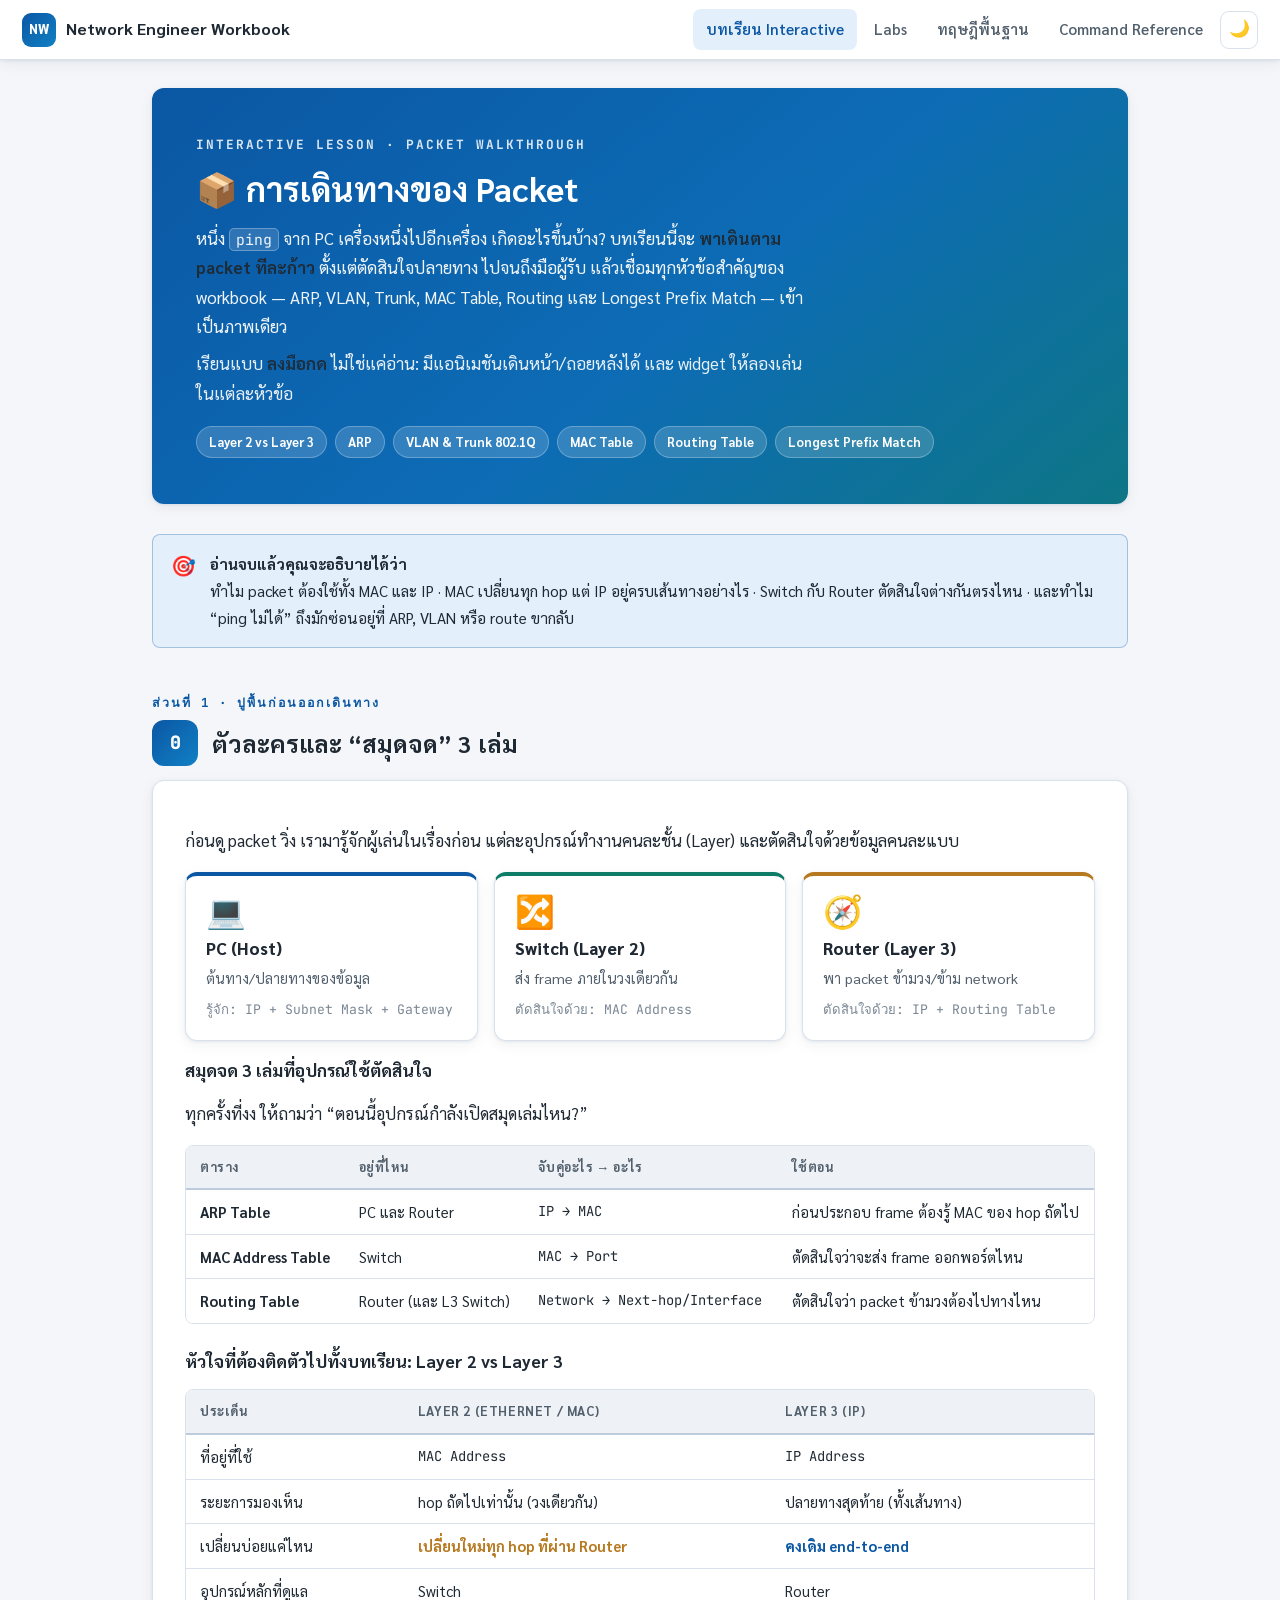
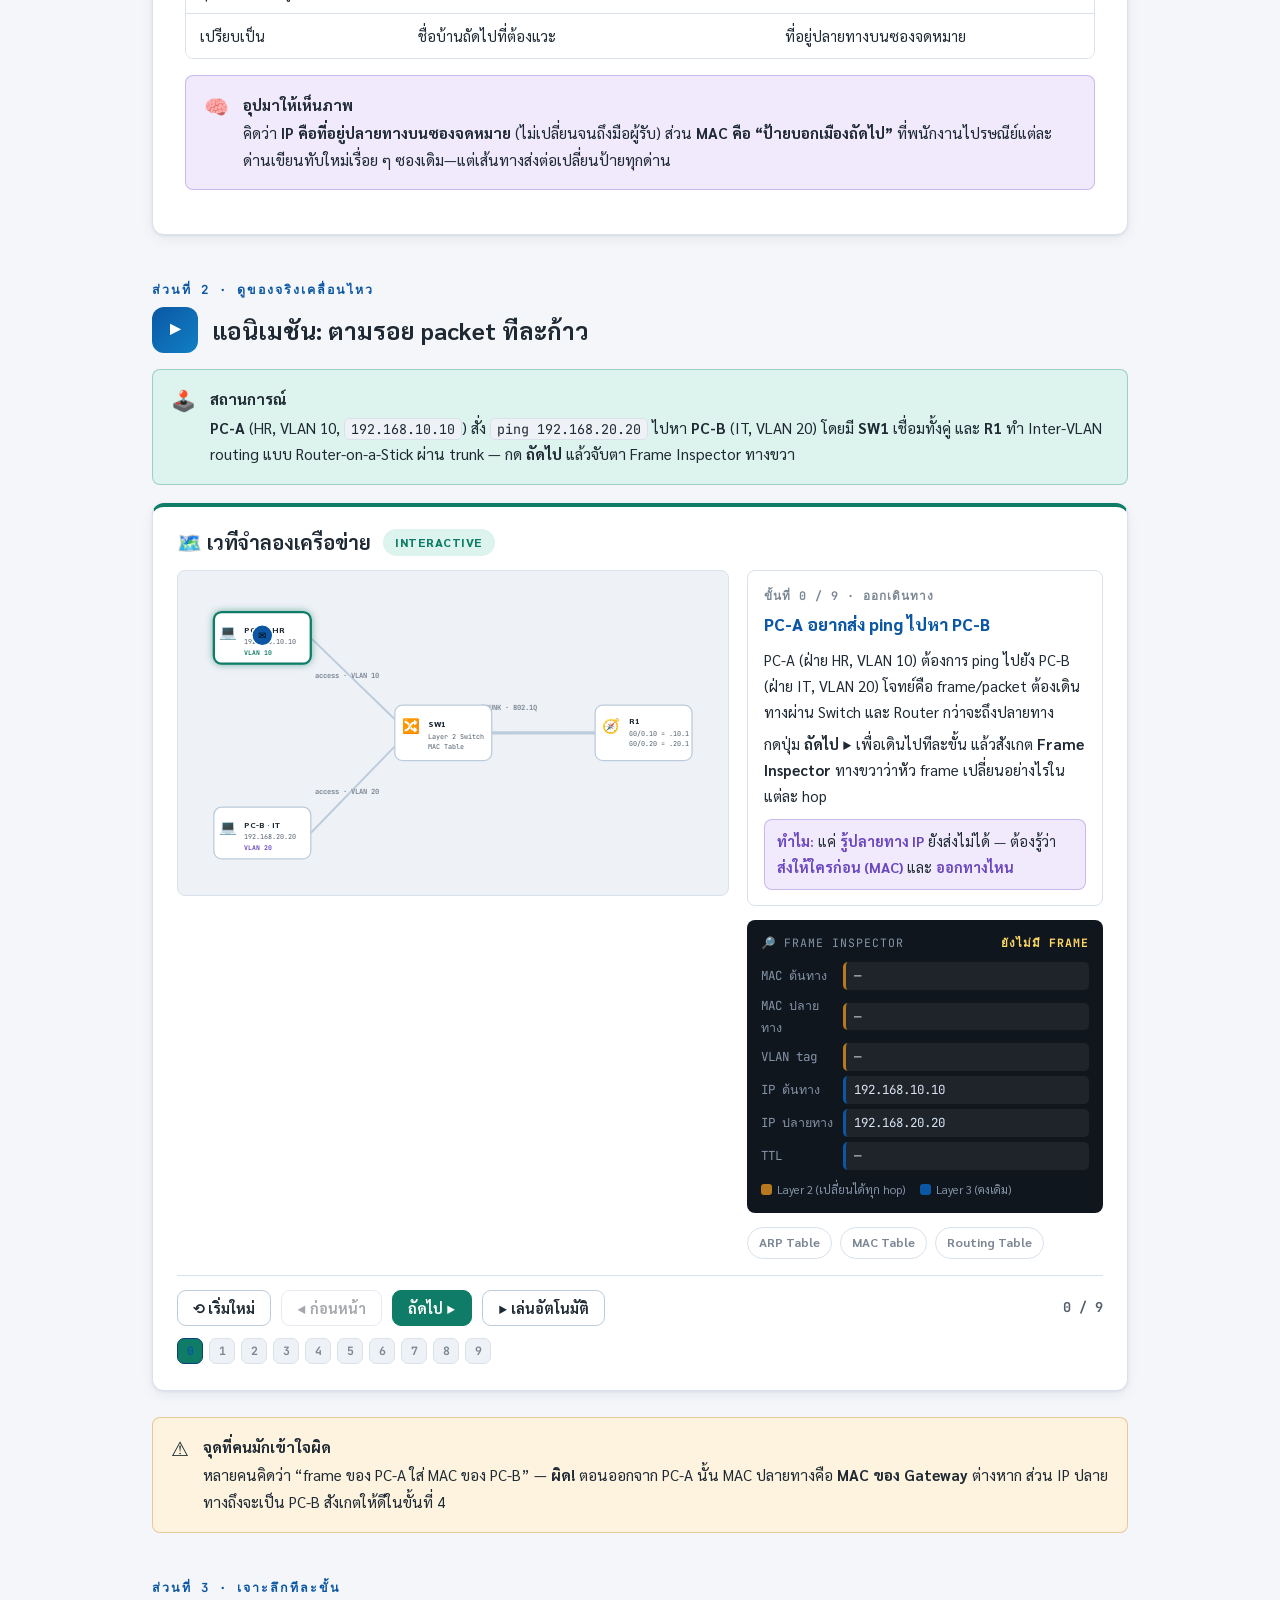
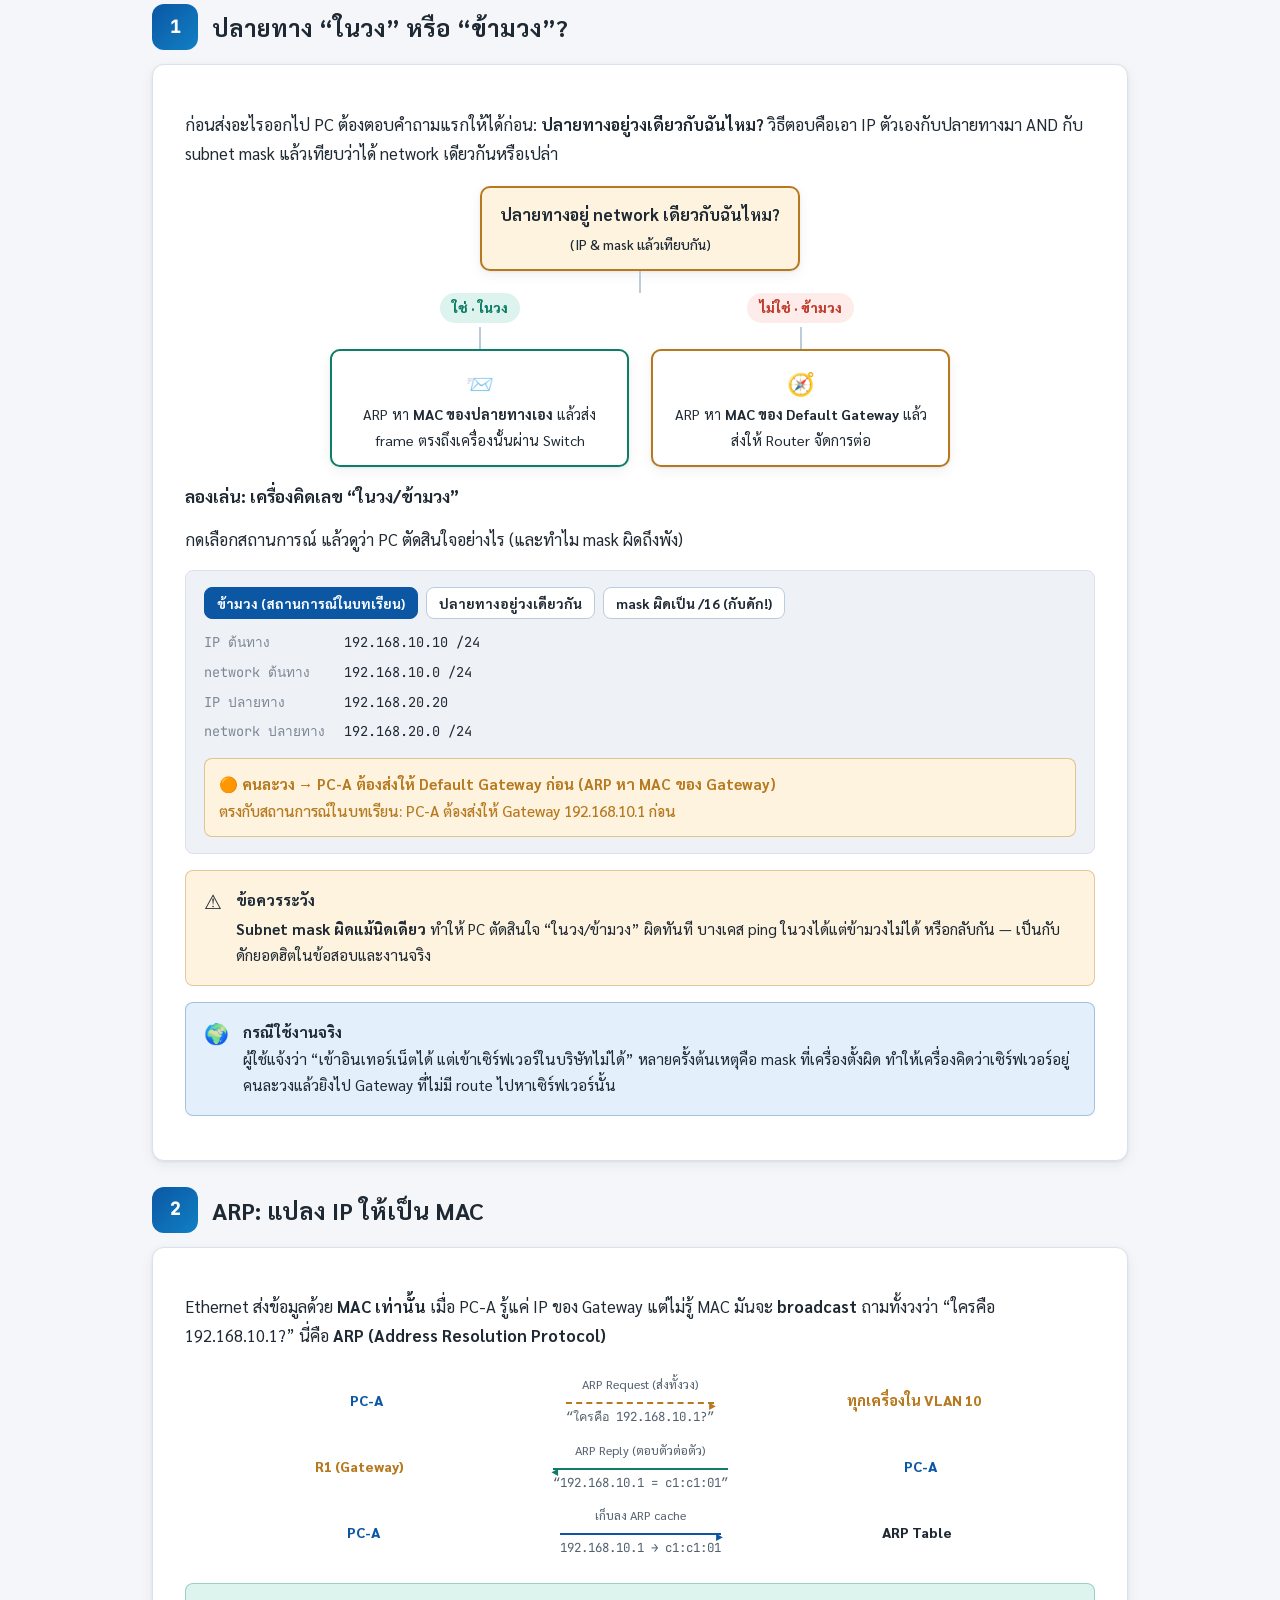
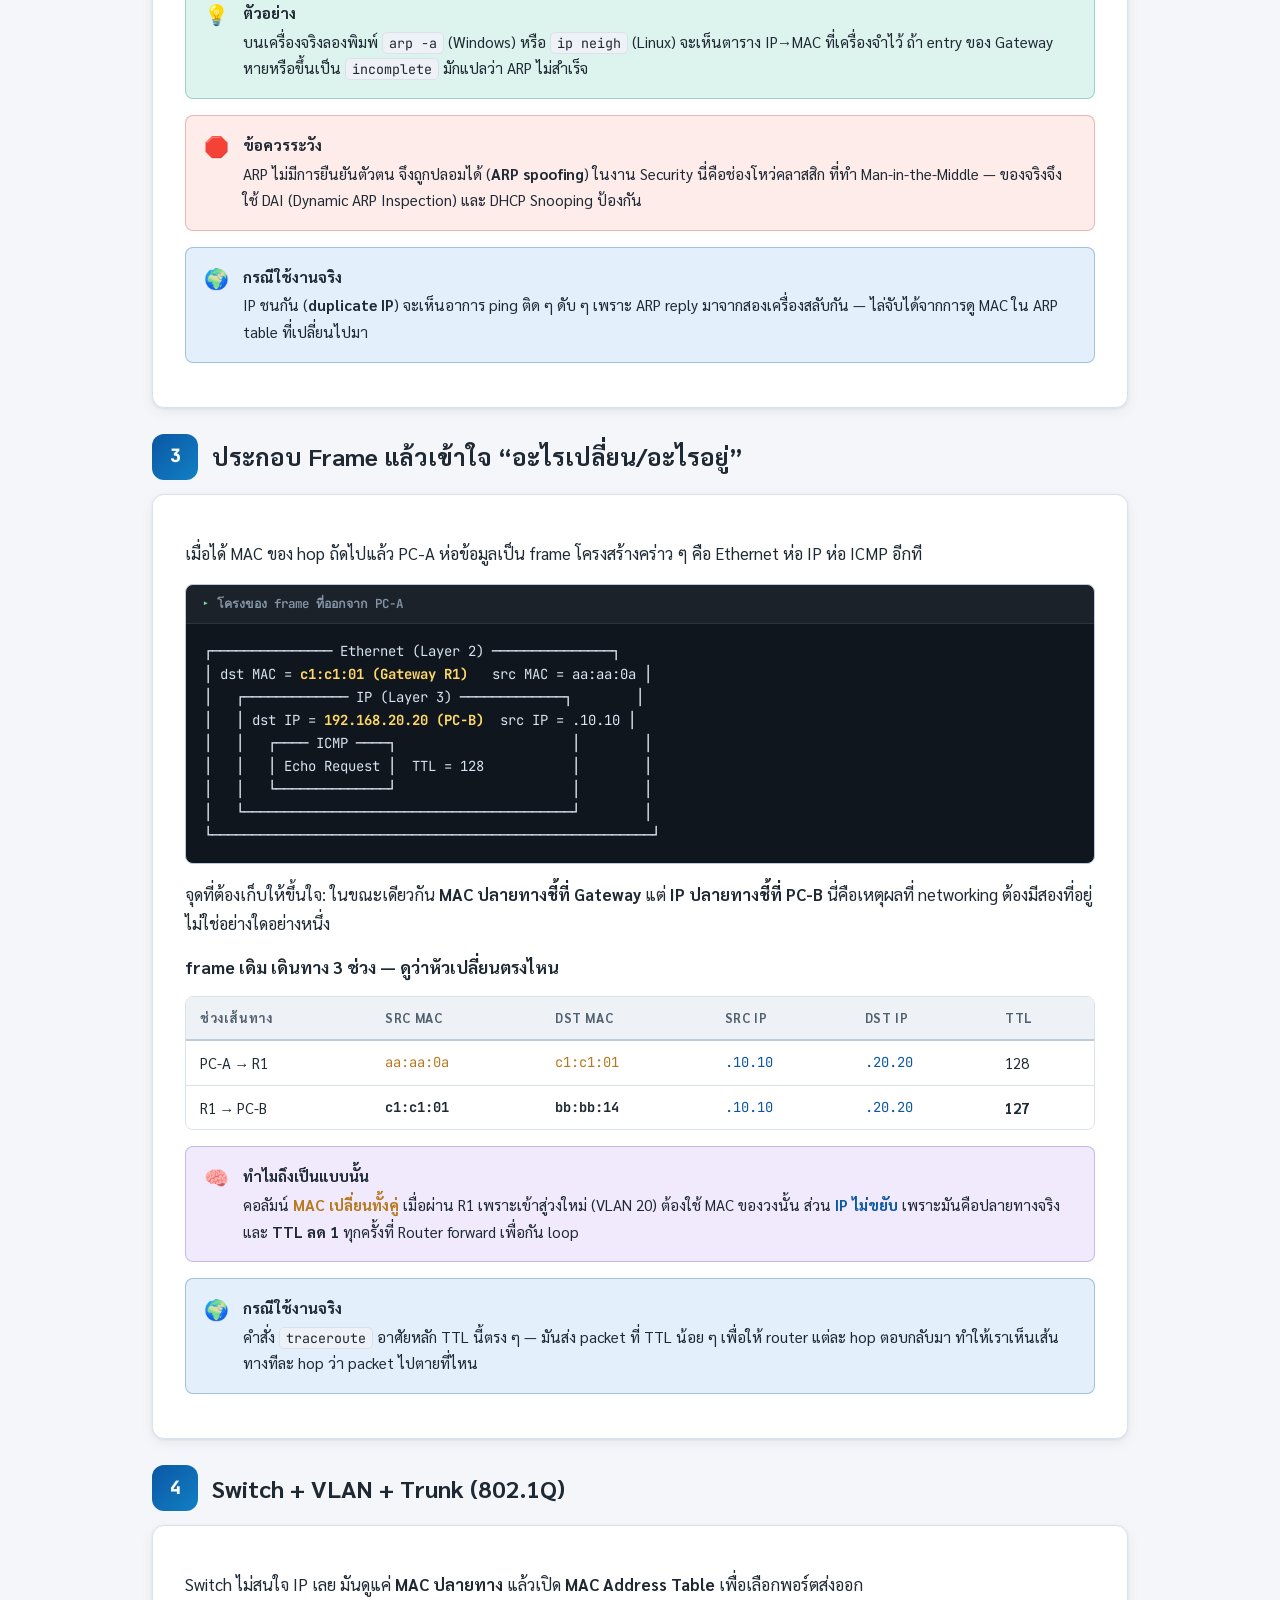
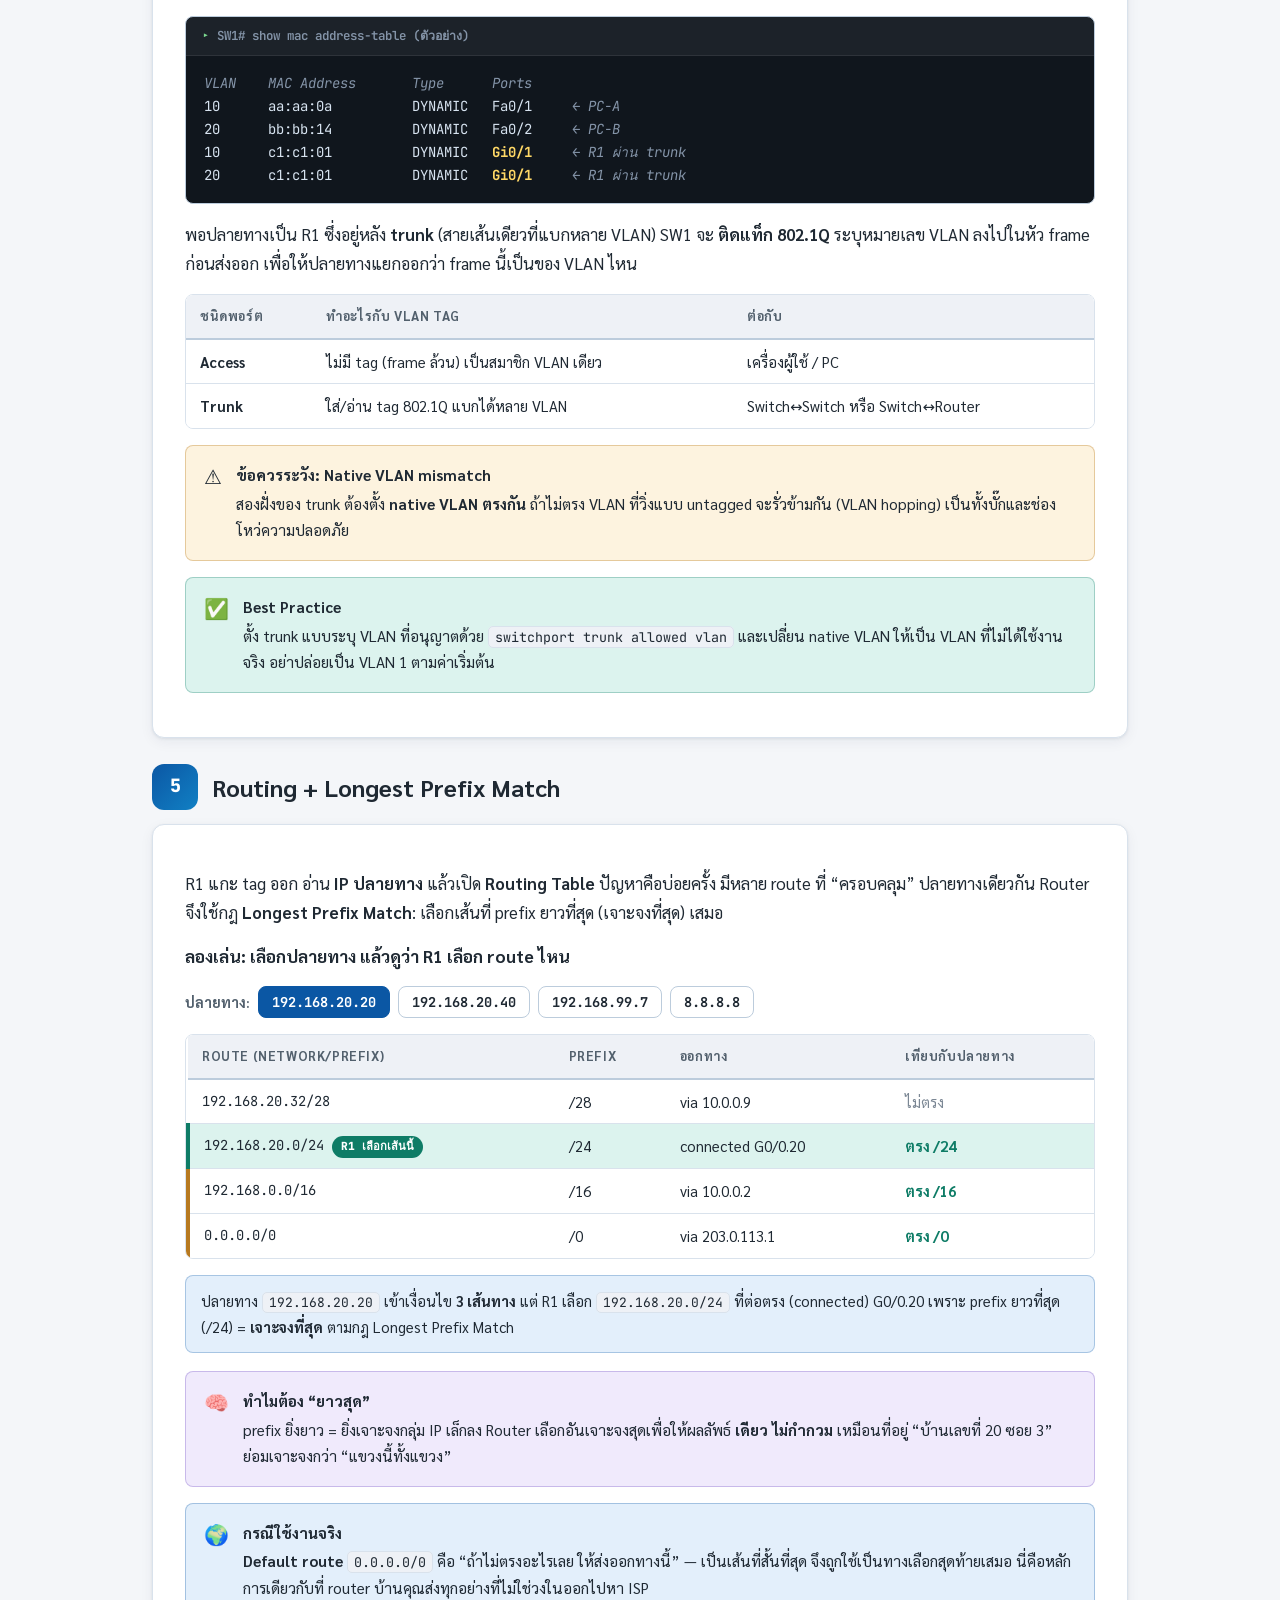
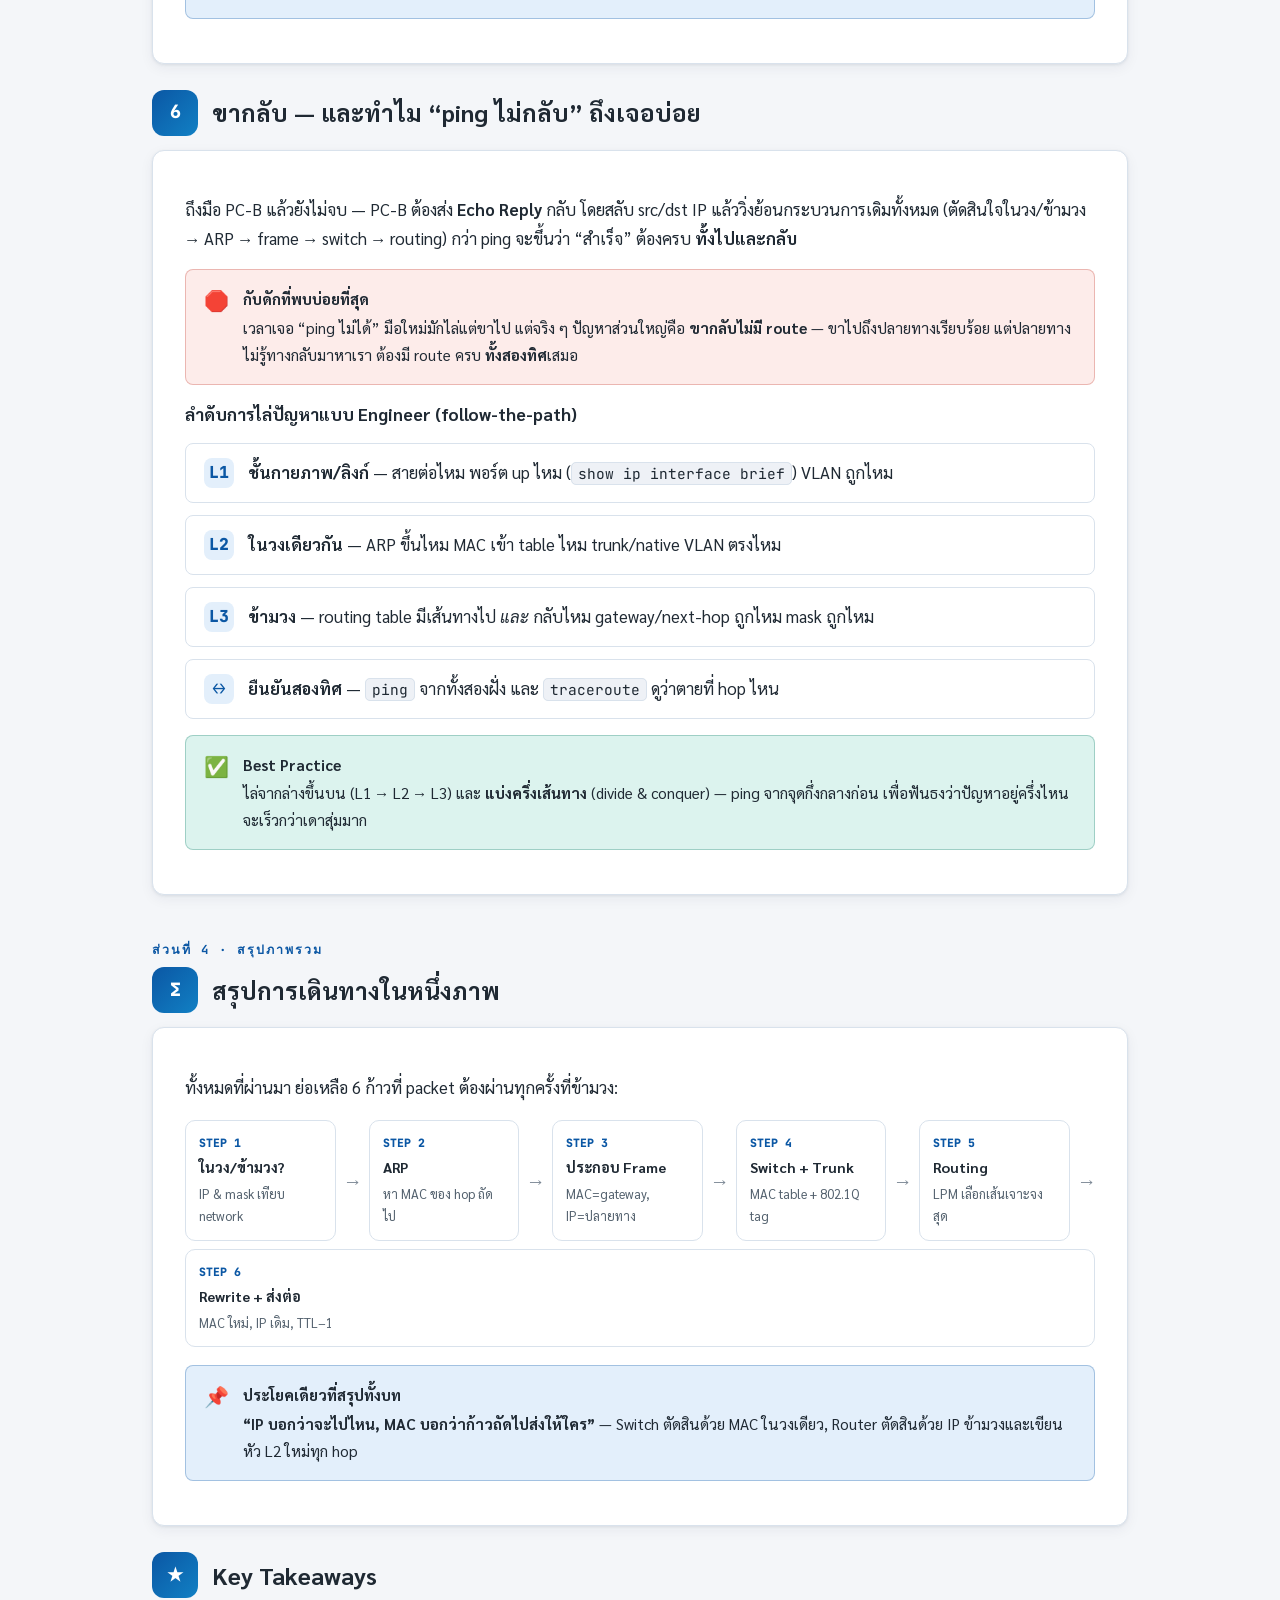
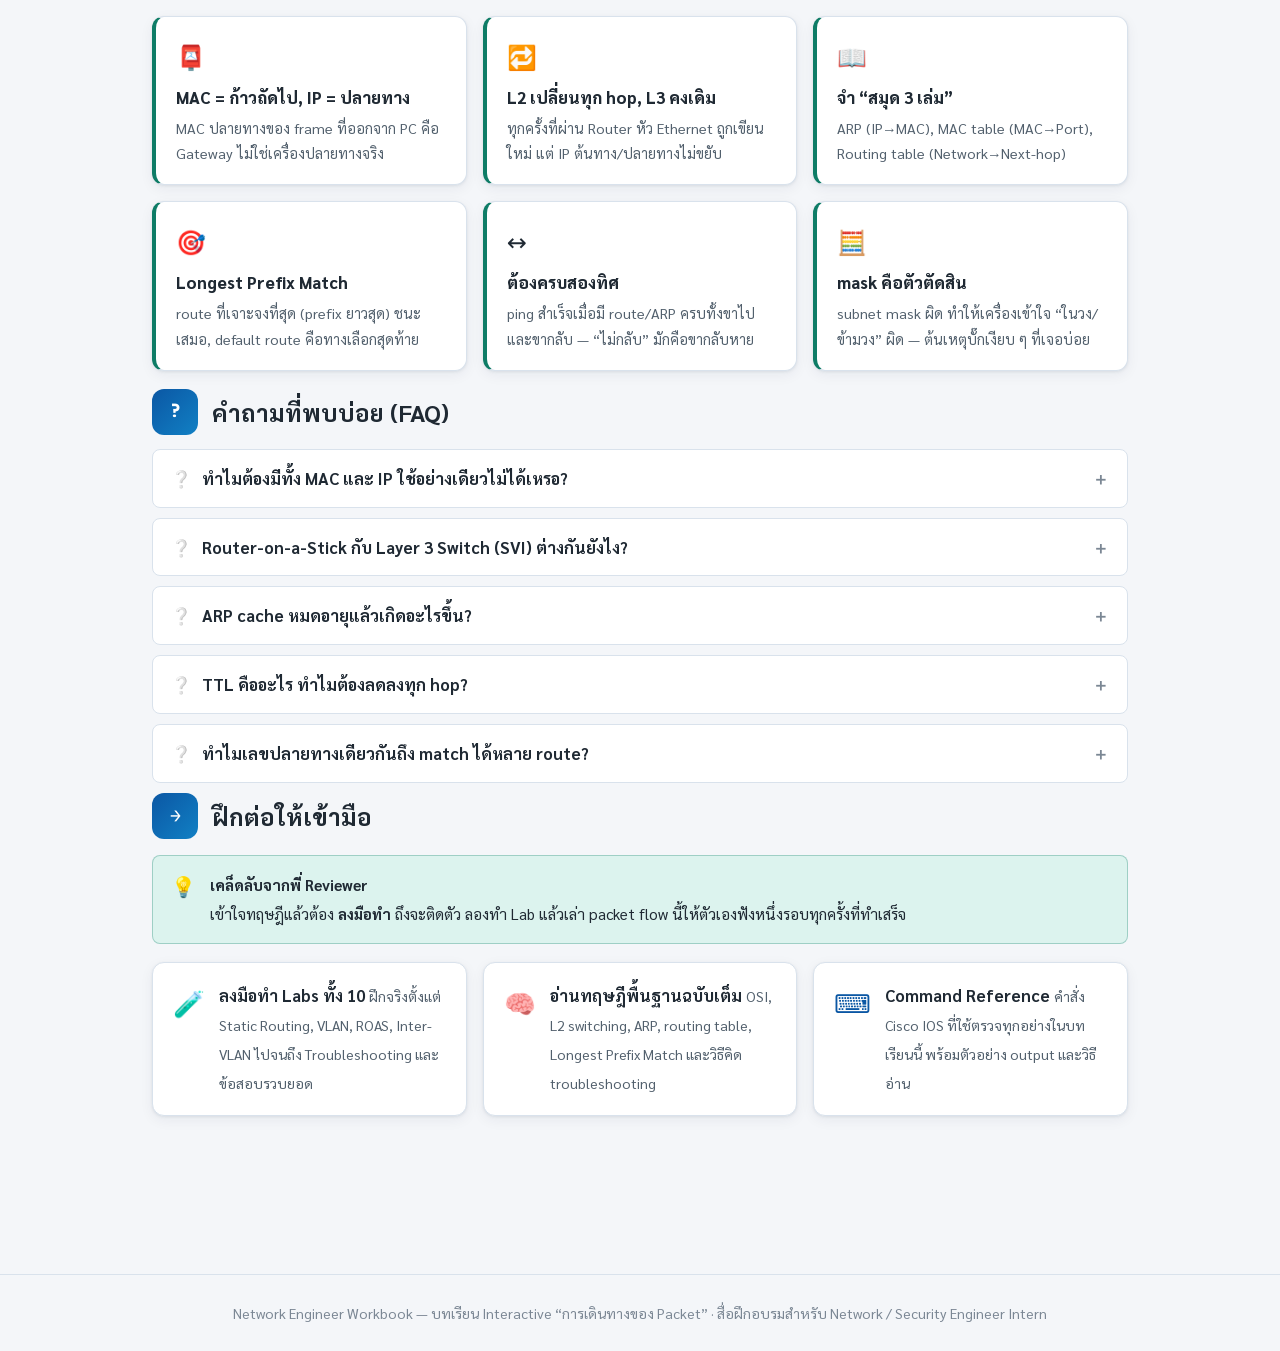
<file: index.html>
<!DOCTYPE html>
<html lang="th">
<head>
  <meta charset="UTF-8">
  <meta name="viewport" content="width=device-width, initial-scale=1.0">
  <title>การเดินทางของ Packet — บทเรียน Interactive | Network Engineer Workbook</title>
  <meta name="description" content="บทเรียน Interactive ภาษาไทย: ตามรอย packet จาก PC ต้นทางถึงปลายทางทีละขั้น — subnet decision, ARP, Ethernet frame, VLAN/Trunk, MAC table, Routing table, Longest Prefix Match และ Layer 2 vs Layer 3 พร้อมแอนิเมชันและ widget โต้ตอบได้">
  <link rel="preconnect" href="https://fonts.googleapis.com">
  <link rel="preconnect" href="https://fonts.gstatic.com" crossorigin>
  <link href="https://fonts.googleapis.com/css2?family=Sarabun:wght@400;500;600;700;800&family=JetBrains+Mono:wght@400;700&display=swap" rel="stylesheet">
  <link rel="stylesheet" href="assets/css/style.css">
  <link rel="stylesheet" href="assets/css/interactive.css">
  <link rel="icon" href="data:image/svg+xml,<svg xmlns=%22http://www.w3.org/2000/svg%22 viewBox=%220 0 100 100%22><text y=%22.9em%22 font-size=%2290%22>📦</text></svg>">
</head>
<body data-page="journey">

  <header class="topbar">
    <a class="brand" href="index.html">
      <span class="brand-badge">NW</span>
      <span>Network Engineer Workbook</span>
    </a>
    <nav>
      <a href="index.html" class="active">บทเรียน Interactive</a>
      <a href="workbook.html">Labs</a>
      <a href="fundamentals.html">ทฤษฎีพื้นฐาน</a>
      <a href="commands.html">Command Reference</a>
      <button class="theme-toggle" type="button" aria-label="สลับโหมดสว่าง/มืด">🌙</button>
    </nav>
  </header>

  <div class="layout single">
    <main class="content">

      <!-- ============================================================
           INTRODUCTION
           ============================================================ -->
      <section class="hero">
        <div class="hero-kicker">Interactive Lesson · Packet Walkthrough</div>
        <h1>📦 การเดินทางของ Packet</h1>
        <p>
          หนึ่ง <code style="background:rgba(255,255,255,.15);border-color:rgba(255,255,255,.3);color:#fff">ping</code>
          จาก PC เครื่องหนึ่งไปอีกเครื่อง เกิดอะไรขึ้นบ้าง? บทเรียนนี้จะ
          <strong>พาเดินตาม packet ทีละก้าว</strong> ตั้งแต่ตัดสินใจปลายทาง ไปจนถึงมือผู้รับ
          แล้วเชื่อมทุกหัวข้อสำคัญของ workbook — ARP, VLAN, Trunk, MAC Table, Routing และ Longest Prefix Match — เข้าเป็นภาพเดียว
        </p>
        <p style="opacity:.9">
          เรียนแบบ <strong>ลงมือกด</strong> ไม่ใช่แค่อ่าน: มีแอนิเมชันเดินหน้า/ถอยหลังได้ และ widget ให้ลองเล่นในแต่ละหัวข้อ
        </p>
        <div class="hero-badges">
          <span class="badge">Layer 2 vs Layer 3</span>
          <span class="badge">ARP</span>
          <span class="badge">VLAN &amp; Trunk 802.1Q</span>
          <span class="badge">MAC Table</span>
          <span class="badge">Routing Table</span>
          <span class="badge">Longest Prefix Match</span>
        </div>
      </section>

      <div class="callout info">
        <span class="co-icon">🎯</span>
        <div class="co-body">
          <span class="co-title">อ่านจบแล้วคุณจะอธิบายได้ว่า</span>
          ทำไม packet ต้องใช้ทั้ง MAC และ IP · MAC เปลี่ยนทุก hop แต่ IP อยู่ครบเส้นทางอย่างไร ·
          Switch กับ Router ตัดสินใจต่างกันตรงไหน · และทำไม “ping ไม่ได้” ถึงมักซ่อนอยู่ที่ ARP, VLAN หรือ route ขากลับ
        </div>
      </div>

      <!-- ============================================================
           CONCEPT OVERVIEW
           ============================================================ -->
      <p class="lesson-part">ส่วนที่ 1 · ปูพื้นก่อนออกเดินทาง</p>
      <h2 class="big-step"><span class="bs-num">0</span> ตัวละครและ “สมุดจด” 3 เล่ม</h2>

      <section class="section-card">
        <p>
          ก่อนดู packet วิ่ง เรามารู้จักผู้เล่นในเรื่องก่อน แต่ละอุปกรณ์ทำงานคนละชั้น (Layer) และตัดสินใจด้วยข้อมูลคนละแบบ
        </p>

        <div class="cast-grid">
          <div class="cast-card l3">
            <div class="cc-emoji">💻</div>
            <div class="cc-name">PC (Host)</div>
            <div class="cc-role">ต้นทาง/ปลายทางของข้อมูล</div>
            <div class="cc-meta">รู้จัก: IP + Subnet Mask + Gateway</div>
          </div>
          <div class="cast-card sw">
            <div class="cc-emoji">🔀</div>
            <div class="cc-name">Switch (Layer 2)</div>
            <div class="cc-role">ส่ง frame ภายในวงเดียวกัน</div>
            <div class="cc-meta">ตัดสินใจด้วย: MAC Address</div>
          </div>
          <div class="cast-card l2">
            <div class="cc-emoji">🧭</div>
            <div class="cc-name">Router (Layer 3)</div>
            <div class="cc-role">พา packet ข้ามวง/ข้าม network</div>
            <div class="cc-meta">ตัดสินใจด้วย: IP + Routing Table</div>
          </div>
        </div>

        <h3>สมุดจด 3 เล่มที่อุปกรณ์ใช้ตัดสินใจ</h3>
        <p>ทุกครั้งที่งง ให้ถามว่า “ตอนนี้อุปกรณ์กำลังเปิดสมุดเล่มไหน?”</p>
        <div class="table-wrap">
          <table class="data">
            <thead>
              <tr><th>ตาราง</th><th>อยู่ที่ไหน</th><th>จับคู่อะไร → อะไร</th><th>ใช้ตอน</th></tr>
            </thead>
            <tbody>
              <tr>
                <td><strong>ARP Table</strong></td>
                <td>PC และ Router</td>
                <td class="mono">IP → MAC</td>
                <td>ก่อนประกอบ frame ต้องรู้ MAC ของ hop ถัดไป</td>
              </tr>
              <tr>
                <td><strong>MAC Address Table</strong></td>
                <td>Switch</td>
                <td class="mono">MAC → Port</td>
                <td>ตัดสินใจว่าจะส่ง frame ออกพอร์ตไหน</td>
              </tr>
              <tr>
                <td><strong>Routing Table</strong></td>
                <td>Router (และ L3 Switch)</td>
                <td class="mono">Network → Next-hop/Interface</td>
                <td>ตัดสินใจว่า packet ข้ามวงต้องไปทางไหน</td>
              </tr>
            </tbody>
          </table>
        </div>

        <h3>หัวใจที่ต้องติดตัวไปทั้งบทเรียน: Layer 2 vs Layer 3</h3>
        <div class="table-wrap">
          <table class="data">
            <thead>
              <tr><th>ประเด็น</th><th>Layer 2 (Ethernet / MAC)</th><th>Layer 3 (IP)</th></tr>
            </thead>
            <tbody>
              <tr><td>ที่อยู่ที่ใช้</td><td class="mono">MAC Address</td><td class="mono">IP Address</td></tr>
              <tr><td>ระยะการมองเห็น</td><td>hop ถัดไปเท่านั้น (วงเดียวกัน)</td><td>ปลายทางสุดท้าย (ทั้งเส้นทาง)</td></tr>
              <tr><td>เปลี่ยนบ่อยแค่ไหน</td><td><strong style="color:var(--l2)">เปลี่ยนใหม่ทุก hop ที่ผ่าน Router</strong></td><td><strong style="color:var(--l3)">คงเดิม end-to-end</strong></td></tr>
              <tr><td>อุปกรณ์หลักที่ดูแล</td><td>Switch</td><td>Router</td></tr>
              <tr><td>เปรียบเป็น</td><td>ชื่อบ้านถัดไปที่ต้องแวะ</td><td>ที่อยู่ปลายทางบนซองจดหมาย</td></tr>
            </tbody>
          </table>
        </div>

        <div class="callout think">
          <span class="co-icon">🧠</span>
          <div class="co-body">
            <span class="co-title">อุปมาให้เห็นภาพ</span>
            คิดว่า <strong>IP คือที่อยู่ปลายทางบนซองจดหมาย</strong> (ไม่เปลี่ยนจนถึงมือผู้รับ) ส่วน
            <strong>MAC คือ “ป้ายบอกเมืองถัดไป”</strong> ที่พนักงานไปรษณีย์แต่ละด่านเขียนทับใหม่เรื่อย ๆ
            ซองเดิม—แต่เส้นทางส่งต่อเปลี่ยนป้ายทุกด่าน
          </div>
        </div>
      </section>

      <!-- ============================================================
           FLAGSHIP: INTERACTIVE JOURNEY
           ============================================================ -->
      <p class="lesson-part">ส่วนที่ 2 · ดูของจริงเคลื่อนไหว</p>
      <h2 class="big-step"><span class="bs-num">▶</span> แอนิเมชัน: ตามรอย packet ทีละก้าว</h2>

      <div class="callout tip">
        <span class="co-icon">🕹️</span>
        <div class="co-body">
          <span class="co-title">สถานการณ์</span>
          <strong>PC-A</strong> (HR, VLAN 10, <code>192.168.10.10</code>) สั่ง <code>ping 192.168.20.20</code> ไปหา
          <strong>PC-B</strong> (IT, VLAN 20) โดยมี <strong>SW1</strong> เชื่อมทั้งคู่ และ <strong>R1</strong> ทำ
          Inter-VLAN routing แบบ Router-on-a-Stick ผ่าน trunk — กด <b>ถัดไป</b> แล้วจับตา Frame Inspector ทางขวา
        </div>
      </div>

      <section class="journey" id="journey" tabindex="0" aria-label="แอนิเมชันการเดินทางของ packet ใช้ปุ่มถัดไป/ก่อนหน้า">
        <div class="journey-head">
          <h3>🗺️ เวทีจำลองเครือข่าย</h3>
          <span class="phase-pill">Interactive</span>
        </div>

        <div class="stage-wrap">
          <!-- SVG STAGE -->
          <div class="stage">
            <svg id="stage-svg" viewBox="0 0 820 470" role="img" aria-label="แผนผังเครือข่าย PC-A, PC-B, Switch SW1 และ Router R1">
              <!-- edges -->
              <path id="e-a" class="edge" d="M 190 88 L 320 214"></path>
              <path id="e-b" class="edge" d="M 190 390 L 320 256"></path>
              <path id="e-t" class="edge trunk" d="M 470 235 L 630 235"></path>

              <!-- edge labels -->
              <text class="edge-label" x="196" y="150">access · VLAN 10</text>
              <text class="edge-label" x="196" y="330">access · VLAN 20</text>
              <text class="edge-label" x="497" y="200" text-anchor="middle">TRUNK · 802.1Q</text>

              <!-- node: PC-A -->
              <g id="n-pcA" class="node v10">
                <rect x="40" y="48" width="150" height="80" rx="12"></rect>
                <text class="n-emoji" x="62" y="86" text-anchor="middle">💻</text>
                <text class="n-title" x="86" y="80">PC-A · HR</text>
                <text class="n-ip" x="86" y="98">192.168.10.10</text>
                <text class="n-vlan" x="86" y="114">VLAN 10</text>
              </g>

              <!-- node: PC-B -->
              <g id="n-pcB" class="node v20">
                <rect x="40" y="350" width="150" height="80" rx="12"></rect>
                <text class="n-emoji" x="62" y="388" text-anchor="middle">💻</text>
                <text class="n-title" x="86" y="382">PC-B · IT</text>
                <text class="n-ip" x="86" y="400">192.168.20.20</text>
                <text class="n-vlan" x="86" y="416">VLAN 20</text>
              </g>

              <!-- node: SW1 -->
              <g id="n-sw1" class="node">
                <rect x="320" y="192" width="150" height="86" rx="12"></rect>
                <text class="n-emoji" x="345" y="232" text-anchor="middle">🔀</text>
                <text class="n-title" x="372" y="226">SW1</text>
                <text class="n-ip" x="372" y="244">Layer 2 Switch</text>
                <text class="n-ip" x="372" y="260">MAC Table</text>
              </g>

              <!-- node: R1 -->
              <g id="n-r1" class="node">
                <rect x="630" y="192" width="150" height="86" rx="12"></rect>
                <text class="n-emoji" x="655" y="232" text-anchor="middle">🧭</text>
                <text class="n-title" x="682" y="222">R1</text>
                <text class="n-ip" x="682" y="240">G0/0.10 = .10.1</text>
                <text class="n-ip" x="682" y="256">G0/0.20 = .20.1</text>
              </g>

              <!-- packet token (drawn last = on top) -->
              <g id="pkt" class="pkt l3" transform="translate(115,84)">
                <circle class="pkt-body" cx="0" cy="0" r="16"></circle>
                <text class="pkt-emoji" x="0" y="5" text-anchor="middle">✉️</text>
                <g id="pkt-tag" style="display:none">
                  <rect class="pkt-tag-bg" x="-28" y="18" width="56" height="16"></rect>
                  <text id="pkt-tag-text" class="pkt-tag" x="0" y="30" text-anchor="middle">VLAN 10</text>
                </g>
              </g>
            </svg>
          </div>

          <!-- NARRATION + INSPECTOR -->
          <div class="stage-side">
            <div class="narration">
              <div class="nr-step" id="nr-step">ขั้นที่ 0</div>
              <div class="nr-title" id="nr-title">—</div>
              <div class="nr-body" id="nr-body"></div>
              <div class="nr-why" id="nr-why"></div>
            </div>

            <div class="inspector">
              <div class="ins-title">
                <span>🔎 Frame Inspector</span>
                <span class="ins-msg" id="ins-msg">—</span>
              </div>
              <div class="frame-rows" id="frame-rows"></div>
              <div class="frame-legend">
                <span><i class="k-l2"></i> Layer 2 (เปลี่ยนได้ทุก hop)</span>
                <span><i class="k-l3"></i> Layer 3 (คงเดิม)</span>
              </div>
            </div>

            <div class="table-focus">
              <span class="tf" id="tf-arp">ARP Table</span>
              <span class="tf" id="tf-mac">MAC Table</span>
              <span class="tf" id="tf-route">Routing Table</span>
            </div>
          </div>
        </div>

        <div class="journey-controls">
          <button class="ctrl-btn" id="btn-restart" type="button">⟲ เริ่มใหม่</button>
          <button class="ctrl-btn" id="btn-prev" type="button">◀ ก่อนหน้า</button>
          <button class="ctrl-btn primary" id="btn-next" type="button">ถัดไป ▶</button>
          <button class="ctrl-btn" id="btn-play" type="button">▶ เล่นอัตโนมัติ</button>
          <span class="spacer"></span>
          <span class="step-count" id="step-count">0 / 9</span>
        </div>
        <div class="step-dots" id="step-dots" aria-label="ไปยังขั้นที่ต้องการ"></div>
      </section>

      <div class="callout warn">
        <span class="co-icon">⚠️</span>
        <div class="co-body">
          <span class="co-title">จุดที่คนมักเข้าใจผิด</span>
          หลายคนคิดว่า “frame ของ PC-A ใส่ MAC ของ PC-B” — <strong>ผิด!</strong> ตอนออกจาก PC-A นั้น MAC ปลายทางคือ
          <strong>MAC ของ Gateway</strong> ต่างหาก ส่วน IP ปลายทางถึงจะเป็น PC-B สังเกตให้ดีในขั้นที่ 4
        </div>
      </div>

      <!-- ============================================================
           STEP-BY-STEP DEEP DIVE
           ============================================================ -->
      <p class="lesson-part">ส่วนที่ 3 · เจาะลึกทีละขั้น</p>

      <!-- STEP 1 -->
      <h2 class="big-step"><span class="bs-num">1</span> ปลายทาง “ในวง” หรือ “ข้ามวง”?</h2>
      <section class="section-card">
        <p>
          ก่อนส่งอะไรออกไป PC ต้องตอบคำถามแรกให้ได้ก่อน: <strong>ปลายทางอยู่วงเดียวกับฉันไหม?</strong>
          วิธีตอบคือเอา IP ตัวเองกับปลายทางมา AND กับ subnet mask แล้วเทียบว่าได้ network เดียวกันหรือเปล่า
        </p>

        <div class="decision-tree" aria-hidden="false">
          <div class="dt-node q">ปลายทางอยู่ network เดียวกับฉันไหม?<br><span style="font-weight:500;font-size:.85rem">(IP &amp; mask แล้วเทียบกัน)</span></div>
          <div class="dt-connector"></div>
          <div class="dt-branches">
            <div class="dt-branch yes">
              <span class="dt-label">ใช่ · ในวง</span>
              <div class="dt-connector"></div>
              <div class="dt-node outcome local">
                <span class="dt-em">📨</span>
                ARP หา <b>MAC ของปลายทางเอง</b> แล้วส่ง frame ตรงถึงเครื่องนั้นผ่าน Switch
              </div>
            </div>
            <div class="dt-branch no">
              <span class="dt-label">ไม่ใช่ · ข้ามวง</span>
              <div class="dt-connector"></div>
              <div class="dt-node outcome remote">
                <span class="dt-em">🧭</span>
                ARP หา <b>MAC ของ Default Gateway</b> แล้วส่งให้ Router จัดการต่อ
              </div>
            </div>
          </div>
        </div>

        <h3>ลองเล่น: เครื่องคิดเลข “ในวง/ข้ามวง”</h3>
        <p>กดเลือกสถานการณ์ แล้วดูว่า PC ตัดสินใจอย่างไร (และทำไม mask ผิดถึงพัง)</p>
        <div class="subnet-calc" id="subnet-calc">
          <div class="sc-presets">
            <button type="button" data-a="192.168.10.10" data-mask="24" data-b="192.168.20.20"
                    data-note="ตรงกับสถานการณ์ในบทเรียน: PC-A ต้องส่งให้ Gateway 192.168.10.1 ก่อน">
              ข้ามวง (สถานการณ์ในบทเรียน)
            </button>
            <button type="button" data-a="192.168.10.10" data-mask="24" data-b="192.168.10.20"
                    data-note="ปลายทางอยู่ VLAN 10 เดียวกัน ส่งตรงได้ ไม่ต้องพึ่ง Router">
              ปลายทางอยู่วงเดียวกัน
            </button>
            <button type="button" data-a="192.168.10.10" data-mask="16" data-b="192.168.20.20"
                    data-note="⚠️ mask ผิด! PC จะ 'เข้าใจผิด' ว่าปลายทาง local → ARP หา 192.168.20.20 ตรง ๆ → ไม่มีใครตอบ → ping ล้มเหลว">
              mask ผิดเป็น /16 (กับดัก!)
            </button>
          </div>
          <div class="sc-rows" id="sn-out"></div>
          <div class="sc-verdict" id="sn-verdict"></div>
        </div>

        <div class="callout warn">
          <span class="co-icon">⚠️</span>
          <div class="co-body">
            <span class="co-title">ข้อควรระวัง</span>
            <strong>Subnet mask ผิดแม้นิดเดียว</strong> ทำให้ PC ตัดสินใจ “ในวง/ข้ามวง” ผิดทันที บางเคส ping ในวงได้แต่ข้ามวงไม่ได้
            หรือกลับกัน — เป็นกับดักยอดฮิตในข้อสอบและงานจริง
          </div>
        </div>
        <div class="callout info">
          <span class="co-icon">🌍</span>
          <div class="co-body">
            <span class="co-title">กรณีใช้งานจริง</span>
            ผู้ใช้แจ้งว่า “เข้าอินเทอร์เน็ตได้ แต่เข้าเซิร์ฟเวอร์ในบริษัทไม่ได้” หลายครั้งต้นเหตุคือ mask ที่เครื่องตั้งผิด
            ทำให้เครื่องคิดว่าเซิร์ฟเวอร์อยู่คนละวงแล้วยิงไป Gateway ที่ไม่มี route ไปหาเซิร์ฟเวอร์นั้น
          </div>
        </div>
      </section>

      <!-- STEP 2 -->
      <h2 class="big-step"><span class="bs-num">2</span> ARP: แปลง IP ให้เป็น MAC</h2>
      <section class="section-card">
        <p>
          Ethernet ส่งข้อมูลด้วย <strong>MAC เท่านั้น</strong> เมื่อ PC-A รู้แค่ IP ของ Gateway แต่ไม่รู้ MAC
          มันจะ <strong>broadcast</strong> ถามทั้งวงว่า “ใครคือ 192.168.10.1?” นี่คือ <strong>ARP (Address Resolution Protocol)</strong>
        </p>

        <div class="seq" aria-label="ลำดับการทำงานของ ARP">
          <div class="seq-row">
            <div class="seq-actor" style="color:var(--l3)">PC-A</div>
            <div class="seq-arrow broadcast to-right">
              ARP Request (ส่งทั้งวง)
              <span class="seq-line"></span>
              <span class="seq-msg">“ใครคือ 192.168.10.1?”</span>
            </div>
            <div class="seq-actor" style="color:var(--l2)">ทุกเครื่องใน VLAN 10</div>
          </div>
          <div class="seq-row">
            <div class="seq-actor" style="color:var(--l2)">R1 (Gateway)</div>
            <div class="seq-arrow to-left">
              ARP Reply (ตอบตัวต่อตัว)
              <span class="seq-line"></span>
              <span class="seq-msg">“192.168.10.1 = c1:c1:01”</span>
            </div>
            <div class="seq-actor" style="color:var(--l3)">PC-A</div>
          </div>
          <div class="seq-row">
            <div class="seq-actor" style="color:var(--l3)">PC-A</div>
            <div class="seq-arrow to-right">
              เก็บลง ARP cache
              <span class="seq-line"></span>
              <span class="seq-msg">192.168.10.1 → c1:c1:01</span>
            </div>
            <div class="seq-actor">ARP Table</div>
          </div>
        </div>

        <div class="callout tip">
          <span class="co-icon">💡</span>
          <div class="co-body">
            <span class="co-title">ตัวอย่าง</span>
            บนเครื่องจริงลองพิมพ์ <code>arp -a</code> (Windows) หรือ <code>ip neigh</code> (Linux) จะเห็นตาราง IP→MAC
            ที่เครื่องจำไว้ ถ้า entry ของ Gateway หายหรือขึ้นเป็น <code>incomplete</code> มักแปลว่า ARP ไม่สำเร็จ
          </div>
        </div>
        <div class="callout danger">
          <span class="co-icon">🛑</span>
          <div class="co-body">
            <span class="co-title">ข้อควรระวัง</span>
            ARP ไม่มีการยืนยันตัวตน จึงถูกปลอมได้ (<strong>ARP spoofing</strong>) ในงาน Security นี่คือช่องโหว่คลาสสิก
            ที่ทำ Man-in-the-Middle — ของจริงจึงใช้ DAI (Dynamic ARP Inspection) และ DHCP Snooping ป้องกัน
          </div>
        </div>
        <div class="callout info">
          <span class="co-icon">🌍</span>
          <div class="co-body">
            <span class="co-title">กรณีใช้งานจริง</span>
            IP ชนกัน (<strong>duplicate IP</strong>) จะเห็นอาการ ping ติด ๆ ดับ ๆ เพราะ ARP reply มาจากสองเครื่องสลับกัน —
            ไล่จับได้จากการดู MAC ใน ARP table ที่เปลี่ยนไปมา
          </div>
        </div>
      </section>

      <!-- STEP 3 -->
      <h2 class="big-step"><span class="bs-num">3</span> ประกอบ Frame แล้วเข้าใจ “อะไรเปลี่ยน/อะไรอยู่”</h2>
      <section class="section-card">
        <p>
          เมื่อได้ MAC ของ hop ถัดไปแล้ว PC-A ห่อข้อมูลเป็น frame โครงสร้างคร่าว ๆ คือ Ethernet ห่อ IP ห่อ ICMP อีกที
        </p>

        <div class="cli">
          <div class="cli-title">โครงของ frame ที่ออกจาก PC-A</div>
          <pre>┌─────────────── Ethernet (Layer 2) ───────────────┐
│ dst MAC = <span class="hl">c1:c1:01 (Gateway R1)</span>   src MAC = aa:aa:0a │
│   ┌───────────── IP (Layer 3) ─────────────┐        │
│   │ dst IP = <span class="hl">192.168.20.20 (PC-B)</span>  src IP = .10.10 │
│   │   ┌──── ICMP ────┐                      │        │
│   │   │ Echo Request │  TTL = 128           │        │
│   │   └──────────────┘                      │        │
│   └─────────────────────────────────────────┘        │
└───────────────────────────────────────────────────────┘</pre>
        </div>

        <p>
          จุดที่ต้องเก็บให้ขึ้นใจ: ในขณะเดียวกัน <strong>MAC ปลายทางชี้ที่ Gateway</strong> แต่ <strong>IP ปลายทางชี้ที่ PC-B</strong>
          นี่คือเหตุผลที่ networking ต้องมีสองที่อยู่ ไม่ใช่อย่างใดอย่างหนึ่ง
        </p>

        <h3>frame เดิม เดินทาง 3 ช่วง — ดูว่าหัวเปลี่ยนตรงไหน</h3>
        <div class="table-wrap">
          <table class="data">
            <thead>
              <tr><th>ช่วงเส้นทาง</th><th>src MAC</th><th>dst MAC</th><th>src IP</th><th>dst IP</th><th>TTL</th></tr>
            </thead>
            <tbody>
              <tr>
                <td>PC-A → R1</td>
                <td class="mono" style="color:var(--l2)">aa:aa:0a</td>
                <td class="mono" style="color:var(--l2)">c1:c1:01</td>
                <td class="mono" style="color:var(--l3)">.10.10</td>
                <td class="mono" style="color:var(--l3)">.20.20</td>
                <td>128</td>
              </tr>
              <tr>
                <td>R1 → PC-B</td>
                <td class="mono" style="color:var(--l2)"><strong>c1:c1:01</strong></td>
                <td class="mono" style="color:var(--l2)"><strong>bb:bb:14</strong></td>
                <td class="mono" style="color:var(--l3)">.10.10</td>
                <td class="mono" style="color:var(--l3)">.20.20</td>
                <td><strong>127</strong></td>
              </tr>
            </tbody>
          </table>
        </div>
        <div class="callout think">
          <span class="co-icon">🧠</span>
          <div class="co-body">
            <span class="co-title">ทำไมถึงเป็นแบบนั้น</span>
            คอลัมน์ <strong style="color:var(--l2)">MAC เปลี่ยนทั้งคู่</strong> เมื่อผ่าน R1 เพราะเข้าสู่วงใหม่ (VLAN 20) ต้องใช้ MAC ของวงนั้น
            ส่วน <strong style="color:var(--l3)">IP ไม่ขยับ</strong> เพราะมันคือปลายทางจริง และ <strong>TTL ลด 1</strong> ทุกครั้งที่ Router forward เพื่อกัน loop
          </div>
        </div>
        <div class="callout info">
          <span class="co-icon">🌍</span>
          <div class="co-body">
            <span class="co-title">กรณีใช้งานจริง</span>
            คำสั่ง <code>traceroute</code> อาศัยหลัก TTL นี้ตรง ๆ — มันส่ง packet ที่ TTL น้อย ๆ เพื่อให้ router แต่ละ hop
            ตอบกลับมา ทำให้เราเห็นเส้นทางทีละ hop ว่า packet ไปตายที่ไหน
          </div>
        </div>
      </section>

      <!-- STEP 4 -->
      <h2 class="big-step"><span class="bs-num">4</span> Switch + VLAN + Trunk (802.1Q)</h2>
      <section class="section-card">
        <p>
          Switch ไม่สนใจ IP เลย มันดูแค่ <strong>MAC ปลายทาง</strong> แล้วเปิด <strong>MAC Address Table</strong> เพื่อเลือกพอร์ตส่งออก
        </p>

        <div class="cli">
          <div class="cli-title">SW1# show mac address-table (ตัวอย่าง)</div>
          <pre><span class="c">VLAN    MAC Address       Type      Ports</span>
10      aa:aa:0a          DYNAMIC   Fa0/1     <span class="c">← PC-A</span>
20      bb:bb:14          DYNAMIC   Fa0/2     <span class="c">← PC-B</span>
10      c1:c1:01          DYNAMIC   <span class="hl">Gi0/1</span>     <span class="c">← R1 ผ่าน trunk</span>
20      c1:c1:01          DYNAMIC   <span class="hl">Gi0/1</span>     <span class="c">← R1 ผ่าน trunk</span></pre>
        </div>

        <p>
          พอปลายทางเป็น R1 ซึ่งอยู่หลัง <strong>trunk</strong> (สายเส้นเดียวที่แบกหลาย VLAN) SW1 จะ
          <strong>ติดแท็ก 802.1Q</strong> ระบุหมายเลข VLAN ลงไปในหัว frame ก่อนส่งออก เพื่อให้ปลายทางแยกออกว่า frame นี้เป็นของ VLAN ไหน
        </p>

        <div class="table-wrap">
          <table class="data">
            <thead><tr><th>ชนิดพอร์ต</th><th>ทำอะไรกับ VLAN tag</th><th>ต่อกับ</th></tr></thead>
            <tbody>
              <tr><td><strong>Access</strong></td><td>ไม่มี tag (frame ล้วน) เป็นสมาชิก VLAN เดียว</td><td>เครื่องผู้ใช้ / PC</td></tr>
              <tr><td><strong>Trunk</strong></td><td>ใส่/อ่าน tag 802.1Q แบกได้หลาย VLAN</td><td>Switch↔Switch หรือ Switch↔Router</td></tr>
            </tbody>
          </table>
        </div>

        <div class="callout warn">
          <span class="co-icon">⚠️</span>
          <div class="co-body">
            <span class="co-title">ข้อควรระวัง: Native VLAN mismatch</span>
            สองฝั่งของ trunk ต้องตั้ง <strong>native VLAN ตรงกัน</strong> ถ้าไม่ตรง VLAN ที่วิ่งแบบ untagged จะรั่วข้ามกัน
            (VLAN hopping) เป็นทั้งบั๊กและช่องโหว่ความปลอดภัย
          </div>
        </div>
        <div class="callout tip">
          <span class="co-icon">✅</span>
          <div class="co-body">
            <span class="co-title">Best Practice</span>
            ตั้ง trunk แบบระบุ VLAN ที่อนุญาตด้วย <code>switchport trunk allowed vlan</code> และเปลี่ยน native VLAN ให้เป็น VLAN ที่ไม่ได้ใช้งานจริง
            อย่าปล่อยเป็น VLAN 1 ตามค่าเริ่มต้น
          </div>
        </div>
      </section>

      <!-- STEP 5 -->
      <h2 class="big-step"><span class="bs-num">5</span> Routing + Longest Prefix Match</h2>
      <section class="section-card">
        <p>
          R1 แกะ tag ออก อ่าน <strong>IP ปลายทาง</strong> แล้วเปิด <strong>Routing Table</strong> ปัญหาคือบ่อยครั้ง
          มีหลาย route ที่ “ครอบคลุม” ปลายทางเดียวกัน Router จึงใช้กฎ <strong>Longest Prefix Match</strong>:
          เลือกเส้นที่ prefix ยาวที่สุด (เจาะจงที่สุด) เสมอ
        </p>

        <h3>ลองเล่น: เลือกปลายทาง แล้วดูว่า R1 เลือก route ไหน</h3>
        <div class="lpm" id="lpm">
          <div class="lpm-dests">
            <span class="lpm-lbl">ปลายทาง:</span>
            <button type="button" data-ip="192.168.20.20">192.168.20.20</button>
            <button type="button" data-ip="192.168.20.40">192.168.20.40</button>
            <button type="button" data-ip="192.168.99.7">192.168.99.7</button>
            <button type="button" data-ip="8.8.8.8">8.8.8.8</button>
          </div>
          <div class="table-wrap">
            <table class="data lpm-table">
              <thead>
                <tr><th>Route (network/prefix)</th><th>Prefix</th><th>ออกทาง</th><th>เทียบกับปลายทาง</th></tr>
              </thead>
              <tbody>
                <tr data-cidr="192.168.20.32/28" data-via="ผ่าน next-hop 10.0.0.9">
                  <td class="mono">192.168.20.32/28</td><td>/28</td><td>via 10.0.0.9</td><td class="match"></td>
                </tr>
                <tr data-cidr="192.168.20.0/24" data-via="ที่ต่อตรง (connected) G0/0.20">
                  <td class="mono">192.168.20.0/24</td><td>/24</td><td>connected G0/0.20</td><td class="match"></td>
                </tr>
                <tr data-cidr="192.168.0.0/16" data-via="ผ่าน summary route 10.0.0.2">
                  <td class="mono">192.168.0.0/16</td><td>/16</td><td>via 10.0.0.2</td><td class="match"></td>
                </tr>
                <tr data-cidr="0.0.0.0/0" data-via="ผ่าน default route ไป ISP">
                  <td class="mono">0.0.0.0/0</td><td>/0</td><td>via 203.0.113.1</td><td class="match"></td>
                </tr>
              </tbody>
            </table>
          </div>
          <div class="lpm-explain" id="lpm-explain"></div>
        </div>

        <div class="callout think">
          <span class="co-icon">🧠</span>
          <div class="co-body">
            <span class="co-title">ทำไมต้อง “ยาวสุด”</span>
            prefix ยิ่งยาว = ยิ่งเจาะจงกลุ่ม IP เล็กลง Router เลือกอันเจาะจงสุดเพื่อให้ผลลัพธ์ <strong>เดียว ไม่กำกวม</strong>
            เหมือนที่อยู่ “บ้านเลขที่ 20 ซอย 3” ย่อมเจาะจงกว่า “แขวงนี้ทั้งแขวง”
          </div>
        </div>
        <div class="callout info">
          <span class="co-icon">🌍</span>
          <div class="co-body">
            <span class="co-title">กรณีใช้งานจริง</span>
            <strong>Default route</strong> <code>0.0.0.0/0</code> คือ “ถ้าไม่ตรงอะไรเลย ให้ส่งออกทางนี้” — เป็นเส้นที่สั้นที่สุด
            จึงถูกใช้เป็นทางเลือกสุดท้ายเสมอ นี่คือหลักการเดียวกับที่ router บ้านคุณส่งทุกอย่างที่ไม่ใช่วงในออกไปหา ISP
          </div>
        </div>
      </section>

      <!-- STEP 6 -->
      <h2 class="big-step"><span class="bs-num">6</span> ขากลับ — และทำไม “ping ไม่กลับ” ถึงเจอบ่อย</h2>
      <section class="section-card">
        <p>
          ถึงมือ PC-B แล้วยังไม่จบ — PC-B ต้องส่ง <strong>Echo Reply</strong> กลับ โดยสลับ src/dst IP แล้ววิ่งย้อนกระบวนการเดิมทั้งหมด
          (ตัดสินใจในวง/ข้ามวง → ARP → frame → switch → routing) กว่า ping จะขึ้นว่า “สำเร็จ” ต้องครบ <strong>ทั้งไปและกลับ</strong>
        </p>

        <div class="callout danger">
          <span class="co-icon">🛑</span>
          <div class="co-body">
            <span class="co-title">กับดักที่พบบ่อยที่สุด</span>
            เวลาเจอ “ping ไม่ได้” มือใหม่มักไล่แต่ขาไป แต่จริง ๆ ปัญหาส่วนใหญ่คือ <strong>ขากลับไม่มี route</strong> —
            ขาไปถึงปลายทางเรียบร้อย แต่ปลายทางไม่รู้ทางกลับมาหาเรา ต้องมี route ครบ <strong>ทั้งสองทิศ</strong>เสมอ
          </div>
        </div>

        <h3>ลำดับการไล่ปัญหาแบบ Engineer (follow-the-path)</h3>
        <ol class="howto-steps" style="grid-template-columns:1fr">
          <li><span class="hs-num">L1</span><div><strong>ชั้นกายภาพ/ลิงก์</strong> — สายต่อไหม พอร์ต up ไหม (<code>show ip interface brief</code>) VLAN ถูกไหม</div></li>
          <li><span class="hs-num">L2</span><div><strong>ในวงเดียวกัน</strong> — ARP ขึ้นไหม MAC เข้า table ไหม trunk/native VLAN ตรงไหม</div></li>
          <li><span class="hs-num">L3</span><div><strong>ข้ามวง</strong> — routing table มีเส้นทางไป <em>และ</em> กลับไหม gateway/next-hop ถูกไหม mask ถูกไหม</div></li>
          <li><span class="hs-num">↔</span><div><strong>ยืนยันสองทิศ</strong> — <code>ping</code> จากทั้งสองฝั่ง และ <code>traceroute</code> ดูว่าตายที่ hop ไหน</div></li>
        </ol>

        <div class="callout tip">
          <span class="co-icon">✅</span>
          <div class="co-body">
            <span class="co-title">Best Practice</span>
            ไล่จากล่างขึ้นบน (L1 → L2 → L3) และ <strong>แบ่งครึ่งเส้นทาง</strong> (divide &amp; conquer) — ping จากจุดกึ่งกลางก่อน
            เพื่อฟันธงว่าปัญหาอยู่ครึ่งไหน จะเร็วกว่าเดาสุ่มมาก
          </div>
        </div>
      </section>

      <!-- ============================================================
           SUMMARY
           ============================================================ -->
      <p class="lesson-part">ส่วนที่ 4 · สรุปภาพรวม</p>
      <h2 class="big-step"><span class="bs-num">Σ</span> สรุปการเดินทางในหนึ่งภาพ</h2>
      <section class="section-card">
        <p>ทั้งหมดที่ผ่านมา ย่อเหลือ 6 ก้าวที่ packet ต้องผ่านทุกครั้งที่ข้ามวง:</p>
        <div class="summary-flow">
          <div class="sf-step"><div class="sf-n">STEP 1</div><div class="sf-t">ในวง/ข้ามวง?</div><div class="sf-d">IP &amp; mask เทียบ network</div></div>
          <div class="sf-arrow">→</div>
          <div class="sf-step"><div class="sf-n">STEP 2</div><div class="sf-t">ARP</div><div class="sf-d">หา MAC ของ hop ถัดไป</div></div>
          <div class="sf-arrow">→</div>
          <div class="sf-step"><div class="sf-n">STEP 3</div><div class="sf-t">ประกอบ Frame</div><div class="sf-d">MAC=gateway, IP=ปลายทาง</div></div>
          <div class="sf-arrow">→</div>
          <div class="sf-step"><div class="sf-n">STEP 4</div><div class="sf-t">Switch + Trunk</div><div class="sf-d">MAC table + 802.1Q tag</div></div>
          <div class="sf-arrow">→</div>
          <div class="sf-step"><div class="sf-n">STEP 5</div><div class="sf-t">Routing</div><div class="sf-d">LPM เลือกเส้นเจาะจงสุด</div></div>
          <div class="sf-arrow">→</div>
          <div class="sf-step"><div class="sf-n">STEP 6</div><div class="sf-t">Rewrite + ส่งต่อ</div><div class="sf-d">MAC ใหม่, IP เดิม, TTL−1</div></div>
        </div>
        <div class="callout info">
          <span class="co-icon">📌</span>
          <div class="co-body">
            <span class="co-title">ประโยคเดียวที่สรุปทั้งบท</span>
            <strong>“IP บอกว่าจะไปไหน, MAC บอกว่าก้าวถัดไปส่งให้ใคร”</strong> — Switch ตัดสินด้วย MAC ในวงเดียว,
            Router ตัดสินด้วย IP ข้ามวงและเขียนหัว L2 ใหม่ทุก hop
          </div>
        </div>
      </section>

      <!-- ============================================================
           KEY TAKEAWAYS
           ============================================================ -->
      <h2 class="big-step"><span class="bs-num">★</span> Key Takeaways</h2>
      <div class="takeaways">
        <div class="takeaway">
          <div class="tk-em">📮</div>
          <div class="tk-t">MAC = ก้าวถัดไป, IP = ปลายทาง</div>
          <div class="tk-d">MAC ปลายทางของ frame ที่ออกจาก PC คือ Gateway ไม่ใช่เครื่องปลายทางจริง</div>
        </div>
        <div class="takeaway">
          <div class="tk-em">🔁</div>
          <div class="tk-t">L2 เปลี่ยนทุก hop, L3 คงเดิม</div>
          <div class="tk-d">ทุกครั้งที่ผ่าน Router หัว Ethernet ถูกเขียนใหม่ แต่ IP ต้นทาง/ปลายทางไม่ขยับ</div>
        </div>
        <div class="takeaway">
          <div class="tk-em">📖</div>
          <div class="tk-t">จำ “สมุด 3 เล่ม”</div>
          <div class="tk-d">ARP (IP→MAC), MAC table (MAC→Port), Routing table (Network→Next-hop)</div>
        </div>
        <div class="takeaway">
          <div class="tk-em">🎯</div>
          <div class="tk-t">Longest Prefix Match</div>
          <div class="tk-d">route ที่เจาะจงที่สุด (prefix ยาวสุด) ชนะเสมอ, default route คือทางเลือกสุดท้าย</div>
        </div>
        <div class="takeaway">
          <div class="tk-em">↔️</div>
          <div class="tk-t">ต้องครบสองทิศ</div>
          <div class="tk-d">ping สำเร็จเมื่อมี route/ARP ครบทั้งขาไปและขากลับ — “ไม่กลับ” มักคือขากลับหาย</div>
        </div>
        <div class="takeaway">
          <div class="tk-em">🧮</div>
          <div class="tk-t">mask คือตัวตัดสิน</div>
          <div class="tk-d">subnet mask ผิด ทำให้เครื่องเข้าใจ “ในวง/ข้ามวง” ผิด — ต้นเหตุบั๊กเงียบ ๆ ที่เจอบ่อย</div>
        </div>
      </div>

      <!-- ============================================================
           FAQ
           ============================================================ -->
      <h2 class="big-step"><span class="bs-num">?</span> คำถามที่พบบ่อย (FAQ)</h2>
      <div class="faq">
        <details>
          <summary>ทำไมต้องมีทั้ง MAC และ IP ใช้อย่างเดียวไม่ได้เหรอ?</summary>
          <div class="faq-body">
            <p>IP ออกแบบให้ “มีลำดับชั้น” (network + host) จึงสรุปเส้นทางและ route ข้ามโลกได้ ส่วน MAC เป็นเลขประจำการ์ดที่แบนราบ
            ไม่มีโครงสร้างเชิงภูมิศาสตร์ เหมาะกับการส่งภายในวงเดียวเท่านั้น สองอย่างทำคนละหน้าที่จึงต้องมีคู่กัน</p>
          </div>
        </details>
        <details>
          <summary>Router-on-a-Stick กับ Layer 3 Switch (SVI) ต่างกันยังไง?</summary>
          <div class="faq-body">
            <p>ROAS ใช้ Router พอร์ตเดียวแบ่งเป็น subinterface ต่อ VLAN ผ่าน trunk — ประหยัดพอร์ตแต่ traffic ข้าม VLAN ทั้งหมดวิ่งผ่านสายเส้นเดียว (คอขวด)
            ส่วน L3 Switch ทำ routing ในตัวด้วย SVI ความเร็วระดับฮาร์ดแวร์ เหมาะกับเครือข่ายที่โตขึ้น ดูรายละเอียดใน
            <a href="labs/lab04.html">Lab 4</a> และ <a href="labs/lab05.html">Lab 5</a></p>
          </div>
        </details>
        <details>
          <summary>ARP cache หมดอายุแล้วเกิดอะไรขึ้น?</summary>
          <div class="faq-body">
            <p>เมื่อ entry หมดอายุ (ปกติไม่กี่นาที) การส่งครั้งถัดไปจะทริกเกอร์ ARP รอบใหม่ก่อน 1 ครั้ง ทำให้ packet แรกดีเลย์นิดหน่อยหรือหลุดไป 1 ตัว
            แล้วจึงกลับมาปกติ — ไม่ใช่ปัญหา แต่ช่วยอธิบายว่าทำไม ping ตัวแรกบางทีช้ากว่าตัวถัด ๆ ไป</p>
          </div>
        </details>
        <details>
          <summary>TTL คืออะไร ทำไมต้องลดลงทุก hop?</summary>
          <div class="faq-body">
            <p>TTL (Time To Live) คือตัวนับกัน packet วนไม่รู้จบเวลามี routing loop ทุกครั้งที่ Router forward จะลด TTL ลง 1
            ถ้าถึง 0 จะถูกทิ้งแล้วส่ง ICMP Time Exceeded กลับ — <code>traceroute</code> ใช้กลไกนี้แหละในการวาดเส้นทาง</p>
          </div>
        </details>
        <details>
          <summary>ทำไมเลขปลายทางเดียวกันถึง match ได้หลาย route?</summary>
          <div class="faq-body">
            <p>เพราะ route เขียนเป็นช่วง (network/prefix) ที่ซ้อนกันได้ เช่น <code>192.168.20.20</code> อยู่ทั้งใน <code>/24</code>, <code>/16</code> และ <code>/0</code>
            กฎ Longest Prefix Match จึงมีไว้ตัดสินให้เหลือคำตอบเดียว ลองกดเล่นใน widget ของ Step 5 ได้</p>
          </div>
        </details>
      </div>

      <!-- ============================================================
           NEXT STEPS
           ============================================================ -->
      <h2 class="big-step"><span class="bs-num">→</span> ฝึกต่อให้เข้ามือ</h2>
      <div class="callout tip">
        <span class="co-icon">💡</span>
        <div class="co-body">
          <span class="co-title">เคล็ดลับจากพี่ Reviewer</span>
          เข้าใจทฤษฎีแล้วต้อง <strong>ลงมือทำ</strong> ถึงจะติดตัว ลองทำ Lab แล้วเล่า packet flow นี้ให้ตัวเองฟังหนึ่งรอบทุกครั้งที่ทำเสร็จ
        </div>
      </div>
      <div class="next-grid">
        <a class="next-card" href="workbook.html">
          <span class="nx-em">🧪</span>
          <span>
            <span class="nx-t">ลงมือทำ Labs ทั้ง 10</span>
            <span class="nx-d">ฝึกจริงตั้งแต่ Static Routing, VLAN, ROAS, Inter-VLAN ไปจนถึง Troubleshooting และข้อสอบรวบยอด</span>
          </span>
        </a>
        <a class="next-card" href="fundamentals.html">
          <span class="nx-em">🧠</span>
          <span>
            <span class="nx-t">อ่านทฤษฎีพื้นฐานฉบับเต็ม</span>
            <span class="nx-d">OSI, L2 switching, ARP, routing table, Longest Prefix Match และวิธีคิด troubleshooting</span>
          </span>
        </a>
        <a class="next-card" href="commands.html">
          <span class="nx-em">⌨️</span>
          <span>
            <span class="nx-t">Command Reference</span>
            <span class="nx-d">คำสั่ง Cisco IOS ที่ใช้ตรวจทุกอย่างในบทเรียนนี้ พร้อมตัวอย่าง output และวิธีอ่าน</span>
          </span>
        </a>
      </div>

    </main>
  </div>

  <button class="back-top" type="button" aria-label="กลับขึ้นด้านบน">↑</button>

  <footer class="site-footer">
    Network Engineer Workbook — บทเรียน Interactive “การเดินทางของ Packet” · สื่อฝึกอบรมสำหรับ Network / Security Engineer Intern
  </footer>

  <script src="assets/js/main.js"></script>
  <script src="assets/js/packet-journey.js"></script>
</body>
</html>
</file>
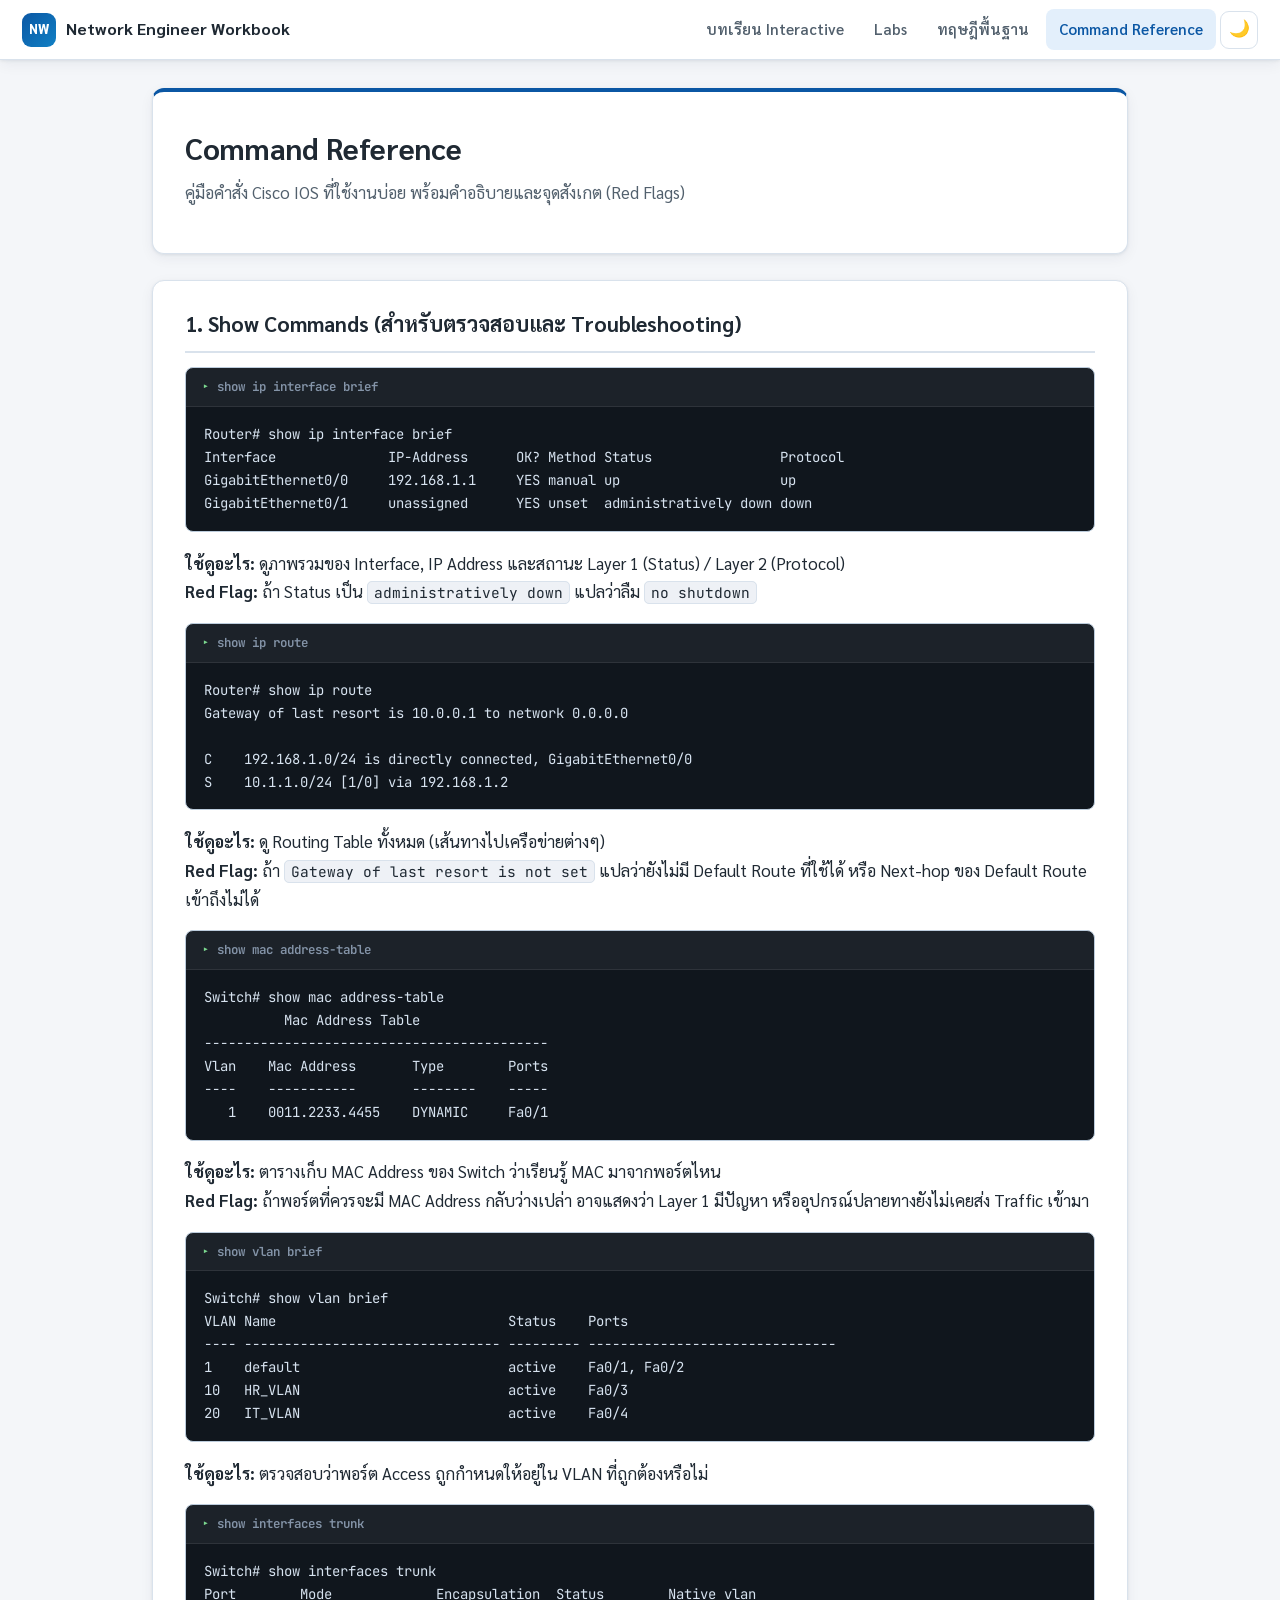
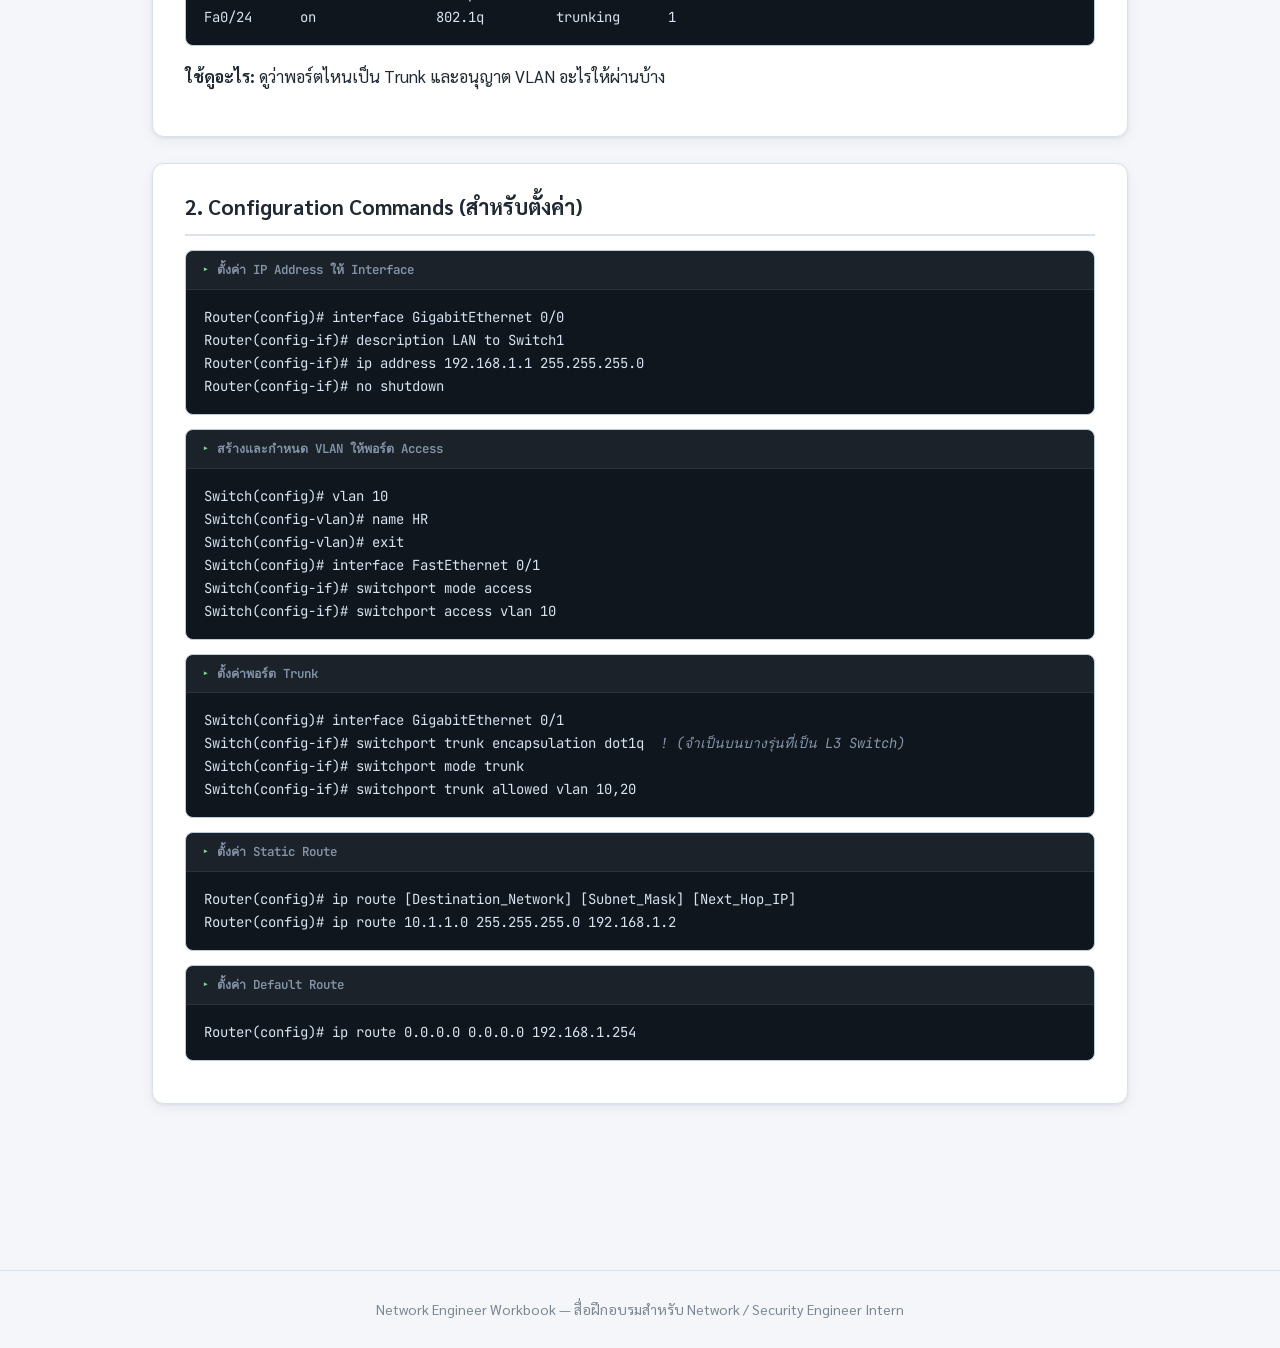
<file: commands.html>
<!DOCTYPE html>
<html lang="th">
<head>
  <meta charset="UTF-8">
  <meta name="viewport" content="width=device-width, initial-scale=1.0">
  <title>Command Reference | Network Engineer Workbook</title>
  <meta name="description" content="คู่มือคำสั่ง Cisco IOS ที่ใช้บ่อย">
  <link rel="preconnect" href="https://fonts.googleapis.com">
  <link rel="preconnect" href="https://fonts.gstatic.com" crossorigin>
  <link href="https://fonts.googleapis.com/css2?family=Sarabun:wght@400;500;600;700;800&family=JetBrains+Mono:wght@400;700&display=swap" rel="stylesheet">
  <link rel="stylesheet" href="assets/css/style.css">
  <link rel="icon" href="data:image/svg+xml,<svg xmlns=%22http://www.w3.org/2000/svg%22 viewBox=%220 0 100 100%22><text y=%22.9em%22 font-size=%2290%22>🌐</text></svg>">
</head>
<body data-page="commands">

  <header class="topbar">
    <a class="brand" href="index.html">
      <span class="brand-badge">NW</span>
      <span>Network Engineer Workbook</span>
    </a>
    <nav>
      <a href="index.html">บทเรียน Interactive</a>
      <a href="workbook.html">Labs</a>
      <a href="fundamentals.html">ทฤษฎีพื้นฐาน</a>
      <a href="commands.html" class="active">Command Reference</a>
      <button class="theme-toggle" type="button" aria-label="สลับโหมดสว่าง/มืด">🌙</button>
    </nav>
  </header>

  <div class="layout single">
    <main class="content">
      <header class="lab-header">
        <h1>Command Reference</h1>
        <p class="lab-sub">คู่มือคำสั่ง Cisco IOS ที่ใช้งานบ่อย พร้อมคำอธิบายและจุดสังเกต (Red Flags)</p>
      </header>

      <section class="section-card">
        <h2>1. Show Commands (สำหรับตรวจสอบและ Troubleshooting)</h2>
        
        <div class="cli">
          <div class="cli-title">show ip interface brief</div>
<pre>Router# show ip interface brief
Interface              IP-Address      OK? Method Status                Protocol
GigabitEthernet0/0     192.168.1.1     YES manual up                    up
GigabitEthernet0/1     unassigned      YES unset  administratively down down</pre>
        </div>
        <p><strong>ใช้ดูอะไร:</strong> ดูภาพรวมของ Interface, IP Address และสถานะ Layer 1 (Status) / Layer 2 (Protocol)<br>
        <strong>Red Flag:</strong> ถ้า Status เป็น <code>administratively down</code> แปลว่าลืม <code>no shutdown</code></p>

        <div class="cli">
          <div class="cli-title">show ip route</div>
<pre>Router# show ip route
Gateway of last resort is 10.0.0.1 to network 0.0.0.0

C    192.168.1.0/24 is directly connected, GigabitEthernet0/0
S    10.1.1.0/24 [1/0] via 192.168.1.2</pre>
        </div>
        <p><strong>ใช้ดูอะไร:</strong> ดู Routing Table ทั้งหมด (เส้นทางไปเครือข่ายต่างๆ)<br>
        <strong>Red Flag:</strong> ถ้า <code>Gateway of last resort is not set</code> แปลว่ายังไม่มี Default Route ที่ใช้ได้ หรือ Next-hop ของ Default Route เข้าถึงไม่ได้</p>

        <div class="cli">
          <div class="cli-title">show mac address-table</div>
<pre>Switch# show mac address-table
          Mac Address Table
-------------------------------------------
Vlan    Mac Address       Type        Ports
----    -----------       --------    -----
   1    0011.2233.4455    DYNAMIC     Fa0/1</pre>
        </div>
        <p><strong>ใช้ดูอะไร:</strong> ตารางเก็บ MAC Address ของ Switch ว่าเรียนรู้ MAC มาจากพอร์ตไหน<br>
        <strong>Red Flag:</strong> ถ้าพอร์ตที่ควรจะมี MAC Address กลับว่างเปล่า อาจแสดงว่า Layer 1 มีปัญหา หรืออุปกรณ์ปลายทางยังไม่เคยส่ง Traffic เข้ามา</p>

        <div class="cli">
          <div class="cli-title">show vlan brief</div>
<pre>Switch# show vlan brief
VLAN Name                             Status    Ports
---- -------------------------------- --------- -------------------------------
1    default                          active    Fa0/1, Fa0/2
10   HR_VLAN                          active    Fa0/3
20   IT_VLAN                          active    Fa0/4</pre>
        </div>
        <p><strong>ใช้ดูอะไร:</strong> ตรวจสอบว่าพอร์ต Access ถูกกำหนดให้อยู่ใน VLAN ที่ถูกต้องหรือไม่</p>

        <div class="cli">
          <div class="cli-title">show interfaces trunk</div>
<pre>Switch# show interfaces trunk
Port        Mode             Encapsulation  Status        Native vlan
Fa0/24      on               802.1q         trunking      1</pre>
        </div>
        <p><strong>ใช้ดูอะไร:</strong> ดูว่าพอร์ตไหนเป็น Trunk และอนุญาต VLAN อะไรให้ผ่านบ้าง</p>
      </section>

      <section class="section-card">
        <h2>2. Configuration Commands (สำหรับตั้งค่า)</h2>

        <div class="cli">
          <div class="cli-title">ตั้งค่า IP Address ให้ Interface</div>
<pre>Router(config)# interface GigabitEthernet 0/0
Router(config-if)# description LAN to Switch1
Router(config-if)# ip address 192.168.1.1 255.255.255.0
Router(config-if)# no shutdown</pre>
        </div>

        <div class="cli">
          <div class="cli-title">สร้างและกำหนด VLAN ให้พอร์ต Access</div>
<pre>Switch(config)# vlan 10
Switch(config-vlan)# name HR
Switch(config-vlan)# exit
Switch(config)# interface FastEthernet 0/1
Switch(config-if)# switchport mode access
Switch(config-if)# switchport access vlan 10</pre>
        </div>

        <div class="cli">
          <div class="cli-title">ตั้งค่าพอร์ต Trunk</div>
<pre>Switch(config)# interface GigabitEthernet 0/1
Switch(config-if)# switchport trunk encapsulation dot1q  <span class="c">! (จำเป็นบนบางรุ่นที่เป็น L3 Switch)</span>
Switch(config-if)# switchport mode trunk
Switch(config-if)# switchport trunk allowed vlan 10,20</pre>
        </div>

        <div class="cli">
          <div class="cli-title">ตั้งค่า Static Route</div>
<pre>Router(config)# ip route [Destination_Network] [Subnet_Mask] [Next_Hop_IP]
Router(config)# ip route 10.1.1.0 255.255.255.0 192.168.1.2</pre>
        </div>

        <div class="cli">
          <div class="cli-title">ตั้งค่า Default Route</div>
<pre>Router(config)# ip route 0.0.0.0 0.0.0.0 192.168.1.254</pre>
        </div>
      </section>
    </main>
  </div>

  <footer class="site-footer">
    Network Engineer Workbook — สื่อฝึกอบรมสำหรับ Network / Security Engineer Intern
  </footer>
  <script src="assets/js/main.js"></script>
</body>
</html>
</file>
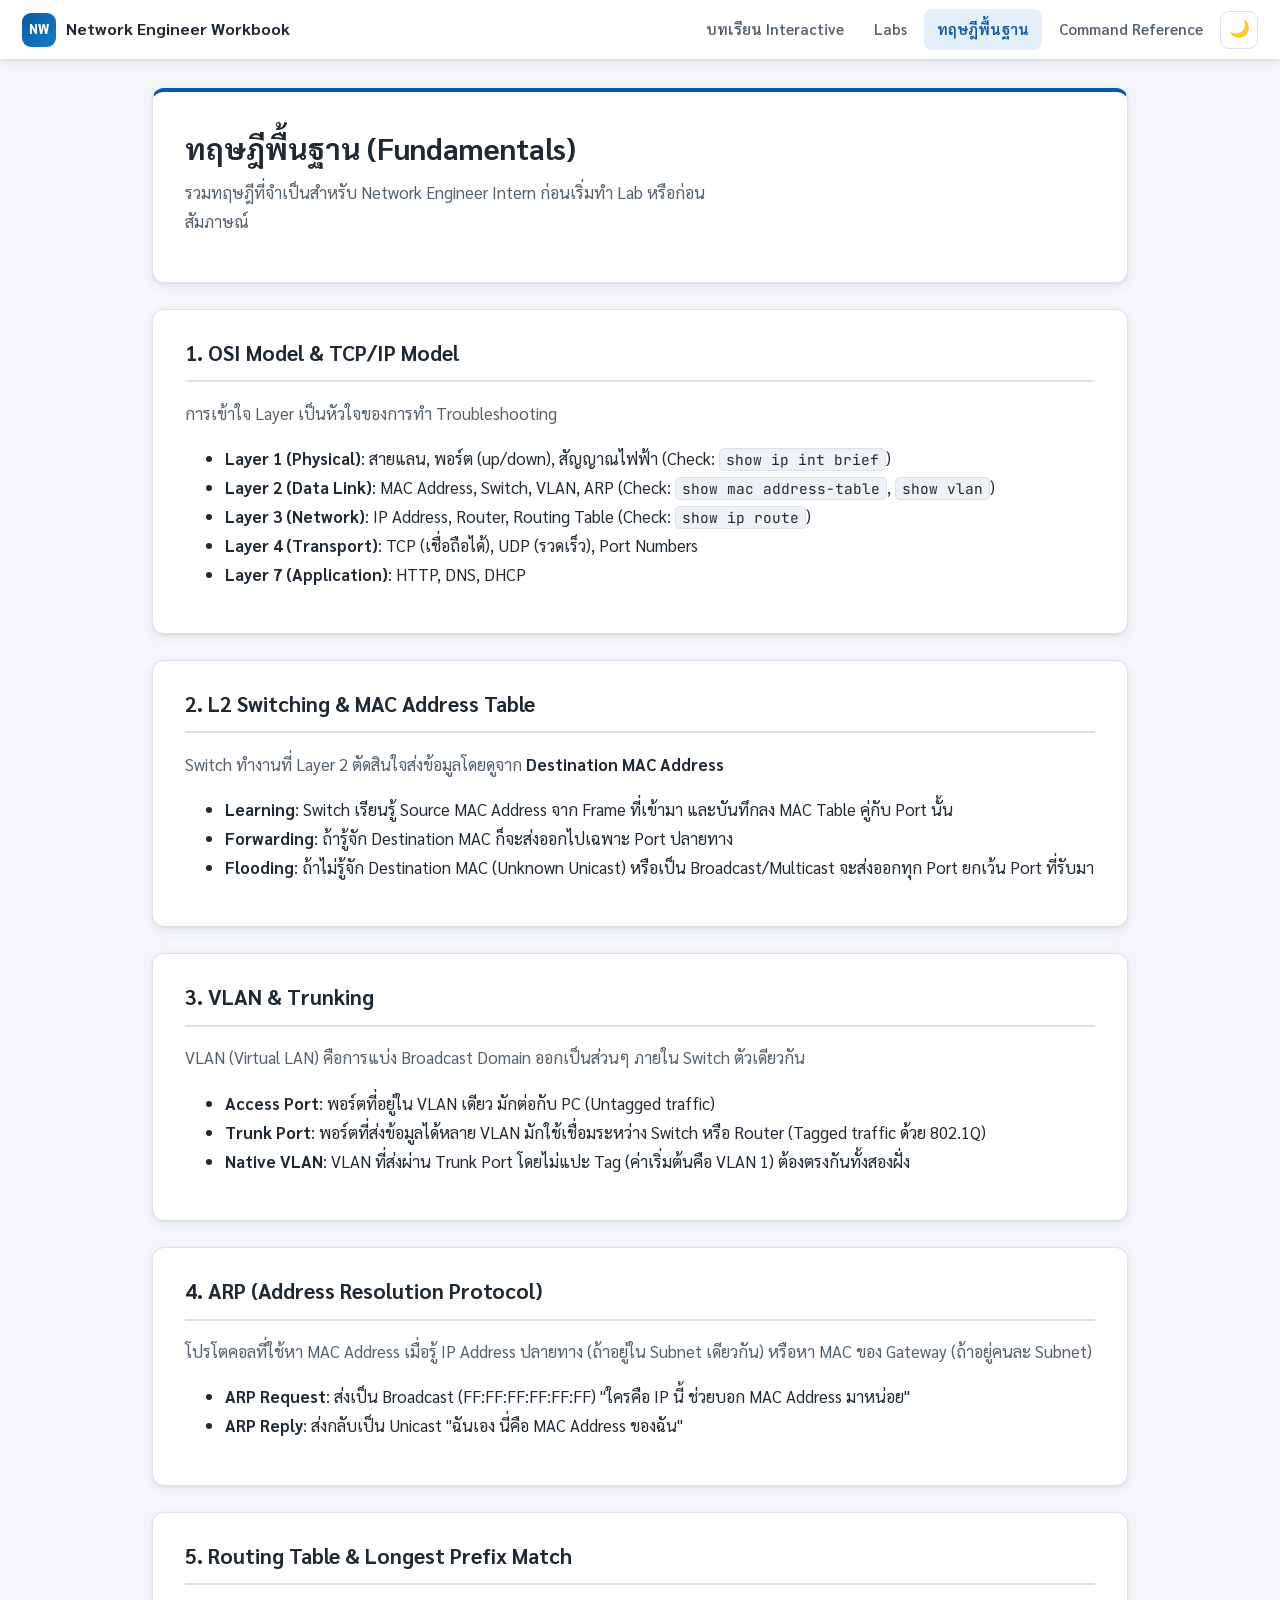
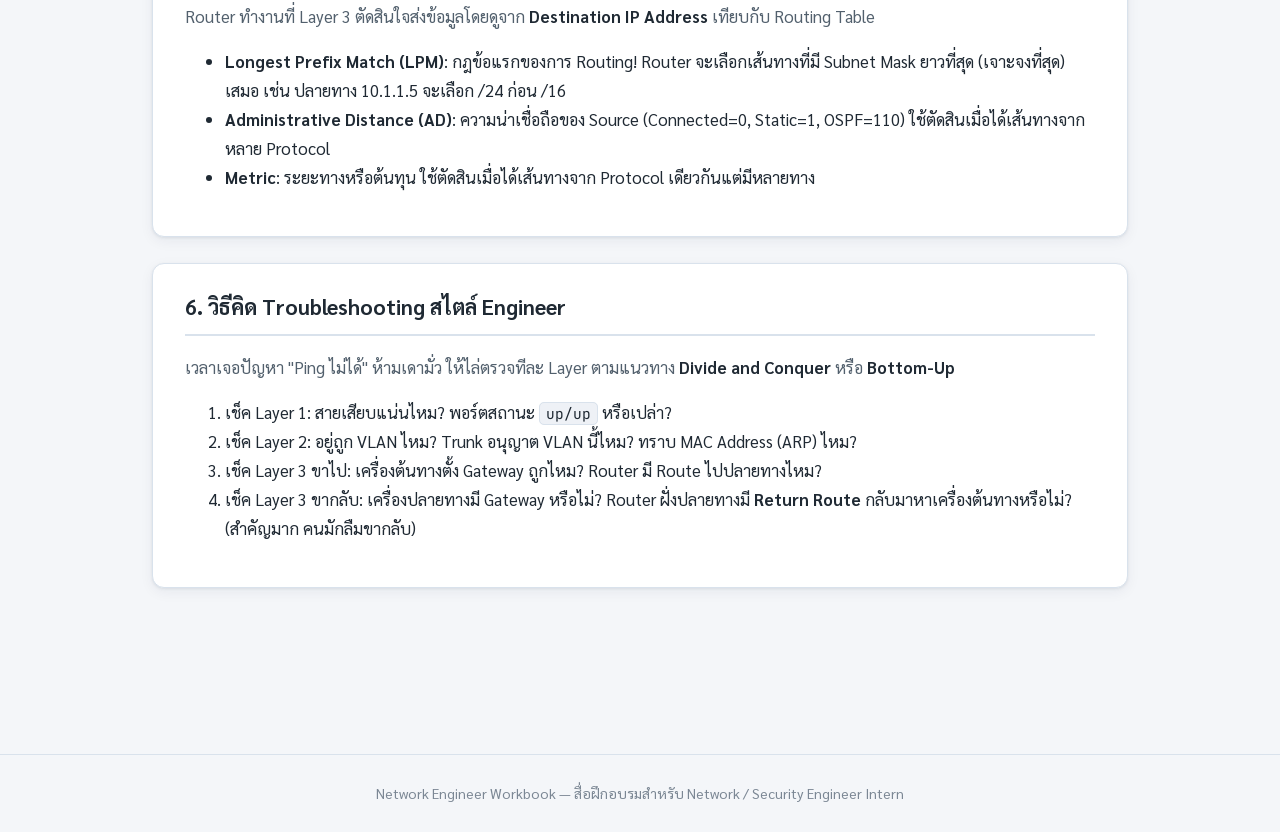
<file: fundamentals.html>
<!DOCTYPE html>
<html lang="th">
<head>
  <meta charset="UTF-8">
  <meta name="viewport" content="width=device-width, initial-scale=1.0">
  <title>ทฤษฎีพื้นฐาน | Network Engineer Workbook</title>
  <meta name="description" content="ทฤษฎีพื้นฐานสำหรับ Network Engineer Intern">
  <link rel="preconnect" href="https://fonts.googleapis.com">
  <link rel="preconnect" href="https://fonts.gstatic.com" crossorigin>
  <link href="https://fonts.googleapis.com/css2?family=Sarabun:wght@400;500;600;700;800&family=JetBrains+Mono:wght@400;700&display=swap" rel="stylesheet">
  <link rel="stylesheet" href="assets/css/style.css">
  <link rel="icon" href="data:image/svg+xml,<svg xmlns=%22http://www.w3.org/2000/svg%22 viewBox=%220 0 100 100%22><text y=%22.9em%22 font-size=%2290%22>🌐</text></svg>">
</head>
<body data-page="fundamentals">

  <header class="topbar">
    <a class="brand" href="index.html">
      <span class="brand-badge">NW</span>
      <span>Network Engineer Workbook</span>
    </a>
    <nav>
      <a href="index.html">บทเรียน Interactive</a>
      <a href="workbook.html">Labs</a>
      <a href="fundamentals.html" class="active">ทฤษฎีพื้นฐาน</a>
      <a href="commands.html">Command Reference</a>
      <button class="theme-toggle" type="button" aria-label="สลับโหมดสว่าง/มืด">🌙</button>
    </nav>
  </header>

  <div class="layout single">
    <main class="content">
      <header class="lab-header">
        <h1>ทฤษฎีพื้นฐาน (Fundamentals)</h1>
        <p class="lab-sub">รวมทฤษฎีที่จำเป็นสำหรับ Network Engineer Intern ก่อนเริ่มทำ Lab หรือก่อนสัมภาษณ์</p>
      </header>

      <section class="section-card">
        <h2>1. OSI Model & TCP/IP Model</h2>
        <p>การเข้าใจ Layer เป็นหัวใจของการทำ Troubleshooting</p>
        <ul>
          <li><strong>Layer 1 (Physical)</strong>: สายแลน, พอร์ต (up/down), สัญญาณไฟฟ้า (Check: <code>show ip int brief</code>)</li>
          <li><strong>Layer 2 (Data Link)</strong>: MAC Address, Switch, VLAN, ARP (Check: <code>show mac address-table</code>, <code>show vlan</code>)</li>
          <li><strong>Layer 3 (Network)</strong>: IP Address, Router, Routing Table (Check: <code>show ip route</code>)</li>
          <li><strong>Layer 4 (Transport)</strong>: TCP (เชื่อถือได้), UDP (รวดเร็ว), Port Numbers</li>
          <li><strong>Layer 7 (Application)</strong>: HTTP, DNS, DHCP</li>
        </ul>
      </section>

      <section class="section-card">
        <h2>2. L2 Switching & MAC Address Table</h2>
        <p>Switch ทำงานที่ Layer 2 ตัดสินใจส่งข้อมูลโดยดูจาก <strong>Destination MAC Address</strong></p>
        <ul>
          <li><strong>Learning</strong>: Switch เรียนรู้ Source MAC Address จาก Frame ที่เข้ามา และบันทึกลง MAC Table คู่กับ Port นั้น</li>
          <li><strong>Forwarding</strong>: ถ้ารู้จัก Destination MAC ก็จะส่งออกไปเฉพาะ Port ปลายทาง</li>
          <li><strong>Flooding</strong>: ถ้าไม่รู้จัก Destination MAC (Unknown Unicast) หรือเป็น Broadcast/Multicast จะส่งออกทุก Port ยกเว้น Port ที่รับมา</li>
        </ul>
      </section>

      <section class="section-card">
        <h2>3. VLAN & Trunking</h2>
        <p>VLAN (Virtual LAN) คือการแบ่ง Broadcast Domain ออกเป็นส่วนๆ ภายใน Switch ตัวเดียวกัน</p>
        <ul>
          <li><strong>Access Port</strong>: พอร์ตที่อยู่ใน VLAN เดียว มักต่อกับ PC (Untagged traffic)</li>
          <li><strong>Trunk Port</strong>: พอร์ตที่ส่งข้อมูลได้หลาย VLAN มักใช้เชื่อมระหว่าง Switch หรือ Router (Tagged traffic ด้วย 802.1Q)</li>
          <li><strong>Native VLAN</strong>: VLAN ที่ส่งผ่าน Trunk Port โดยไม่แปะ Tag (ค่าเริ่มต้นคือ VLAN 1) ต้องตรงกันทั้งสองฝั่ง</li>
        </ul>
      </section>

      <section class="section-card">
        <h2>4. ARP (Address Resolution Protocol)</h2>
        <p>โปรโตคอลที่ใช้หา MAC Address เมื่อรู้ IP Address ปลายทาง (ถ้าอยู่ใน Subnet เดียวกัน) หรือหา MAC ของ Gateway (ถ้าอยู่คนละ Subnet)</p>
        <ul>
          <li><strong>ARP Request</strong>: ส่งเป็น Broadcast (FF:FF:FF:FF:FF:FF) "ใครคือ IP นี้ ช่วยบอก MAC Address มาหน่อย"</li>
          <li><strong>ARP Reply</strong>: ส่งกลับเป็น Unicast "ฉันเอง นี่คือ MAC Address ของฉัน"</li>
        </ul>
      </section>

      <section class="section-card">
        <h2>5. Routing Table & Longest Prefix Match</h2>
        <p>Router ทำงานที่ Layer 3 ตัดสินใจส่งข้อมูลโดยดูจาก <strong>Destination IP Address</strong> เทียบกับ Routing Table</p>
        <ul>
          <li><strong>Longest Prefix Match (LPM)</strong>: กฎข้อแรกของการ Routing! Router จะเลือกเส้นทางที่มี Subnet Mask ยาวที่สุด (เจาะจงที่สุด) เสมอ เช่น ปลายทาง 10.1.1.5 จะเลือก /24 ก่อน /16</li>
          <li><strong>Administrative Distance (AD)</strong>: ความน่าเชื่อถือของ Source (Connected=0, Static=1, OSPF=110) ใช้ตัดสินเมื่อได้เส้นทางจากหลาย Protocol</li>
          <li><strong>Metric</strong>: ระยะทางหรือต้นทุน ใช้ตัดสินเมื่อได้เส้นทางจาก Protocol เดียวกันแต่มีหลายทาง</li>
        </ul>
      </section>

      <section class="section-card">
        <h2>6. วิธีคิด Troubleshooting สไตล์ Engineer</h2>
        <p>เวลาเจอปัญหา "Ping ไม่ได้" ห้ามเดามั่ว ให้ไล่ตรวจทีละ Layer ตามแนวทาง <strong>Divide and Conquer</strong> หรือ <strong>Bottom-Up</strong></p>
        <ol>
          <li>เช็ค Layer 1: สายเสียบแน่นไหม? พอร์ตสถานะ <code>up/up</code> หรือเปล่า?</li>
          <li>เช็ค Layer 2: อยู่ถูก VLAN ไหม? Trunk อนุญาต VLAN นี้ไหม? ทราบ MAC Address (ARP) ไหม?</li>
          <li>เช็ค Layer 3 ขาไป: เครื่องต้นทางตั้ง Gateway ถูกไหม? Router มี Route ไปปลายทางไหม?</li>
          <li>เช็ค Layer 3 ขากลับ: เครื่องปลายทางมี Gateway หรือไม่? Router ฝั่งปลายทางมี <strong>Return Route</strong> กลับมาหาเครื่องต้นทางหรือไม่? (สำคัญมาก คนมักลืมขากลับ)</li>
        </ol>
      </section>

    </main>
  </div>
  <footer class="site-footer">
    Network Engineer Workbook — สื่อฝึกอบรมสำหรับ Network / Security Engineer Intern
  </footer>
  <script src="assets/js/main.js"></script>
</body>
</html>
</file>
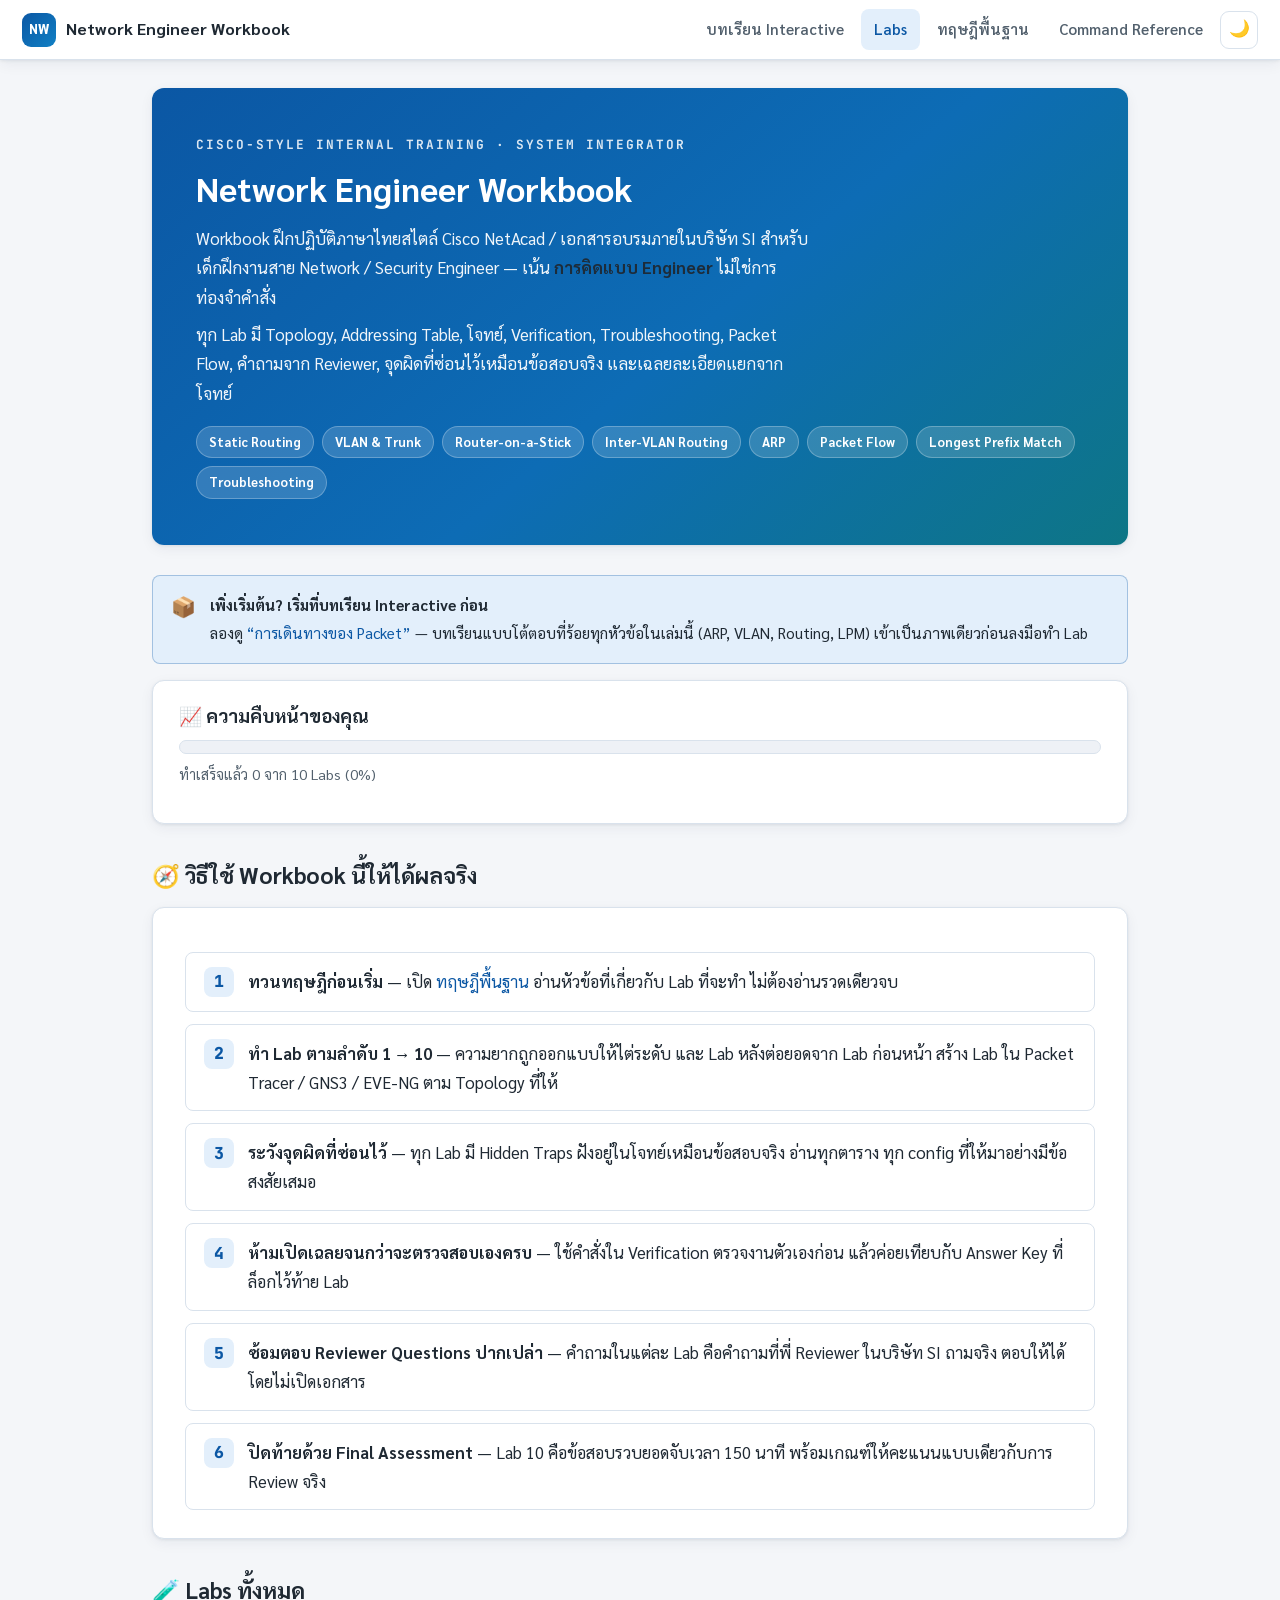
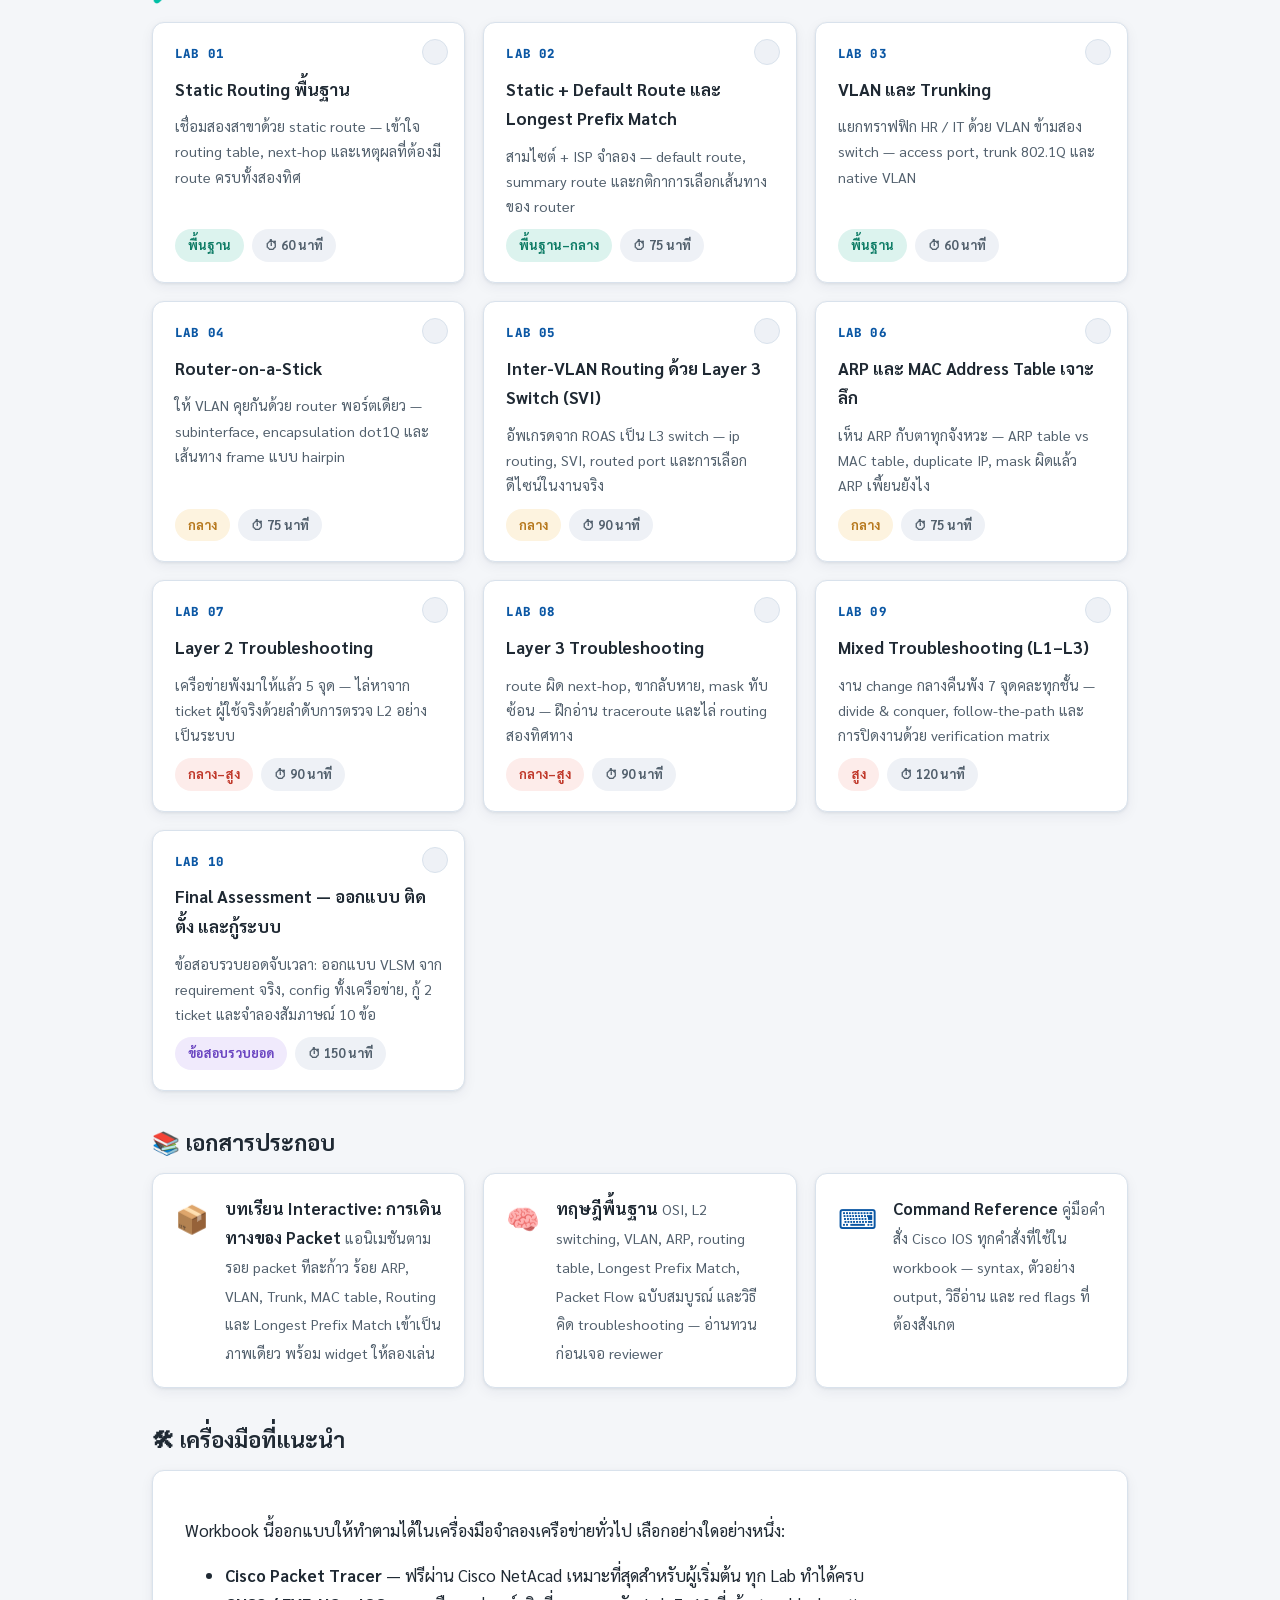
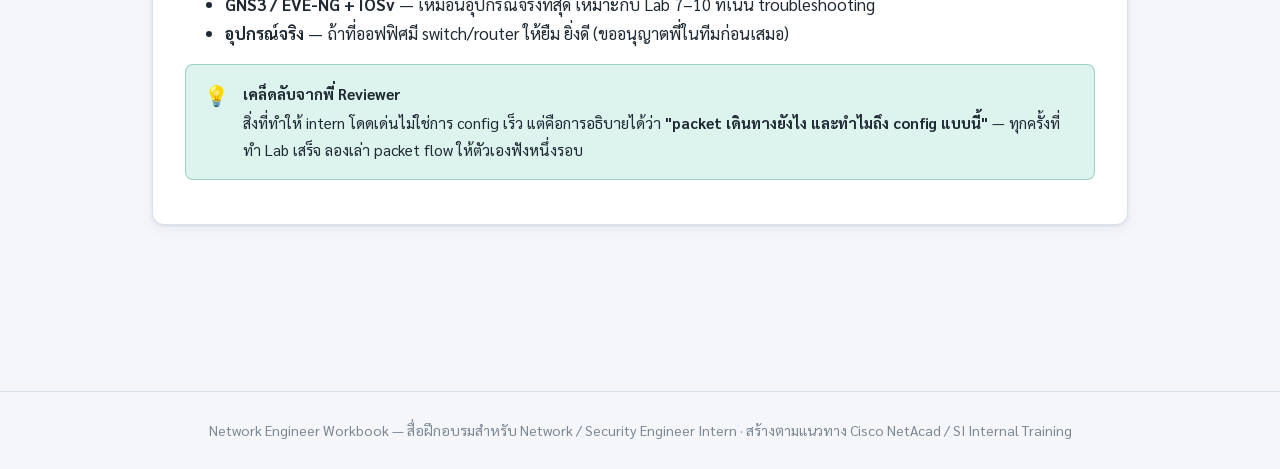
<file: workbook.html>
<!DOCTYPE html>
<html lang="th">
<head>
  <meta charset="UTF-8">
  <meta name="viewport" content="width=device-width, initial-scale=1.0">
  <title>Labs ทั้งหมด | Network Engineer Workbook</title>
  <meta name="description" content="Workbook ฝึกปฏิบัติสไตล์ Cisco NetAcad ภาษาไทย สำหรับ Network / Security Engineer Intern — Static Routing, VLAN, Router-on-a-Stick, Inter-VLAN Routing, ARP, Packet Flow และ Troubleshooting ครบ 10 Labs พร้อมเฉลยละเอียด">
  <link rel="preconnect" href="https://fonts.googleapis.com">
  <link rel="preconnect" href="https://fonts.gstatic.com" crossorigin>
  <link href="https://fonts.googleapis.com/css2?family=Sarabun:wght@400;500;600;700;800&family=JetBrains+Mono:wght@400;700&display=swap" rel="stylesheet">
  <link rel="stylesheet" href="assets/css/style.css">
  <link rel="icon" href="data:image/svg+xml,<svg xmlns=%22http://www.w3.org/2000/svg%22 viewBox=%220 0 100 100%22><text y=%22.9em%22 font-size=%2290%22>🌐</text></svg>">
</head>
<body data-page="index">

  <header class="topbar">
    <a class="brand" href="index.html">
      <span class="brand-badge">NW</span>
      <span>Network Engineer Workbook</span>
    </a>
    <nav>
      <a href="index.html">บทเรียน Interactive</a>
      <a href="workbook.html" class="active">Labs</a>
      <a href="fundamentals.html">ทฤษฎีพื้นฐาน</a>
      <a href="commands.html">Command Reference</a>
      <button class="theme-toggle" type="button" aria-label="สลับโหมดสว่าง/มืด">🌙</button>
    </nav>
  </header>

  <div class="layout single">
    <main class="content">

      <section class="hero">
        <div class="hero-kicker">Cisco-style Internal Training · System Integrator</div>
        <h1>Network Engineer Workbook</h1>
        <p>
          Workbook ฝึกปฏิบัติภาษาไทยสไตล์ Cisco NetAcad / เอกสารอบรมภายในบริษัท SI
          สำหรับเด็กฝึกงานสาย Network / Security Engineer —
          เน้น <strong>การคิดแบบ Engineer</strong> ไม่ใช่การท่องจำคำสั่ง
        </p>
        <p>
          ทุก Lab มี Topology, Addressing Table, โจทย์, Verification, Troubleshooting, Packet Flow,
          คำถามจาก Reviewer, จุดผิดที่ซ่อนไว้เหมือนข้อสอบจริง และเฉลยละเอียดแยกจากโจทย์
        </p>
        <div class="hero-badges">
          <span class="badge">Static Routing</span>
          <span class="badge">VLAN &amp; Trunk</span>
          <span class="badge">Router-on-a-Stick</span>
          <span class="badge">Inter-VLAN Routing</span>
          <span class="badge">ARP</span>
          <span class="badge">Packet Flow</span>
          <span class="badge">Longest Prefix Match</span>
          <span class="badge">Troubleshooting</span>
        </div>
      </section>

      <div class="callout info">
        <span class="co-icon">📦</span>
        <div class="co-body">
          <span class="co-title">เพิ่งเริ่มต้น? เริ่มที่บทเรียน Interactive ก่อน</span>
          ลองดู <a href="index.html">“การเดินทางของ Packet”</a> — บทเรียนแบบโต้ตอบที่ร้อยทุกหัวข้อในเล่มนี้ (ARP, VLAN, Routing, LPM)
          เข้าเป็นภาพเดียวก่อนลงมือทำ Lab
        </div>
      </div>

      <section class="progress-panel">
        <h2>📈 ความคืบหน้าของคุณ</h2>
        <div class="progress-track"><div class="progress-fill"></div></div>
        <p class="progress-text">ทำเสร็จแล้ว 0 จาก 10 Labs (0%)</p>
      </section>

      <h2 class="section-title">🧭 วิธีใช้ Workbook นี้ให้ได้ผลจริง</h2>
      <section class="section-card">
        <ol class="howto-steps">
          <li>
            <span class="hs-num">1</span>
            <div><strong>ทวนทฤษฎีก่อนเริ่ม</strong> — เปิด <a href="fundamentals.html">ทฤษฎีพื้นฐาน</a> อ่านหัวข้อที่เกี่ยวกับ Lab ที่จะทำ ไม่ต้องอ่านรวดเดียวจบ</div>
          </li>
          <li>
            <span class="hs-num">2</span>
            <div><strong>ทำ Lab ตามลำดับ 1 → 10</strong> — ความยากถูกออกแบบให้ไต่ระดับ และ Lab หลังต่อยอดจาก Lab ก่อนหน้า สร้าง Lab ใน Packet Tracer / GNS3 / EVE-NG ตาม Topology ที่ให้</div>
          </li>
          <li>
            <span class="hs-num">3</span>
            <div><strong>ระวังจุดผิดที่ซ่อนไว้</strong> — ทุก Lab มี Hidden Traps ฝังอยู่ในโจทย์เหมือนข้อสอบจริง อ่านทุกตาราง ทุก config ที่ให้มาอย่างมีข้อสงสัยเสมอ</div>
          </li>
          <li>
            <span class="hs-num">4</span>
            <div><strong>ห้ามเปิดเฉลยจนกว่าจะตรวจสอบเองครบ</strong> — ใช้คำสั่งใน Verification ตรวจงานตัวเองก่อน แล้วค่อยเทียบกับ Answer Key ที่ล็อกไว้ท้าย Lab</div>
          </li>
          <li>
            <span class="hs-num">5</span>
            <div><strong>ซ้อมตอบ Reviewer Questions ปากเปล่า</strong> — คำถามในแต่ละ Lab คือคำถามที่พี่ Reviewer ในบริษัท SI ถามจริง ตอบให้ได้โดยไม่เปิดเอกสาร</div>
          </li>
          <li>
            <span class="hs-num">6</span>
            <div><strong>ปิดท้ายด้วย Final Assessment</strong> — Lab 10 คือข้อสอบรวบยอดจับเวลา 150 นาที พร้อมเกณฑ์ให้คะแนนแบบเดียวกับการ Review จริง</div>
          </li>
        </ol>
      </section>

      <h2 class="section-title">🧪 Labs ทั้งหมด</h2>
      <div class="lab-grid">
        <a class="lab-card" data-lab="lab01" href="labs/lab01.html">
          <span class="lc-check"></span>
          <span class="lc-num">LAB 01</span>
          <span class="lc-title">Static Routing พื้นฐาน</span>
          <span class="lc-desc">เชื่อมสองสาขาด้วย static route — เข้าใจ routing table, next-hop และเหตุผลที่ต้องมี route ครบทั้งสองทิศ</span>
          <span class="lc-foot">
            <span class="badge level-basic">พื้นฐาน</span>
            <span class="badge time">⏱ 60 นาที</span>
          </span>
        </a>
        <a class="lab-card" data-lab="lab02" href="labs/lab02.html">
          <span class="lc-check"></span>
          <span class="lc-num">LAB 02</span>
          <span class="lc-title">Static + Default Route และ Longest Prefix Match</span>
          <span class="lc-desc">สามไซต์ + ISP จำลอง — default route, summary route และกติกาการเลือกเส้นทางของ router</span>
          <span class="lc-foot">
            <span class="badge level-basic">พื้นฐาน–กลาง</span>
            <span class="badge time">⏱ 75 นาที</span>
          </span>
        </a>
        <a class="lab-card" data-lab="lab03" href="labs/lab03.html">
          <span class="lc-check"></span>
          <span class="lc-num">LAB 03</span>
          <span class="lc-title">VLAN และ Trunking</span>
          <span class="lc-desc">แยกทราฟฟิก HR / IT ด้วย VLAN ข้ามสอง switch — access port, trunk 802.1Q และ native VLAN</span>
          <span class="lc-foot">
            <span class="badge level-basic">พื้นฐาน</span>
            <span class="badge time">⏱ 60 นาที</span>
          </span>
        </a>
        <a class="lab-card" data-lab="lab04" href="labs/lab04.html">
          <span class="lc-check"></span>
          <span class="lc-num">LAB 04</span>
          <span class="lc-title">Router-on-a-Stick</span>
          <span class="lc-desc">ให้ VLAN คุยกันด้วย router พอร์ตเดียว — subinterface, encapsulation dot1Q และเส้นทาง frame แบบ hairpin</span>
          <span class="lc-foot">
            <span class="badge level-mid">กลาง</span>
            <span class="badge time">⏱ 75 นาที</span>
          </span>
        </a>
        <a class="lab-card" data-lab="lab05" href="labs/lab05.html">
          <span class="lc-check"></span>
          <span class="lc-num">LAB 05</span>
          <span class="lc-title">Inter-VLAN Routing ด้วย Layer 3 Switch (SVI)</span>
          <span class="lc-desc">อัพเกรดจาก ROAS เป็น L3 switch — ip routing, SVI, routed port และการเลือกดีไซน์ในงานจริง</span>
          <span class="lc-foot">
            <span class="badge level-mid">กลาง</span>
            <span class="badge time">⏱ 90 นาที</span>
          </span>
        </a>
        <a class="lab-card" data-lab="lab06" href="labs/lab06.html">
          <span class="lc-check"></span>
          <span class="lc-num">LAB 06</span>
          <span class="lc-title">ARP และ MAC Address Table เจาะลึก</span>
          <span class="lc-desc">เห็น ARP กับตาทุกจังหวะ — ARP table vs MAC table, duplicate IP, mask ผิดแล้ว ARP เพี้ยนยังไง</span>
          <span class="lc-foot">
            <span class="badge level-mid">กลาง</span>
            <span class="badge time">⏱ 75 นาที</span>
          </span>
        </a>
        <a class="lab-card" data-lab="lab07" href="labs/lab07.html">
          <span class="lc-check"></span>
          <span class="lc-num">LAB 07</span>
          <span class="lc-title">Layer 2 Troubleshooting</span>
          <span class="lc-desc">เครือข่ายพังมาให้แล้ว 5 จุด — ไล่หาจาก ticket ผู้ใช้จริงด้วยลำดับการตรวจ L2 อย่างเป็นระบบ</span>
          <span class="lc-foot">
            <span class="badge level-hard">กลาง–สูง</span>
            <span class="badge time">⏱ 90 นาที</span>
          </span>
        </a>
        <a class="lab-card" data-lab="lab08" href="labs/lab08.html">
          <span class="lc-check"></span>
          <span class="lc-num">LAB 08</span>
          <span class="lc-title">Layer 3 Troubleshooting</span>
          <span class="lc-desc">route ผิด next-hop, ขากลับหาย, mask ทับซ้อน — ฝึกอ่าน traceroute และไล่ routing สองทิศทาง</span>
          <span class="lc-foot">
            <span class="badge level-hard">กลาง–สูง</span>
            <span class="badge time">⏱ 90 นาที</span>
          </span>
        </a>
        <a class="lab-card" data-lab="lab09" href="labs/lab09.html">
          <span class="lc-check"></span>
          <span class="lc-num">LAB 09</span>
          <span class="lc-title">Mixed Troubleshooting (L1–L3)</span>
          <span class="lc-desc">งาน change กลางคืนพัง 7 จุดคละทุกชั้น — divide &amp; conquer, follow-the-path และการปิดงานด้วย verification matrix</span>
          <span class="lc-foot">
            <span class="badge level-hard">สูง</span>
            <span class="badge time">⏱ 120 นาที</span>
          </span>
        </a>
        <a class="lab-card" data-lab="lab10" href="labs/lab10.html">
          <span class="lc-check"></span>
          <span class="lc-num">LAB 10</span>
          <span class="lc-title">Final Assessment — ออกแบบ ติดตั้ง และกู้ระบบ</span>
          <span class="lc-desc">ข้อสอบรวบยอดจับเวลา: ออกแบบ VLSM จาก requirement จริง, config ทั้งเครือข่าย, กู้ 2 ticket และจำลองสัมภาษณ์ 10 ข้อ</span>
          <span class="lc-foot">
            <span class="badge level-exam">ข้อสอบรวบยอด</span>
            <span class="badge time">⏱ 150 นาที</span>
          </span>
        </a>
      </div>

      <h2 class="section-title">📚 เอกสารประกอบ</h2>
      <div class="doc-grid">
        <a class="doc-card" href="index.html">
          <span class="dc-icon">📦</span>
          <span>
            <span class="dc-title">บทเรียน Interactive: การเดินทางของ Packet</span>
            <span class="dc-desc">แอนิเมชันตามรอย packet ทีละก้าว ร้อย ARP, VLAN, Trunk, MAC table, Routing และ Longest Prefix Match เข้าเป็นภาพเดียว พร้อม widget ให้ลองเล่น</span>
          </span>
        </a>
        <a class="doc-card" href="fundamentals.html">
          <span class="dc-icon">🧠</span>
          <span>
            <span class="dc-title">ทฤษฎีพื้นฐาน</span>
            <span class="dc-desc">OSI, L2 switching, VLAN, ARP, routing table, Longest Prefix Match, Packet Flow ฉบับสมบูรณ์ และวิธีคิด troubleshooting — อ่านทวนก่อนเจอ reviewer</span>
          </span>
        </a>
        <a class="doc-card" href="commands.html">
          <span class="dc-icon">⌨️</span>
          <span>
            <span class="dc-title">Command Reference</span>
            <span class="dc-desc">คู่มือคำสั่ง Cisco IOS ทุกคำสั่งที่ใช้ใน workbook — syntax, ตัวอย่าง output, วิธีอ่าน และ red flags ที่ต้องสังเกต</span>
          </span>
        </a>
      </div>

      <h2 class="section-title">🛠 เครื่องมือที่แนะนำ</h2>
      <section class="section-card">
        <p>Workbook นี้ออกแบบให้ทำตามได้ในเครื่องมือจำลองเครือข่ายทั่วไป เลือกอย่างใดอย่างหนึ่ง:</p>
        <ul>
          <li><strong>Cisco Packet Tracer</strong> — ฟรีผ่าน Cisco NetAcad เหมาะที่สุดสำหรับผู้เริ่มต้น ทุก Lab ทำได้ครบ</li>
          <li><strong>GNS3 / EVE-NG + IOSv</strong> — เหมือนอุปกรณ์จริงที่สุด เหมาะกับ Lab 7–10 ที่เน้น troubleshooting</li>
          <li><strong>อุปกรณ์จริง</strong> — ถ้าที่ออฟฟิศมี switch/router ให้ยืม ยิ่งดี (ขออนุญาตพี่ในทีมก่อนเสมอ)</li>
        </ul>
        <div class="callout tip">
          <span class="co-icon">💡</span>
          <div class="co-body">
            <span class="co-title">เคล็ดลับจากพี่ Reviewer</span>
            สิ่งที่ทำให้ intern โดดเด่นไม่ใช่การ config เร็ว แต่คือการอธิบายได้ว่า
            <strong>"packet เดินทางยังไง และทำไมถึง config แบบนี้"</strong> —
            ทุกครั้งที่ทำ Lab เสร็จ ลองเล่า packet flow ให้ตัวเองฟังหนึ่งรอบ
          </div>
        </div>
      </section>

    </main>
  </div>

  <button class="back-top" type="button" aria-label="กลับขึ้นด้านบน">↑</button>

  <footer class="site-footer">
    Network Engineer Workbook — สื่อฝึกอบรมสำหรับ Network / Security Engineer Intern · สร้างตามแนวทาง Cisco NetAcad / SI Internal Training
  </footer>

  <script src="assets/js/main.js"></script>
</body>
</html>
</file>
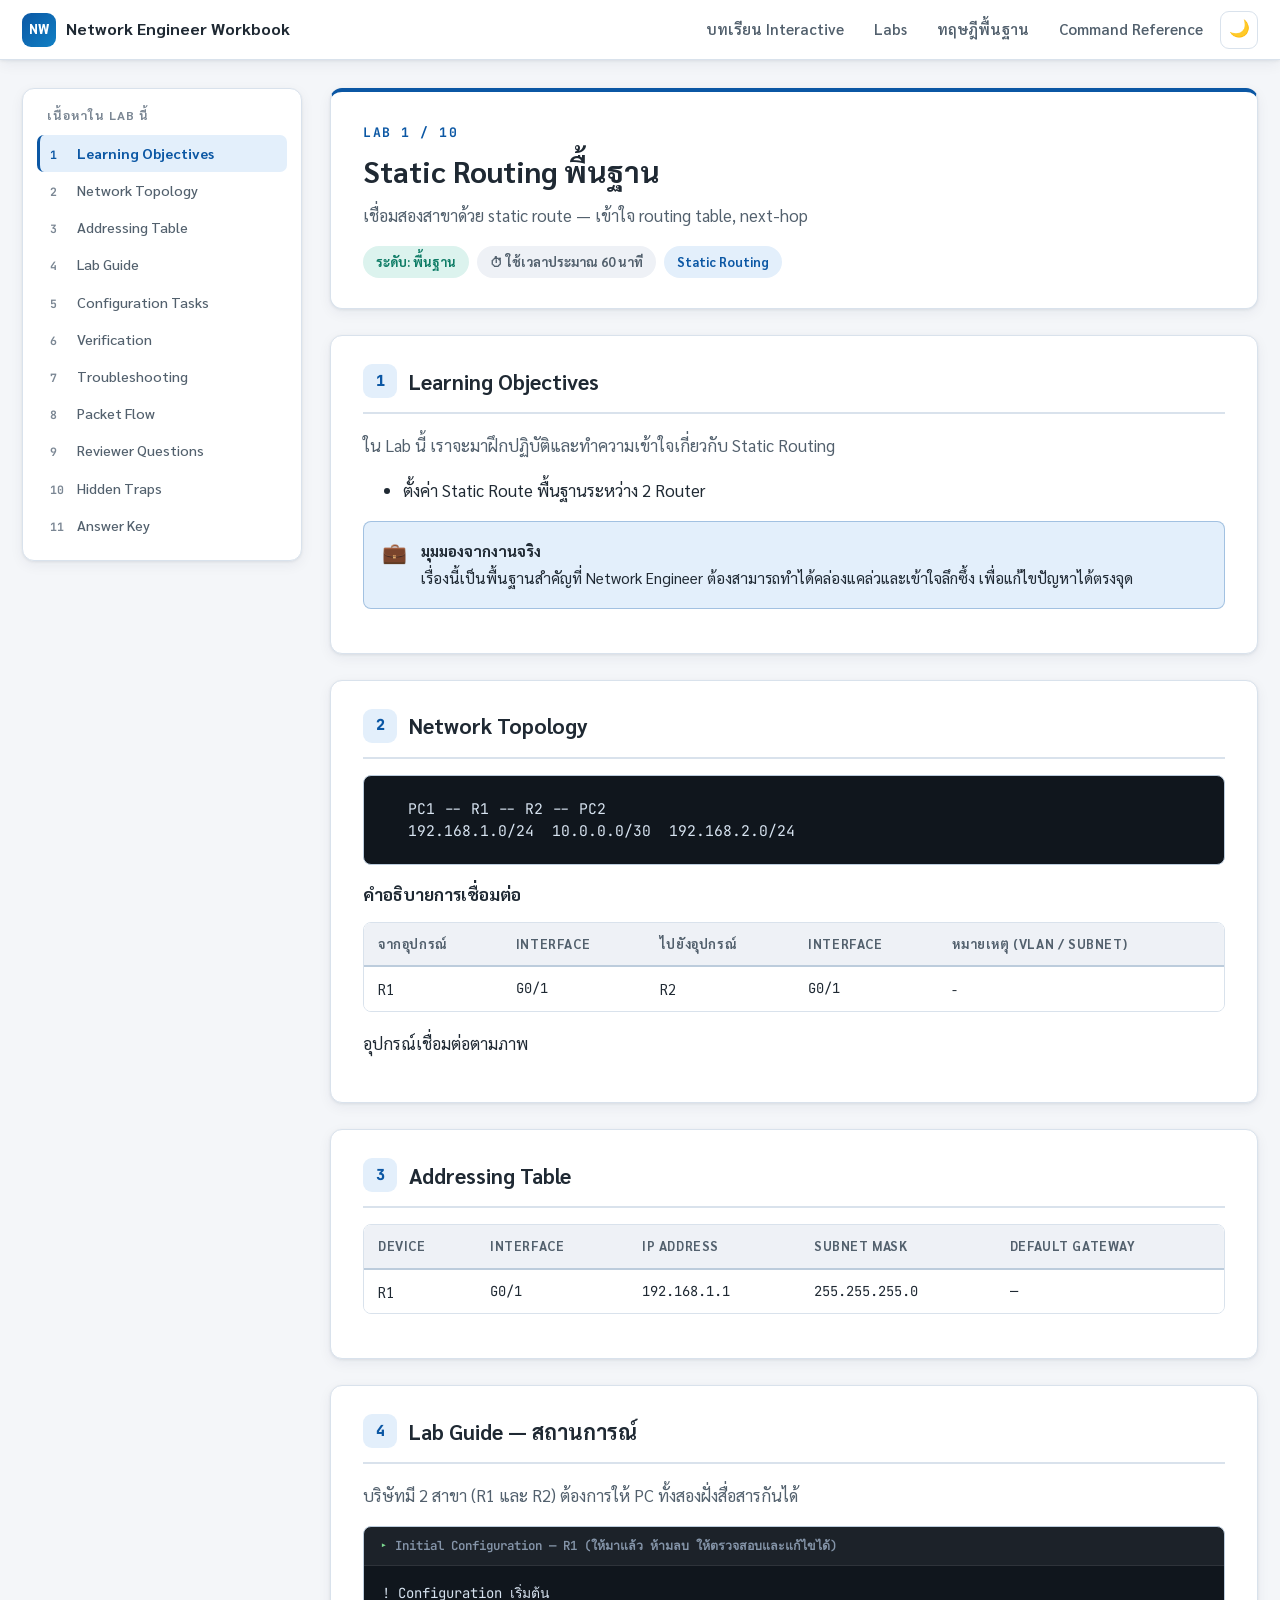
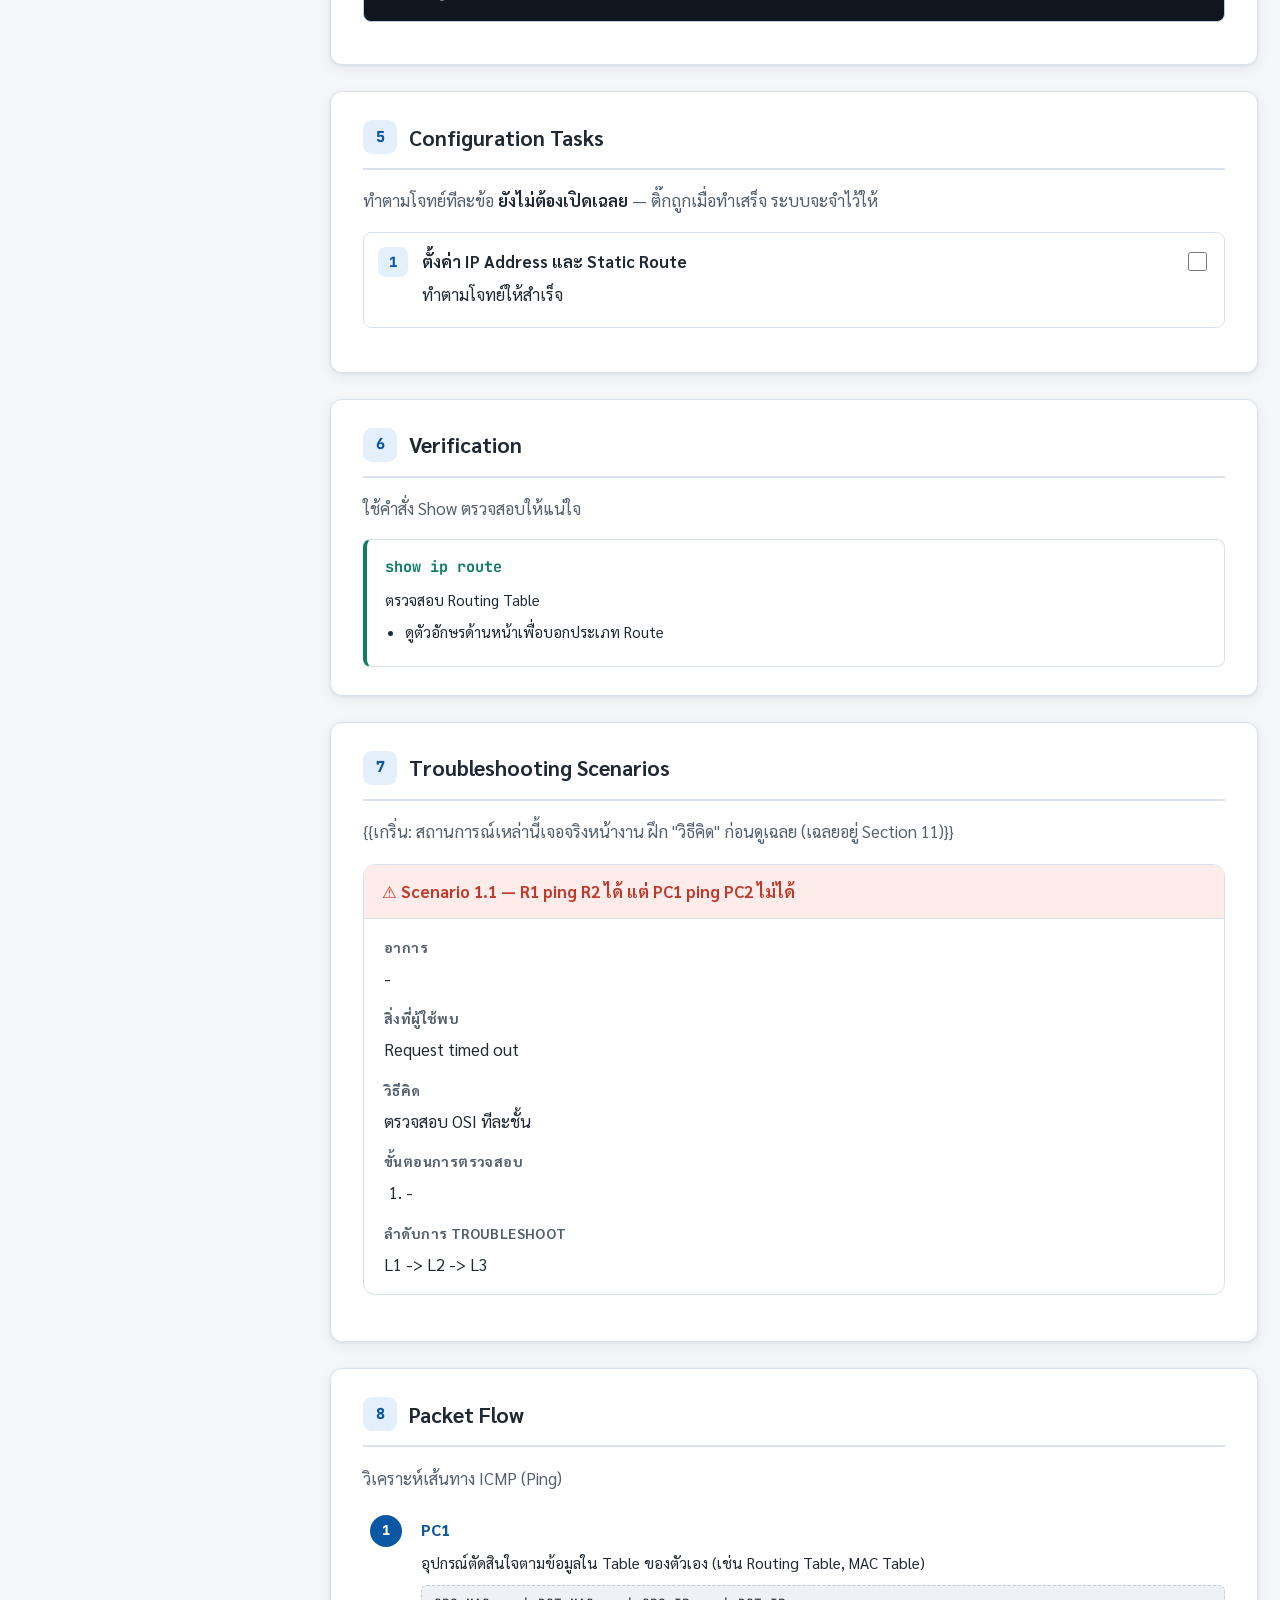
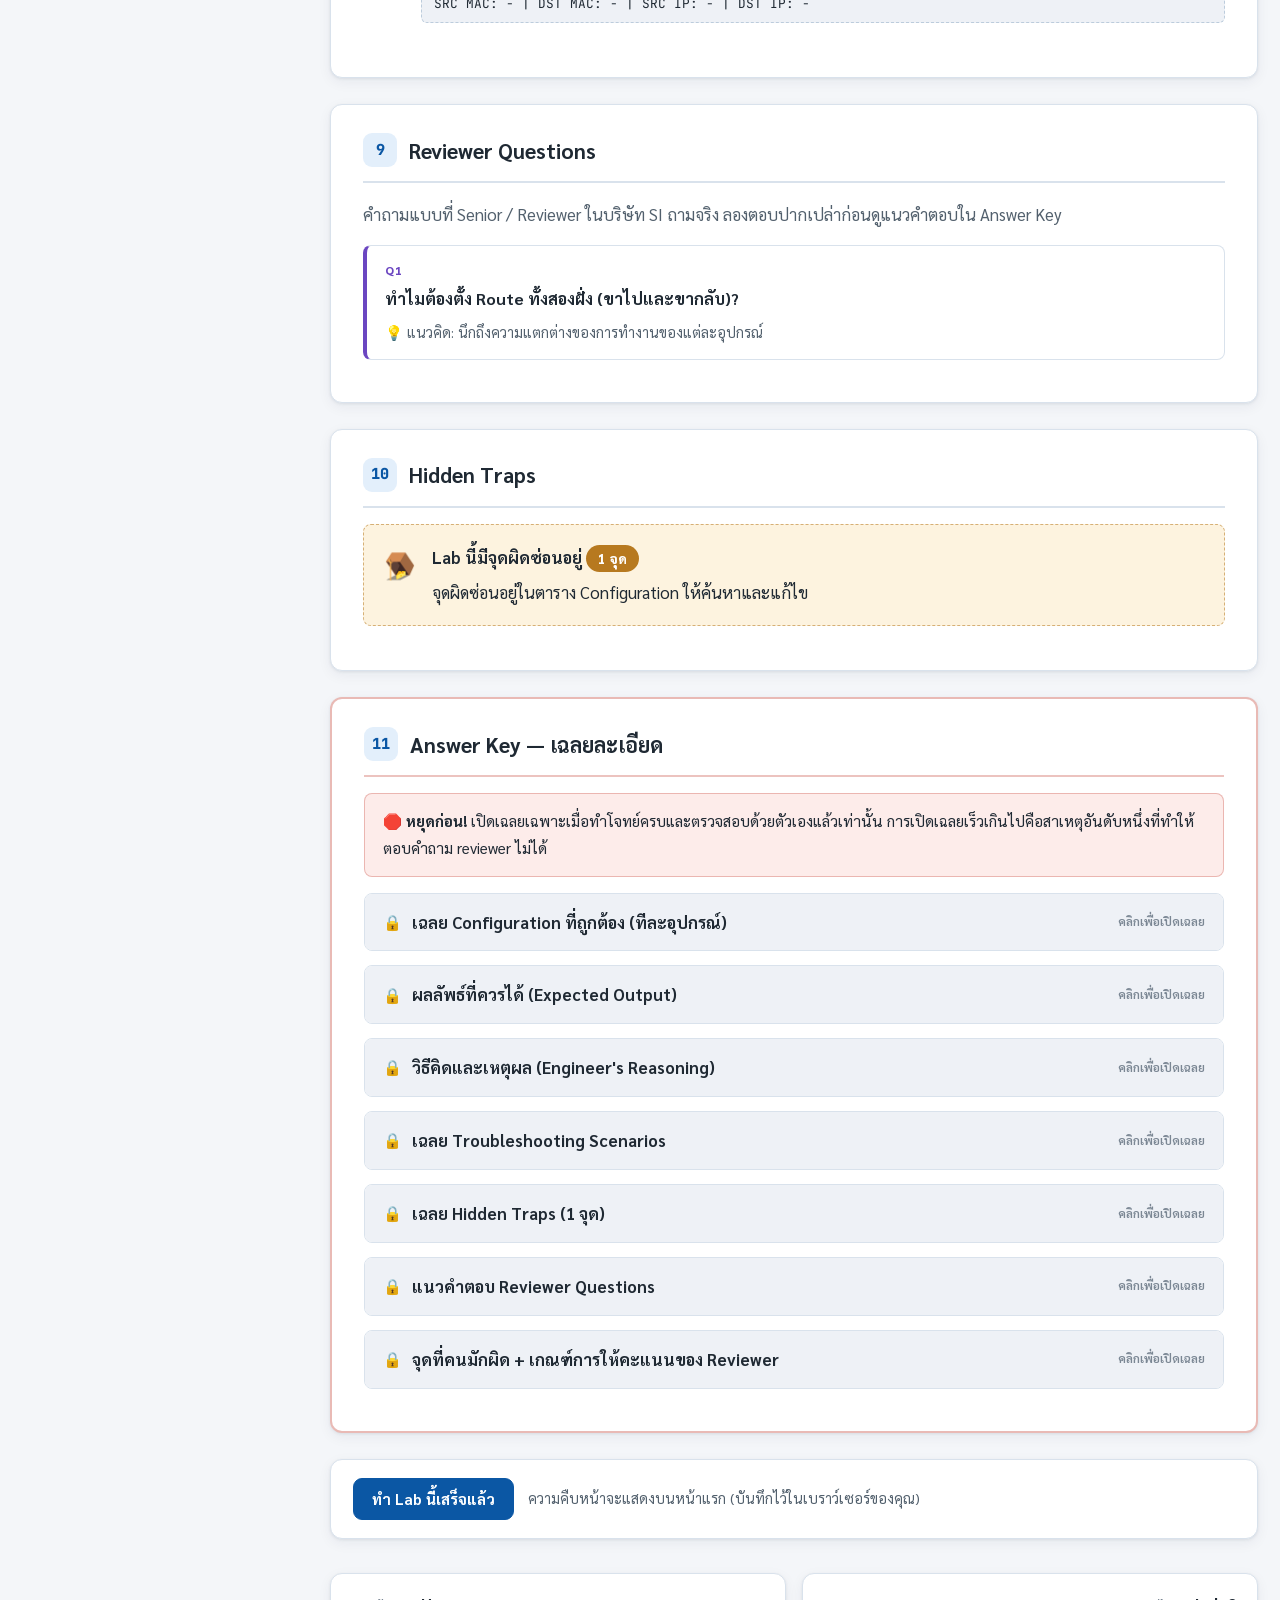
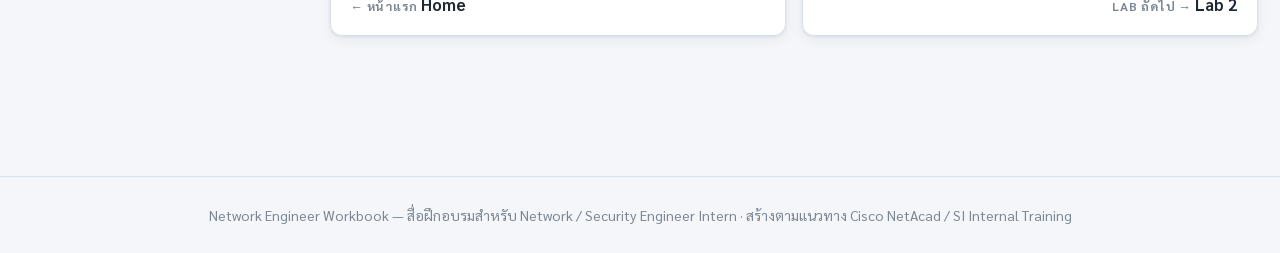
<file: labs/lab01.html>
<!DOCTYPE html>
<!-- ============================================================
     TEMPLATE for lab pages (labs/labXX.html).
     Content authors: keep ALL section ids, classes and order.
     Replace placeholder text marked with - with real Thai
     content. Cisco commands stay in English.
     ============================================================ -->
<html lang="th">
<head>
  <meta charset="UTF-8">
  <meta name="viewport" content="width=device-width, initial-scale=1.0">
  <title>Lab 1 — Static Routing พื้นฐาน | Network Engineer Workbook</title>
  <meta name="description" content="เชื่อมสองสาขาด้วย static route — เข้าใจ routing table, next-hop">
  <link rel="preconnect" href="https://fonts.googleapis.com">
  <link rel="preconnect" href="https://fonts.gstatic.com" crossorigin>
  <link href="https://fonts.googleapis.com/css2?family=Sarabun:wght@400;500;600;700;800&family=JetBrains+Mono:wght@400;700&display=swap" rel="stylesheet">
  <link rel="stylesheet" href="../assets/css/style.css">
  <link rel="icon" href="data:image/svg+xml,<svg xmlns=%22http://www.w3.org/2000/svg%22 viewBox=%220 0 100 100%22><text y=%22.9em%22 font-size=%2290%22>🌐</text></svg>">
</head>
<body data-page="lab01">

  <header class="topbar">
    <a class="brand" href="../index.html">
      <span class="brand-badge">NW</span>
      <span>Network Engineer Workbook</span>
    </a>
    <nav>
      <a href="../index.html">บทเรียน Interactive</a>
      <a href="../workbook.html">Labs</a>
      <a href="../fundamentals.html">ทฤษฎีพื้นฐาน</a>
      <a href="../commands.html">Command Reference</a>
      <button class="theme-toggle" type="button" aria-label="สลับโหมดสว่าง/มืด">🌙</button>
    </nav>
  </header>

  <div class="layout">
    <aside class="sidebar">
      <button class="btn toc-mobile-toggle" type="button">☰ สารบัญของ Lab นี้</button>
      <nav class="toc">
        <div class="toc-title">เนื้อหาใน Lab นี้</div>
        <a href="#objectives"><span class="toc-num">1</span> Learning Objectives</a>
        <a href="#topology"><span class="toc-num">2</span> Network Topology</a>
        <a href="#addressing"><span class="toc-num">3</span> Addressing Table</a>
        <a href="#scenario"><span class="toc-num">4</span> Lab Guide</a>
        <a href="#tasks"><span class="toc-num">5</span> Configuration Tasks</a>
        <a href="#verification"><span class="toc-num">6</span> Verification</a>
        <a href="#troubleshooting"><span class="toc-num">7</span> Troubleshooting</a>
        <a href="#packetflow"><span class="toc-num">8</span> Packet Flow</a>
        <a href="#reviewer"><span class="toc-num">9</span> Reviewer Questions</a>
        <a href="#traps"><span class="toc-num">10</span> Hidden Traps</a>
        <a href="#answerkey"><span class="toc-num">11</span> Answer Key</a>
      </nav>
    </aside>

    <main class="content">

      <header class="lab-header">
        <div class="lab-kicker">Lab 1 / 10</div>
        <h1>Static Routing พื้นฐาน</h1>
        <p class="lab-sub">เชื่อมสองสาขาด้วย static route — เข้าใจ routing table, next-hop</p>
        <div class="badges">
          <!-- level-basic | level-mid | level-hard | level-exam -->
          <span class="badge level-basic">ระดับ: พื้นฐาน</span>
          <span class="badge time">⏱ ใช้เวลาประมาณ 60 นาที</span>
          <span class="badge topic">Static Routing</span>
        </div>
      </header>

      <!-- ===== 1. Learning Objectives ===== -->
      <section id="objectives" class="section-card">
        <h2><span class="section-num">1</span> Learning Objectives</h2>
        <p class="section-intro">ใน Lab นี้ เราจะมาฝึกปฏิบัติและทำความเข้าใจเกี่ยวกับ Static Routing</p>
        <ul>
          <li>ตั้งค่า Static Route พื้นฐานระหว่าง 2 Router</li>
        </ul>
        <!-- optional callout: ทำไมหัวข้อนี้สำคัญกับงานจริง -->
        <div class="callout info">
          <span class="co-icon">💼</span>
          <div class="co-body">
            <span class="co-title">มุมมองจากงานจริง</span>
            เรื่องนี้เป็นพื้นฐานสำคัญที่ Network Engineer ต้องสามารถทำได้คล่องแคล่วและเข้าใจลึกซึ้ง เพื่อแก้ไขปัญหาได้ตรงจุด
          </div>
        </div>
      </section>

      <!-- ===== 2. Network Topology ===== -->
      <section id="topology" class="section-card">
        <h2><span class="section-num">2</span> Network Topology</h2>
        <div class="topology-box">
<pre>
  PC1 -- R1 -- R2 -- PC2
  192.168.1.0/24  10.0.0.0/30  192.168.2.0/24
</pre>
        </div>
        <h3>คำอธิบายการเชื่อมต่อ</h3>
        <div class="table-wrap">
          <table class="data">
            <thead>
              <tr><th>จากอุปกรณ์</th><th>Interface</th><th>ไปยังอุปกรณ์</th><th>Interface</th><th>หมายเหตุ (VLAN / Subnet)</th></tr>
            </thead>
            <tbody>
              <tr><td>R1</td><td class="mono">G0/1</td><td>R2</td><td class="mono">G0/1</td><td>-</td></tr>
            </tbody>
          </table>
        </div>
        <p>อุปกรณ์เชื่อมต่อตามภาพ</p>
      </section>

      <!-- ===== 3. Addressing Table ===== -->
      <section id="addressing" class="section-card">
        <h2><span class="section-num">3</span> Addressing Table</h2>
        <div class="table-wrap">
          <table class="data">
            <thead>
              <tr><th>Device</th><th>Interface</th><th>IP Address</th><th>Subnet Mask</th><th>Default Gateway</th></tr>
            </thead>
            <tbody>
              <tr><td>R1</td><td class="mono">G0/1</td><td class="mono">192.168.1.1</td><td class="mono">255.255.255.0</td><td class="mono">—</td></tr>
            </tbody>
          </table>
        </div>
        <!-- ถ้า lab นี้มี trap ซ่อนในตาราง ให้คงไว้ ห้ามบอกใบ้ตรงนี้ -->
      </section>

      <!-- ===== 4. Lab Guide (สถานการณ์) ===== -->
      <section id="scenario" class="section-card">
        <h2><span class="section-num">4</span> Lab Guide — สถานการณ์</h2>
        <p>บริษัทมี 2 สาขา (R1 และ R2) ต้องการให้ PC ทั้งสองฝั่งสื่อสารกันได้</p>
        <!-- ถ้ามี initial config ที่ให้มา (อาจมี trap ฝังอยู่) ใส่เป็น .cli block -->
        <div class="cli">
          <div class="cli-title">Initial Configuration — R1 (ให้มาแล้ว ห้ามลบ ให้ตรวจสอบและแก้ไขได้)</div>
<pre>! Configuration เริ่มต้น</pre>
        </div>
      </section>

      <!-- ===== 5. Configuration Tasks ===== -->
      <section id="tasks" class="section-card">
        <h2><span class="section-num">5</span> Configuration Tasks</h2>
        <p class="section-intro">ทำตามโจทย์ทีละข้อ <strong>ยังไม่ต้องเปิดเฉลย</strong> — ติ๊กถูกเมื่อทำเสร็จ ระบบจะจำไว้ให้</p>
        <ol class="task-list">
          <li>
            <input class="task-check" type="checkbox" data-task="t1" aria-label="ทำเสร็จแล้ว">
            <span class="task-title">ตั้งค่า IP Address และ Static Route</span>
            <p>ทำตามโจทย์ให้สำเร็จ</p>
          </li>
        </ol>
      </section>

      <!-- ===== 6. Verification ===== -->
      <section id="verification" class="section-card">
        <h2><span class="section-num">6</span> Verification</h2>
        <p class="section-intro">ใช้คำสั่ง Show ตรวจสอบให้แน่ใจ</p>
        <div class="verify-grid">
          <div class="verify-card">
            <div class="vc-cmd">show ip route</div>
            <p>ตรวจสอบ Routing Table</p>
            <ul>
              <li>ดูตัวอักษรด้านหน้าเพื่อบอกประเภท Route</li>
            </ul>
          </div>
        </div>
      </section>

      <!-- ===== 7. Troubleshooting ===== -->
      <section id="troubleshooting" class="section-card">
        <h2><span class="section-num">7</span> Troubleshooting Scenarios</h2>
        <p class="section-intro">{{เกริ่น: สถานการณ์เหล่านี้เจอจริงหน้างาน ฝึก "วิธีคิด" ก่อนดูเฉลย (เฉลยอยู่ Section 11)}}</p>
        <div class="trouble-card">
          <div class="tc-head">⚠ Scenario 1.1 — R1 ping R2 ได้ แต่ PC1 ping PC2 ไม่ได้</div>
          <div class="tc-body">
            <dl>
              <dt>อาการ</dt><dd>-</dd>
              <dt>สิ่งที่ผู้ใช้พบ</dt><dd>Request timed out</dd>
              <dt>วิธีคิด</dt><dd>ตรวจสอบ OSI ทีละชั้น</dd>
              <dt>ขั้นตอนการตรวจสอบ</dt><dd><ol><li>-</li></ol></dd>
              <dt>ลำดับการ Troubleshoot</dt><dd>L1 -> L2 -> L3</dd>
            </dl>
          </div>
        </div>
      </section>

      <!-- ===== 8. Packet Flow ===== -->
      <section id="packetflow" class="section-card">
        <h2><span class="section-num">8</span> Packet Flow</h2>
        <p class="section-intro">วิเคราะห์เส้นทาง ICMP (Ping)</p>
        <ol class="packet-flow">
          <li>
            <span class="pf-device">PC1</span>
            <p>อุปกรณ์ตัดสินใจตามข้อมูลใน Table ของตัวเอง (เช่น Routing Table, MAC Table)</p>
            <div class="pf-frame">SRC MAC: - | DST MAC: - | SRC IP: - | DST IP: -</div>
          </li>
        </ol>
        <!-- optional: callout สรุป insight สำคัญ เช่น MAC เปลี่ยนทุก hop แต่ IP ไม่เปลี่ยน -->
      </section>

      <!-- ===== 9. Reviewer Questions ===== -->
      <section id="reviewer" class="section-card">
        <h2><span class="section-num">9</span> Reviewer Questions</h2>
        <p class="section-intro">คำถามแบบที่ Senior / Reviewer ในบริษัท SI ถามจริง ลองตอบปากเปล่าก่อนดูแนวคำตอบใน Answer Key</p>
        <div class="reviewer-q">
          <div class="rq-label">Q1</div>
          <div class="rq-q">ทำไมต้องตั้ง Route ทั้งสองฝั่ง (ขาไปและขากลับ)?</div>
          <div class="rq-hint">💡 แนวคิด: นึกถึงความแตกต่างของการทำงานของแต่ละอุปกรณ์</div>
        </div>
      </section>

      <!-- ===== 10. Hidden Traps ===== -->
      <section id="traps" class="section-card">
        <h2><span class="section-num">10</span> Hidden Traps</h2>
        <div class="trap-banner">
          <span class="tb-icon">🪤</span>
          <div>
            <p style="margin:0 0 6px;"><strong>Lab นี้มีจุดผิดซ่อนอยู่ <span class="trap-count">1 จุด</span></strong></p>
            <p style="margin:0;">จุดผิดซ่อนอยู่ในตาราง Configuration ให้ค้นหาและแก้ไข</p>
          </div>
        </div>
      </section>

      <!-- ===== 11. Answer Key ===== -->
      <section id="answerkey" class="section-card answer-zone">
        <h2><span class="section-num">11</span> Answer Key — เฉลยละเอียด</h2>
        <div class="answer-warning">
          🛑 <strong>หยุดก่อน!</strong> เปิดเฉลยเฉพาะเมื่อทำโจทย์ครบและตรวจสอบด้วยตัวเองแล้วเท่านั้น
          การเปิดเฉลยเร็วเกินไปคือสาเหตุอันดับหนึ่งที่ทำให้ตอบคำถาม reviewer ไม่ได้
        </div>

        <details class="answer">
          <summary>เฉลย Configuration ที่ถูกต้อง (ทีละอุปกรณ์)</summary>
          <div class="answer-body">
            <h4>R1</h4>
            <div class="cli">
              <div class="cli-title">R1 — configuration</div>
<pre><span class="c">! ตัวอย่างเฉลย</span>
interface GigabitEthernet0/0
 ip address 192.168.1.1 255.255.255.0
 no shut</pre>
            </div>
            <p><strong>เหตุผล:</strong> เพื่อให้ตรงตาม Requirement</p>
          </div>
        </details>

        <details class="answer">
          <summary>ผลลัพธ์ที่ควรได้ (Expected Output)</summary>
          <div class="answer-body">
            <div class="cli">
              <div class="cli-title">R1# show ip route (ตัวอย่างผลลัพธ์)</div>
<pre>S 10.0.0.0/8 via 192.168.1.254</pre>
            </div>
            <p>เห็น Route ปลายทางครบถ้วน</p>
          </div>
        </details>

        <details class="answer">
          <summary>วิธีคิดและเหตุผล (Engineer's Reasoning)</summary>
          <div class="answer-body">
            การแก้ปัญหาต้องเริ่มจากล่างขึ้นบนเสมอ
          </div>
        </details>

        <details class="answer">
          <summary>เฉลย Troubleshooting Scenarios</summary>
          <div class="answer-body">
            <h4>Scenario 7.1 — ปัญหาตัวอย่าง</h4>
            เกิดจากการตั้งค่าผิด
          </div>
        </details>

        <details class="answer">
          <summary>เฉลย Hidden Traps (1 จุด)</summary>
          <div class="answer-body">
            <ol>
              <li><strong>Trap 1 — ตาราง Configuration:</strong> IP Address ไม่ตรงกัน</li>
            </ol>
          </div>
        </details>

        <details class="answer">
          <summary>แนวคำตอบ Reviewer Questions</summary>
          <div class="answer-body">
            <h4>Q1 — ทำไมต้องตั้ง Route ทั้งสองฝั่ง (ขาไปและขากลับ)?</h4>
            <p>เข้าใจหลักการทำงานของอุปกรณ์ในแต่ละ Layer</p>
          </div>
        </details>

        <details class="answer">
          <summary>จุดที่คนมักผิด + เกณฑ์การให้คะแนนของ Reviewer</summary>
          <div class="answer-body">
            <h4>จุดที่คนมักผิด</h4>
            <ul><li>-</li></ul>
            <h4>เกณฑ์การให้คะแนน (เต็ม 100)</h4>
            <div class="table-wrap">
              <table class="data rubric">
                <thead><tr><th>หัวข้อประเมิน</th><th>สิ่งที่ Reviewer ดู</th><th>คะแนน</th></tr></thead>
                <tbody>
                  <tr><td>-</td><td>-</td><td>20</td></tr>
                </tbody>
              </table>
            </div>
          </div>
        </details>
      </section>

      <div class="complete-bar">
        <button class="btn primary" type="button" data-complete-btn>ทำ Lab นี้เสร็จแล้ว</button>
        <span style="color:var(--text-soft);font-size:0.9rem;">ความคืบหน้าจะแสดงบนหน้าแรก (บันทึกไว้ในเบราว์เซอร์ของคุณ)</span>
      </div>

      <nav class="lab-pager">
        <a class="prev" href="../index.html">
          <span class="pager-label">← หน้าแรก</span>
          <span class="pager-title">Home</span>
        </a>
        <a class="next" href="lab02.html">
          <span class="pager-label">Lab ถัดไป →</span>
          <span class="pager-title">Lab 2</span>
        </a>
      </nav>

    </main>
  </div>

  <button class="back-top" type="button" aria-label="กลับขึ้นด้านบน">↑</button>

  <footer class="site-footer">
    Network Engineer Workbook — สื่อฝึกอบรมสำหรับ Network / Security Engineer Intern · สร้างตามแนวทาง Cisco NetAcad / SI Internal Training
  </footer>

  <script src="../assets/js/main.js"></script>
</body>
</html>
</file>
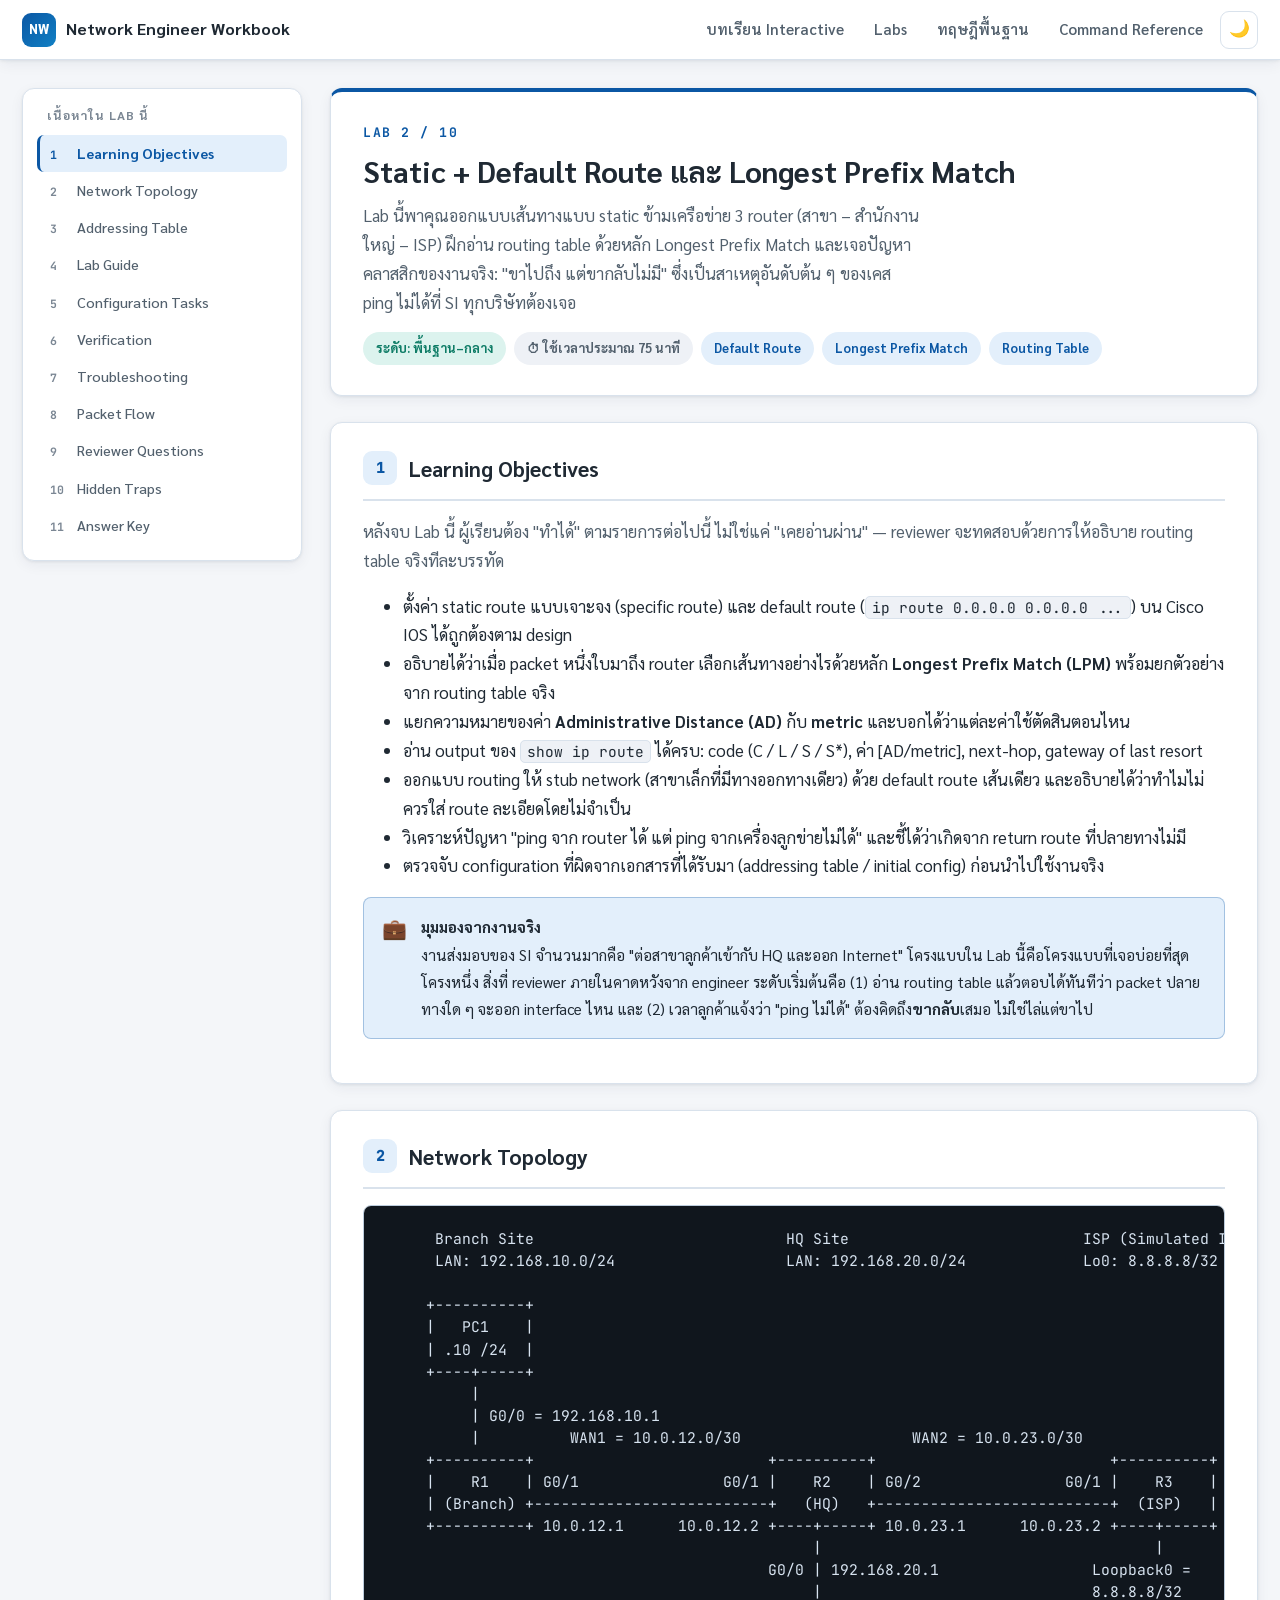
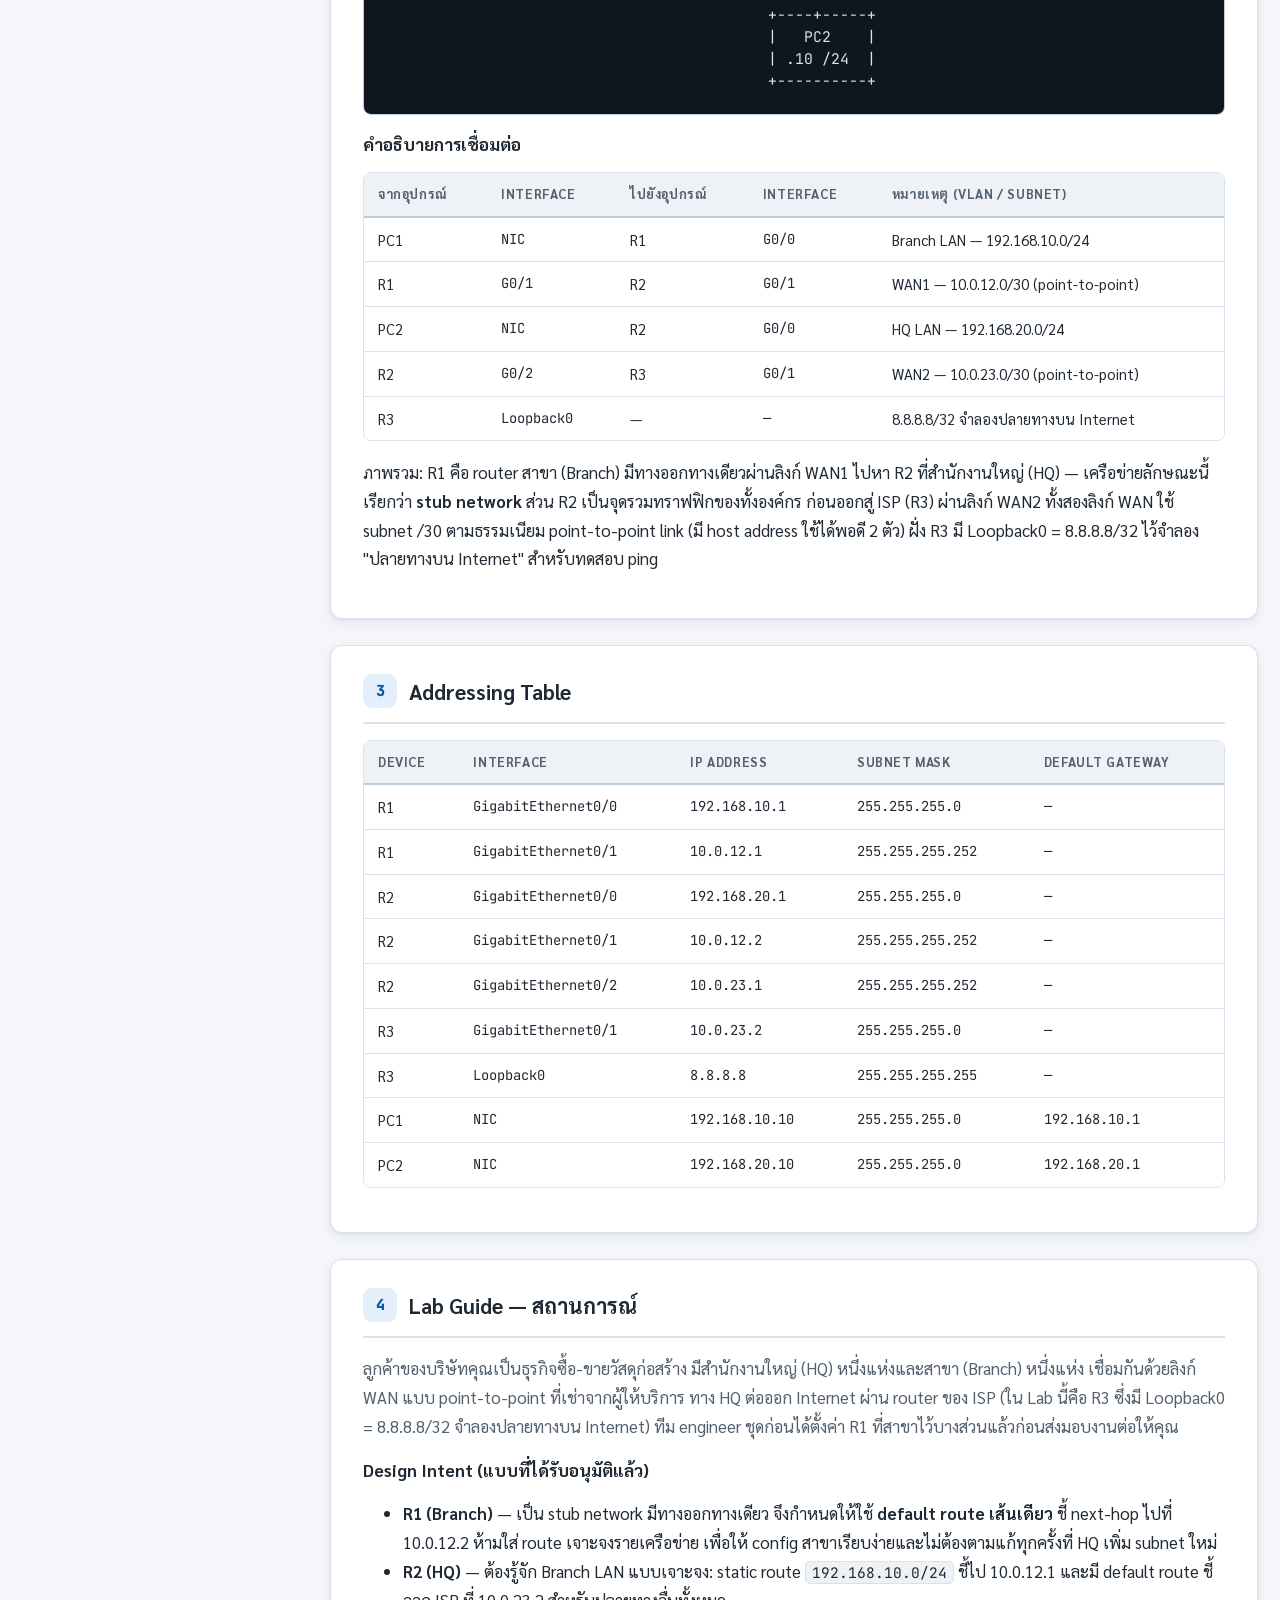
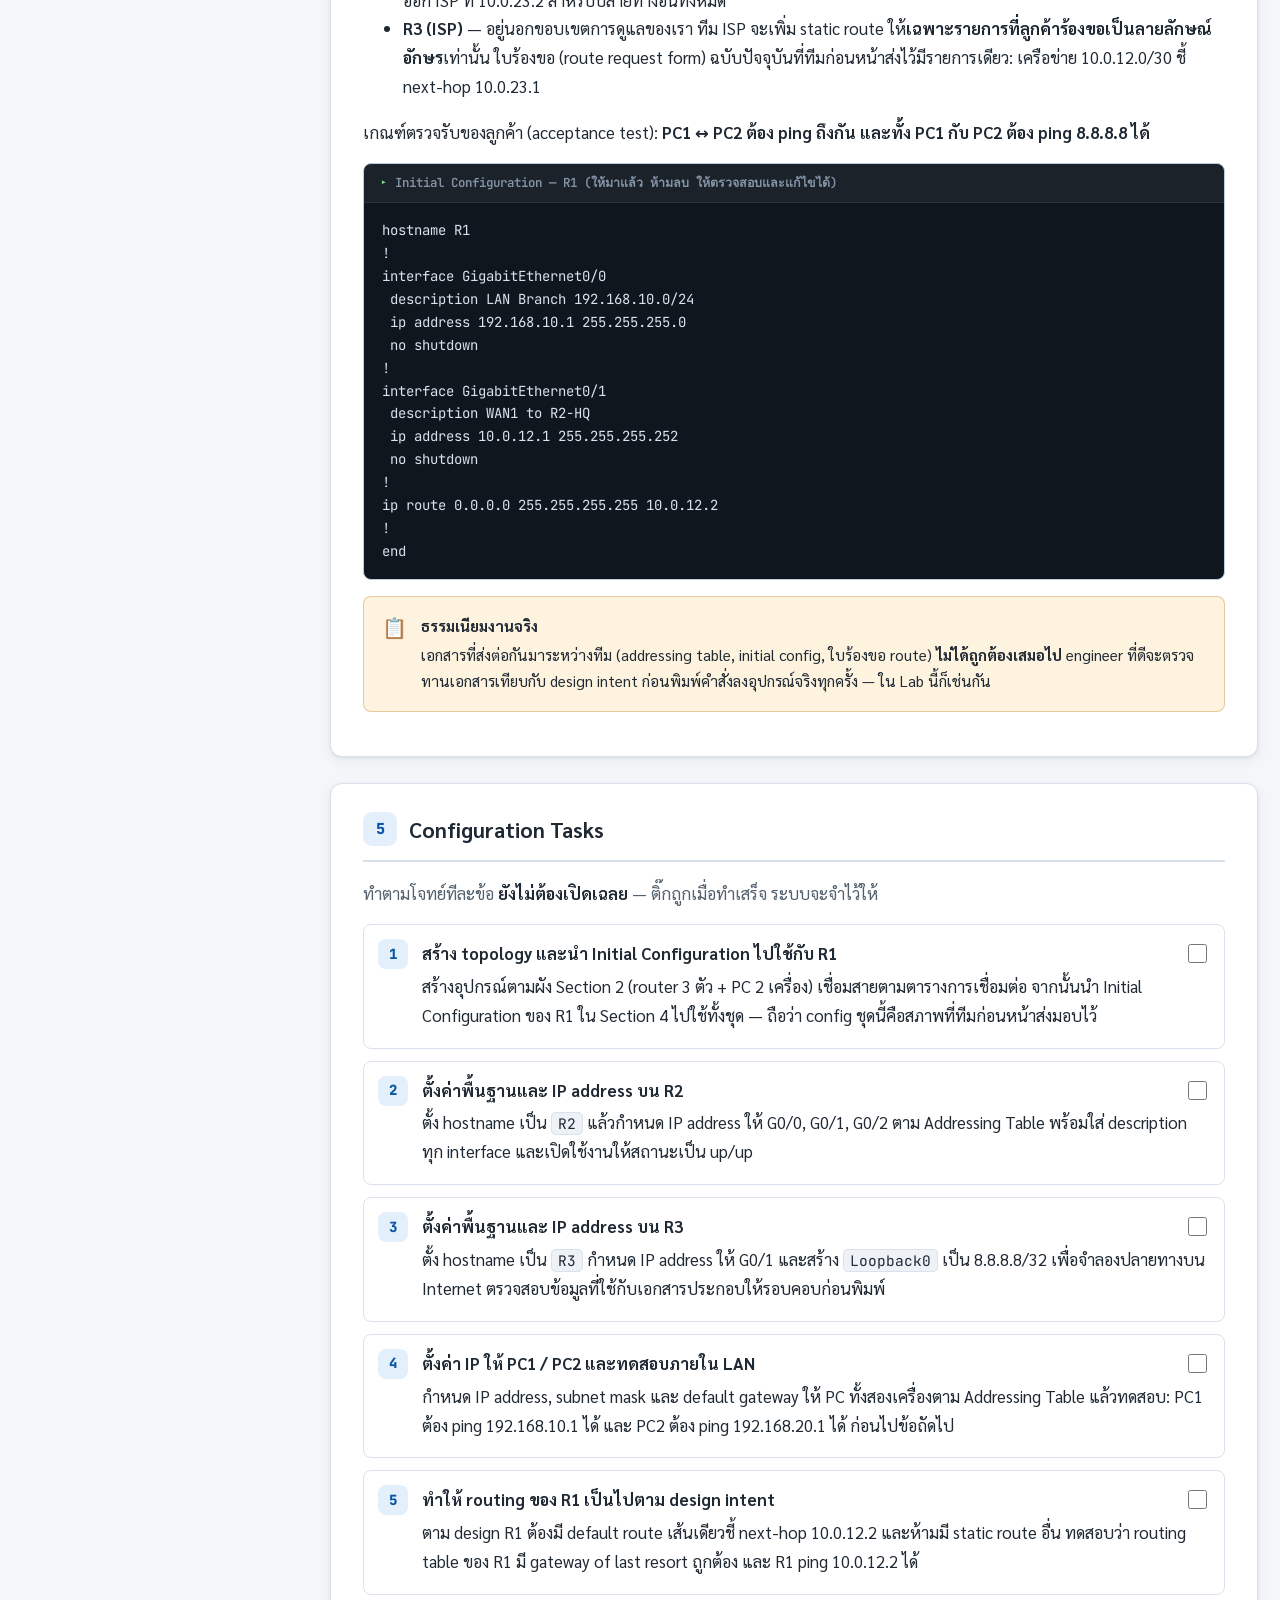
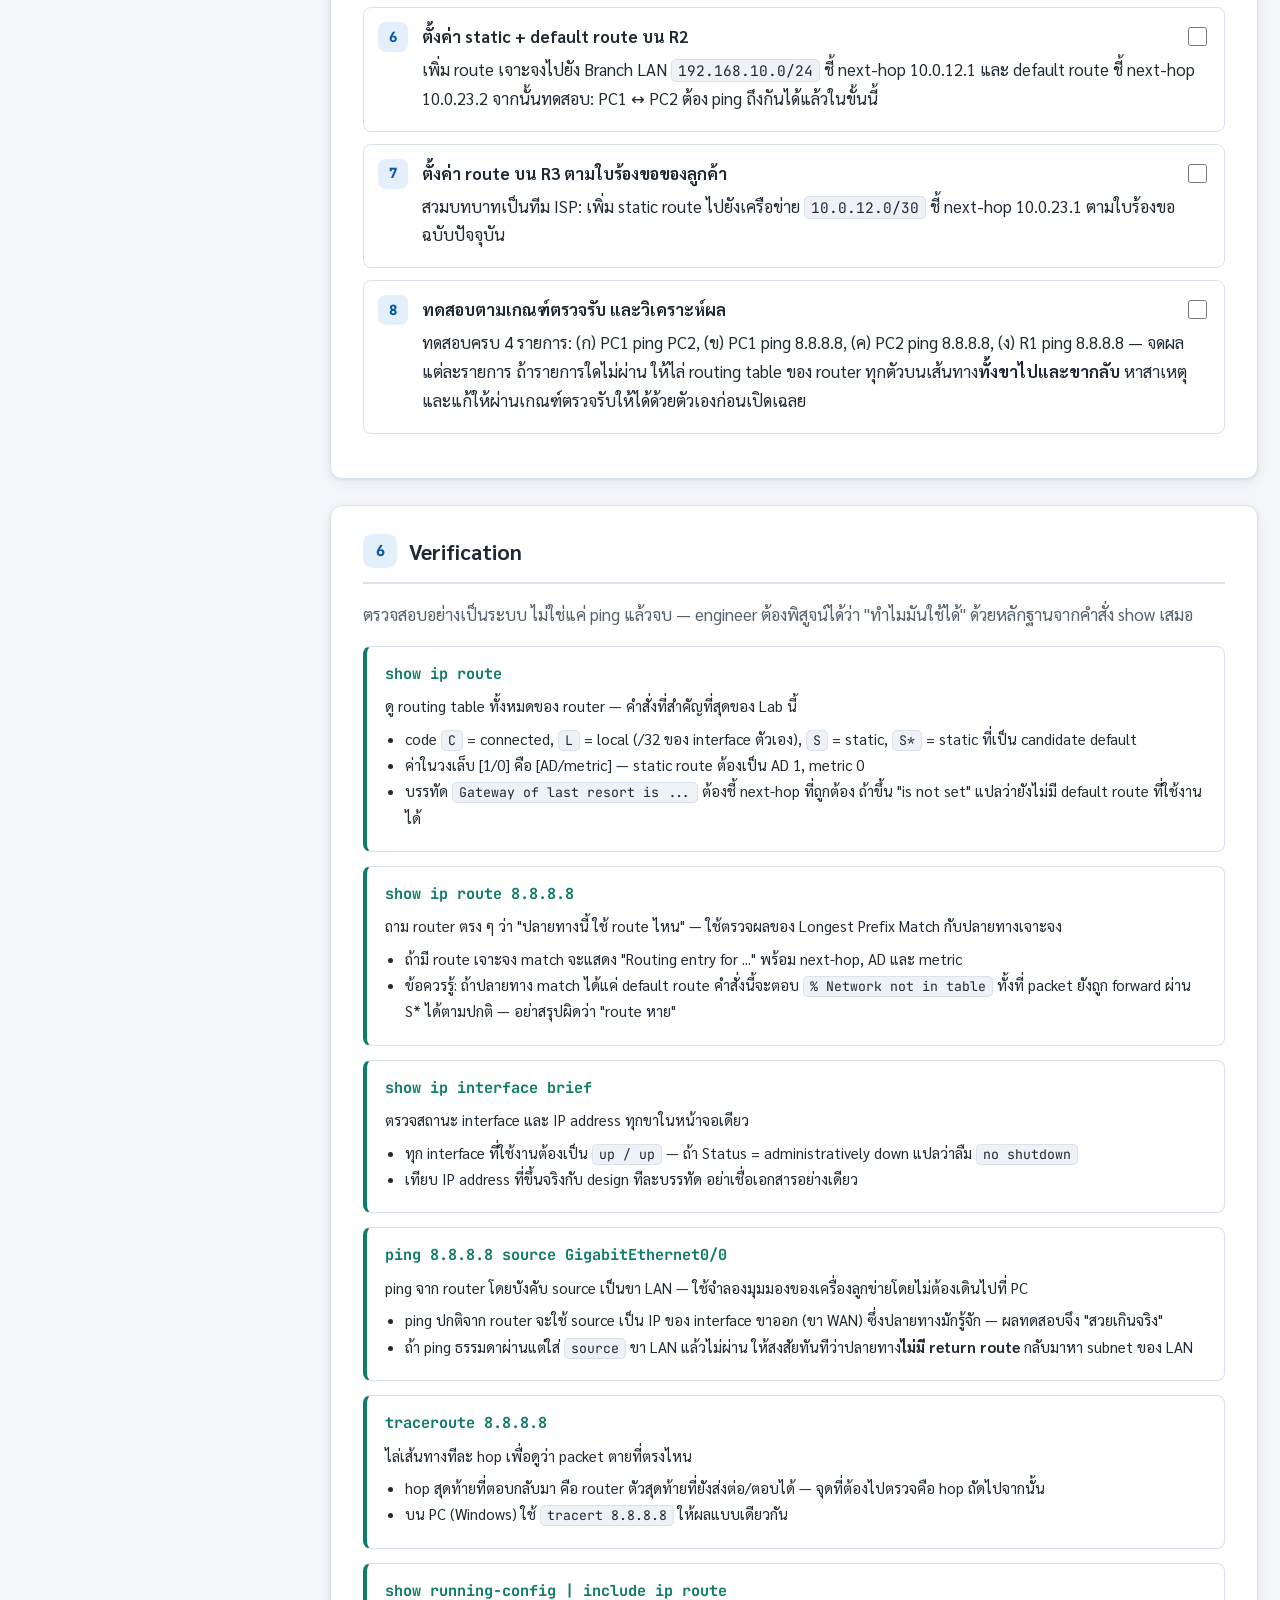
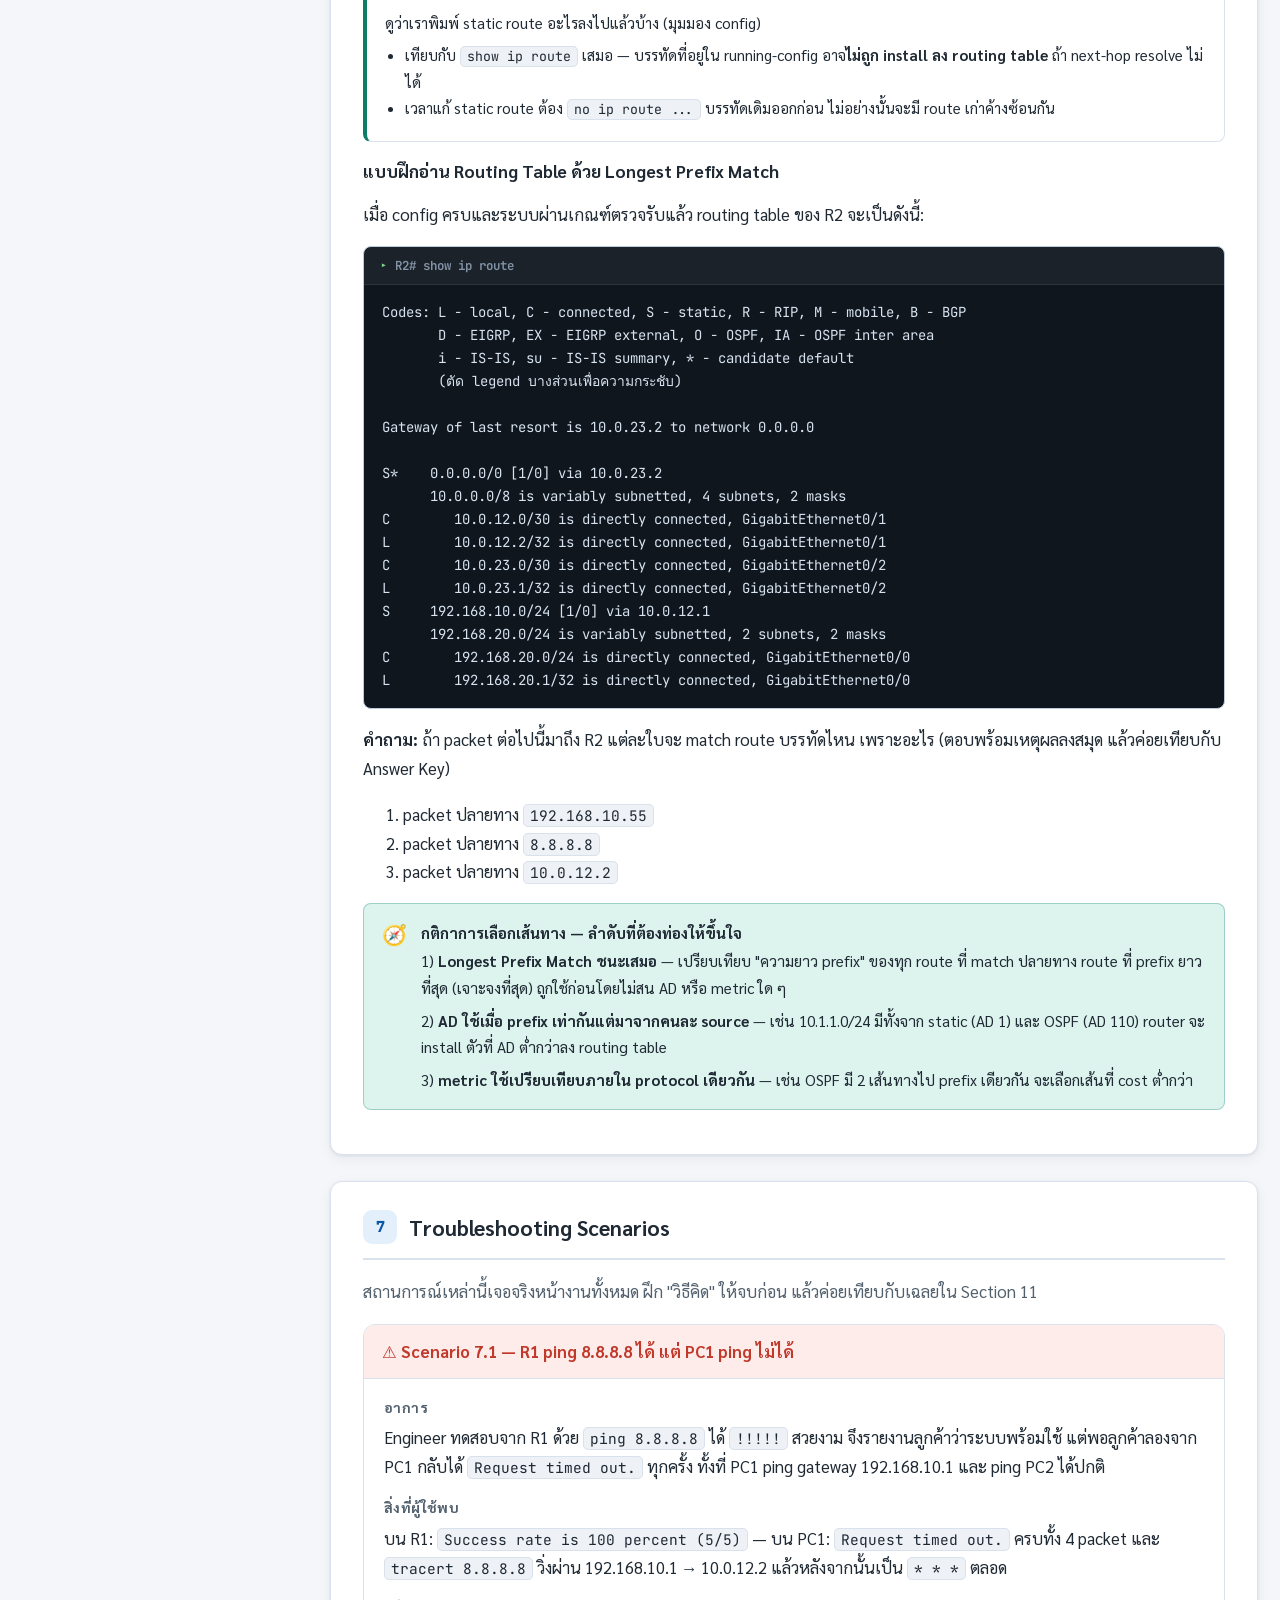
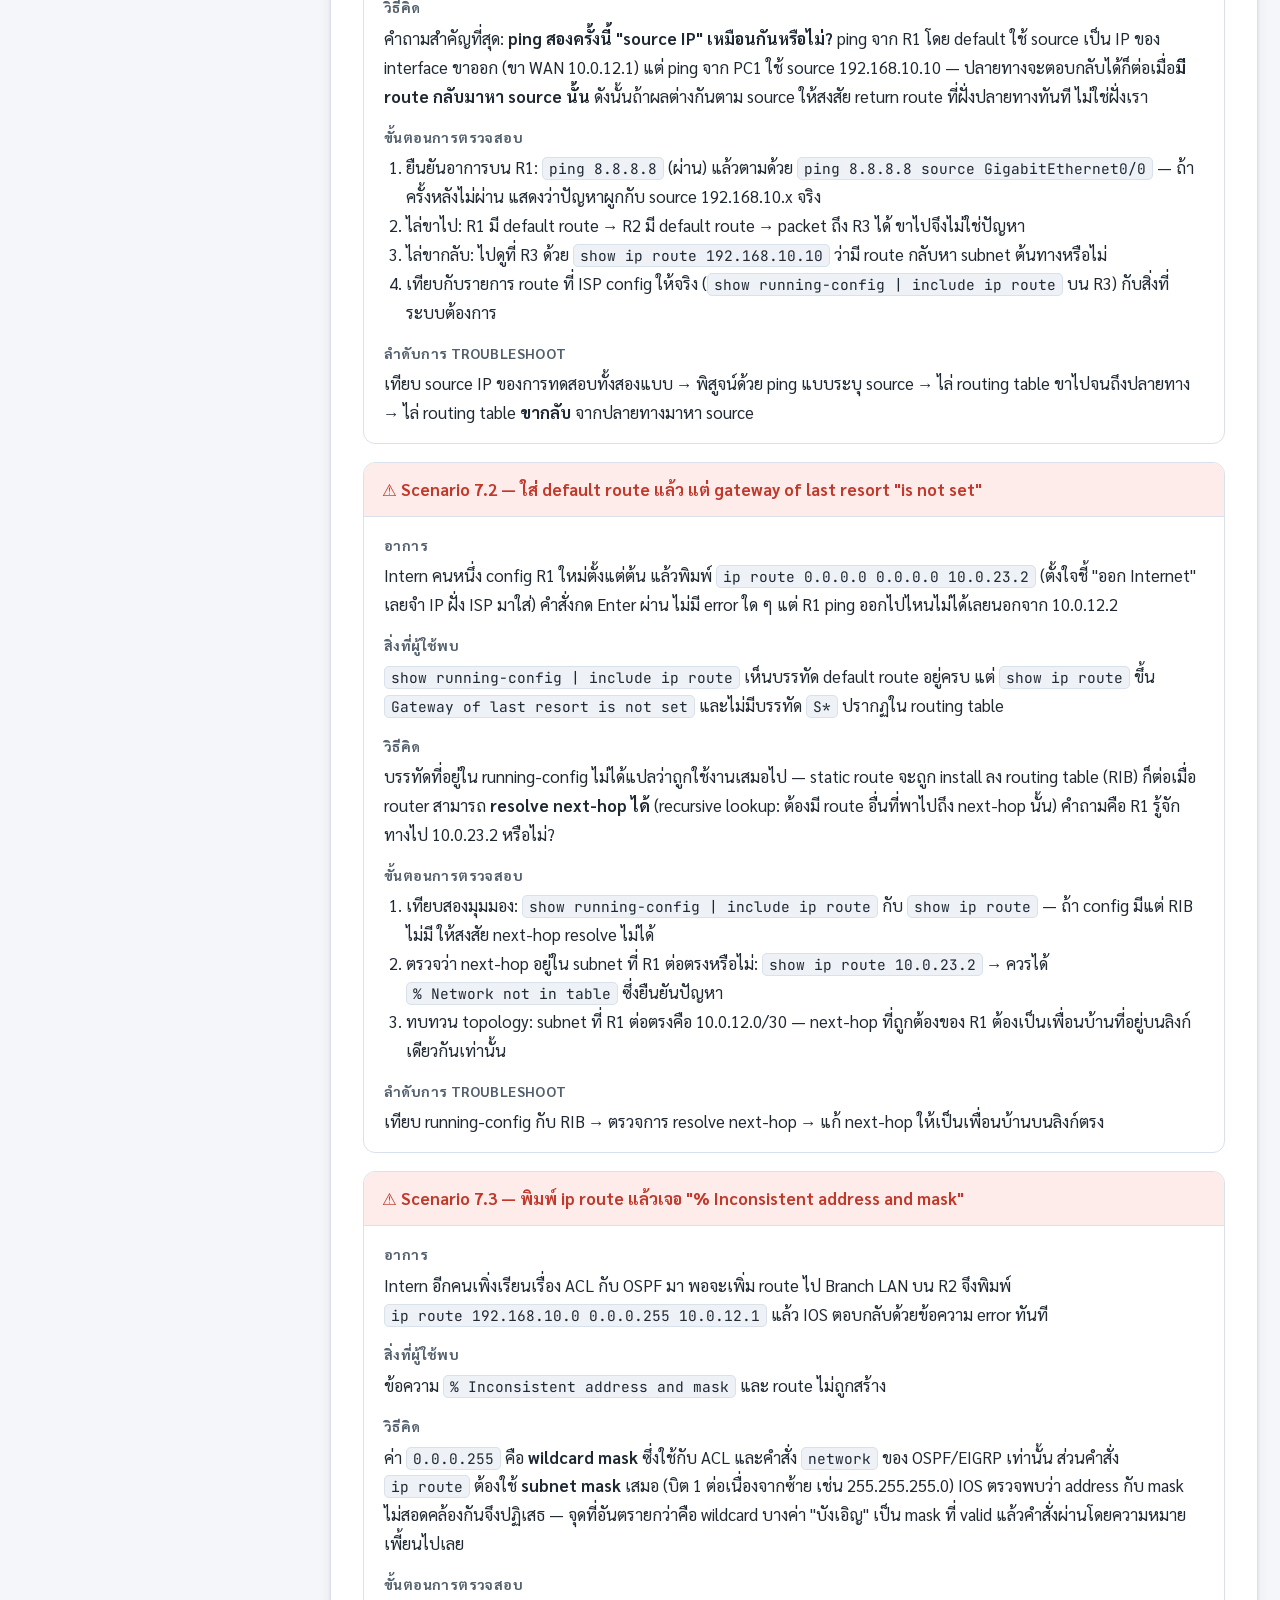
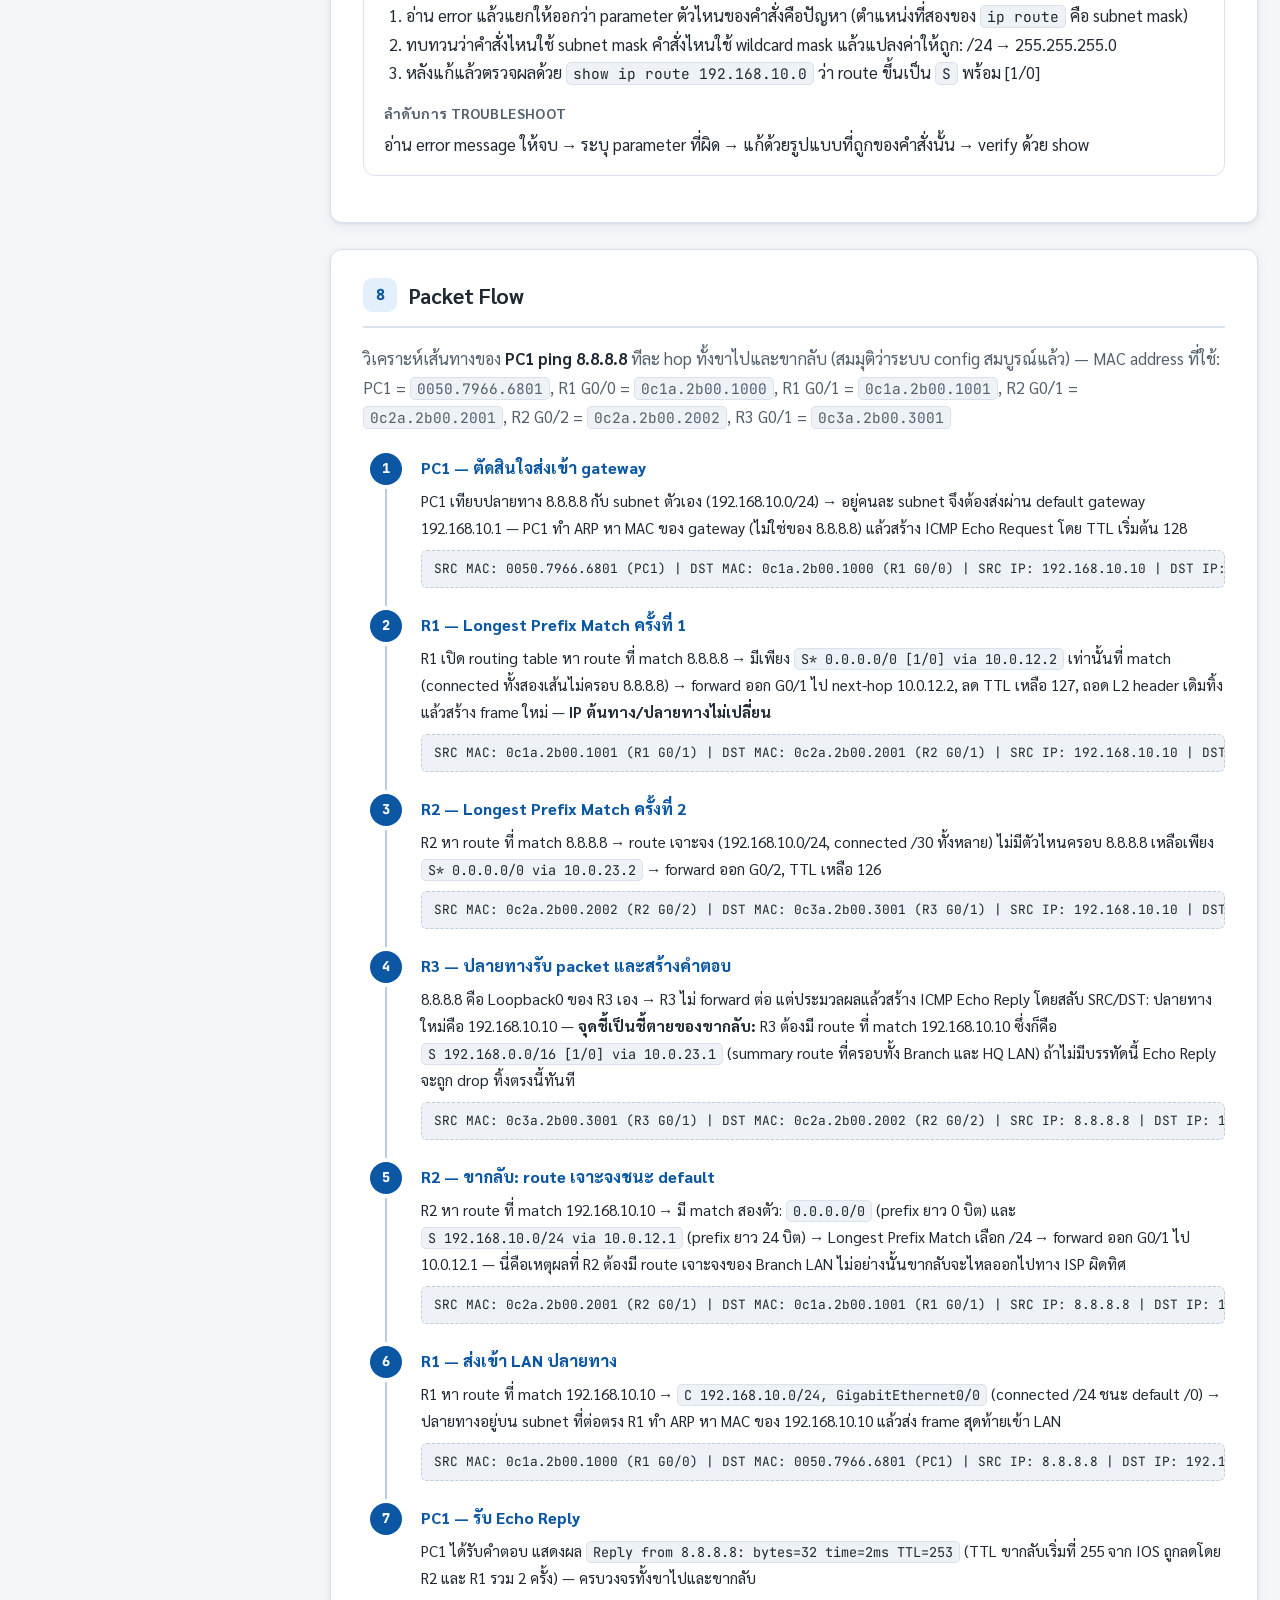
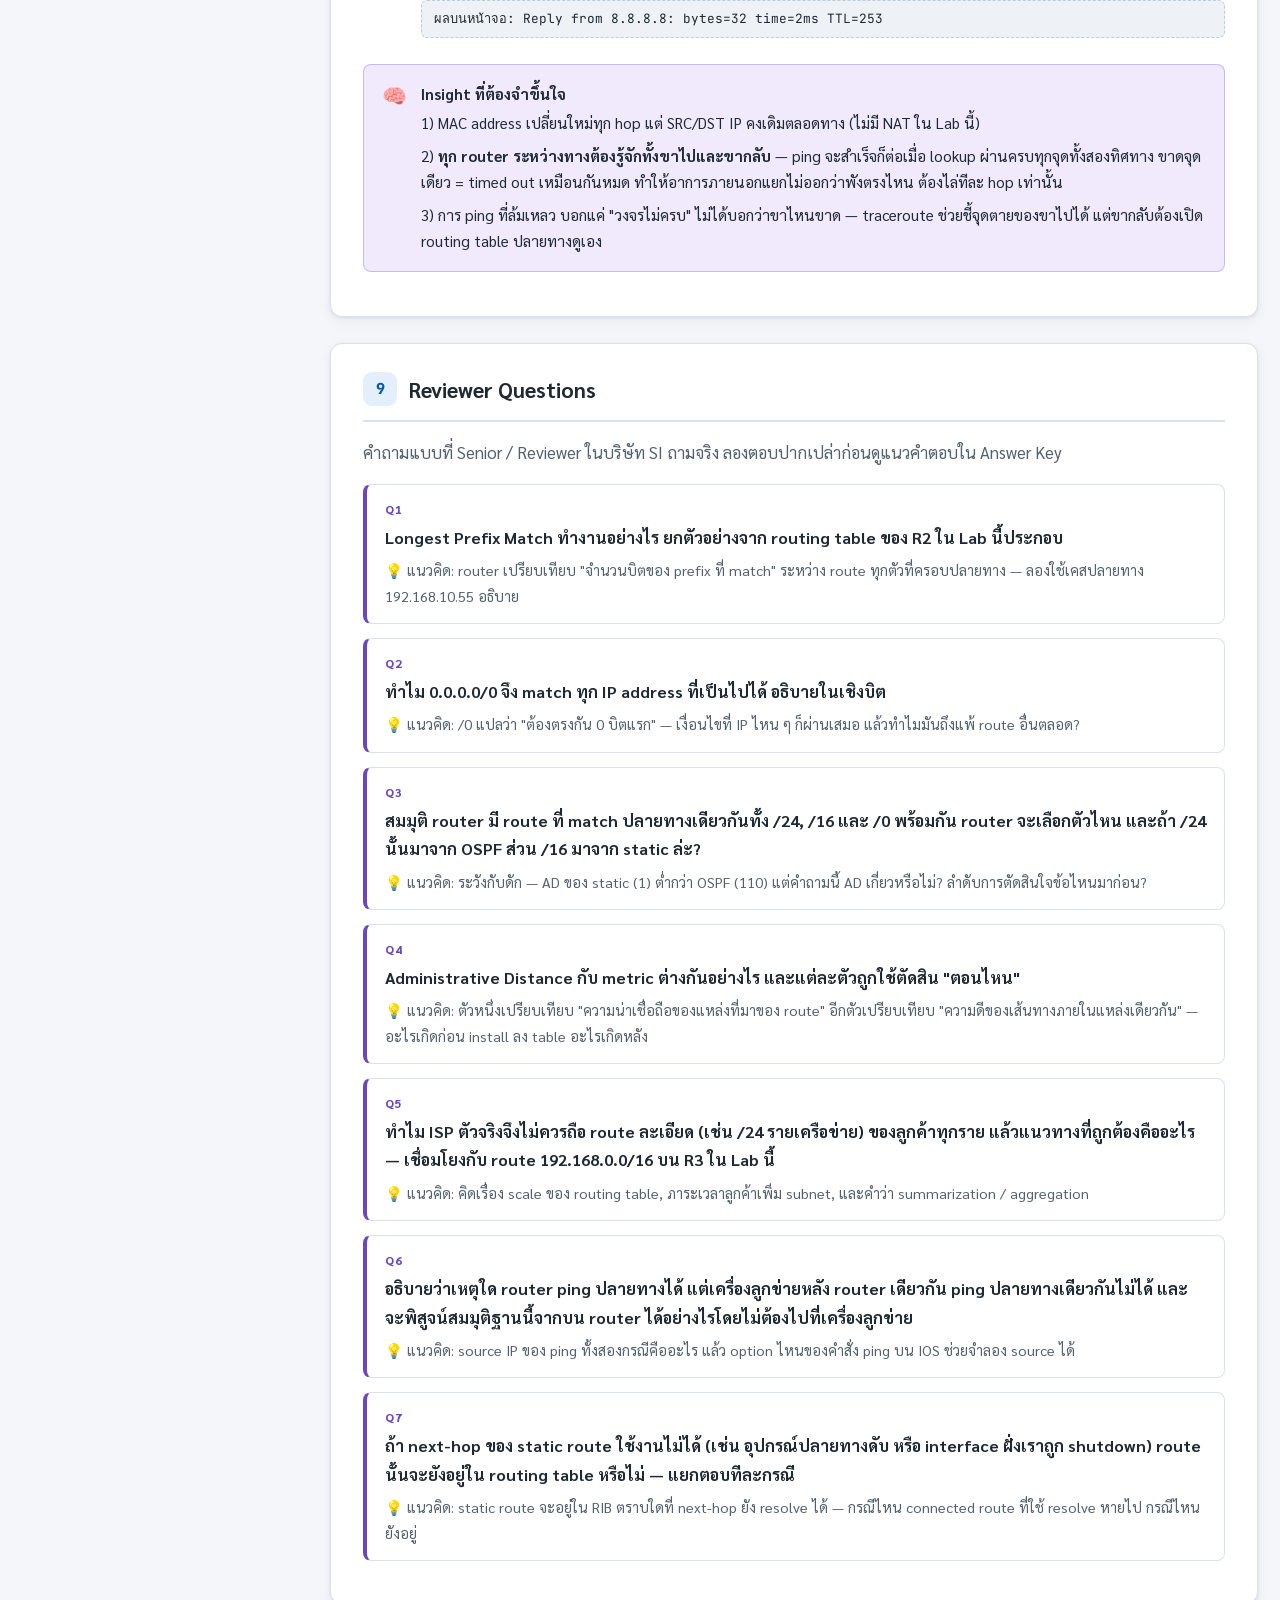
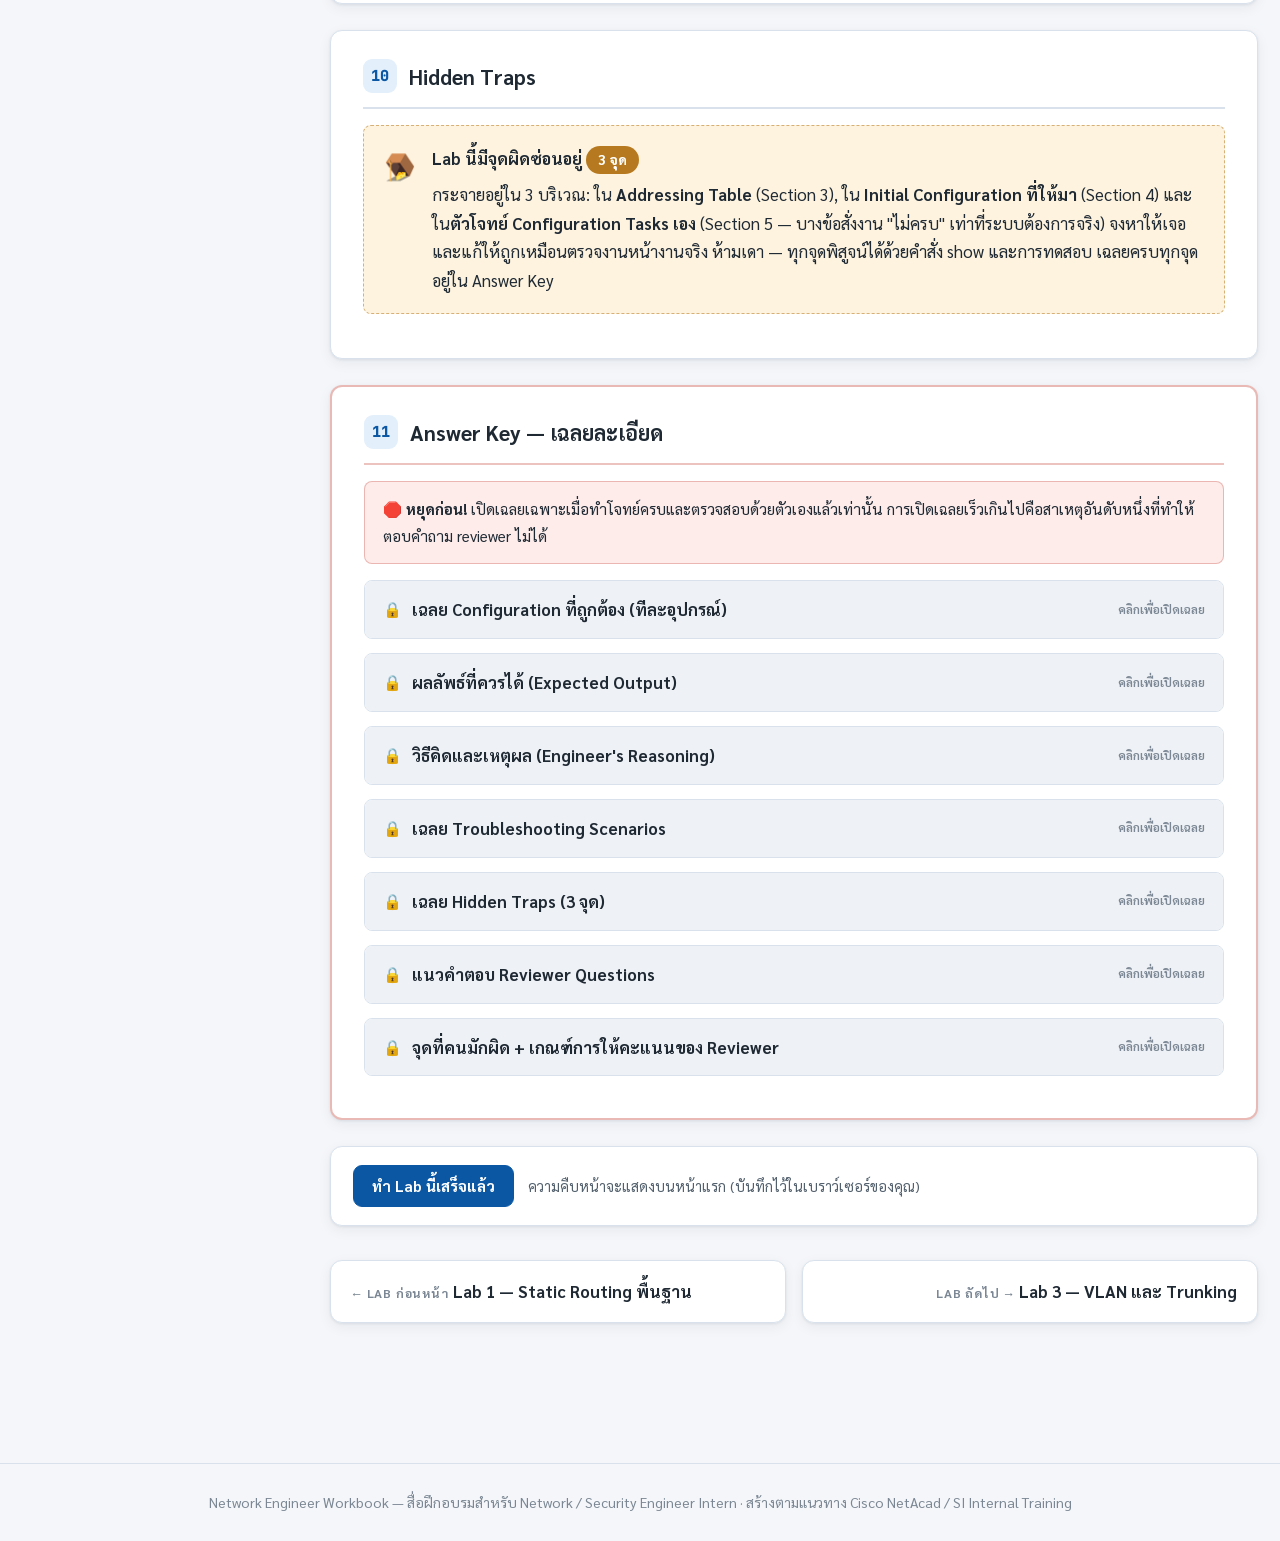
<file: labs/lab02.html>
<!DOCTYPE html>
<html lang="th">
<head>
  <meta charset="UTF-8">
  <meta name="viewport" content="width=device-width, initial-scale=1.0">
  <title>Lab 2 — Static + Default Route และ Longest Prefix Match | Network Engineer Workbook</title>
  <meta name="description" content="ฝึกออกแบบ Static Route และ Default Route ข้ามเครือข่าย 3 router (Branch–HQ–ISP) พร้อมฝึกอ่าน routing table ด้วยหลัก Longest Prefix Match และไล่ปัญหา return route แบบงานจริง">
  <link rel="preconnect" href="https://fonts.googleapis.com">
  <link rel="preconnect" href="https://fonts.gstatic.com" crossorigin>
  <link href="https://fonts.googleapis.com/css2?family=Sarabun:wght@400;500;600;700;800&family=JetBrains+Mono:wght@400;700&display=swap" rel="stylesheet">
  <link rel="stylesheet" href="../assets/css/style.css">
  <link rel="icon" href="data:image/svg+xml,<svg xmlns=%22http://www.w3.org/2000/svg%22 viewBox=%220 0 100 100%22><text y=%22.9em%22 font-size=%2290%22>🌐</text></svg>">
</head>
<body data-page="lab02">

  <header class="topbar">
    <a class="brand" href="../index.html">
      <span class="brand-badge">NW</span>
      <span>Network Engineer Workbook</span>
    </a>
    <nav>
      <a href="../index.html">บทเรียน Interactive</a>
      <a href="../workbook.html">Labs</a>
      <a href="../fundamentals.html">ทฤษฎีพื้นฐาน</a>
      <a href="../commands.html">Command Reference</a>
      <button class="theme-toggle" type="button" aria-label="สลับโหมดสว่าง/มืด">🌙</button>
    </nav>
  </header>

  <div class="layout">
    <aside class="sidebar">
      <button class="btn toc-mobile-toggle" type="button">☰ สารบัญของ Lab นี้</button>
      <nav class="toc">
        <div class="toc-title">เนื้อหาใน Lab นี้</div>
        <a href="#objectives"><span class="toc-num">1</span> Learning Objectives</a>
        <a href="#topology"><span class="toc-num">2</span> Network Topology</a>
        <a href="#addressing"><span class="toc-num">3</span> Addressing Table</a>
        <a href="#scenario"><span class="toc-num">4</span> Lab Guide</a>
        <a href="#tasks"><span class="toc-num">5</span> Configuration Tasks</a>
        <a href="#verification"><span class="toc-num">6</span> Verification</a>
        <a href="#troubleshooting"><span class="toc-num">7</span> Troubleshooting</a>
        <a href="#packetflow"><span class="toc-num">8</span> Packet Flow</a>
        <a href="#reviewer"><span class="toc-num">9</span> Reviewer Questions</a>
        <a href="#traps"><span class="toc-num">10</span> Hidden Traps</a>
        <a href="#answerkey"><span class="toc-num">11</span> Answer Key</a>
      </nav>
    </aside>

    <main class="content">

      <header class="lab-header">
        <div class="lab-kicker">Lab 2 / 10</div>
        <h1>Static + Default Route และ Longest Prefix Match</h1>
        <p class="lab-sub">Lab นี้พาคุณออกแบบเส้นทางแบบ static ข้ามเครือข่าย 3 router (สาขา – สำนักงานใหญ่ – ISP) ฝึกอ่าน routing table ด้วยหลัก Longest Prefix Match และเจอปัญหาคลาสสิกของงานจริง: "ขาไปถึง แต่ขากลับไม่มี" ซึ่งเป็นสาเหตุอันดับต้น ๆ ของเคส ping ไม่ได้ที่ SI ทุกบริษัทต้องเจอ</p>
        <div class="badges">
          <span class="badge level-basic">ระดับ: พื้นฐาน–กลาง</span>
          <span class="badge time">⏱ ใช้เวลาประมาณ 75 นาที</span>
          <span class="badge topic">Default Route</span>
          <span class="badge topic">Longest Prefix Match</span>
          <span class="badge topic">Routing Table</span>
        </div>
      </header>

      <!-- ===== 1. Learning Objectives ===== -->
      <section id="objectives" class="section-card">
        <h2><span class="section-num">1</span> Learning Objectives</h2>
        <p class="section-intro">หลังจบ Lab นี้ ผู้เรียนต้อง "ทำได้" ตามรายการต่อไปนี้ ไม่ใช่แค่ "เคยอ่านผ่าน" — reviewer จะทดสอบด้วยการให้อธิบาย routing table จริงทีละบรรทัด</p>
        <ul>
          <li>ตั้งค่า static route แบบเจาะจง (specific route) และ default route (<code>ip route 0.0.0.0 0.0.0.0 ...</code>) บน Cisco IOS ได้ถูกต้องตาม design</li>
          <li>อธิบายได้ว่าเมื่อ packet หนึ่งใบมาถึง router เลือกเส้นทางอย่างไรด้วยหลัก <strong>Longest Prefix Match (LPM)</strong> พร้อมยกตัวอย่างจาก routing table จริง</li>
          <li>แยกความหมายของค่า <strong>Administrative Distance (AD)</strong> กับ <strong>metric</strong> และบอกได้ว่าแต่ละค่าใช้ตัดสินตอนไหน</li>
          <li>อ่าน output ของ <code>show ip route</code> ได้ครบ: code (C / L / S / S*), ค่า [AD/metric], next-hop, gateway of last resort</li>
          <li>ออกแบบ routing ให้ stub network (สาขาเล็กที่มีทางออกทางเดียว) ด้วย default route เส้นเดียว และอธิบายได้ว่าทำไมไม่ควรใส่ route ละเอียดโดยไม่จำเป็น</li>
          <li>วิเคราะห์ปัญหา "ping จาก router ได้ แต่ ping จากเครื่องลูกข่ายไม่ได้" และชี้ได้ว่าเกิดจาก return route ที่ปลายทางไม่มี</li>
          <li>ตรวจจับ configuration ที่ผิดจากเอกสารที่ได้รับมา (addressing table / initial config) ก่อนนำไปใช้งานจริง</li>
        </ul>
        <div class="callout info">
          <span class="co-icon">💼</span>
          <div class="co-body">
            <span class="co-title">มุมมองจากงานจริง</span>
            งานส่งมอบของ SI จำนวนมากคือ "ต่อสาขาลูกค้าเข้ากับ HQ และออก Internet" โครงแบบใน Lab นี้คือโครงแบบที่เจอบ่อยที่สุดโครงหนึ่ง สิ่งที่ reviewer ภายในคาดหวังจาก engineer ระดับเริ่มต้นคือ (1) อ่าน routing table แล้วตอบได้ทันทีว่า packet ปลายทางใด ๆ จะออก interface ไหน และ (2) เวลาลูกค้าแจ้งว่า "ping ไม่ได้" ต้องคิดถึง<strong>ขากลับ</strong>เสมอ ไม่ใช่ไล่แต่ขาไป
          </div>
        </div>
      </section>

      <!-- ===== 2. Network Topology ===== -->
      <section id="topology" class="section-card">
        <h2><span class="section-num">2</span> Network Topology</h2>
        <div class="topology-box">
<pre>
     Branch Site                            HQ Site                          ISP (Simulated Internet)
     LAN: 192.168.10.0/24                   LAN: 192.168.20.0/24             Lo0: 8.8.8.8/32

    +----------+
    |   PC1    |
    | .10 /24  |
    +----+-----+
         |
         | G0/0 = 192.168.10.1
         |          WAN1 = 10.0.12.0/30                   WAN2 = 10.0.23.0/30
    +----------+                          +----------+                          +----------+
    |    R1    | G0/1                G0/1 |    R2    | G0/2                G0/1 |    R3    |
    | (Branch) +--------------------------+   (HQ)   +--------------------------+  (ISP)   |
    +----------+ 10.0.12.1      10.0.12.2 +----+-----+ 10.0.23.1      10.0.23.2 +----+-----+
                                               |                                     |
                                          G0/0 | 192.168.20.1                 Loopback0 =
                                               |                              8.8.8.8/32
                                          +----+-----+
                                          |   PC2    |
                                          | .10 /24  |
                                          +----------+
</pre>
        </div>
        <h3>คำอธิบายการเชื่อมต่อ</h3>
        <div class="table-wrap">
          <table class="data">
            <thead>
              <tr><th>จากอุปกรณ์</th><th>Interface</th><th>ไปยังอุปกรณ์</th><th>Interface</th><th>หมายเหตุ (VLAN / Subnet)</th></tr>
            </thead>
            <tbody>
              <tr><td>PC1</td><td class="mono">NIC</td><td>R1</td><td class="mono">G0/0</td><td>Branch LAN — 192.168.10.0/24</td></tr>
              <tr><td>R1</td><td class="mono">G0/1</td><td>R2</td><td class="mono">G0/1</td><td>WAN1 — 10.0.12.0/30 (point-to-point)</td></tr>
              <tr><td>PC2</td><td class="mono">NIC</td><td>R2</td><td class="mono">G0/0</td><td>HQ LAN — 192.168.20.0/24</td></tr>
              <tr><td>R2</td><td class="mono">G0/2</td><td>R3</td><td class="mono">G0/1</td><td>WAN2 — 10.0.23.0/30 (point-to-point)</td></tr>
              <tr><td>R3</td><td class="mono">Loopback0</td><td>—</td><td class="mono">—</td><td>8.8.8.8/32 จำลองปลายทางบน Internet</td></tr>
            </tbody>
          </table>
        </div>
        <p>ภาพรวม: R1 คือ router สาขา (Branch) มีทางออกทางเดียวผ่านลิงก์ WAN1 ไปหา R2 ที่สำนักงานใหญ่ (HQ) — เครือข่ายลักษณะนี้เรียกว่า <strong>stub network</strong> ส่วน R2 เป็นจุดรวมทราฟฟิกของทั้งองค์กร ก่อนออกสู่ ISP (R3) ผ่านลิงก์ WAN2 ทั้งสองลิงก์ WAN ใช้ subnet /30 ตามธรรมเนียม point-to-point link (มี host address ใช้ได้พอดี 2 ตัว) ฝั่ง R3 มี Loopback0 = 8.8.8.8/32 ไว้จำลอง "ปลายทางบน Internet" สำหรับทดสอบ ping</p>
      </section>

      <!-- ===== 3. Addressing Table ===== -->
      <section id="addressing" class="section-card">
        <h2><span class="section-num">3</span> Addressing Table</h2>
        <div class="table-wrap">
          <table class="data">
            <thead>
              <tr><th>Device</th><th>Interface</th><th>IP Address</th><th>Subnet Mask</th><th>Default Gateway</th></tr>
            </thead>
            <tbody>
              <tr><td>R1</td><td class="mono">GigabitEthernet0/0</td><td class="mono">192.168.10.1</td><td class="mono">255.255.255.0</td><td class="mono">—</td></tr>
              <tr><td>R1</td><td class="mono">GigabitEthernet0/1</td><td class="mono">10.0.12.1</td><td class="mono">255.255.255.252</td><td class="mono">—</td></tr>
              <tr><td>R2</td><td class="mono">GigabitEthernet0/0</td><td class="mono">192.168.20.1</td><td class="mono">255.255.255.0</td><td class="mono">—</td></tr>
              <tr><td>R2</td><td class="mono">GigabitEthernet0/1</td><td class="mono">10.0.12.2</td><td class="mono">255.255.255.252</td><td class="mono">—</td></tr>
              <tr><td>R2</td><td class="mono">GigabitEthernet0/2</td><td class="mono">10.0.23.1</td><td class="mono">255.255.255.252</td><td class="mono">—</td></tr>
              <tr><td>R3</td><td class="mono">GigabitEthernet0/1</td><td class="mono">10.0.23.2</td><td class="mono">255.255.255.0</td><td class="mono">—</td></tr>
              <tr><td>R3</td><td class="mono">Loopback0</td><td class="mono">8.8.8.8</td><td class="mono">255.255.255.255</td><td class="mono">—</td></tr>
              <tr><td>PC1</td><td class="mono">NIC</td><td class="mono">192.168.10.10</td><td class="mono">255.255.255.0</td><td class="mono">192.168.10.1</td></tr>
              <tr><td>PC2</td><td class="mono">NIC</td><td class="mono">192.168.20.10</td><td class="mono">255.255.255.0</td><td class="mono">192.168.20.1</td></tr>
            </tbody>
          </table>
        </div>
      </section>

      <!-- ===== 4. Lab Guide (สถานการณ์) ===== -->
      <section id="scenario" class="section-card">
        <h2><span class="section-num">4</span> Lab Guide — สถานการณ์</h2>
        <p>ลูกค้าของบริษัทคุณเป็นธุรกิจซื้อ-ขายวัสดุก่อสร้าง มีสำนักงานใหญ่ (HQ) หนึ่งแห่งและสาขา (Branch) หนึ่งแห่ง เชื่อมกันด้วยลิงก์ WAN แบบ point-to-point ที่เช่าจากผู้ให้บริการ ทาง HQ ต่อออก Internet ผ่าน router ของ ISP (ใน Lab นี้คือ R3 ซึ่งมี Loopback0 = 8.8.8.8/32 จำลองปลายทางบน Internet) ทีม engineer ชุดก่อนได้ตั้งค่า R1 ที่สาขาไว้บางส่วนแล้วก่อนส่งมอบงานต่อให้คุณ</p>
        <h3>Design Intent (แบบที่ได้รับอนุมัติแล้ว)</h3>
        <ul>
          <li><strong>R1 (Branch)</strong> — เป็น stub network มีทางออกทางเดียว จึงกำหนดให้ใช้ <strong>default route เส้นเดียว</strong> ชี้ next-hop ไปที่ 10.0.12.2 ห้ามใส่ route เจาะจงรายเครือข่าย เพื่อให้ config สาขาเรียบง่ายและไม่ต้องตามแก้ทุกครั้งที่ HQ เพิ่ม subnet ใหม่</li>
          <li><strong>R2 (HQ)</strong> — ต้องรู้จัก Branch LAN แบบเจาะจง: static route <code>192.168.10.0/24</code> ชี้ไป 10.0.12.1 และมี default route ชี้ออก ISP ที่ 10.0.23.2 สำหรับปลายทางอื่นทั้งหมด</li>
          <li><strong>R3 (ISP)</strong> — อยู่นอกขอบเขตการดูแลของเรา ทีม ISP จะเพิ่ม static route ให้<strong>เฉพาะรายการที่ลูกค้าร้องขอเป็นลายลักษณ์อักษร</strong>เท่านั้น ใบร้องขอ (route request form) ฉบับปัจจุบันที่ทีมก่อนหน้าส่งไว้มีรายการเดียว: เครือข่าย 10.0.12.0/30 ชี้ next-hop 10.0.23.1</li>
        </ul>
        <p>เกณฑ์ตรวจรับของลูกค้า (acceptance test): <strong>PC1 ↔ PC2 ต้อง ping ถึงกัน และทั้ง PC1 กับ PC2 ต้อง ping 8.8.8.8 ได้</strong></p>
        <div class="cli">
          <div class="cli-title">Initial Configuration — R1 (ให้มาแล้ว ห้ามลบ ให้ตรวจสอบและแก้ไขได้)</div>
<pre>hostname R1
!
interface GigabitEthernet0/0
 description LAN Branch 192.168.10.0/24
 ip address 192.168.10.1 255.255.255.0
 no shutdown
!
interface GigabitEthernet0/1
 description WAN1 to R2-HQ
 ip address 10.0.12.1 255.255.255.252
 no shutdown
!
ip route 0.0.0.0 255.255.255.255 10.0.12.2
!
end</pre>
        </div>
        <div class="callout warn">
          <span class="co-icon">📋</span>
          <div class="co-body">
            <span class="co-title">ธรรมเนียมงานจริง</span>
            เอกสารที่ส่งต่อกันมาระหว่างทีม (addressing table, initial config, ใบร้องขอ route) <strong>ไม่ได้ถูกต้องเสมอไป</strong> engineer ที่ดีจะตรวจทานเอกสารเทียบกับ design intent ก่อนพิมพ์คำสั่งลงอุปกรณ์จริงทุกครั้ง — ใน Lab นี้ก็เช่นกัน
          </div>
        </div>
      </section>

      <!-- ===== 5. Configuration Tasks ===== -->
      <section id="tasks" class="section-card">
        <h2><span class="section-num">5</span> Configuration Tasks</h2>
        <p class="section-intro">ทำตามโจทย์ทีละข้อ <strong>ยังไม่ต้องเปิดเฉลย</strong> — ติ๊กถูกเมื่อทำเสร็จ ระบบจะจำไว้ให้</p>
        <ol class="task-list">
          <li>
            <input class="task-check" type="checkbox" data-task="t1" aria-label="ทำเสร็จแล้ว">
            <span class="task-title">สร้าง topology และนำ Initial Configuration ไปใช้กับ R1</span>
            <p>สร้างอุปกรณ์ตามผัง Section 2 (router 3 ตัว + PC 2 เครื่อง) เชื่อมสายตามตารางการเชื่อมต่อ จากนั้นนำ Initial Configuration ของ R1 ใน Section 4 ไปใช้ทั้งชุด — ถือว่า config ชุดนี้คือสภาพที่ทีมก่อนหน้าส่งมอบไว้</p>
          </li>
          <li>
            <input class="task-check" type="checkbox" data-task="t2" aria-label="ทำเสร็จแล้ว">
            <span class="task-title">ตั้งค่าพื้นฐานและ IP address บน R2</span>
            <p>ตั้ง hostname เป็น <code>R2</code> แล้วกำหนด IP address ให้ G0/0, G0/1, G0/2 ตาม Addressing Table พร้อมใส่ description ทุก interface และเปิดใช้งานให้สถานะเป็น up/up</p>
          </li>
          <li>
            <input class="task-check" type="checkbox" data-task="t3" aria-label="ทำเสร็จแล้ว">
            <span class="task-title">ตั้งค่าพื้นฐานและ IP address บน R3</span>
            <p>ตั้ง hostname เป็น <code>R3</code> กำหนด IP address ให้ G0/1 และสร้าง <code>Loopback0</code> เป็น 8.8.8.8/32 เพื่อจำลองปลายทางบน Internet ตรวจสอบข้อมูลที่ใช้กับเอกสารประกอบให้รอบคอบก่อนพิมพ์</p>
          </li>
          <li>
            <input class="task-check" type="checkbox" data-task="t4" aria-label="ทำเสร็จแล้ว">
            <span class="task-title">ตั้งค่า IP ให้ PC1 / PC2 และทดสอบภายใน LAN</span>
            <p>กำหนด IP address, subnet mask และ default gateway ให้ PC ทั้งสองเครื่องตาม Addressing Table แล้วทดสอบ: PC1 ต้อง ping 192.168.10.1 ได้ และ PC2 ต้อง ping 192.168.20.1 ได้ ก่อนไปข้อถัดไป</p>
          </li>
          <li>
            <input class="task-check" type="checkbox" data-task="t5" aria-label="ทำเสร็จแล้ว">
            <span class="task-title">ทำให้ routing ของ R1 เป็นไปตาม design intent</span>
            <p>ตาม design R1 ต้องมี default route เส้นเดียวชี้ next-hop 10.0.12.2 และห้ามมี static route อื่น ทดสอบว่า routing table ของ R1 มี gateway of last resort ถูกต้อง และ R1 ping 10.0.12.2 ได้</p>
          </li>
          <li>
            <input class="task-check" type="checkbox" data-task="t6" aria-label="ทำเสร็จแล้ว">
            <span class="task-title">ตั้งค่า static + default route บน R2</span>
            <p>เพิ่ม route เจาะจงไปยัง Branch LAN <code>192.168.10.0/24</code> ชี้ next-hop 10.0.12.1 และ default route ชี้ next-hop 10.0.23.2 จากนั้นทดสอบ: PC1 ↔ PC2 ต้อง ping ถึงกันได้แล้วในขั้นนี้</p>
          </li>
          <li>
            <input class="task-check" type="checkbox" data-task="t7" aria-label="ทำเสร็จแล้ว">
            <span class="task-title">ตั้งค่า route บน R3 ตามใบร้องขอของลูกค้า</span>
            <p>สวมบทบาทเป็นทีม ISP: เพิ่ม static route ไปยังเครือข่าย <code>10.0.12.0/30</code> ชี้ next-hop 10.0.23.1 ตามใบร้องขอฉบับปัจจุบัน</p>
          </li>
          <li>
            <input class="task-check" type="checkbox" data-task="t8" aria-label="ทำเสร็จแล้ว">
            <span class="task-title">ทดสอบตามเกณฑ์ตรวจรับ และวิเคราะห์ผล</span>
            <p>ทดสอบครบ 4 รายการ: (ก) PC1 ping PC2, (ข) PC1 ping 8.8.8.8, (ค) PC2 ping 8.8.8.8, (ง) R1 ping 8.8.8.8 — จดผลแต่ละรายการ ถ้ารายการใดไม่ผ่าน ให้ไล่ routing table ของ router ทุกตัวบนเส้นทาง<strong>ทั้งขาไปและขากลับ</strong> หาสาเหตุและแก้ให้ผ่านเกณฑ์ตรวจรับให้ได้ด้วยตัวเองก่อนเปิดเฉลย</p>
          </li>
        </ol>
      </section>

      <!-- ===== 6. Verification ===== -->
      <section id="verification" class="section-card">
        <h2><span class="section-num">6</span> Verification</h2>
        <p class="section-intro">ตรวจสอบอย่างเป็นระบบ ไม่ใช่แค่ ping แล้วจบ — engineer ต้องพิสูจน์ได้ว่า "ทำไมมันใช้ได้" ด้วยหลักฐานจากคำสั่ง show เสมอ</p>
        <div class="verify-grid">
          <div class="verify-card">
            <div class="vc-cmd">show ip route</div>
            <p>ดู routing table ทั้งหมดของ router — คำสั่งที่สำคัญที่สุดของ Lab นี้</p>
            <ul>
              <li>code <code>C</code> = connected, <code>L</code> = local (/32 ของ interface ตัวเอง), <code>S</code> = static, <code>S*</code> = static ที่เป็น candidate default</li>
              <li>ค่าในวงเล็บ [1/0] คือ [AD/metric] — static route ต้องเป็น AD 1, metric 0</li>
              <li>บรรทัด <code>Gateway of last resort is ...</code> ต้องชี้ next-hop ที่ถูกต้อง ถ้าขึ้น "is not set" แปลว่ายังไม่มี default route ที่ใช้งานได้</li>
            </ul>
          </div>
          <div class="verify-card">
            <div class="vc-cmd">show ip route 8.8.8.8</div>
            <p>ถาม router ตรง ๆ ว่า "ปลายทางนี้ ใช้ route ไหน" — ใช้ตรวจผลของ Longest Prefix Match กับปลายทางเจาะจง</p>
            <ul>
              <li>ถ้ามี route เจาะจง match จะแสดง "Routing entry for ..." พร้อม next-hop, AD และ metric</li>
              <li>ข้อควรรู้: ถ้าปลายทาง match ได้แค่ default route คำสั่งนี้จะตอบ <code>% Network not in table</code> ทั้งที่ packet ยังถูก forward ผ่าน S* ได้ตามปกติ — อย่าสรุปผิดว่า "route หาย"</li>
            </ul>
          </div>
          <div class="verify-card">
            <div class="vc-cmd">show ip interface brief</div>
            <p>ตรวจสถานะ interface และ IP address ทุกขาในหน้าจอเดียว</p>
            <ul>
              <li>ทุก interface ที่ใช้งานต้องเป็น <code>up / up</code> — ถ้า Status = administratively down แปลว่าลืม <code>no shutdown</code></li>
              <li>เทียบ IP address ที่ขึ้นจริงกับ design ทีละบรรทัด อย่าเชื่อเอกสารอย่างเดียว</li>
            </ul>
          </div>
          <div class="verify-card">
            <div class="vc-cmd">ping 8.8.8.8 source GigabitEthernet0/0</div>
            <p>ping จาก router โดยบังคับ source เป็นขา LAN — ใช้จำลองมุมมองของเครื่องลูกข่ายโดยไม่ต้องเดินไปที่ PC</p>
            <ul>
              <li>ping ปกติจาก router จะใช้ source เป็น IP ของ interface ขาออก (ขา WAN) ซึ่งปลายทางมักรู้จัก — ผลทดสอบจึง "สวยเกินจริง"</li>
              <li>ถ้า ping ธรรมดาผ่านแต่ใส่ <code>source</code> ขา LAN แล้วไม่ผ่าน ให้สงสัยทันทีว่าปลายทาง<strong>ไม่มี return route</strong> กลับมาหา subnet ของ LAN</li>
            </ul>
          </div>
          <div class="verify-card">
            <div class="vc-cmd">traceroute 8.8.8.8</div>
            <p>ไล่เส้นทางทีละ hop เพื่อดูว่า packet ตายที่ตรงไหน</p>
            <ul>
              <li>hop สุดท้ายที่ตอบกลับมา คือ router ตัวสุดท้ายที่ยังส่งต่อ/ตอบได้ — จุดที่ต้องไปตรวจคือ hop ถัดไปจากนั้น</li>
              <li>บน PC (Windows) ใช้ <code>tracert 8.8.8.8</code> ให้ผลแบบเดียวกัน</li>
            </ul>
          </div>
          <div class="verify-card">
            <div class="vc-cmd">show running-config | include ip route</div>
            <p>ดูว่าเราพิมพ์ static route อะไรลงไปแล้วบ้าง (มุมมอง config)</p>
            <ul>
              <li>เทียบกับ <code>show ip route</code> เสมอ — บรรทัดที่อยู่ใน running-config อาจ<strong>ไม่ถูก install ลง routing table</strong> ถ้า next-hop resolve ไม่ได้</li>
              <li>เวลาแก้ static route ต้อง <code>no ip route ...</code> บรรทัดเดิมออกก่อน ไม่อย่างนั้นจะมี route เก่าค้างซ้อนกัน</li>
            </ul>
          </div>
        </div>

        <h3>แบบฝึกอ่าน Routing Table ด้วย Longest Prefix Match</h3>
        <p>เมื่อ config ครบและระบบผ่านเกณฑ์ตรวจรับแล้ว routing table ของ R2 จะเป็นดังนี้:</p>
        <div class="cli">
          <div class="cli-title">R2# show ip route</div>
<pre>Codes: L - local, C - connected, S - static, R - RIP, M - mobile, B - BGP
       D - EIGRP, EX - EIGRP external, O - OSPF, IA - OSPF inter area
       i - IS-IS, su - IS-IS summary, * - candidate default
       (ตัด legend บางส่วนเพื่อความกระชับ)

Gateway of last resort is 10.0.23.2 to network 0.0.0.0

S*    0.0.0.0/0 [1/0] via 10.0.23.2
      10.0.0.0/8 is variably subnetted, 4 subnets, 2 masks
C        10.0.12.0/30 is directly connected, GigabitEthernet0/1
L        10.0.12.2/32 is directly connected, GigabitEthernet0/1
C        10.0.23.0/30 is directly connected, GigabitEthernet0/2
L        10.0.23.1/32 is directly connected, GigabitEthernet0/2
S     192.168.10.0/24 [1/0] via 10.0.12.1
      192.168.20.0/24 is variably subnetted, 2 subnets, 2 masks
C        192.168.20.0/24 is directly connected, GigabitEthernet0/0
L        192.168.20.1/32 is directly connected, GigabitEthernet0/0</pre>
        </div>
        <p><strong>คำถาม:</strong> ถ้า packet ต่อไปนี้มาถึง R2 แต่ละใบจะ match route บรรทัดไหน เพราะอะไร (ตอบพร้อมเหตุผลลงสมุด แล้วค่อยเทียบกับ Answer Key)</p>
        <ol>
          <li>packet ปลายทาง <code>192.168.10.55</code></li>
          <li>packet ปลายทาง <code>8.8.8.8</code></li>
          <li>packet ปลายทาง <code>10.0.12.2</code></li>
        </ol>
        <div class="callout tip">
          <span class="co-icon">🧭</span>
          <div class="co-body">
            <span class="co-title">กติกาการเลือกเส้นทาง — ลำดับที่ต้องท่องให้ขึ้นใจ</span>
            <p style="margin:0 0 6px;">1) <strong>Longest Prefix Match ชนะเสมอ</strong> — เปรียบเทียบ "ความยาว prefix" ของทุก route ที่ match ปลายทาง route ที่ prefix ยาวที่สุด (เจาะจงที่สุด) ถูกใช้ก่อนโดยไม่สน AD หรือ metric ใด ๆ</p>
            <p style="margin:0 0 6px;">2) <strong>AD ใช้เมื่อ prefix เท่ากันแต่มาจากคนละ source</strong> — เช่น 10.1.1.0/24 มีทั้งจาก static (AD 1) และ OSPF (AD 110) router จะ install ตัวที่ AD ต่ำกว่าลง routing table</p>
            <p style="margin:0;">3) <strong>metric ใช้เปรียบเทียบภายใน protocol เดียวกัน</strong> — เช่น OSPF มี 2 เส้นทางไป prefix เดียวกัน จะเลือกเส้นที่ cost ต่ำกว่า</p>
          </div>
        </div>
      </section>

      <!-- ===== 7. Troubleshooting ===== -->
      <section id="troubleshooting" class="section-card">
        <h2><span class="section-num">7</span> Troubleshooting Scenarios</h2>
        <p class="section-intro">สถานการณ์เหล่านี้เจอจริงหน้างานทั้งหมด ฝึก "วิธีคิด" ให้จบก่อน แล้วค่อยเทียบกับเฉลยใน Section 11</p>

        <div class="trouble-card">
          <div class="tc-head">⚠ Scenario 7.1 — R1 ping 8.8.8.8 ได้ แต่ PC1 ping ไม่ได้</div>
          <div class="tc-body">
            <dl>
              <dt>อาการ</dt>
              <dd>Engineer ทดสอบจาก R1 ด้วย <code>ping 8.8.8.8</code> ได้ <code>!!!!!</code> สวยงาม จึงรายงานลูกค้าว่าระบบพร้อมใช้ แต่พอลูกค้าลองจาก PC1 กลับได้ <code>Request timed out.</code> ทุกครั้ง ทั้งที่ PC1 ping gateway 192.168.10.1 และ ping PC2 ได้ปกติ</dd>
              <dt>สิ่งที่ผู้ใช้พบ</dt>
              <dd>บน R1: <code>Success rate is 100 percent (5/5)</code> — บน PC1: <code>Request timed out.</code> ครบทั้ง 4 packet และ <code>tracert 8.8.8.8</code> วิ่งผ่าน 192.168.10.1 → 10.0.12.2 แล้วหลังจากนั้นเป็น <code>* * *</code> ตลอด</dd>
              <dt>วิธีคิด</dt>
              <dd>คำถามสำคัญที่สุด: <strong>ping สองครั้งนี้ "source IP" เหมือนกันหรือไม่?</strong> ping จาก R1 โดย default ใช้ source เป็น IP ของ interface ขาออก (ขา WAN 10.0.12.1) แต่ ping จาก PC1 ใช้ source 192.168.10.10 — ปลายทางจะตอบกลับได้ก็ต่อเมื่อ<strong>มี route กลับมาหา source นั้น</strong> ดังนั้นถ้าผลต่างกันตาม source ให้สงสัย return route ที่ฝั่งปลายทางทันที ไม่ใช่ฝั่งเรา</dd>
              <dt>ขั้นตอนการตรวจสอบ</dt>
              <dd><ol>
                <li>ยืนยันอาการบน R1: <code>ping 8.8.8.8</code> (ผ่าน) แล้วตามด้วย <code>ping 8.8.8.8 source GigabitEthernet0/0</code> — ถ้าครั้งหลังไม่ผ่าน แสดงว่าปัญหาผูกกับ source 192.168.10.x จริง</li>
                <li>ไล่ขาไป: R1 มี default route → R2 มี default route → packet ถึง R3 ได้ ขาไปจึงไม่ใช่ปัญหา</li>
                <li>ไล่ขากลับ: ไปดูที่ R3 ด้วย <code>show ip route 192.168.10.10</code> ว่ามี route กลับหา subnet ต้นทางหรือไม่</li>
                <li>เทียบกับรายการ route ที่ ISP config ให้จริง (<code>show running-config | include ip route</code> บน R3) กับสิ่งที่ระบบต้องการ</li>
              </ol></dd>
              <dt>ลำดับการ Troubleshoot</dt>
              <dd>เทียบ source IP ของการทดสอบทั้งสองแบบ → พิสูจน์ด้วย ping แบบระบุ source → ไล่ routing table ขาไปจนถึงปลายทาง → ไล่ routing table <strong>ขากลับ</strong> จากปลายทางมาหา source</dd>
            </dl>
          </div>
        </div>

        <div class="trouble-card">
          <div class="tc-head">⚠ Scenario 7.2 — ใส่ default route แล้ว แต่ gateway of last resort "is not set"</div>
          <div class="tc-body">
            <dl>
              <dt>อาการ</dt>
              <dd>Intern คนหนึ่ง config R1 ใหม่ตั้งแต่ต้น แล้วพิมพ์ <code>ip route 0.0.0.0 0.0.0.0 10.0.23.2</code> (ตั้งใจชี้ "ออก Internet" เลยจำ IP ฝั่ง ISP มาใส่) คำสั่งกด Enter ผ่าน ไม่มี error ใด ๆ แต่ R1 ping ออกไปไหนไม่ได้เลยนอกจาก 10.0.12.2</dd>
              <dt>สิ่งที่ผู้ใช้พบ</dt>
              <dd><code>show running-config | include ip route</code> เห็นบรรทัด default route อยู่ครบ แต่ <code>show ip route</code> ขึ้น <code>Gateway of last resort is not set</code> และไม่มีบรรทัด <code>S*</code> ปรากฏใน routing table</dd>
              <dt>วิธีคิด</dt>
              <dd>บรรทัดที่อยู่ใน running-config ไม่ได้แปลว่าถูกใช้งานเสมอไป — static route จะถูก install ลง routing table (RIB) ก็ต่อเมื่อ router สามารถ <strong>resolve next-hop ได้</strong> (recursive lookup: ต้องมี route อื่นที่พาไปถึง next-hop นั้น) คำถามคือ R1 รู้จักทางไป 10.0.23.2 หรือไม่?</dd>
              <dt>ขั้นตอนการตรวจสอบ</dt>
              <dd><ol>
                <li>เทียบสองมุมมอง: <code>show running-config | include ip route</code> กับ <code>show ip route</code> — ถ้า config มีแต่ RIB ไม่มี ให้สงสัย next-hop resolve ไม่ได้</li>
                <li>ตรวจว่า next-hop อยู่ใน subnet ที่ R1 ต่อตรงหรือไม่: <code>show ip route 10.0.23.2</code> → ควรได้ <code>% Network not in table</code> ซึ่งยืนยันปัญหา</li>
                <li>ทบทวน topology: subnet ที่ R1 ต่อตรงคือ 10.0.12.0/30 — next-hop ที่ถูกต้องของ R1 ต้องเป็นเพื่อนบ้านที่อยู่บนลิงก์เดียวกันเท่านั้น</li>
              </ol></dd>
              <dt>ลำดับการ Troubleshoot</dt>
              <dd>เทียบ running-config กับ RIB → ตรวจการ resolve next-hop → แก้ next-hop ให้เป็นเพื่อนบ้านบนลิงก์ตรง</dd>
            </dl>
          </div>
        </div>

        <div class="trouble-card">
          <div class="tc-head">⚠ Scenario 7.3 — พิมพ์ ip route แล้วเจอ "% Inconsistent address and mask"</div>
          <div class="tc-body">
            <dl>
              <dt>อาการ</dt>
              <dd>Intern อีกคนเพิ่งเรียนเรื่อง ACL กับ OSPF มา พอจะเพิ่ม route ไป Branch LAN บน R2 จึงพิมพ์ <code>ip route 192.168.10.0 0.0.0.255 10.0.12.1</code> แล้ว IOS ตอบกลับด้วยข้อความ error ทันที</dd>
              <dt>สิ่งที่ผู้ใช้พบ</dt>
              <dd>ข้อความ <code>% Inconsistent address and mask</code> และ route ไม่ถูกสร้าง</dd>
              <dt>วิธีคิด</dt>
              <dd>ค่า <code>0.0.0.255</code> คือ <strong>wildcard mask</strong> ซึ่งใช้กับ ACL และคำสั่ง <code>network</code> ของ OSPF/EIGRP เท่านั้น ส่วนคำสั่ง <code>ip route</code> ต้องใช้ <strong>subnet mask</strong> เสมอ (บิต 1 ต่อเนื่องจากซ้าย เช่น 255.255.255.0) IOS ตรวจพบว่า address กับ mask ไม่สอดคล้องกันจึงปฏิเสธ — จุดที่อันตรายกว่าคือ wildcard บางค่า "บังเอิญ" เป็น mask ที่ valid แล้วคำสั่งผ่านโดยความหมายเพี้ยนไปเลย</dd>
              <dt>ขั้นตอนการตรวจสอบ</dt>
              <dd><ol>
                <li>อ่าน error แล้วแยกให้ออกว่า parameter ตัวไหนของคำสั่งคือปัญหา (ตำแหน่งที่สองของ <code>ip route</code> คือ subnet mask)</li>
                <li>ทบทวนว่าคำสั่งไหนใช้ subnet mask คำสั่งไหนใช้ wildcard mask แล้วแปลงค่าให้ถูก: /24 → 255.255.255.0</li>
                <li>หลังแก้แล้วตรวจผลด้วย <code>show ip route 192.168.10.0</code> ว่า route ขึ้นเป็น <code>S</code> พร้อม [1/0]</li>
              </ol></dd>
              <dt>ลำดับการ Troubleshoot</dt>
              <dd>อ่าน error message ให้จบ → ระบุ parameter ที่ผิด → แก้ด้วยรูปแบบที่ถูกของคำสั่งนั้น → verify ด้วย show</dd>
            </dl>
          </div>
        </div>
      </section>

      <!-- ===== 8. Packet Flow ===== -->
      <section id="packetflow" class="section-card">
        <h2><span class="section-num">8</span> Packet Flow</h2>
        <p class="section-intro">วิเคราะห์เส้นทางของ <strong>PC1 ping 8.8.8.8</strong> ทีละ hop ทั้งขาไปและขากลับ (สมมุติว่าระบบ config สมบูรณ์แล้ว) — MAC address ที่ใช้: PC1 = <code>0050.7966.6801</code>, R1 G0/0 = <code>0c1a.2b00.1000</code>, R1 G0/1 = <code>0c1a.2b00.1001</code>, R2 G0/1 = <code>0c2a.2b00.2001</code>, R2 G0/2 = <code>0c2a.2b00.2002</code>, R3 G0/1 = <code>0c3a.2b00.3001</code></p>
        <ol class="packet-flow">
          <li>
            <span class="pf-device">PC1 — ตัดสินใจส่งเข้า gateway</span>
            <p>PC1 เทียบปลายทาง 8.8.8.8 กับ subnet ตัวเอง (192.168.10.0/24) → อยู่คนละ subnet จึงต้องส่งผ่าน default gateway 192.168.10.1 — PC1 ทำ ARP หา MAC ของ gateway (ไม่ใช่ของ 8.8.8.8) แล้วสร้าง ICMP Echo Request โดย TTL เริ่มต้น 128</p>
            <div class="pf-frame">SRC MAC: 0050.7966.6801 (PC1) | DST MAC: 0c1a.2b00.1000 (R1 G0/0) | SRC IP: 192.168.10.10 | DST IP: 8.8.8.8</div>
          </li>
          <li>
            <span class="pf-device">R1 — Longest Prefix Match ครั้งที่ 1</span>
            <p>R1 เปิด routing table หา route ที่ match 8.8.8.8 → มีเพียง <code>S* 0.0.0.0/0 [1/0] via 10.0.12.2</code> เท่านั้นที่ match (connected ทั้งสองเส้นไม่ครอบ 8.8.8.8) → forward ออก G0/1 ไป next-hop 10.0.12.2, ลด TTL เหลือ 127, ถอด L2 header เดิมทิ้งแล้วสร้าง frame ใหม่ — <strong>IP ต้นทาง/ปลายทางไม่เปลี่ยน</strong></p>
            <div class="pf-frame">SRC MAC: 0c1a.2b00.1001 (R1 G0/1) | DST MAC: 0c2a.2b00.2001 (R2 G0/1) | SRC IP: 192.168.10.10 | DST IP: 8.8.8.8</div>
          </li>
          <li>
            <span class="pf-device">R2 — Longest Prefix Match ครั้งที่ 2</span>
            <p>R2 หา route ที่ match 8.8.8.8 → route เจาะจง (192.168.10.0/24, connected /30 ทั้งหลาย) ไม่มีตัวไหนครอบ 8.8.8.8 เหลือเพียง <code>S* 0.0.0.0/0 via 10.0.23.2</code> → forward ออก G0/2, TTL เหลือ 126</p>
            <div class="pf-frame">SRC MAC: 0c2a.2b00.2002 (R2 G0/2) | DST MAC: 0c3a.2b00.3001 (R3 G0/1) | SRC IP: 192.168.10.10 | DST IP: 8.8.8.8</div>
          </li>
          <li>
            <span class="pf-device">R3 — ปลายทางรับ packet และสร้างคำตอบ</span>
            <p>8.8.8.8 คือ Loopback0 ของ R3 เอง → R3 ไม่ forward ต่อ แต่ประมวลผลแล้วสร้าง ICMP Echo Reply โดยสลับ SRC/DST: ปลายทางใหม่คือ 192.168.10.10 — <strong>จุดชี้เป็นชี้ตายของขากลับ:</strong> R3 ต้องมี route ที่ match 192.168.10.10 ซึ่งก็คือ <code>S 192.168.0.0/16 [1/0] via 10.0.23.1</code> (summary route ที่ครอบทั้ง Branch และ HQ LAN) ถ้าไม่มีบรรทัดนี้ Echo Reply จะถูก drop ทิ้งตรงนี้ทันที</p>
            <div class="pf-frame">SRC MAC: 0c3a.2b00.3001 (R3 G0/1) | DST MAC: 0c2a.2b00.2002 (R2 G0/2) | SRC IP: 8.8.8.8 | DST IP: 192.168.10.10</div>
          </li>
          <li>
            <span class="pf-device">R2 — ขากลับ: route เจาะจงชนะ default</span>
            <p>R2 หา route ที่ match 192.168.10.10 → มี match สองตัว: <code>0.0.0.0/0</code> (prefix ยาว 0 บิต) และ <code>S 192.168.10.0/24 via 10.0.12.1</code> (prefix ยาว 24 บิต) → Longest Prefix Match เลือก /24 → forward ออก G0/1 ไป 10.0.12.1 — นี่คือเหตุผลที่ R2 ต้องมี route เจาะจงของ Branch LAN ไม่อย่างนั้นขากลับจะไหลออกไปทาง ISP ผิดทิศ</p>
            <div class="pf-frame">SRC MAC: 0c2a.2b00.2001 (R2 G0/1) | DST MAC: 0c1a.2b00.1001 (R1 G0/1) | SRC IP: 8.8.8.8 | DST IP: 192.168.10.10</div>
          </li>
          <li>
            <span class="pf-device">R1 — ส่งเข้า LAN ปลายทาง</span>
            <p>R1 หา route ที่ match 192.168.10.10 → <code>C 192.168.10.0/24, GigabitEthernet0/0</code> (connected /24 ชนะ default /0) → ปลายทางอยู่บน subnet ที่ต่อตรง R1 ทำ ARP หา MAC ของ 192.168.10.10 แล้วส่ง frame สุดท้ายเข้า LAN</p>
            <div class="pf-frame">SRC MAC: 0c1a.2b00.1000 (R1 G0/0) | DST MAC: 0050.7966.6801 (PC1) | SRC IP: 8.8.8.8 | DST IP: 192.168.10.10</div>
          </li>
          <li>
            <span class="pf-device">PC1 — รับ Echo Reply</span>
            <p>PC1 ได้รับคำตอบ แสดงผล <code>Reply from 8.8.8.8: bytes=32 time=2ms TTL=253</code> (TTL ขากลับเริ่มที่ 255 จาก IOS ถูกลดโดย R2 และ R1 รวม 2 ครั้ง) — ครบวงจรทั้งขาไปและขากลับ</p>
            <div class="pf-frame">ผลบนหน้าจอ: Reply from 8.8.8.8: bytes=32 time=2ms TTL=253</div>
          </li>
        </ol>
        <div class="callout think">
          <span class="co-icon">🧠</span>
          <div class="co-body">
            <span class="co-title">Insight ที่ต้องจำขึ้นใจ</span>
            <p style="margin:0 0 6px;">1) MAC address เปลี่ยนใหม่ทุก hop แต่ SRC/DST IP คงเดิมตลอดทาง (ไม่มี NAT ใน Lab นี้)</p>
            <p style="margin:0 0 6px;">2) <strong>ทุก router ระหว่างทางต้องรู้จักทั้งขาไปและขากลับ</strong> — ping จะสำเร็จก็ต่อเมื่อ lookup ผ่านครบทุกจุดทั้งสองทิศทาง ขาดจุดเดียว = timed out เหมือนกันหมด ทำให้อาการภายนอกแยกไม่ออกว่าพังตรงไหน ต้องไล่ทีละ hop เท่านั้น</p>
            <p style="margin:0;">3) การ ping ที่ล้มเหลว บอกแค่ "วงจรไม่ครบ" ไม่ได้บอกว่าขาไหนขาด — traceroute ช่วยชี้จุดตายของขาไปได้ แต่ขากลับต้องเปิด routing table ปลายทางดูเอง</p>
          </div>
        </div>
      </section>

      <!-- ===== 9. Reviewer Questions ===== -->
      <section id="reviewer" class="section-card">
        <h2><span class="section-num">9</span> Reviewer Questions</h2>
        <p class="section-intro">คำถามแบบที่ Senior / Reviewer ในบริษัท SI ถามจริง ลองตอบปากเปล่าก่อนดูแนวคำตอบใน Answer Key</p>
        <div class="reviewer-q">
          <div class="rq-label">Q1</div>
          <div class="rq-q">Longest Prefix Match ทำงานอย่างไร ยกตัวอย่างจาก routing table ของ R2 ใน Lab นี้ประกอบ</div>
          <div class="rq-hint">💡 แนวคิด: router เปรียบเทียบ "จำนวนบิตของ prefix ที่ match" ระหว่าง route ทุกตัวที่ครอบปลายทาง — ลองใช้เคสปลายทาง 192.168.10.55 อธิบาย</div>
        </div>
        <div class="reviewer-q">
          <div class="rq-label">Q2</div>
          <div class="rq-q">ทำไม 0.0.0.0/0 จึง match ทุก IP address ที่เป็นไปได้ อธิบายในเชิงบิต</div>
          <div class="rq-hint">💡 แนวคิด: /0 แปลว่า "ต้องตรงกัน 0 บิตแรก" — เงื่อนไขที่ IP ไหน ๆ ก็ผ่านเสมอ แล้วทำไมมันถึงแพ้ route อื่นตลอด?</div>
        </div>
        <div class="reviewer-q">
          <div class="rq-label">Q3</div>
          <div class="rq-q">สมมุติ router มี route ที่ match ปลายทางเดียวกันทั้ง /24, /16 และ /0 พร้อมกัน router จะเลือกตัวไหน และถ้า /24 นั้นมาจาก OSPF ส่วน /16 มาจาก static ล่ะ?</div>
          <div class="rq-hint">💡 แนวคิด: ระวังกับดัก — AD ของ static (1) ต่ำกว่า OSPF (110) แต่คำถามนี้ AD เกี่ยวหรือไม่? ลำดับการตัดสินใจข้อไหนมาก่อน?</div>
        </div>
        <div class="reviewer-q">
          <div class="rq-label">Q4</div>
          <div class="rq-q">Administrative Distance กับ metric ต่างกันอย่างไร และแต่ละตัวถูกใช้ตัดสิน "ตอนไหน"</div>
          <div class="rq-hint">💡 แนวคิด: ตัวหนึ่งเปรียบเทียบ "ความน่าเชื่อถือของแหล่งที่มาของ route" อีกตัวเปรียบเทียบ "ความดีของเส้นทางภายในแหล่งเดียวกัน" — อะไรเกิดก่อน install ลง table อะไรเกิดหลัง</div>
        </div>
        <div class="reviewer-q">
          <div class="rq-label">Q5</div>
          <div class="rq-q">ทำไม ISP ตัวจริงจึงไม่ควรถือ route ละเอียด (เช่น /24 รายเครือข่าย) ของลูกค้าทุกราย แล้วแนวทางที่ถูกต้องคืออะไร — เชื่อมโยงกับ route 192.168.0.0/16 บน R3 ใน Lab นี้</div>
          <div class="rq-hint">💡 แนวคิด: คิดเรื่อง scale ของ routing table, ภาระเวลาลูกค้าเพิ่ม subnet, และคำว่า summarization / aggregation</div>
        </div>
        <div class="reviewer-q">
          <div class="rq-label">Q6</div>
          <div class="rq-q">อธิบายว่าเหตุใด router ping ปลายทางได้ แต่เครื่องลูกข่ายหลัง router เดียวกัน ping ปลายทางเดียวกันไม่ได้ และจะพิสูจน์สมมุติฐานนี้จากบน router ได้อย่างไรโดยไม่ต้องไปที่เครื่องลูกข่าย</div>
          <div class="rq-hint">💡 แนวคิด: source IP ของ ping ทั้งสองกรณีคืออะไร แล้ว option ไหนของคำสั่ง ping บน IOS ช่วยจำลอง source ได้</div>
        </div>
        <div class="reviewer-q">
          <div class="rq-label">Q7</div>
          <div class="rq-q">ถ้า next-hop ของ static route ใช้งานไม่ได้ (เช่น อุปกรณ์ปลายทางดับ หรือ interface ฝั่งเราถูก shutdown) route นั้นจะยังอยู่ใน routing table หรือไม่ — แยกตอบทีละกรณี</div>
          <div class="rq-hint">💡 แนวคิด: static route จะอยู่ใน RIB ตราบใดที่ next-hop ยัง resolve ได้ — กรณีไหน connected route ที่ใช้ resolve หายไป กรณีไหนยังอยู่</div>
        </div>
      </section>

      <!-- ===== 10. Hidden Traps ===== -->
      <section id="traps" class="section-card">
        <h2><span class="section-num">10</span> Hidden Traps</h2>
        <div class="trap-banner">
          <span class="tb-icon">🪤</span>
          <div>
            <p style="margin:0 0 6px;"><strong>Lab นี้มีจุดผิดซ่อนอยู่ <span class="trap-count">3 จุด</span></strong></p>
            <p style="margin:0;">กระจายอยู่ใน 3 บริเวณ: ใน <strong>Addressing Table</strong> (Section 3), ใน <strong>Initial Configuration ที่ให้มา</strong> (Section 4) และใน<strong>ตัวโจทย์ Configuration Tasks เอง</strong> (Section 5 — บางข้อสั่งงาน "ไม่ครบ" เท่าที่ระบบต้องการจริง) จงหาให้เจอและแก้ให้ถูกเหมือนตรวจงานหน้างานจริง ห้ามเดา — ทุกจุดพิสูจน์ได้ด้วยคำสั่ง show และการทดสอบ เฉลยครบทุกจุดอยู่ใน Answer Key</p>
          </div>
        </div>
      </section>

      <!-- ===== 11. Answer Key ===== -->
      <section id="answerkey" class="section-card answer-zone">
        <h2><span class="section-num">11</span> Answer Key — เฉลยละเอียด</h2>
        <div class="answer-warning">
          🛑 <strong>หยุดก่อน!</strong> เปิดเฉลยเฉพาะเมื่อทำโจทย์ครบและตรวจสอบด้วยตัวเองแล้วเท่านั้น
          การเปิดเฉลยเร็วเกินไปคือสาเหตุอันดับหนึ่งที่ทำให้ตอบคำถาม reviewer ไม่ได้
        </div>

        <details class="answer">
          <summary>เฉลย Configuration ที่ถูกต้อง (ทีละอุปกรณ์)</summary>
          <div class="answer-body">
            <h4>R1 (Branch)</h4>
            <div class="cli">
              <div class="cli-title">R1 — configuration</div>
<pre><span class="c">! ลบ default route ที่ mask ผิดจาก initial config ออกก่อน</span>
no ip route 0.0.0.0 255.255.255.255 10.0.12.2
!
hostname R1
!
interface GigabitEthernet0/0
 description LAN Branch 192.168.10.0/24
 ip address 192.168.10.1 255.255.255.0
 no shutdown
!
interface GigabitEthernet0/1
 description WAN1 to R2-HQ
 ip address 10.0.12.1 255.255.255.252
 no shutdown
!
<span class="c">! default route ที่ถูกต้อง: network 0.0.0.0 mask 0.0.0.0 = ครอบทุกปลายทาง</span>
ip route 0.0.0.0 0.0.0.0 10.0.12.2</pre>
            </div>
            <p><strong>เหตุผล:</strong> R1 เป็น stub network มีทางออกทางเดียว — default route เส้นเดียวเพียงพอและตรง design intent การเพิ่ม route เจาะจงที่นี่มีแต่เพิ่มภาระดูแลโดยไม่ได้อะไรเพิ่ม</p>

            <h4>R2 (HQ)</h4>
            <div class="cli">
              <div class="cli-title">R2 — configuration</div>
<pre>hostname R2
!
interface GigabitEthernet0/0
 description LAN HQ 192.168.20.0/24
 ip address 192.168.20.1 255.255.255.0
 no shutdown
!
interface GigabitEthernet0/1
 description WAN1 to R1-Branch
 ip address 10.0.12.2 255.255.255.252
 no shutdown
!
interface GigabitEthernet0/2
 description WAN2 to R3-ISP
 ip address 10.0.23.1 255.255.255.252
 no shutdown
!
<span class="c">! route เจาะจงไป Branch LAN — จำเป็นเพื่อให้ขากลับจาก HQ/ISP วิ่งถูกทิศ</span>
ip route 192.168.10.0 255.255.255.0 10.0.12.1
<span class="c">! ปลายทางอื่นทั้งหมดออก ISP</span>
ip route 0.0.0.0 0.0.0.0 10.0.23.2</pre>
            </div>
            <p><strong>เหตุผล:</strong> R2 คือทางแยก — ถ้าไม่มี route เจาะจง 192.168.10.0/24 ทราฟฟิกที่จะกลับสาขาจะไป match default แล้วไหลออก ISP ผิดทาง ส่วน default ชี้ 10.0.23.2 ทำให้ HQ ไม่ต้องรู้จักปลายทางบน Internet รายตัว</p>

            <h4>R3 (ISP)</h4>
            <div class="cli">
              <div class="cli-title">R3 — configuration</div>
<pre>hostname R3
!
interface GigabitEthernet0/1
 description WAN2 to R2-HQ
 <span class="c">! mask ที่ถูกคือ /30 (255.255.255.252) — ไม่ใช่ /24 ตามตารางที่แจกมา</span>
 ip address 10.0.23.2 255.255.255.252
 no shutdown
!
interface Loopback0
 description Simulated Internet host 8.8.8.8
 ip address 8.8.8.8 255.255.255.255
!
<span class="c">! รายการตามใบร้องขอเดิม: route ไปลิงก์ WAN1 ของลูกค้า</span>
ip route 10.0.12.0 255.255.255.252 10.0.23.1
<span class="c">! return route ที่ใบร้องขอ "ตกหล่น": summary เดียวครอบทั้ง 192.168.10.0/24 และ 192.168.20.0/24</span>
ip route 192.168.0.0 255.255.0.0 10.0.23.1</pre>
            </div>
            <p><strong>เหตุผล:</strong> ISP ต้องมีเส้นทางกลับหา<strong>ทุก source ที่จะคุยกับ 8.8.8.8</strong> ซึ่งรวมถึง LAN ทั้งสองฝั่งของลูกค้า การใช้ summary route 192.168.0.0/16 เส้นเดียวแทน /24 สองเส้น คือแนวทาง aggregation ที่ ISP จริงใช้ — ลูกค้าเพิ่ม subnet 192.168.x.0/24 ใหม่ในอนาคตก็ไม่ต้องแก้อะไรที่ ISP อีก</p>

            <h4>PC1 / PC2</h4>
            <div class="cli">
              <div class="cli-title">PC settings</div>
<pre><span class="c">! PC1: IP 192.168.10.10  mask 255.255.255.0  gateway 192.168.10.1 (R1 G0/0)</span>
<span class="c">! PC2: IP 192.168.20.10  mask 255.255.255.0  gateway 192.168.20.1 (R2 G0/0)</span></pre>
            </div>
            <p><strong>เหตุผล:</strong> default gateway ของ PC ต้องเป็น IP ขา LAN ของ router ใน subnet เดียวกันเสมอ — ผิดตรงนี้จุดเดียว อาการจะเหมือน routing พังทั้งระบบ</p>
          </div>
        </details>

        <details class="answer">
          <summary>ผลลัพธ์ที่ควรได้ (Expected Output)</summary>
          <div class="answer-body">
            <div class="cli">
              <div class="cli-title">R1# show ip route (ตัวอย่างผลลัพธ์)</div>
<pre>Codes: L - local, C - connected, S - static, R - RIP, M - mobile, B - BGP
       D - EIGRP, EX - EIGRP external, O - OSPF, IA - OSPF inter area
       i - IS-IS, su - IS-IS summary, * - candidate default
       (ตัด legend บางส่วนเพื่อความกระชับ)

<span class="hl">Gateway of last resort is 10.0.12.2 to network 0.0.0.0</span>

<span class="hl">S*    0.0.0.0/0 [1/0] via 10.0.12.2</span>
      10.0.0.0/8 is variably subnetted, 2 subnets, 2 masks
C        10.0.12.0/30 is directly connected, GigabitEthernet0/1
L        10.0.12.1/32 is directly connected, GigabitEthernet0/1
      192.168.10.0/24 is variably subnetted, 2 subnets, 2 masks
C        192.168.10.0/24 is directly connected, GigabitEthernet0/0
L        192.168.10.1/32 is directly connected, GigabitEthernet0/0</pre>
            </div>
            <p>จุดที่บอกว่า "ผ่าน": มีบรรทัด <code>S*</code> พร้อม [1/0] และ gateway of last resort ชี้ 10.0.12.2 — ถ้าขึ้น "is not set" แปลว่า default route ยังผิดอยู่ (ดูเฉลย trap)</p>
            <div class="cli">
              <div class="cli-title">R3# show ip route (ตัวอย่างผลลัพธ์ หลังเพิ่ม route ครบ)</div>
<pre>Gateway of last resort is not set

      8.0.0.0/32 is subnetted, 1 subnets
C        8.8.8.8 is directly connected, Loopback0
      10.0.0.0/8 is variably subnetted, 3 subnets, 2 masks
<span class="hl">S        10.0.12.0/30 [1/0] via 10.0.23.1</span>
C        10.0.23.0/30 is directly connected, GigabitEthernet0/1
L        10.0.23.2/32 is directly connected, GigabitEthernet0/1
<span class="hl">S     192.168.0.0/16 [1/0] via 10.0.23.1</span>
      (ถ้าไม่มีบรรทัด 192.168.0.0/16 นี้ — PC1/PC2 จะ ping 8.8.8.8 ไม่ได้)</pre>
            </div>
            <p>สังเกตว่า R3 ไม่มี default route ก็ไม่เป็นไรใน Lab นี้ เพราะปลายทางทั้งหมดที่ R3 ต้องตอบกลับถูกครอบด้วย connected + static สองเส้นแล้ว (routing table ของ R2 ดูได้ในแบบฝึก LPM ใน Section 6)</p>
            <div class="cli">
              <div class="cli-title">R2# show ip route 192.168.10.55 (พิสูจน์ LPM)</div>
<pre>Routing entry for <span class="hl">192.168.10.0/24</span>
  Known via "static", distance 1, metric 0
  Routing Descriptor Blocks:
  * 10.0.12.1
      Route metric is 0, traffic share count is 1</pre>
            </div>
            <div class="cli">
              <div class="cli-title">PC1&gt; ping 8.8.8.8 (เกณฑ์ตรวจรับข้อสุดท้าย)</div>
<pre>Pinging 8.8.8.8 with 32 bytes of data:

Reply from 8.8.8.8: bytes=32 time=2ms TTL=253
Reply from 8.8.8.8: bytes=32 time=1ms TTL=253
Reply from 8.8.8.8: bytes=32 time=1ms TTL=253
Reply from 8.8.8.8: bytes=32 time=2ms TTL=253

Ping statistics for 8.8.8.8:
    Packets: Sent = 4, Received = 4, Lost = 0 (0% loss)</pre>
            </div>
            <p>วิธีอ่าน: TTL=253 สอดคล้องกับเส้นทางที่ผ่าน router 2 ตัวขากลับ (IOS ตอบด้วย TTL 255 ถูกลดโดย R2 และ R1) — ตัวเลข TTL ใช้ประเมินจำนวน hop ได้จริงหน้างาน ส่วนคำเฉลยแบบฝึก LPM ทั้ง 3 ข้อของ Section 6 อยู่ในเฉลย "วิธีคิดและเหตุผล" ถัดไป</p>
          </div>
        </details>

        <details class="answer">
          <summary>วิธีคิดและเหตุผล (Engineer's Reasoning)</summary>
          <div class="answer-body">
            <p><strong>ไล่จาก requirement → design → config:</strong></p>
            <ul>
              <li><strong>Requirement:</strong> PC1 ↔ PC2 ถึงกัน และทั้งคู่ออก "Internet" (8.8.8.8) ได้ — แปลว่า router ทุกตัวบนเส้นทางต้อง lookup สำเร็จทั้งสองทิศทางสำหรับทุกคู่ source/destination ที่เกณฑ์ตรวจรับกำหนด</li>
              <li><strong>Design ฝั่งสาขา (R1):</strong> ทางออกเดียว → default route เส้นเดียวคือคำตอบที่ "ถูกทั้งทางเทคนิคและทางการดูแลรักษา" เพราะ HQ เพิ่ม subnet ใหม่กี่ครั้ง สาขาก็ไม่ต้องแก้ config</li>
              <li><strong>Design ฝั่ง HQ (R2):</strong> ต้องแยกทิศให้ถูก — ทิศสาขาใช้ route เจาะจง /24, ทิศ Internet ใช้ default — ตรงนี้คือหัวใจของ Longest Prefix Match: route เจาะจงกว่าจะดึงทราฟฟิกของสาขาออกจาก default โดยอัตโนมัติ</li>
              <li><strong>Design ฝั่ง ISP (R3):</strong> ISP ไม่ควรรู้จักเครือข่ายภายในของลูกค้ารายตัว จึงใช้ summary 192.168.0.0/16 เส้นเดียว — นี่คือภาพจำลองของหลัก aggregation ที่ทำให้ Internet ทั้งใบ scale ได้</li>
            </ul>
            <p><strong>เฉลยแบบฝึก LPM (Section 6):</strong></p>
            <ol>
              <li><strong>ปลายทาง 192.168.10.55</strong> → match ได้ 2 route: <code>0.0.0.0/0</code> (0 บิต) กับ <code>S 192.168.10.0/24</code> (24 บิต) → <strong>เลือก /24 via 10.0.12.1</strong> เพราะ prefix ยาวกว่า — AD/metric ไม่ถูกนำมาคิดเลยเพราะ prefix ไม่เท่ากัน</li>
              <li><strong>ปลายทาง 8.8.8.8</strong> → ไม่มี route เจาะจงใดครอบ → match ได้เพียง <code>S* 0.0.0.0/0</code> → <strong>ออก G0/2 ไป 10.0.23.2</strong> — default route คือ "ตัวเลือกสุดท้าย" ที่ match ทุกอย่างแต่แพ้ทุกคน</li>
              <li><strong>ปลายทาง 10.0.12.2</strong> → match ได้ 3 route: <code>0.0.0.0/0</code>, <code>C 10.0.12.0/30</code> และ <code>L 10.0.12.2/32</code> → <strong>เลือก L /32</strong> ซึ่งคือ IP ของ R2 เอง — packet ไม่ถูก forward แต่ถูกส่งขึ้น process ภายใน router (นี่คือหน้าที่ของ local route ที่ IOS สร้างให้อัตโนมัติ)</li>
            </ol>
            <p><strong>สรุปกติกาสามชั้น:</strong> (1) LPM ตัดสินก่อนเสมอ (2) prefix เท่ากันจากหลาย source → AD ต่ำกว่าชนะ (3) source เดียวกัน prefix เดียวกันหลายเส้นทาง → metric ต่ำกว่าชนะ (ถ้า metric เท่ากันหลายเส้น จะเกิด load balancing)</p>
          </div>
        </details>

        <details class="answer">
          <summary>เฉลย Troubleshooting Scenarios</summary>
          <div class="answer-body">
            <h4>Scenario 7.1 — R1 ping 8.8.8.8 ได้ แต่ PC1 ping ไม่ได้</h4>
            <p><strong>สาเหตุจริง:</strong> R3 ไม่มี route กลับหา 192.168.10.0/24 — ขาไปสมบูรณ์ (R1 และ R2 มี default พาไปถึง 8.8.8.8) แต่ Echo Reply ที่ R3 สร้างมีปลายทาง 192.168.10.10 ซึ่ง R3 ไม่มี route จึง drop ทิ้งเงียบ ๆ ส่วนที่ R1 ping ได้เพราะ ping จาก router ใช้ source เป็น IP ขาออกคือ 10.0.12.1 ซึ่งอยู่ใน 10.0.12.0/30 ที่ R3 มี route (ตามใบร้องขอเดิม) พอดี — "ผลทดสอบสวยหรูที่หลอกเราเอง"</p>
            <div class="cli">
              <div class="cli-title">คำสั่งที่ใช้พิสูจน์ (บน R1 และ R3)</div>
<pre><span class="p">R1#</span> ping 8.8.8.8
!!!!!
Success rate is 100 percent (5/5), round-trip min/avg/max = 1/2/4 ms
<span class="p">R1#</span> ping 8.8.8.8 source GigabitEthernet0/0
Packet sent with a source address of 192.168.10.1
<span class="hl">.....</span>
Success rate is 0 percent (0/5)
<span class="c">! source ขา WAN ผ่าน / source ขา LAN ไม่ผ่าน = ปลายทางไม่มี return route</span>

<span class="p">R3#</span> show ip route 192.168.10.10
<span class="hl">% Network not in table</span></pre>
            </div>
            <p><strong>วิธีแก้:</strong> เพิ่ม <code>ip route 192.168.0.0 255.255.0.0 10.0.23.1</code> บน R3 (หรือในโลกจริง: ส่งใบร้องขอ route เพิ่มไปที่ ISP) <strong>บทเรียน:</strong> ทดสอบด้วย source ของผู้ใช้จริงเสมอ — <code>ping ... source</code> คือเครื่องมือจำลองที่ประหยัดเวลาที่สุด และอย่าปิดงานด้วยการ ping จาก router เพียงอย่างเดียว</p>

            <h4>Scenario 7.2 — default route ใส่ next-hop ผิดเป็น 10.0.23.2 บน R1</h4>
            <p><strong>สาเหตุจริง:</strong> next-hop 10.0.23.2 ไม่ได้อยู่ใน subnet ที่ R1 ต่อตรง (R1 ต่อกับ 10.0.12.0/30 เท่านั้น) การ resolve จึงต้องพึ่ง route อื่น แต่ route เดียวที่จะครอบ 10.0.23.2 ได้ก็คือ default route ตัวมันเอง — IOS ไม่ยอมให้ static route recursive ผ่านตัวเอง จึง<strong>ไม่ install ลง RIB</strong>: บรรทัดอยู่ใน running-config ครบ แต่ routing table ไม่มี S* และ gateway of last resort "is not set"</p>
            <div class="cli">
              <div class="cli-title">การพิสูจน์บน R1</div>
<pre><span class="p">R1#</span> show running-config | include ip route
ip route 0.0.0.0 0.0.0.0 10.0.23.2
<span class="p">R1#</span> show ip route | include Gateway
<span class="hl">Gateway of last resort is not set</span>
<span class="p">R1#</span> show ip route 10.0.23.2
% Network not in table</pre>
            </div>
            <p><strong>วิธีแก้:</strong> <code>no ip route 0.0.0.0 0.0.0.0 10.0.23.2</code> แล้วใส่ <code>ip route 0.0.0.0 0.0.0.0 10.0.12.2</code> — next-hop ต้องเป็นเพื่อนบ้านบนลิงก์ที่ต่อตรงเสมอ (สำหรับ design ระดับนี้) <strong>บทเรียน:</strong> "running-config มี" ไม่เท่ากับ "route ใช้งานได้" ต้องตรวจ RIB ทุกครั้ง</p>

            <h4>Scenario 7.3 — พิมพ์ ip route ด้วย wildcard mask</h4>
            <p><strong>สาเหตุจริง:</strong> สับสนระหว่าง subnet mask กับ wildcard mask — <code>ip route</code> ต้องการ subnet mask (255.255.255.0) แต่ผู้เรียนใส่ 0.0.0.255 ซึ่งเป็นรูป wildcard ที่ใช้กับ ACL / <code>network</code> statement ของ OSPF เท่านั้น IOS ตรวจว่า address AND mask แล้วไม่สอดคล้องกับ address ที่ให้มา จึงปฏิเสธด้วย <code>% Inconsistent address and mask</code></p>
            <div class="cli">
              <div class="cli-title">คำสั่งผิด → คำสั่งถูก (บน R2)</div>
<pre><span class="p">R2(config)#</span> <span class="bad">ip route 192.168.10.0 0.0.0.255 10.0.12.1</span>
<span class="hl">% Inconsistent address and mask</span>
<span class="p">R2(config)#</span> ip route 192.168.10.0 255.255.255.0 10.0.12.1
<span class="c">! ตรวจผล: show ip route ต้องเห็น  S 192.168.10.0/24 [1/0] via 10.0.12.1</span></pre>
            </div>
            <p><strong>บทเรียน:</strong> จำเป็นคู่: <code>ip route</code> / interface = subnet mask, ACL / OSPF network = wildcard mask — และพึงระวังว่า wildcard บางค่า (เช่น 0.0.0.0) เป็น mask ที่ valid โดยบังเอิญ คำสั่งจะผ่านแต่ความหมายกลายเป็น host route ทันที ซึ่งอันตรายกว่า error เพราะไม่มีใครเตือน (เทียบกับ trap ใน initial config ของ Lab นี้)</p>
          </div>
        </details>

        <details class="answer">
          <summary>เฉลย Hidden Traps (3 จุด)</summary>
          <div class="answer-body">
            <ol>
              <li>
                <strong>Trap 1 — Initial Configuration ของ R1 (Section 4):</strong> บรรทัด <span class="bad">ip route 0.0.0.0 255.255.255.255 10.0.12.2</span> ใช้ mask ผิด — ค่า 255.255.255.255 ทำให้มันกลายเป็น <strong>host route ไปยังปลายทาง 0.0.0.0/32</strong> ไม่ใช่ default route คำสั่งนี้ IOS ยอมรับโดยไม่มี error ใด ๆ จึงหลอกตาได้แนบเนียน ที่ถูกต้องคือ <code>ip route 0.0.0.0 0.0.0.0 10.0.12.2</code> <strong>อาการถ้าไม่เจอ:</strong> routing table ของ R1 ไม่มี S* / gateway of last resort "is not set" — R1 และ PC1 ส่งอะไรออกนอก subnet ที่ต่อตรงไม่ได้เลย แม้แต่ PC1 ping PC2 ก็ล้มเหลวตั้งแต่ Task 6</li>
              <li>
                <strong>Trap 2 — Addressing Table (Section 3):</strong> Subnet mask ของ R3 G0/1 ในตารางเขียนว่า <span class="bad">255.255.255.0</span> ทั้งที่ลิงก์ WAN2 คือ 10.0.23.0/30 — ที่ถูกต้องคือ <code>255.255.255.252</code> ให้ตรงกับฝั่ง R2 <strong>อาการถ้าไม่เจอ:</strong> ตัวนี้ร้ายเพราะ "ดูเหมือนใช้งานได้" — R2 กับ R3 ยัง ping กันได้ตามปกติ แต่ R3 จะเชื่อว่าทั้ง 10.0.23.0/24 ต่อตรงกับตัวเอง เป็นระเบิดเวลา: หากในอนาคตมี subnet อื่นในช่วง 10.0.23.x อยู่หลัง R2 (เช่น ลิงก์ 10.0.23.128/30) R3 จะไม่ยอมใช้ route ไปหามันแต่พยายาม ARP ตรง ๆ ทำให้เข้าไม่ถึง อีกทั้ง mask mismatch บน point-to-point link ถือว่าผิดมาตรฐานการส่งมอบงาน reviewer ตรวจเจอจาก <code>show ip interface brief</code> + <code>show running-config</code> เสมอ</li>
              <li>
                <strong>Trap 3 — ตัวโจทย์ Task 7 (Section 5):</strong> ใบร้องขอ route ของ ISP สั่งเพิ่มเฉพาะ <span class="bad">10.0.12.0/30 → 10.0.23.1</span> โดย<strong>ไม่มี route กลับหา 192.168.10.0/24 และ 192.168.20.0/24 เลย</strong> — ผู้เรียนต้องวิเคราะห์เองว่า Echo Reply จาก 8.8.8.8 ไปหา PC ทั้งสองเครื่องไม่มีทางกลับ ที่ถูกต้องคือเพิ่ม <code>ip route 192.168.0.0 255.255.0.0 10.0.23.1</code> (summary เส้นเดียวครอบทั้งสอง LAN ตามแนวทาง aggregation ของ ISP) <strong>อาการถ้าไม่เจอ:</strong> Task 8 ผ่านแค่ 2 จาก 4 รายการ — PC1 ↔ PC2 ได้, R1 ping 8.8.8.8 ได้ แต่ PC1 และ PC2 ping 8.8.8.8 เป็น Request timed out ทั้งคู่ (คือ Scenario 7.1 แบบเต็ม ๆ) ถ้าผู้เรียนรายงานว่า "ระบบพร้อมใช้" เพราะทดสอบจาก router อย่างเดียว จะตกเกณฑ์ตรวจรับของลูกค้าทันที</li>
            </ol>
          </div>
        </details>

        <details class="answer">
          <summary>แนวคำตอบ Reviewer Questions</summary>
          <div class="answer-body">
            <h4>Q1 — Longest Prefix Match ทำงานอย่างไร</h4>
            <p>เมื่อ packet มาถึง router จะนำ destination IP ไปเทียบกับทุก route ใน table โดยดูว่า "บิตต้น ๆ ของปลายทางตรงกับ prefix ของ route ครบตามความยาว prefix หรือไม่" route ทุกตัวที่ตรงถือว่า match แล้วเลือกตัวที่ <strong>prefix ยาวที่สุด</strong> ตัวอย่างจาก R2: ปลายทาง 192.168.10.55 match ทั้ง 0.0.0.0/0 (0 บิต) และ 192.168.10.0/24 (24 บิต) → ใช้ /24 ชี้ 10.0.12.1 — reviewer อยากได้ยินคำว่า "เจาะจงที่สุดชนะ และตัดสินก่อน AD/metric เสมอ"</p>
            <h4>Q2 — ทำไม 0.0.0.0/0 match ทุก IP</h4>
            <p>ความยาว prefix /0 หมายถึง "ต้องตรงกัน 0 บิตแรก" — ไม่มีเงื่อนไขให้ตรวจ IP ใดก็ผ่านเงื่อนไขโดยอัตโนมัติ ดังนั้น 0.0.0.0/0 จึง match ทุกปลายทางที่เป็นไปได้ แต่เพราะความยาว 0 บิตมันจึง<strong>แพ้ route อื่นทุกตัว</strong>ที่ match เหมือนกัน — เป็น "ตาข่ายรองรับชั้นสุดท้าย" โดยธรรมชาติของ LPM ไม่ต้องมีกลไกพิเศษใด ๆ</p>
            <h4>Q3 — /24 vs /16 vs /0 (และถ้าคนละ protocol)</h4>
            <p>เลือก /24 เพราะ prefix ยาวที่สุด — จบแค่นั้น <strong>AD ไม่เกี่ยวเลย</strong>แม้ /24 จะมาจาก OSPF (AD 110) และ /16 มาจาก static (AD 1) ก็ตาม เพราะ AD ใช้เปรียบเทียบเฉพาะกรณี "prefix เดียวกันเป๊ะ ๆ จากหลาย source ว่าตัวไหนได้ลง table" ส่วนการ forward เทียบกันที่ความยาว prefix ของ route ที่อยู่ใน table แล้วเท่านั้น — คำถามนี้คือกับดักยอดนิยมในห้องสัมภาษณ์</p>
            <h4>Q4 — AD กับ metric ต่างกันอย่างไร</h4>
            <p><strong>AD = ความน่าเชื่อถือของแหล่งที่มา</strong> (connected 0, static 1, eBGP 20, EIGRP 90, OSPF 110, RIP 120) ใช้ตัดสินเมื่อ prefix เดียวกันถูกเรียนรู้จากหลาย source — ตัวที่ AD ต่ำสุดได้ install ลง routing table <strong>metric = ความดีของเส้นทางภายใน protocol เดียวกัน</strong> (เช่น OSPF cost, RIP hop count) ใช้เลือก path ที่ดีที่สุดก่อนเสนอ route ให้ RIB ลำดับใช้งานจริง: LPM (ตอน forward) ← AD ← metric (สองตัวหลังเกิดตอนสร้าง table)</p>
            <h4>Q5 — ทำไม ISP ไม่ควรถือ route ละเอียดของลูกค้า</h4>
            <p>เหตุผลหลักคือ <strong>scale และภาระการเปลี่ยนแปลง</strong>: ISP มีลูกค้าหลักพันราย ถ้าถือ /24 รายเครือข่ายของทุกราย routing table จะบวมและทุกครั้งที่ลูกค้าเพิ่ม subnet ต้องเปิด ticket แก้ config ที่ ISP — เสี่ยงผิดพลาดและช้า แนวทางที่ถูกคือ <strong>summarization/aggregation</strong>: ตกลง block ที่ครอบทั้งหมดของลูกค้าแล้วถือ route เดียว เหมือน 192.168.0.0/16 → 10.0.23.1 บน R3 ใน Lab นี้ — ลูกค้าจัดสรร subnet ภายใน block ยังไงก็ไม่กระทบ ISP (บน Internet จริงหลักการเดียวกันนี้คือการ advertise aggregate ผ่าน BGP)</p>
            <h4>Q6 — ทำไม router ping ได้แต่เครื่องลูกข่าย ping ไม่ได้</h4>
            <p>เพราะ <strong>source IP ต่างกัน</strong>: ping จาก router โดย default ใช้ IP ของ interface ขาออก (ขา WAN) ซึ่งปลายทางมักมี route กลับ แต่เครื่องลูกข่ายใช้ IP ใน LAN ซึ่งปลายทางอาจไม่มี return route — พิสูจน์จากบน router ได้ด้วย <code>ping &lt;dest&gt; source &lt;LAN interface&gt;</code>: ถ้าแบบระบุ source ล้มเหลวขณะที่แบบธรรมดาผ่าน สรุปได้ทันทีว่าปลายทางขาด return route ไปยัง LAN subnet โดยไม่ต้องเดินไปที่เครื่องผู้ใช้เลย</p>
            <h4>Q7 — next-hop down แล้ว static route ยังอยู่ใน table ไหม</h4>
            <p>ต้องแยกกรณี: (1) <strong>interface ฝั่งเราที่ใช้ไปถึง next-hop down</strong> (ถูก shutdown / สายหลุด) → connected route ของ subnet นั้นหายจาก RIB → next-hop resolve ไม่ได้ → static route <strong>ถูกถอนออก</strong>จาก routing table (2) <strong>อุปกรณ์ปลายทางดับแต่ลิงก์ฝั่งเรายัง up</strong> (เช่น ต่อผ่าน switch กลาง) → connected route ยังอยู่ next-hop ยัง resolve ได้ → static route <strong>ยังค้างอยู่</strong>ทั้งที่ส่งจริงไม่ถึง กลายเป็น blackhole เงียบ ๆ — คำตอบระดับดีมากจะพ่วงว่า งานจริงแก้ด้วย IP SLA + track object ผูกกับ static route หรือเปลี่ยนไปใช้ routing protocol ที่มี keepalive/hello ตรวจเพื่อนบ้าน</p>
          </div>
        </details>

        <details class="answer">
          <summary>จุดที่คนมักผิด + เกณฑ์การให้คะแนนของ Reviewer</summary>
          <div class="answer-body">
            <h4>จุดที่คนมักผิด</h4>
            <ul>
              <li>จำรูป default route สลับกับ host route — <code>0.0.0.0 0.0.0.0</code> คือ default ส่วน mask <code>255.255.255.255</code> คือ host route (ตรงกับ trap 1 ใน Lab นี้)</li>
              <li>เห็น <code>% Network not in table</code> จาก <code>show ip route 8.8.8.8</code> แล้วตกใจว่า route หาย ทั้งที่ default route ยังทำงานปกติ — คำสั่งนี้ไม่นับ gateway of last resort</li>
              <li>ทดสอบด้วย ping จาก router แล้วปิดงาน โดยไม่เคยลอง source เป็นขา LAN หรือทดสอบจากเครื่องผู้ใช้จริง</li>
              <li>ใช้ wildcard mask กับ <code>ip route</code> เพราะเพิ่งเรียน ACL/OSPF มา</li>
              <li>copy ค่าจาก addressing table โดยไม่ตรวจทานกับ design (/30 ต้องเป็น 255.255.255.252 เสมอ)</li>
              <li>ลืม <code>no shutdown</code> บน interface ของ router — โดยเฉพาะ G0/2 ของ R2 ที่มักถูกลืมเพราะเป็นขาที่สาม</li>
              <li>แก้ static route โดยไม่ <code>no</code> บรรทัดเดิมออกก่อน ทำให้มี route เก่า-ใหม่ค้างซ้อนกันใน config</li>
              <li>คิดแต่ขาไป ไม่เคยไล่ขากลับ — ความผิดพลาดเชิงวิธีคิดที่ Lab นี้ตั้งใจดักด้วย trap 3</li>
            </ul>
            <h4>เกณฑ์การให้คะแนน (เต็ม 100)</h4>
            <div class="table-wrap">
              <table class="data rubric">
                <thead><tr><th>หัวข้อประเมิน</th><th>สิ่งที่ Reviewer ดู</th><th>คะแนน</th></tr></thead>
                <tbody>
                  <tr><td>Interface และ addressing</td><td>IP/mask ถูกต้องทุกขา ทุกอุปกรณ์ สถานะ up/up มี description — รวมถึงจับ mask ผิดจากตารางได้เอง</td><td>15</td></tr>
                  <tr><td>Static / default route บน R1 และ R2</td><td>R1 มี default เส้นเดียวตาม design, R2 มี route เจาะจง + default ครบ ถูก next-hop, ไม่มี route ขยะ</td><td>20</td></tr>
                  <tr><td>วิเคราะห์ return route ที่ R3</td><td>อธิบายได้เองว่าทำไม PC ping 8.8.8.8 ไม่ได้ทั้งที่ R1 ได้ และแก้ด้วย summary route อย่างมีเหตุผล</td><td>15</td></tr>
                  <tr><td>Hidden traps</td><td>เจอครบ 3 จุด แก้ถูก และอธิบาย "อาการถ้าไม่แก้" ได้ทุกจุด</td><td>15</td></tr>
                  <tr><td>แบบฝึก Longest Prefix Match</td><td>ตอบถูกทั้ง 3 ปลายทาง พร้อมเหตุผลเชิง prefix length ไม่ใช่การเดา</td><td>10</td></tr>
                  <tr><td>Troubleshooting scenarios</td><td>ไล่ปัญหาเป็นลำดับ อ้างหลักฐานจากคำสั่ง show/ping ไม่ใช่สุ่มแก้</td><td>15</td></tr>
                  <tr><td>Reviewer questions</td><td>ตอบปากเปล่าได้ตรงประเด็น โดยเฉพาะ Q3 (LPM มาก่อน AD) และ Q6 (source ของ ping)</td><td>10</td></tr>
                </tbody>
              </table>
            </div>
          </div>
        </details>
      </section>

      <div class="complete-bar">
        <button class="btn primary" type="button" data-complete-btn>ทำ Lab นี้เสร็จแล้ว</button>
        <span style="color:var(--text-soft);font-size:0.9rem;">ความคืบหน้าจะแสดงบนหน้าแรก (บันทึกไว้ในเบราว์เซอร์ของคุณ)</span>
      </div>

      <nav class="lab-pager">
        <a class="prev" href="lab01.html">
          <span class="pager-label">← Lab ก่อนหน้า</span>
          <span class="pager-title">Lab 1 — Static Routing พื้นฐาน</span>
        </a>
        <a class="next" href="lab03.html">
          <span class="pager-label">Lab ถัดไป →</span>
          <span class="pager-title">Lab 3 — VLAN และ Trunking</span>
        </a>
      </nav>

    </main>
  </div>

  <button class="back-top" type="button" aria-label="กลับขึ้นด้านบน">↑</button>

  <footer class="site-footer">
    Network Engineer Workbook — สื่อฝึกอบรมสำหรับ Network / Security Engineer Intern · สร้างตามแนวทาง Cisco NetAcad / SI Internal Training
  </footer>

  <script src="../assets/js/main.js"></script>
</body>
</html>
</file>
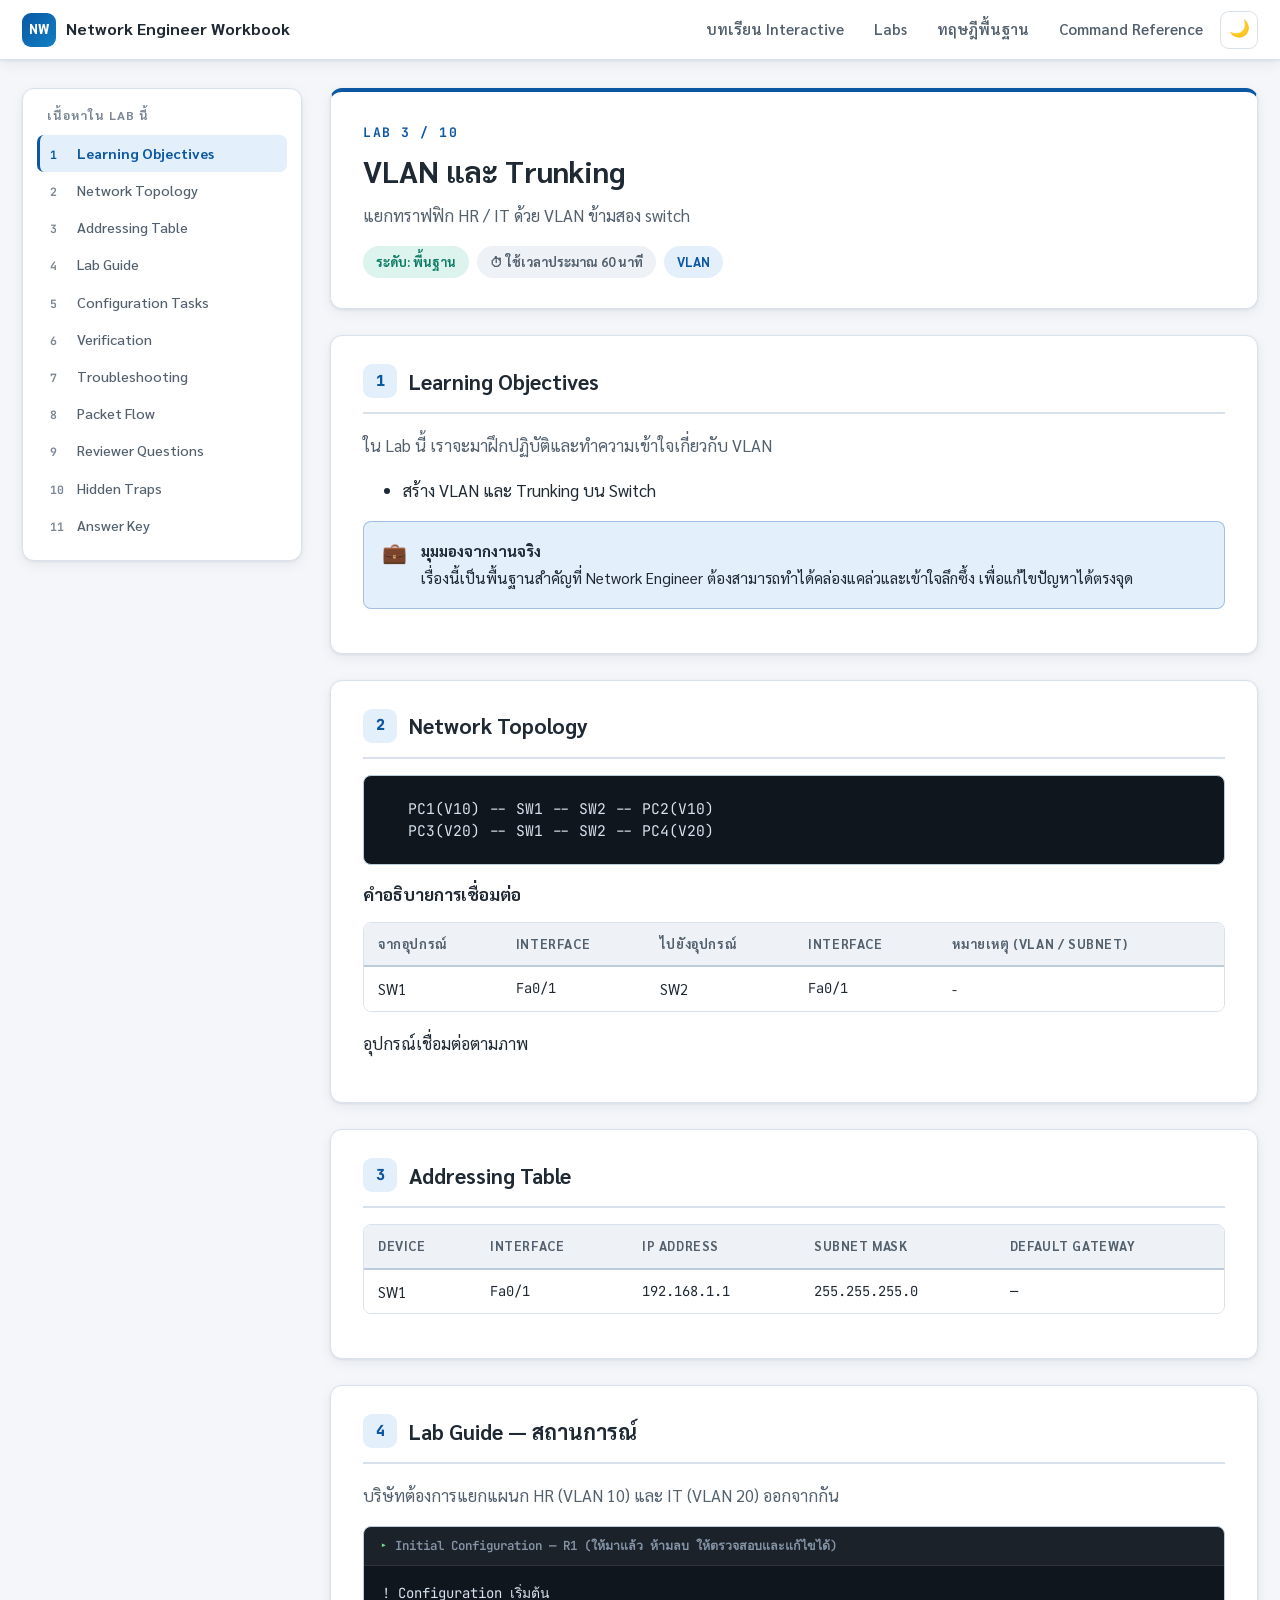
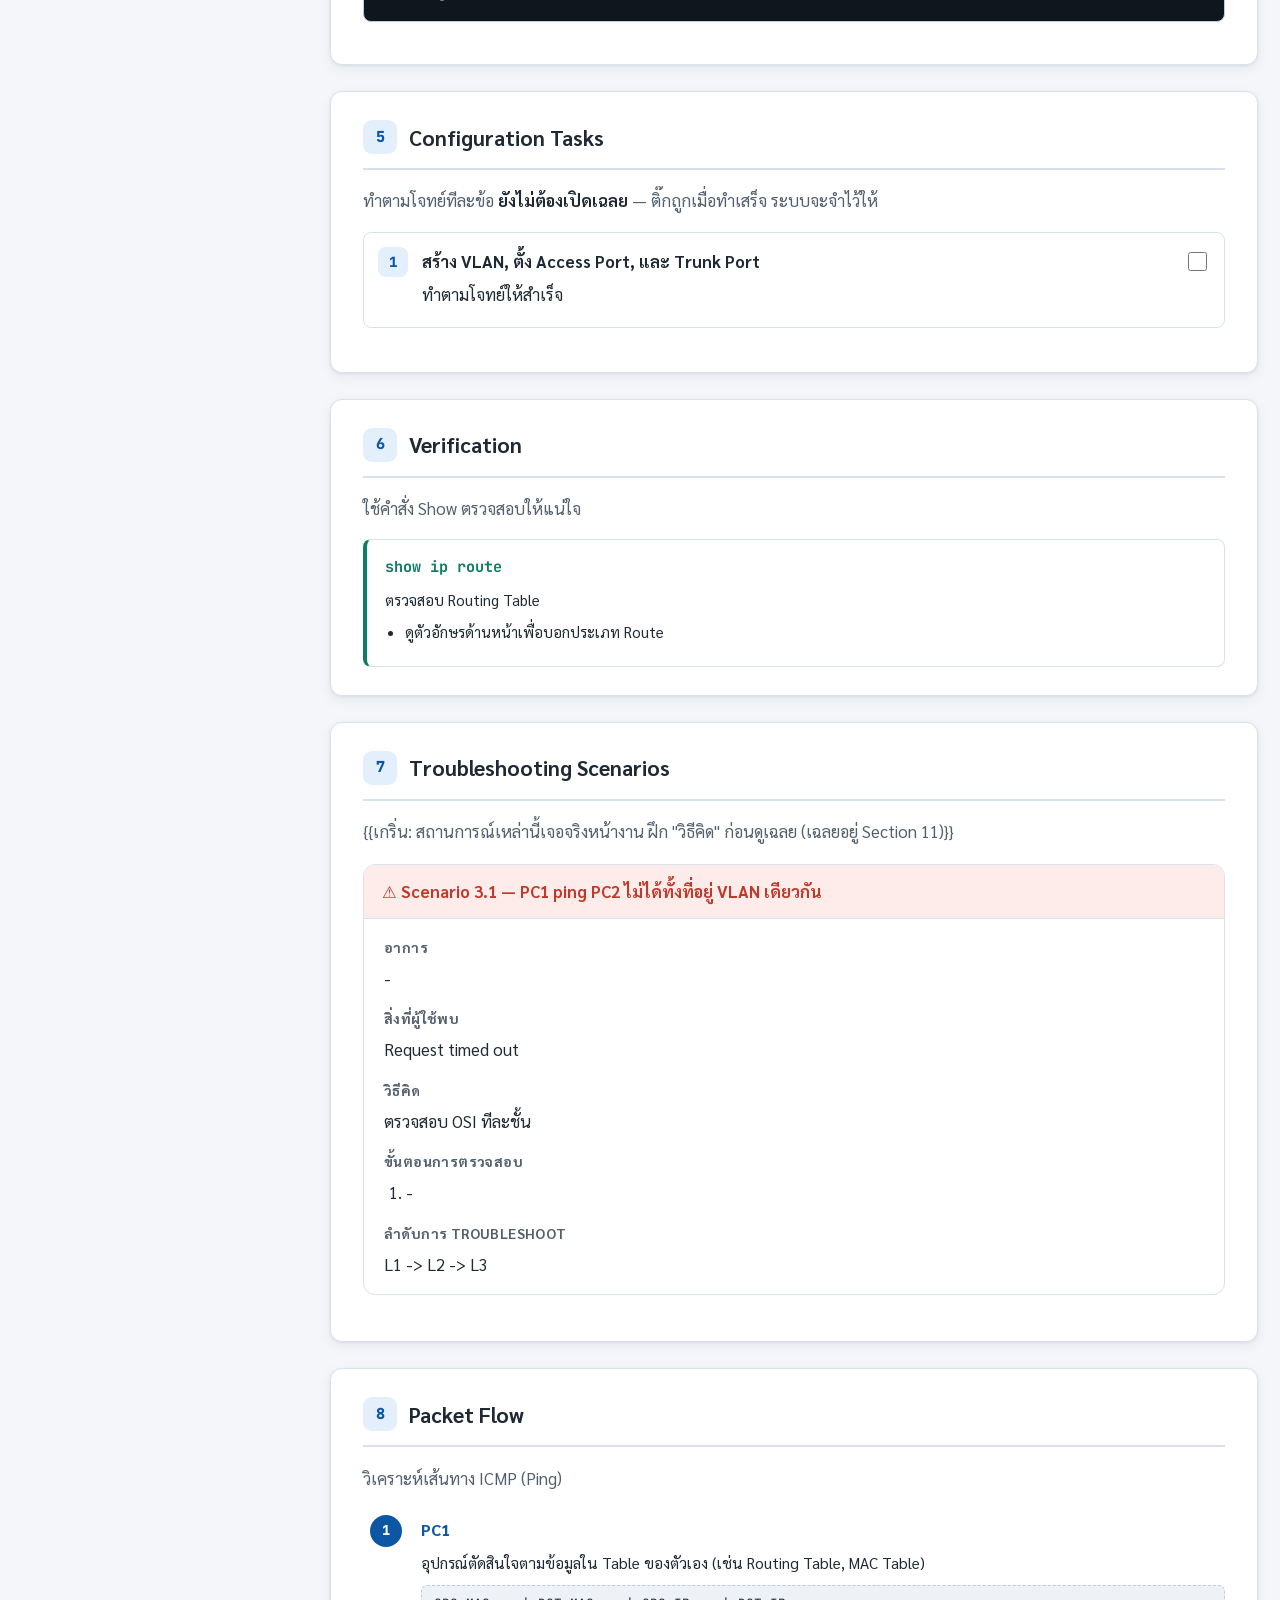
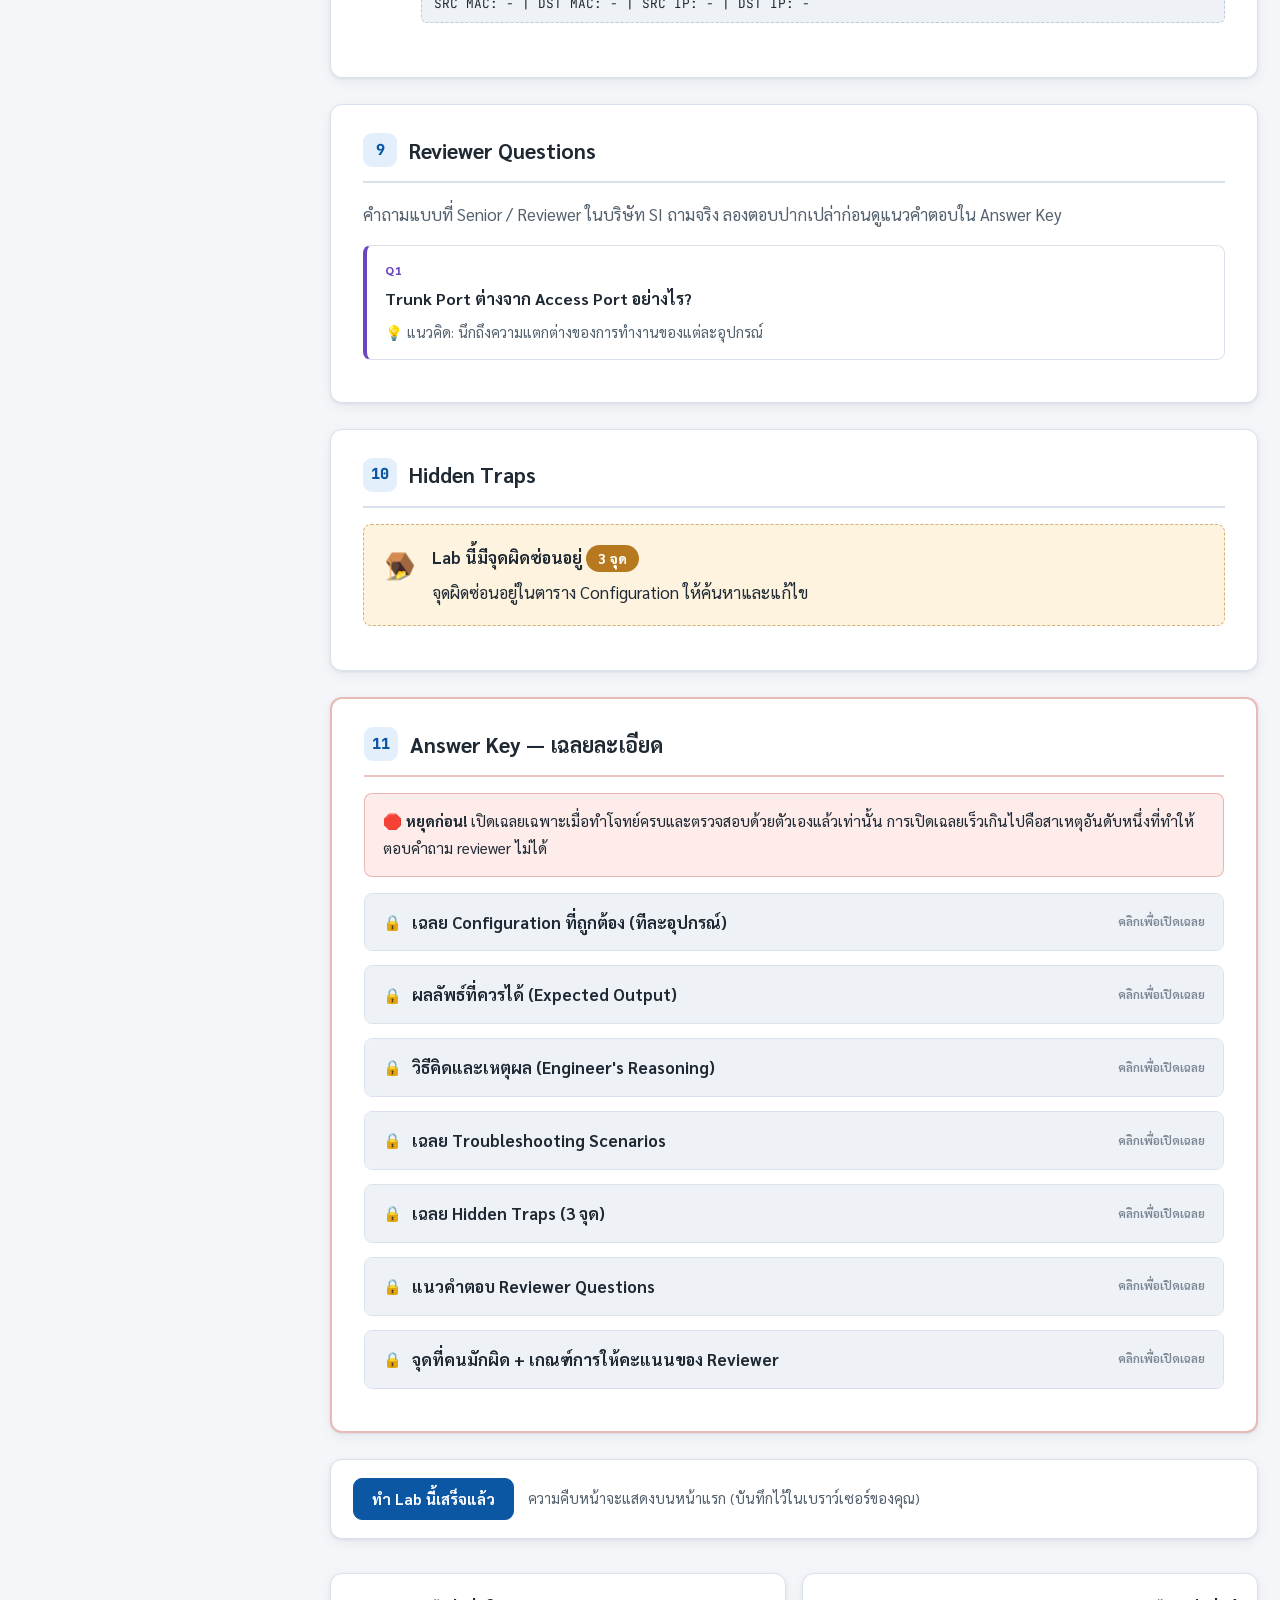
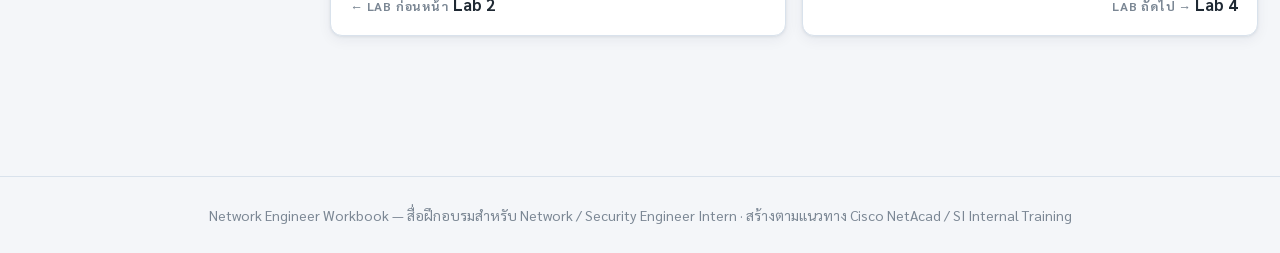
<file: labs/lab03.html>
<!DOCTYPE html>
<!-- ============================================================
     TEMPLATE for lab pages (labs/labXX.html).
     Content authors: keep ALL section ids, classes and order.
     Replace placeholder text marked with - with real Thai
     content. Cisco commands stay in English.
     ============================================================ -->
<html lang="th">
<head>
  <meta charset="UTF-8">
  <meta name="viewport" content="width=device-width, initial-scale=1.0">
  <title>Lab 3 — VLAN และ Trunking | Network Engineer Workbook</title>
  <meta name="description" content="แยกทราฟฟิก HR / IT ด้วย VLAN ข้ามสอง switch">
  <link rel="preconnect" href="https://fonts.googleapis.com">
  <link rel="preconnect" href="https://fonts.gstatic.com" crossorigin>
  <link href="https://fonts.googleapis.com/css2?family=Sarabun:wght@400;500;600;700;800&family=JetBrains+Mono:wght@400;700&display=swap" rel="stylesheet">
  <link rel="stylesheet" href="../assets/css/style.css">
  <link rel="icon" href="data:image/svg+xml,<svg xmlns=%22http://www.w3.org/2000/svg%22 viewBox=%220 0 100 100%22><text y=%22.9em%22 font-size=%2290%22>🌐</text></svg>">
</head>
<body data-page="lab03">

  <header class="topbar">
    <a class="brand" href="../index.html">
      <span class="brand-badge">NW</span>
      <span>Network Engineer Workbook</span>
    </a>
    <nav>
      <a href="../index.html">บทเรียน Interactive</a>
      <a href="../workbook.html">Labs</a>
      <a href="../fundamentals.html">ทฤษฎีพื้นฐาน</a>
      <a href="../commands.html">Command Reference</a>
      <button class="theme-toggle" type="button" aria-label="สลับโหมดสว่าง/มืด">🌙</button>
    </nav>
  </header>

  <div class="layout">
    <aside class="sidebar">
      <button class="btn toc-mobile-toggle" type="button">☰ สารบัญของ Lab นี้</button>
      <nav class="toc">
        <div class="toc-title">เนื้อหาใน Lab นี้</div>
        <a href="#objectives"><span class="toc-num">1</span> Learning Objectives</a>
        <a href="#topology"><span class="toc-num">2</span> Network Topology</a>
        <a href="#addressing"><span class="toc-num">3</span> Addressing Table</a>
        <a href="#scenario"><span class="toc-num">4</span> Lab Guide</a>
        <a href="#tasks"><span class="toc-num">5</span> Configuration Tasks</a>
        <a href="#verification"><span class="toc-num">6</span> Verification</a>
        <a href="#troubleshooting"><span class="toc-num">7</span> Troubleshooting</a>
        <a href="#packetflow"><span class="toc-num">8</span> Packet Flow</a>
        <a href="#reviewer"><span class="toc-num">9</span> Reviewer Questions</a>
        <a href="#traps"><span class="toc-num">10</span> Hidden Traps</a>
        <a href="#answerkey"><span class="toc-num">11</span> Answer Key</a>
      </nav>
    </aside>

    <main class="content">

      <header class="lab-header">
        <div class="lab-kicker">Lab 3 / 10</div>
        <h1>VLAN และ Trunking</h1>
        <p class="lab-sub">แยกทราฟฟิก HR / IT ด้วย VLAN ข้ามสอง switch</p>
        <div class="badges">
          <!-- level-basic | level-mid | level-hard | level-exam -->
          <span class="badge level-basic">ระดับ: พื้นฐาน</span>
          <span class="badge time">⏱ ใช้เวลาประมาณ 60 นาที</span>
          <span class="badge topic">VLAN</span>
        </div>
      </header>

      <!-- ===== 1. Learning Objectives ===== -->
      <section id="objectives" class="section-card">
        <h2><span class="section-num">1</span> Learning Objectives</h2>
        <p class="section-intro">ใน Lab นี้ เราจะมาฝึกปฏิบัติและทำความเข้าใจเกี่ยวกับ VLAN</p>
        <ul>
          <li>สร้าง VLAN และ Trunking บน Switch</li>
        </ul>
        <!-- optional callout: ทำไมหัวข้อนี้สำคัญกับงานจริง -->
        <div class="callout info">
          <span class="co-icon">💼</span>
          <div class="co-body">
            <span class="co-title">มุมมองจากงานจริง</span>
            เรื่องนี้เป็นพื้นฐานสำคัญที่ Network Engineer ต้องสามารถทำได้คล่องแคล่วและเข้าใจลึกซึ้ง เพื่อแก้ไขปัญหาได้ตรงจุด
          </div>
        </div>
      </section>

      <!-- ===== 2. Network Topology ===== -->
      <section id="topology" class="section-card">
        <h2><span class="section-num">2</span> Network Topology</h2>
        <div class="topology-box">
<pre>
  PC1(V10) -- SW1 -- SW2 -- PC2(V10)
  PC3(V20) -- SW1 -- SW2 -- PC4(V20)
</pre>
        </div>
        <h3>คำอธิบายการเชื่อมต่อ</h3>
        <div class="table-wrap">
          <table class="data">
            <thead>
              <tr><th>จากอุปกรณ์</th><th>Interface</th><th>ไปยังอุปกรณ์</th><th>Interface</th><th>หมายเหตุ (VLAN / Subnet)</th></tr>
            </thead>
            <tbody>
              <tr><td>SW1</td><td class="mono">Fa0/1</td><td>SW2</td><td class="mono">Fa0/1</td><td>-</td></tr>
            </tbody>
          </table>
        </div>
        <p>อุปกรณ์เชื่อมต่อตามภาพ</p>
      </section>

      <!-- ===== 3. Addressing Table ===== -->
      <section id="addressing" class="section-card">
        <h2><span class="section-num">3</span> Addressing Table</h2>
        <div class="table-wrap">
          <table class="data">
            <thead>
              <tr><th>Device</th><th>Interface</th><th>IP Address</th><th>Subnet Mask</th><th>Default Gateway</th></tr>
            </thead>
            <tbody>
              <tr><td>SW1</td><td class="mono">Fa0/1</td><td class="mono">192.168.1.1</td><td class="mono">255.255.255.0</td><td class="mono">—</td></tr>
            </tbody>
          </table>
        </div>
        <!-- ถ้า lab นี้มี trap ซ่อนในตาราง ให้คงไว้ ห้ามบอกใบ้ตรงนี้ -->
      </section>

      <!-- ===== 4. Lab Guide (สถานการณ์) ===== -->
      <section id="scenario" class="section-card">
        <h2><span class="section-num">4</span> Lab Guide — สถานการณ์</h2>
        <p>บริษัทต้องการแยกแผนก HR (VLAN 10) และ IT (VLAN 20) ออกจากกัน</p>
        <!-- ถ้ามี initial config ที่ให้มา (อาจมี trap ฝังอยู่) ใส่เป็น .cli block -->
        <div class="cli">
          <div class="cli-title">Initial Configuration — R1 (ให้มาแล้ว ห้ามลบ ให้ตรวจสอบและแก้ไขได้)</div>
<pre>! Configuration เริ่มต้น</pre>
        </div>
      </section>

      <!-- ===== 5. Configuration Tasks ===== -->
      <section id="tasks" class="section-card">
        <h2><span class="section-num">5</span> Configuration Tasks</h2>
        <p class="section-intro">ทำตามโจทย์ทีละข้อ <strong>ยังไม่ต้องเปิดเฉลย</strong> — ติ๊กถูกเมื่อทำเสร็จ ระบบจะจำไว้ให้</p>
        <ol class="task-list">
          <li>
            <input class="task-check" type="checkbox" data-task="t1" aria-label="ทำเสร็จแล้ว">
            <span class="task-title">สร้าง VLAN, ตั้ง Access Port, และ Trunk Port</span>
            <p>ทำตามโจทย์ให้สำเร็จ</p>
          </li>
        </ol>
      </section>

      <!-- ===== 6. Verification ===== -->
      <section id="verification" class="section-card">
        <h2><span class="section-num">6</span> Verification</h2>
        <p class="section-intro">ใช้คำสั่ง Show ตรวจสอบให้แน่ใจ</p>
        <div class="verify-grid">
          <div class="verify-card">
            <div class="vc-cmd">show ip route</div>
            <p>ตรวจสอบ Routing Table</p>
            <ul>
              <li>ดูตัวอักษรด้านหน้าเพื่อบอกประเภท Route</li>
            </ul>
          </div>
        </div>
      </section>

      <!-- ===== 7. Troubleshooting ===== -->
      <section id="troubleshooting" class="section-card">
        <h2><span class="section-num">7</span> Troubleshooting Scenarios</h2>
        <p class="section-intro">{{เกริ่น: สถานการณ์เหล่านี้เจอจริงหน้างาน ฝึก "วิธีคิด" ก่อนดูเฉลย (เฉลยอยู่ Section 11)}}</p>
        <div class="trouble-card">
          <div class="tc-head">⚠ Scenario 3.1 — PC1 ping PC2 ไม่ได้ทั้งที่อยู่ VLAN เดียวกัน</div>
          <div class="tc-body">
            <dl>
              <dt>อาการ</dt><dd>-</dd>
              <dt>สิ่งที่ผู้ใช้พบ</dt><dd>Request timed out</dd>
              <dt>วิธีคิด</dt><dd>ตรวจสอบ OSI ทีละชั้น</dd>
              <dt>ขั้นตอนการตรวจสอบ</dt><dd><ol><li>-</li></ol></dd>
              <dt>ลำดับการ Troubleshoot</dt><dd>L1 -> L2 -> L3</dd>
            </dl>
          </div>
        </div>
      </section>

      <!-- ===== 8. Packet Flow ===== -->
      <section id="packetflow" class="section-card">
        <h2><span class="section-num">8</span> Packet Flow</h2>
        <p class="section-intro">วิเคราะห์เส้นทาง ICMP (Ping)</p>
        <ol class="packet-flow">
          <li>
            <span class="pf-device">PC1</span>
            <p>อุปกรณ์ตัดสินใจตามข้อมูลใน Table ของตัวเอง (เช่น Routing Table, MAC Table)</p>
            <div class="pf-frame">SRC MAC: - | DST MAC: - | SRC IP: - | DST IP: -</div>
          </li>
        </ol>
        <!-- optional: callout สรุป insight สำคัญ เช่น MAC เปลี่ยนทุก hop แต่ IP ไม่เปลี่ยน -->
      </section>

      <!-- ===== 9. Reviewer Questions ===== -->
      <section id="reviewer" class="section-card">
        <h2><span class="section-num">9</span> Reviewer Questions</h2>
        <p class="section-intro">คำถามแบบที่ Senior / Reviewer ในบริษัท SI ถามจริง ลองตอบปากเปล่าก่อนดูแนวคำตอบใน Answer Key</p>
        <div class="reviewer-q">
          <div class="rq-label">Q1</div>
          <div class="rq-q">Trunk Port ต่างจาก Access Port อย่างไร?</div>
          <div class="rq-hint">💡 แนวคิด: นึกถึงความแตกต่างของการทำงานของแต่ละอุปกรณ์</div>
        </div>
      </section>

      <!-- ===== 10. Hidden Traps ===== -->
      <section id="traps" class="section-card">
        <h2><span class="section-num">10</span> Hidden Traps</h2>
        <div class="trap-banner">
          <span class="tb-icon">🪤</span>
          <div>
            <p style="margin:0 0 6px;"><strong>Lab นี้มีจุดผิดซ่อนอยู่ <span class="trap-count">3 จุด</span></strong></p>
            <p style="margin:0;">จุดผิดซ่อนอยู่ในตาราง Configuration ให้ค้นหาและแก้ไข</p>
          </div>
        </div>
      </section>

      <!-- ===== 11. Answer Key ===== -->
      <section id="answerkey" class="section-card answer-zone">
        <h2><span class="section-num">11</span> Answer Key — เฉลยละเอียด</h2>
        <div class="answer-warning">
          🛑 <strong>หยุดก่อน!</strong> เปิดเฉลยเฉพาะเมื่อทำโจทย์ครบและตรวจสอบด้วยตัวเองแล้วเท่านั้น
          การเปิดเฉลยเร็วเกินไปคือสาเหตุอันดับหนึ่งที่ทำให้ตอบคำถาม reviewer ไม่ได้
        </div>

        <details class="answer">
          <summary>เฉลย Configuration ที่ถูกต้อง (ทีละอุปกรณ์)</summary>
          <div class="answer-body">
            <h4>SW1</h4>
            <div class="cli">
              <div class="cli-title">R1 — configuration</div>
<pre><span class="c">! ตัวอย่างเฉลย</span>
interface GigabitEthernet0/0
 ip address 192.168.1.1 255.255.255.0
 no shut</pre>
            </div>
            <p><strong>เหตุผล:</strong> เพื่อให้ตรงตาม Requirement</p>
          </div>
        </details>

        <details class="answer">
          <summary>ผลลัพธ์ที่ควรได้ (Expected Output)</summary>
          <div class="answer-body">
            <div class="cli">
              <div class="cli-title">R1# show ip route (ตัวอย่างผลลัพธ์)</div>
<pre>S 10.0.0.0/8 via 192.168.1.254</pre>
            </div>
            <p>เห็น Route ปลายทางครบถ้วน</p>
          </div>
        </details>

        <details class="answer">
          <summary>วิธีคิดและเหตุผล (Engineer's Reasoning)</summary>
          <div class="answer-body">
            การแก้ปัญหาต้องเริ่มจากล่างขึ้นบนเสมอ
          </div>
        </details>

        <details class="answer">
          <summary>เฉลย Troubleshooting Scenarios</summary>
          <div class="answer-body">
            <h4>Scenario 7.1 — ปัญหาตัวอย่าง</h4>
            เกิดจากการตั้งค่าผิด
          </div>
        </details>

        <details class="answer">
          <summary>เฉลย Hidden Traps (3 จุด)</summary>
          <div class="answer-body">
            <ol>
              <li><strong>Trap 1 — ตาราง Configuration:</strong> IP Address ไม่ตรงกัน</li>
            </ol>
          </div>
        </details>

        <details class="answer">
          <summary>แนวคำตอบ Reviewer Questions</summary>
          <div class="answer-body">
            <h4>Q1 — Trunk Port ต่างจาก Access Port อย่างไร?</h4>
            <p>เข้าใจหลักการทำงานของอุปกรณ์ในแต่ละ Layer</p>
          </div>
        </details>

        <details class="answer">
          <summary>จุดที่คนมักผิด + เกณฑ์การให้คะแนนของ Reviewer</summary>
          <div class="answer-body">
            <h4>จุดที่คนมักผิด</h4>
            <ul><li>-</li></ul>
            <h4>เกณฑ์การให้คะแนน (เต็ม 100)</h4>
            <div class="table-wrap">
              <table class="data rubric">
                <thead><tr><th>หัวข้อประเมิน</th><th>สิ่งที่ Reviewer ดู</th><th>คะแนน</th></tr></thead>
                <tbody>
                  <tr><td>-</td><td>-</td><td>20</td></tr>
                </tbody>
              </table>
            </div>
          </div>
        </details>
      </section>

      <div class="complete-bar">
        <button class="btn primary" type="button" data-complete-btn>ทำ Lab นี้เสร็จแล้ว</button>
        <span style="color:var(--text-soft);font-size:0.9rem;">ความคืบหน้าจะแสดงบนหน้าแรก (บันทึกไว้ในเบราว์เซอร์ของคุณ)</span>
      </div>

      <nav class="lab-pager">
        <a class="prev" href="lab02.html">
          <span class="pager-label">← Lab ก่อนหน้า</span>
          <span class="pager-title">Lab 2</span>
        </a>
        <a class="next" href="lab04.html">
          <span class="pager-label">Lab ถัดไป →</span>
          <span class="pager-title">Lab 4</span>
        </a>
      </nav>

    </main>
  </div>

  <button class="back-top" type="button" aria-label="กลับขึ้นด้านบน">↑</button>

  <footer class="site-footer">
    Network Engineer Workbook — สื่อฝึกอบรมสำหรับ Network / Security Engineer Intern · สร้างตามแนวทาง Cisco NetAcad / SI Internal Training
  </footer>

  <script src="../assets/js/main.js"></script>
</body>
</html>
</file>
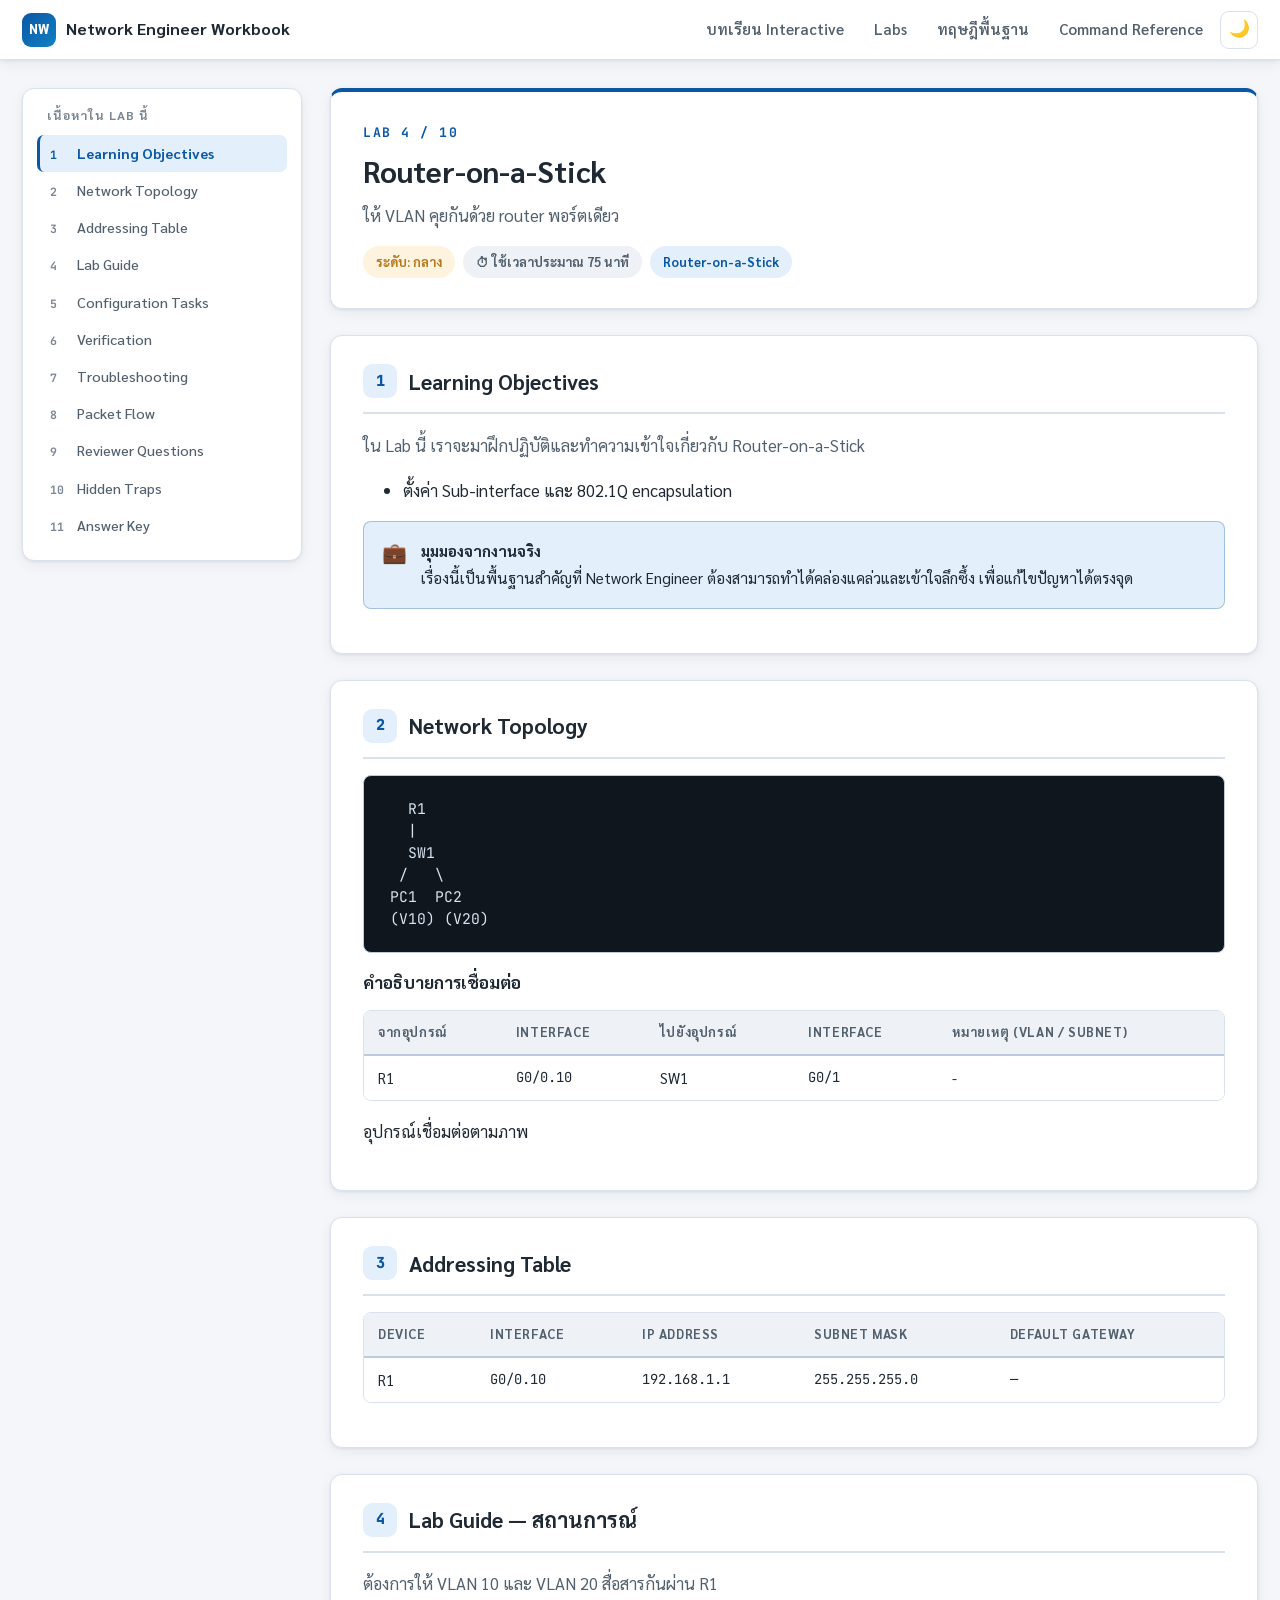
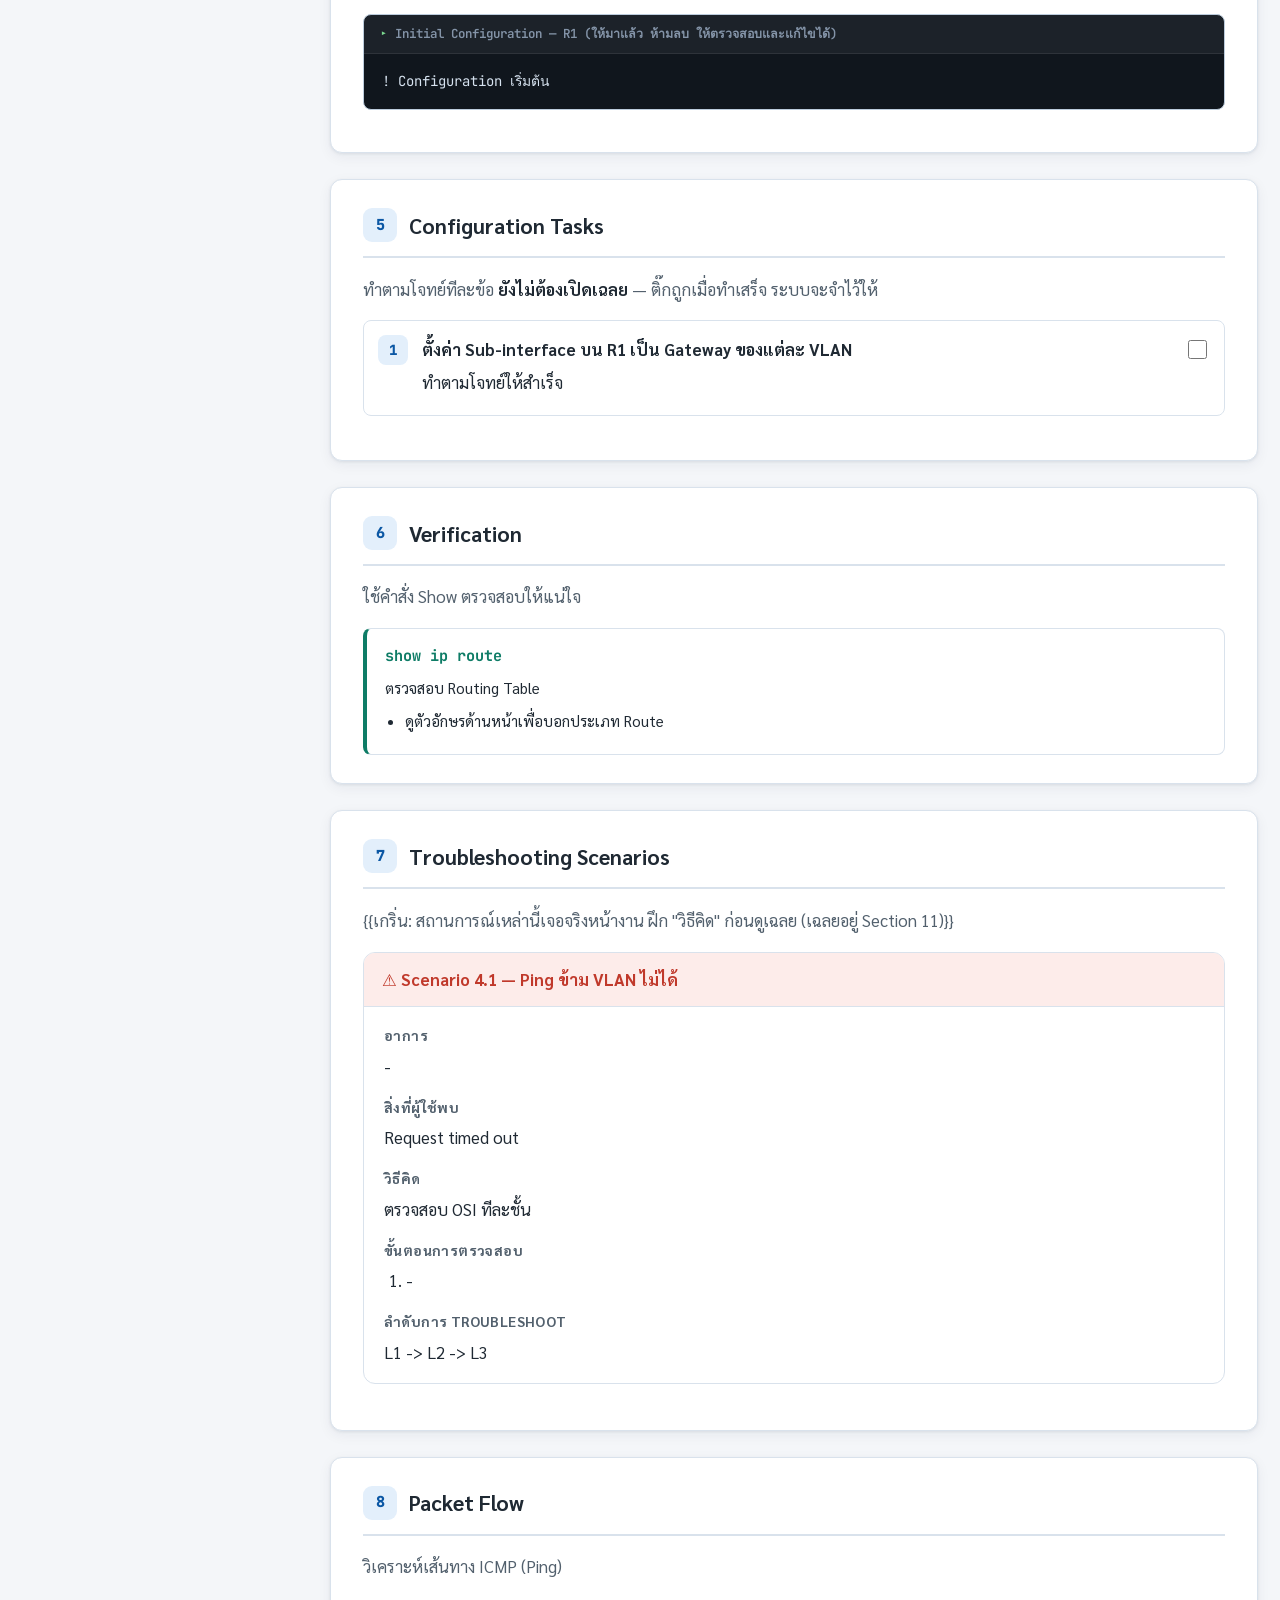
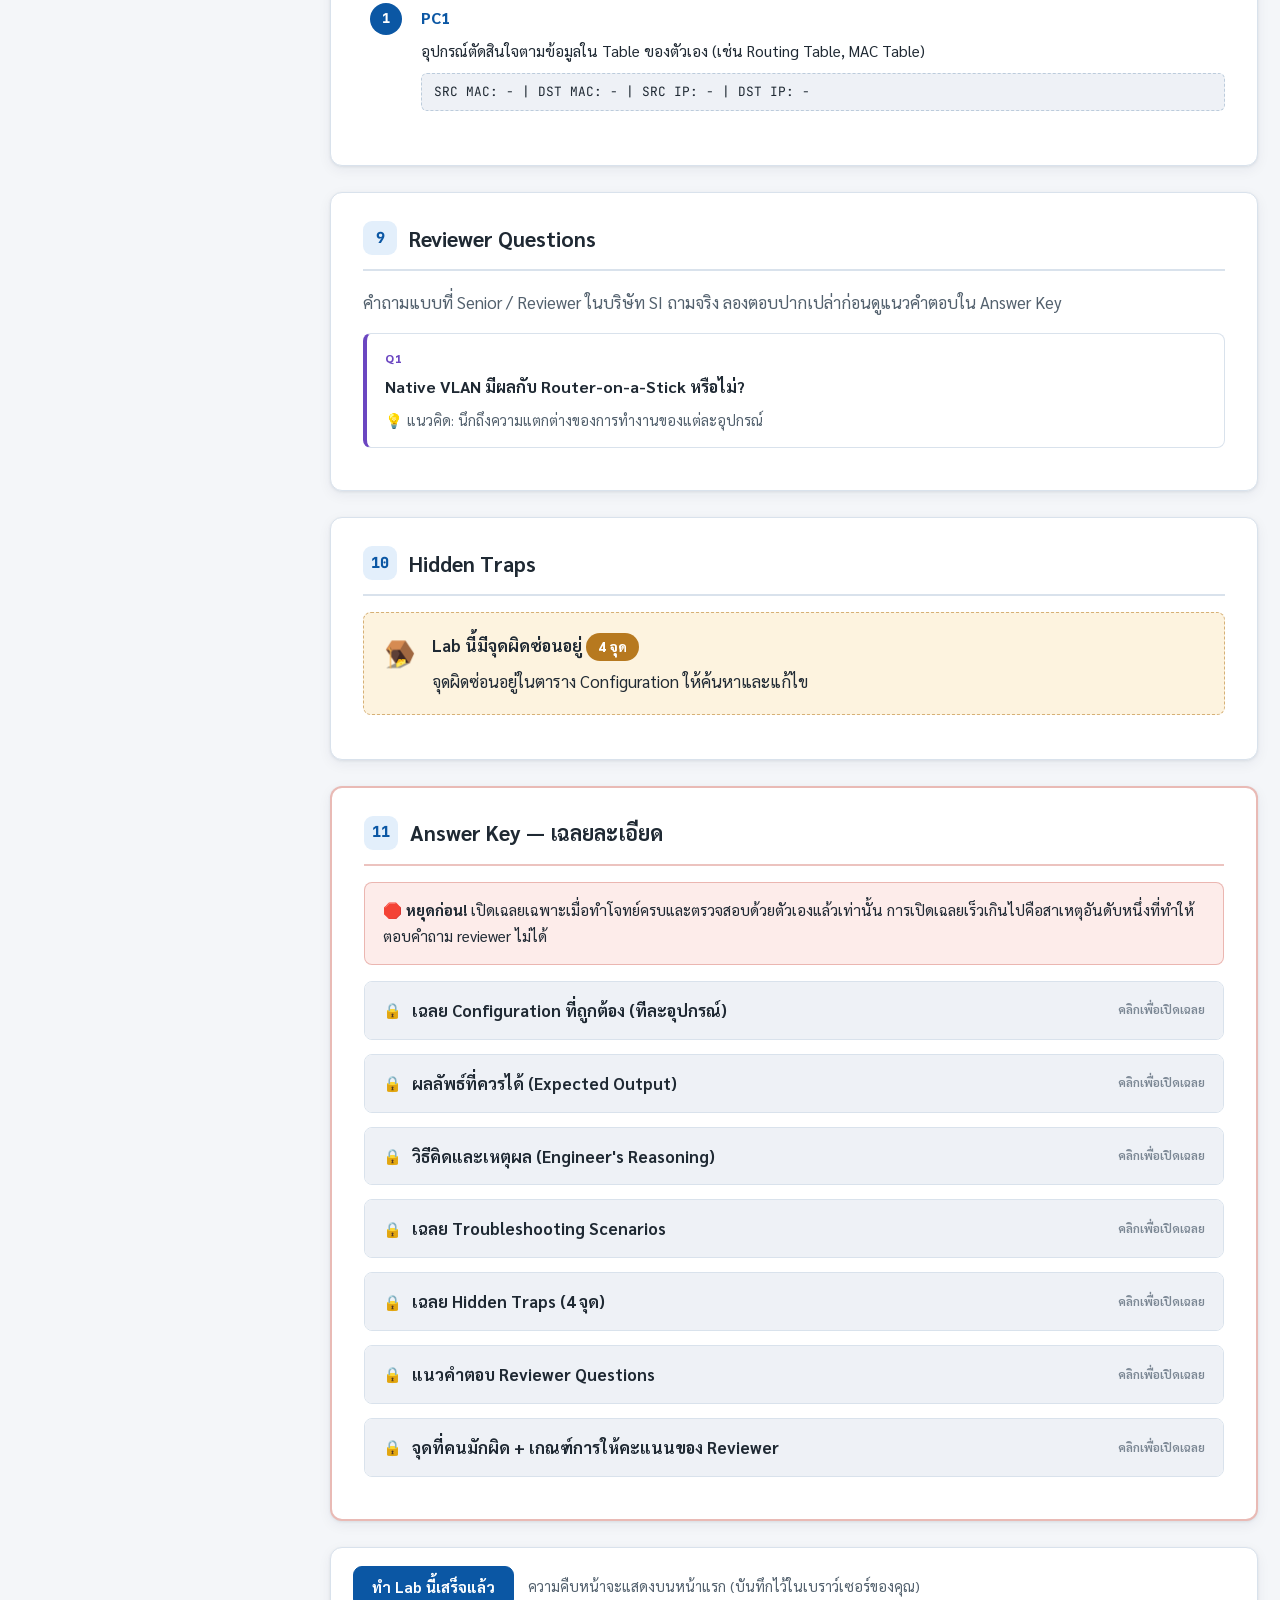
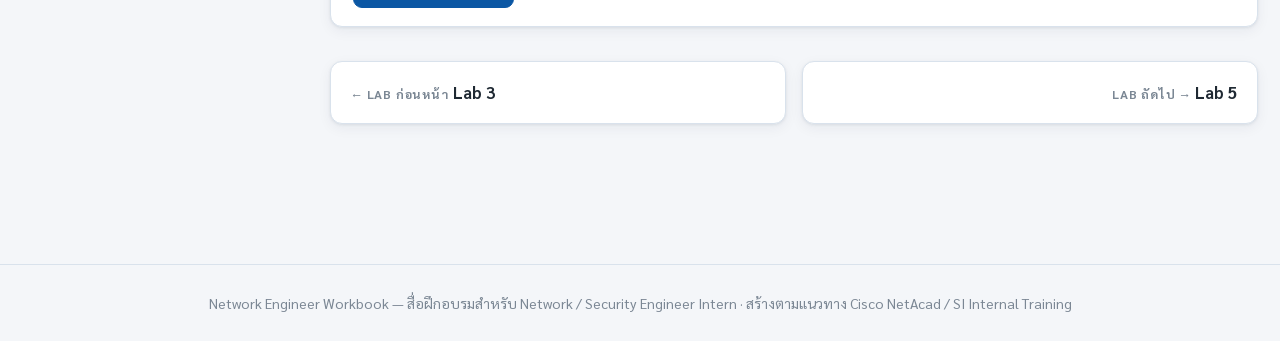
<file: labs/lab04.html>
<!DOCTYPE html>
<!-- ============================================================
     TEMPLATE for lab pages (labs/labXX.html).
     Content authors: keep ALL section ids, classes and order.
     Replace placeholder text marked with - with real Thai
     content. Cisco commands stay in English.
     ============================================================ -->
<html lang="th">
<head>
  <meta charset="UTF-8">
  <meta name="viewport" content="width=device-width, initial-scale=1.0">
  <title>Lab 4 — Router-on-a-Stick | Network Engineer Workbook</title>
  <meta name="description" content="ให้ VLAN คุยกันด้วย router พอร์ตเดียว">
  <link rel="preconnect" href="https://fonts.googleapis.com">
  <link rel="preconnect" href="https://fonts.gstatic.com" crossorigin>
  <link href="https://fonts.googleapis.com/css2?family=Sarabun:wght@400;500;600;700;800&family=JetBrains+Mono:wght@400;700&display=swap" rel="stylesheet">
  <link rel="stylesheet" href="../assets/css/style.css">
  <link rel="icon" href="data:image/svg+xml,<svg xmlns=%22http://www.w3.org/2000/svg%22 viewBox=%220 0 100 100%22><text y=%22.9em%22 font-size=%2290%22>🌐</text></svg>">
</head>
<body data-page="lab04">

  <header class="topbar">
    <a class="brand" href="../index.html">
      <span class="brand-badge">NW</span>
      <span>Network Engineer Workbook</span>
    </a>
    <nav>
      <a href="../index.html">บทเรียน Interactive</a>
      <a href="../workbook.html">Labs</a>
      <a href="../fundamentals.html">ทฤษฎีพื้นฐาน</a>
      <a href="../commands.html">Command Reference</a>
      <button class="theme-toggle" type="button" aria-label="สลับโหมดสว่าง/มืด">🌙</button>
    </nav>
  </header>

  <div class="layout">
    <aside class="sidebar">
      <button class="btn toc-mobile-toggle" type="button">☰ สารบัญของ Lab นี้</button>
      <nav class="toc">
        <div class="toc-title">เนื้อหาใน Lab นี้</div>
        <a href="#objectives"><span class="toc-num">1</span> Learning Objectives</a>
        <a href="#topology"><span class="toc-num">2</span> Network Topology</a>
        <a href="#addressing"><span class="toc-num">3</span> Addressing Table</a>
        <a href="#scenario"><span class="toc-num">4</span> Lab Guide</a>
        <a href="#tasks"><span class="toc-num">5</span> Configuration Tasks</a>
        <a href="#verification"><span class="toc-num">6</span> Verification</a>
        <a href="#troubleshooting"><span class="toc-num">7</span> Troubleshooting</a>
        <a href="#packetflow"><span class="toc-num">8</span> Packet Flow</a>
        <a href="#reviewer"><span class="toc-num">9</span> Reviewer Questions</a>
        <a href="#traps"><span class="toc-num">10</span> Hidden Traps</a>
        <a href="#answerkey"><span class="toc-num">11</span> Answer Key</a>
      </nav>
    </aside>

    <main class="content">

      <header class="lab-header">
        <div class="lab-kicker">Lab 4 / 10</div>
        <h1>Router-on-a-Stick</h1>
        <p class="lab-sub">ให้ VLAN คุยกันด้วย router พอร์ตเดียว</p>
        <div class="badges">
          <!-- level-mid | level-mid | level-hard | level-exam -->
          <span class="badge level-mid">ระดับ: กลาง</span>
          <span class="badge time">⏱ ใช้เวลาประมาณ 75 นาที</span>
          <span class="badge topic">Router-on-a-Stick</span>
        </div>
      </header>

      <!-- ===== 1. Learning Objectives ===== -->
      <section id="objectives" class="section-card">
        <h2><span class="section-num">1</span> Learning Objectives</h2>
        <p class="section-intro">ใน Lab นี้ เราจะมาฝึกปฏิบัติและทำความเข้าใจเกี่ยวกับ Router-on-a-Stick</p>
        <ul>
          <li>ตั้งค่า Sub-interface และ 802.1Q encapsulation</li>
        </ul>
        <!-- optional callout: ทำไมหัวข้อนี้สำคัญกับงานจริง -->
        <div class="callout info">
          <span class="co-icon">💼</span>
          <div class="co-body">
            <span class="co-title">มุมมองจากงานจริง</span>
            เรื่องนี้เป็นพื้นฐานสำคัญที่ Network Engineer ต้องสามารถทำได้คล่องแคล่วและเข้าใจลึกซึ้ง เพื่อแก้ไขปัญหาได้ตรงจุด
          </div>
        </div>
      </section>

      <!-- ===== 2. Network Topology ===== -->
      <section id="topology" class="section-card">
        <h2><span class="section-num">2</span> Network Topology</h2>
        <div class="topology-box">
<pre>
  R1
  |
  SW1
 /   \
PC1  PC2
(V10) (V20)
</pre>
        </div>
        <h3>คำอธิบายการเชื่อมต่อ</h3>
        <div class="table-wrap">
          <table class="data">
            <thead>
              <tr><th>จากอุปกรณ์</th><th>Interface</th><th>ไปยังอุปกรณ์</th><th>Interface</th><th>หมายเหตุ (VLAN / Subnet)</th></tr>
            </thead>
            <tbody>
              <tr><td>R1</td><td class="mono">G0/0.10</td><td>SW1</td><td class="mono">G0/1</td><td>-</td></tr>
            </tbody>
          </table>
        </div>
        <p>อุปกรณ์เชื่อมต่อตามภาพ</p>
      </section>

      <!-- ===== 3. Addressing Table ===== -->
      <section id="addressing" class="section-card">
        <h2><span class="section-num">3</span> Addressing Table</h2>
        <div class="table-wrap">
          <table class="data">
            <thead>
              <tr><th>Device</th><th>Interface</th><th>IP Address</th><th>Subnet Mask</th><th>Default Gateway</th></tr>
            </thead>
            <tbody>
              <tr><td>R1</td><td class="mono">G0/0.10</td><td class="mono">192.168.1.1</td><td class="mono">255.255.255.0</td><td class="mono">—</td></tr>
            </tbody>
          </table>
        </div>
        <!-- ถ้า lab นี้มี trap ซ่อนในตาราง ให้คงไว้ ห้ามบอกใบ้ตรงนี้ -->
      </section>

      <!-- ===== 4. Lab Guide (สถานการณ์) ===== -->
      <section id="scenario" class="section-card">
        <h2><span class="section-num">4</span> Lab Guide — สถานการณ์</h2>
        <p>ต้องการให้ VLAN 10 และ VLAN 20 สื่อสารกันผ่าน R1</p>
        <!-- ถ้ามี initial config ที่ให้มา (อาจมี trap ฝังอยู่) ใส่เป็น .cli block -->
        <div class="cli">
          <div class="cli-title">Initial Configuration — R1 (ให้มาแล้ว ห้ามลบ ให้ตรวจสอบและแก้ไขได้)</div>
<pre>! Configuration เริ่มต้น</pre>
        </div>
      </section>

      <!-- ===== 5. Configuration Tasks ===== -->
      <section id="tasks" class="section-card">
        <h2><span class="section-num">5</span> Configuration Tasks</h2>
        <p class="section-intro">ทำตามโจทย์ทีละข้อ <strong>ยังไม่ต้องเปิดเฉลย</strong> — ติ๊กถูกเมื่อทำเสร็จ ระบบจะจำไว้ให้</p>
        <ol class="task-list">
          <li>
            <input class="task-check" type="checkbox" data-task="t1" aria-label="ทำเสร็จแล้ว">
            <span class="task-title">ตั้งค่า Sub-interface บน R1 เป็น Gateway ของแต่ละ VLAN</span>
            <p>ทำตามโจทย์ให้สำเร็จ</p>
          </li>
        </ol>
      </section>

      <!-- ===== 6. Verification ===== -->
      <section id="verification" class="section-card">
        <h2><span class="section-num">6</span> Verification</h2>
        <p class="section-intro">ใช้คำสั่ง Show ตรวจสอบให้แน่ใจ</p>
        <div class="verify-grid">
          <div class="verify-card">
            <div class="vc-cmd">show ip route</div>
            <p>ตรวจสอบ Routing Table</p>
            <ul>
              <li>ดูตัวอักษรด้านหน้าเพื่อบอกประเภท Route</li>
            </ul>
          </div>
        </div>
      </section>

      <!-- ===== 7. Troubleshooting ===== -->
      <section id="troubleshooting" class="section-card">
        <h2><span class="section-num">7</span> Troubleshooting Scenarios</h2>
        <p class="section-intro">{{เกริ่น: สถานการณ์เหล่านี้เจอจริงหน้างาน ฝึก "วิธีคิด" ก่อนดูเฉลย (เฉลยอยู่ Section 11)}}</p>
        <div class="trouble-card">
          <div class="tc-head">⚠ Scenario 4.1 — Ping ข้าม VLAN ไม่ได้</div>
          <div class="tc-body">
            <dl>
              <dt>อาการ</dt><dd>-</dd>
              <dt>สิ่งที่ผู้ใช้พบ</dt><dd>Request timed out</dd>
              <dt>วิธีคิด</dt><dd>ตรวจสอบ OSI ทีละชั้น</dd>
              <dt>ขั้นตอนการตรวจสอบ</dt><dd><ol><li>-</li></ol></dd>
              <dt>ลำดับการ Troubleshoot</dt><dd>L1 -> L2 -> L3</dd>
            </dl>
          </div>
        </div>
      </section>

      <!-- ===== 8. Packet Flow ===== -->
      <section id="packetflow" class="section-card">
        <h2><span class="section-num">8</span> Packet Flow</h2>
        <p class="section-intro">วิเคราะห์เส้นทาง ICMP (Ping)</p>
        <ol class="packet-flow">
          <li>
            <span class="pf-device">PC1</span>
            <p>อุปกรณ์ตัดสินใจตามข้อมูลใน Table ของตัวเอง (เช่น Routing Table, MAC Table)</p>
            <div class="pf-frame">SRC MAC: - | DST MAC: - | SRC IP: - | DST IP: -</div>
          </li>
        </ol>
        <!-- optional: callout สรุป insight สำคัญ เช่น MAC เปลี่ยนทุก hop แต่ IP ไม่เปลี่ยน -->
      </section>

      <!-- ===== 9. Reviewer Questions ===== -->
      <section id="reviewer" class="section-card">
        <h2><span class="section-num">9</span> Reviewer Questions</h2>
        <p class="section-intro">คำถามแบบที่ Senior / Reviewer ในบริษัท SI ถามจริง ลองตอบปากเปล่าก่อนดูแนวคำตอบใน Answer Key</p>
        <div class="reviewer-q">
          <div class="rq-label">Q1</div>
          <div class="rq-q">Native VLAN มีผลกับ Router-on-a-Stick หรือไม่?</div>
          <div class="rq-hint">💡 แนวคิด: นึกถึงความแตกต่างของการทำงานของแต่ละอุปกรณ์</div>
        </div>
      </section>

      <!-- ===== 10. Hidden Traps ===== -->
      <section id="traps" class="section-card">
        <h2><span class="section-num">10</span> Hidden Traps</h2>
        <div class="trap-banner">
          <span class="tb-icon">🪤</span>
          <div>
            <p style="margin:0 0 6px;"><strong>Lab นี้มีจุดผิดซ่อนอยู่ <span class="trap-count">4 จุด</span></strong></p>
            <p style="margin:0;">จุดผิดซ่อนอยู่ในตาราง Configuration ให้ค้นหาและแก้ไข</p>
          </div>
        </div>
      </section>

      <!-- ===== 11. Answer Key ===== -->
      <section id="answerkey" class="section-card answer-zone">
        <h2><span class="section-num">11</span> Answer Key — เฉลยละเอียด</h2>
        <div class="answer-warning">
          🛑 <strong>หยุดก่อน!</strong> เปิดเฉลยเฉพาะเมื่อทำโจทย์ครบและตรวจสอบด้วยตัวเองแล้วเท่านั้น
          การเปิดเฉลยเร็วเกินไปคือสาเหตุอันดับหนึ่งที่ทำให้ตอบคำถาม reviewer ไม่ได้
        </div>

        <details class="answer">
          <summary>เฉลย Configuration ที่ถูกต้อง (ทีละอุปกรณ์)</summary>
          <div class="answer-body">
            <h4>R1</h4>
            <div class="cli">
              <div class="cli-title">R1 — configuration</div>
<pre><span class="c">! ตัวอย่างเฉลย</span>
interface GigabitEthernet0/0
 ip address 192.168.1.1 255.255.255.0
 no shut</pre>
            </div>
            <p><strong>เหตุผล:</strong> เพื่อให้ตรงตาม Requirement</p>
          </div>
        </details>

        <details class="answer">
          <summary>ผลลัพธ์ที่ควรได้ (Expected Output)</summary>
          <div class="answer-body">
            <div class="cli">
              <div class="cli-title">R1# show ip route (ตัวอย่างผลลัพธ์)</div>
<pre>S 10.0.0.0/8 via 192.168.1.254</pre>
            </div>
            <p>เห็น Route ปลายทางครบถ้วน</p>
          </div>
        </details>

        <details class="answer">
          <summary>วิธีคิดและเหตุผล (Engineer's Reasoning)</summary>
          <div class="answer-body">
            การแก้ปัญหาต้องเริ่มจากล่างขึ้นบนเสมอ
          </div>
        </details>

        <details class="answer">
          <summary>เฉลย Troubleshooting Scenarios</summary>
          <div class="answer-body">
            <h4>Scenario 7.1 — ปัญหาตัวอย่าง</h4>
            เกิดจากการตั้งค่าผิด
          </div>
        </details>

        <details class="answer">
          <summary>เฉลย Hidden Traps (4 จุด)</summary>
          <div class="answer-body">
            <ol>
              <li><strong>Trap 1 — ตาราง Configuration:</strong> IP Address ไม่ตรงกัน</li>
            </ol>
          </div>
        </details>

        <details class="answer">
          <summary>แนวคำตอบ Reviewer Questions</summary>
          <div class="answer-body">
            <h4>Q1 — Native VLAN มีผลกับ Router-on-a-Stick หรือไม่?</h4>
            <p>เข้าใจหลักการทำงานของอุปกรณ์ในแต่ละ Layer</p>
          </div>
        </details>

        <details class="answer">
          <summary>จุดที่คนมักผิด + เกณฑ์การให้คะแนนของ Reviewer</summary>
          <div class="answer-body">
            <h4>จุดที่คนมักผิด</h4>
            <ul><li>-</li></ul>
            <h4>เกณฑ์การให้คะแนน (เต็ม 100)</h4>
            <div class="table-wrap">
              <table class="data rubric">
                <thead><tr><th>หัวข้อประเมิน</th><th>สิ่งที่ Reviewer ดู</th><th>คะแนน</th></tr></thead>
                <tbody>
                  <tr><td>-</td><td>-</td><td>20</td></tr>
                </tbody>
              </table>
            </div>
          </div>
        </details>
      </section>

      <div class="complete-bar">
        <button class="btn primary" type="button" data-complete-btn>ทำ Lab นี้เสร็จแล้ว</button>
        <span style="color:var(--text-soft);font-size:0.9rem;">ความคืบหน้าจะแสดงบนหน้าแรก (บันทึกไว้ในเบราว์เซอร์ของคุณ)</span>
      </div>

      <nav class="lab-pager">
        <a class="prev" href="lab03.html">
          <span class="pager-label">← Lab ก่อนหน้า</span>
          <span class="pager-title">Lab 3</span>
        </a>
        <a class="next" href="lab05.html">
          <span class="pager-label">Lab ถัดไป →</span>
          <span class="pager-title">Lab 5</span>
        </a>
      </nav>

    </main>
  </div>

  <button class="back-top" type="button" aria-label="กลับขึ้นด้านบน">↑</button>

  <footer class="site-footer">
    Network Engineer Workbook — สื่อฝึกอบรมสำหรับ Network / Security Engineer Intern · สร้างตามแนวทาง Cisco NetAcad / SI Internal Training
  </footer>

  <script src="../assets/js/main.js"></script>
</body>
</html>
</file>
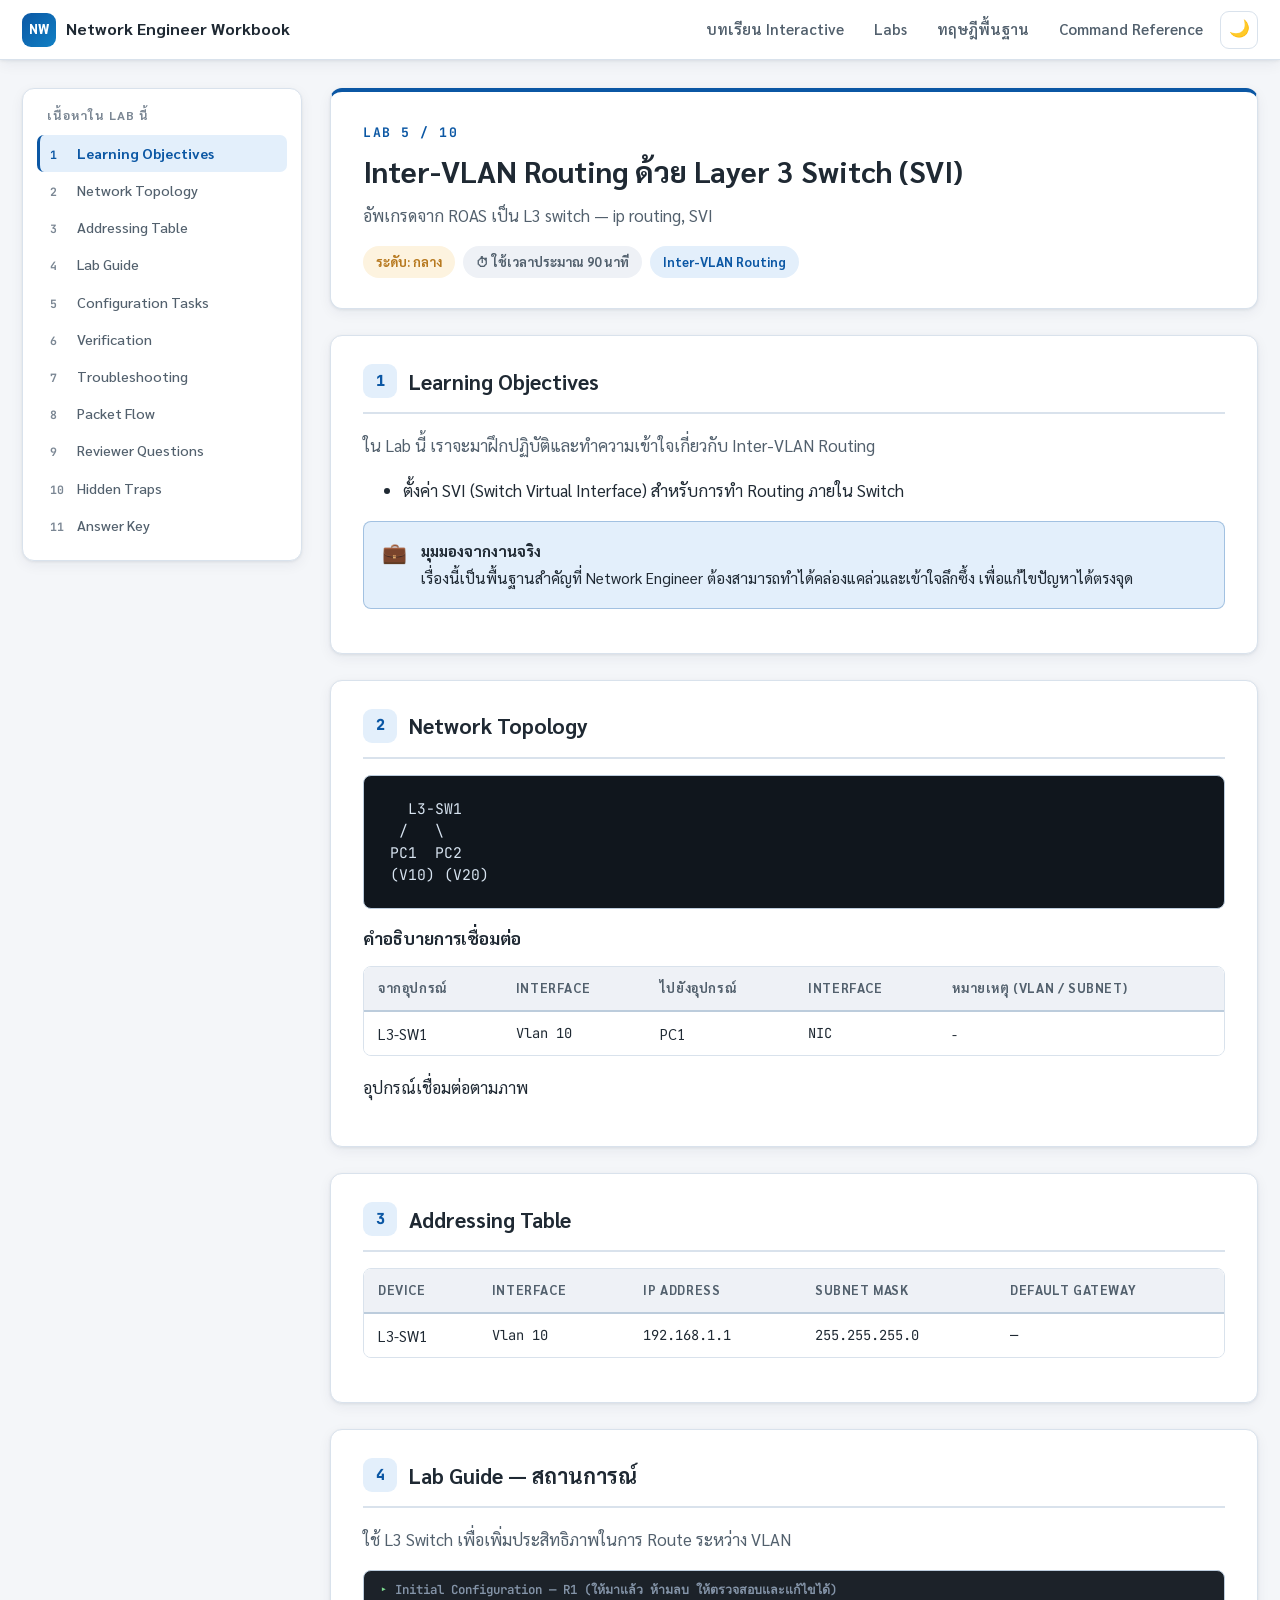
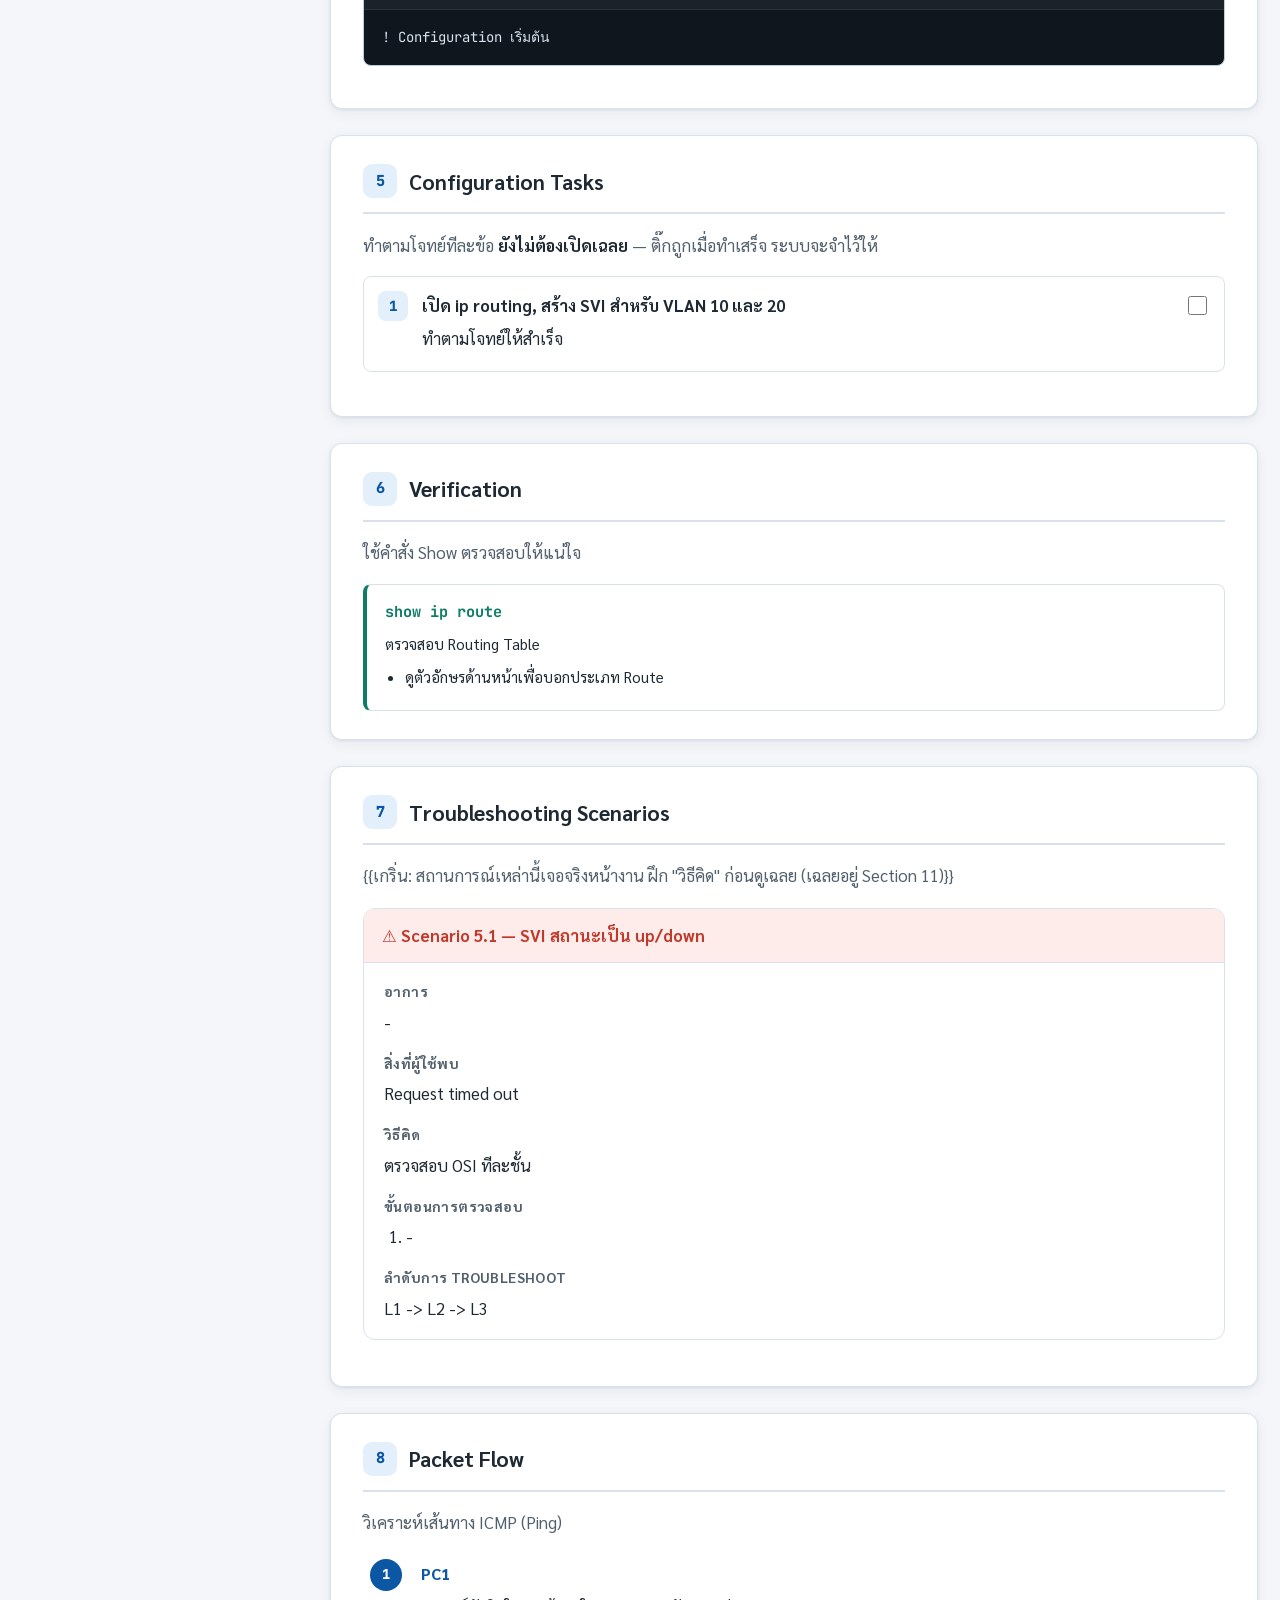
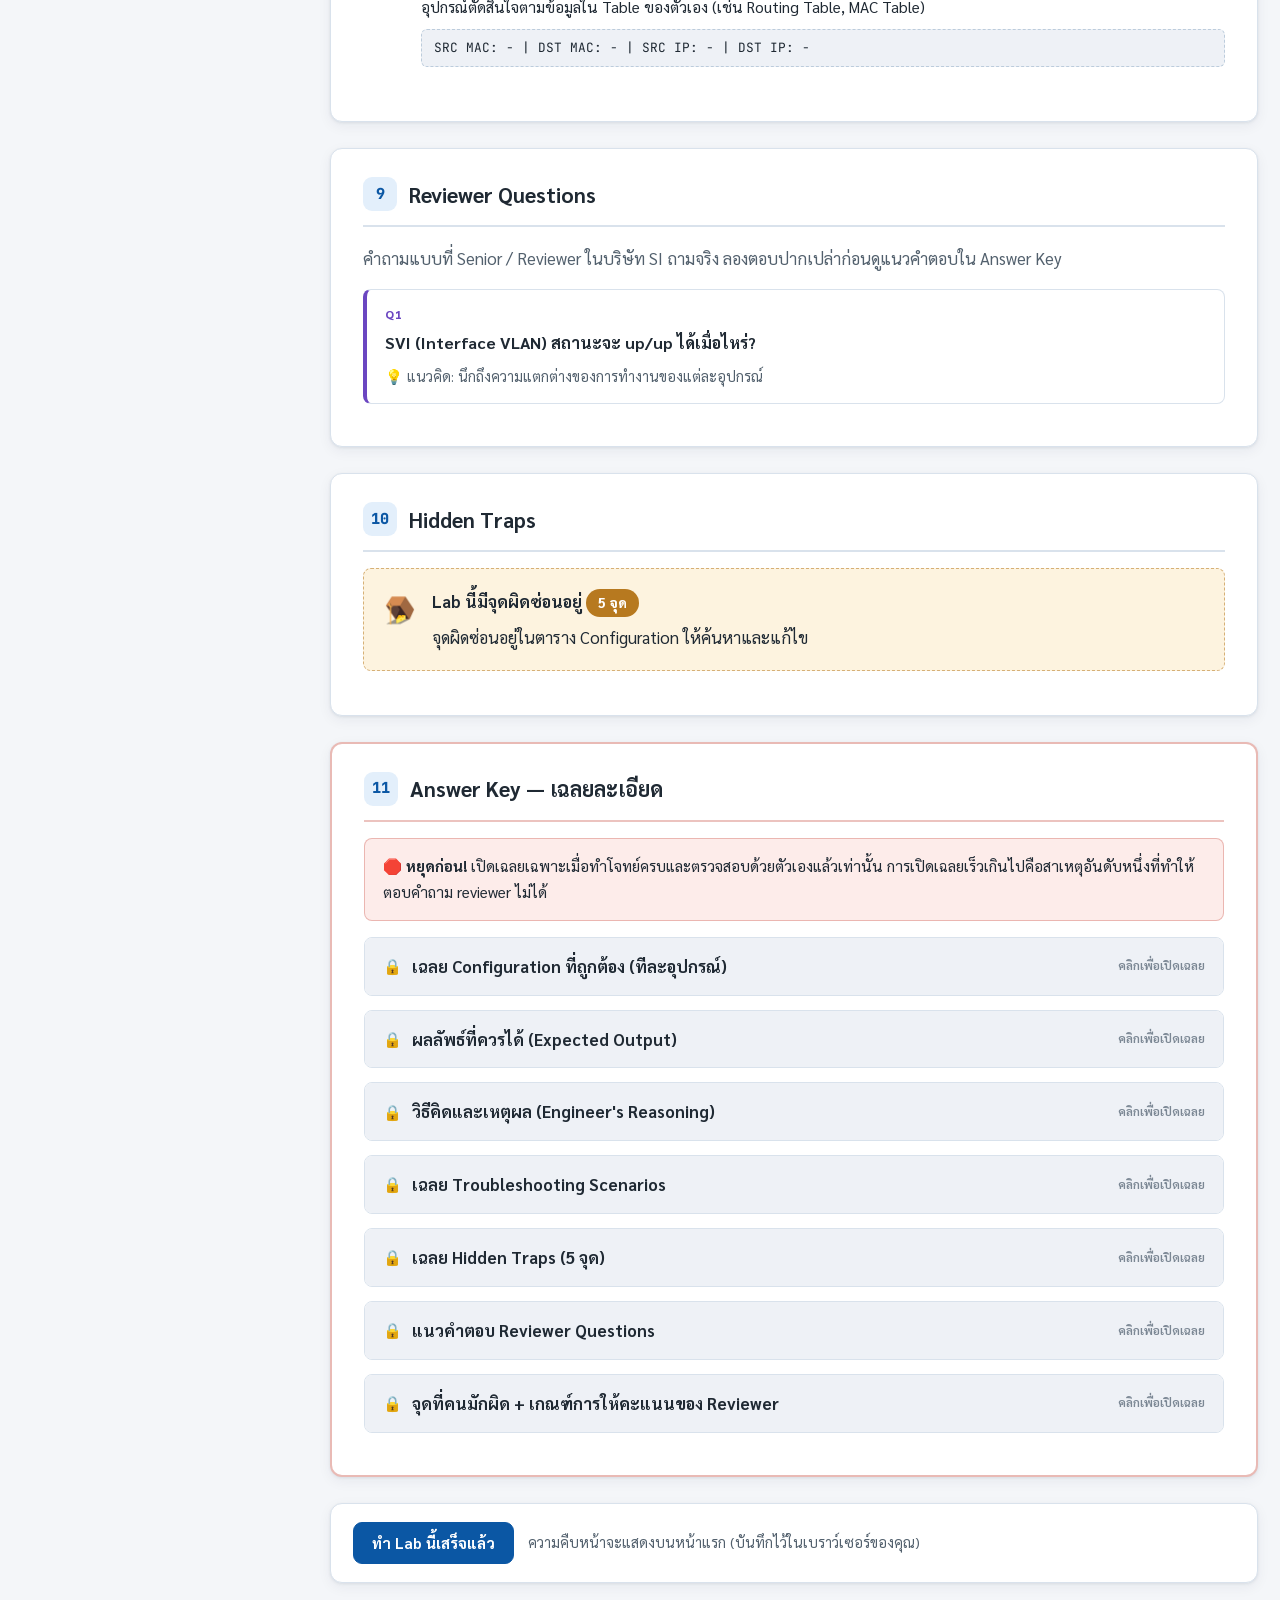
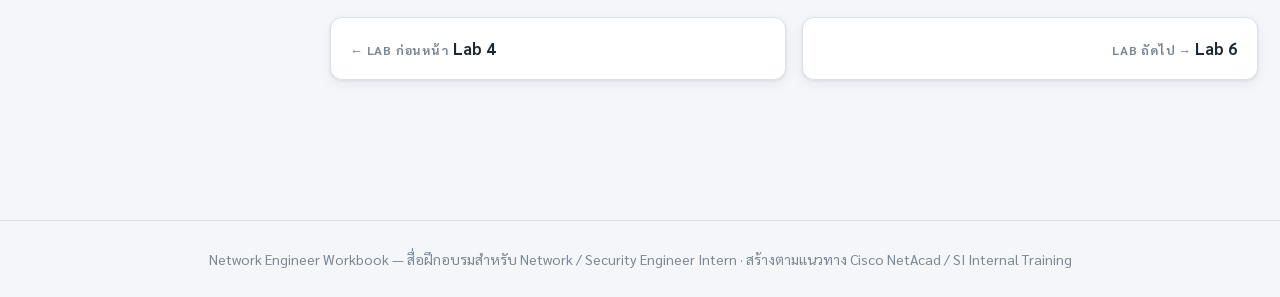
<file: labs/lab05.html>
<!DOCTYPE html>
<!-- ============================================================
     TEMPLATE for lab pages (labs/labXX.html).
     Content authors: keep ALL section ids, classes and order.
     Replace placeholder text marked with - with real Thai
     content. Cisco commands stay in English.
     ============================================================ -->
<html lang="th">
<head>
  <meta charset="UTF-8">
  <meta name="viewport" content="width=device-width, initial-scale=1.0">
  <title>Lab 5 — Inter-VLAN Routing ด้วย Layer 3 Switch (SVI) | Network Engineer Workbook</title>
  <meta name="description" content="อัพเกรดจาก ROAS เป็น L3 switch — ip routing, SVI">
  <link rel="preconnect" href="https://fonts.googleapis.com">
  <link rel="preconnect" href="https://fonts.gstatic.com" crossorigin>
  <link href="https://fonts.googleapis.com/css2?family=Sarabun:wght@400;500;600;700;800&family=JetBrains+Mono:wght@400;700&display=swap" rel="stylesheet">
  <link rel="stylesheet" href="../assets/css/style.css">
  <link rel="icon" href="data:image/svg+xml,<svg xmlns=%22http://www.w3.org/2000/svg%22 viewBox=%220 0 100 100%22><text y=%22.9em%22 font-size=%2290%22>🌐</text></svg>">
</head>
<body data-page="lab05">

  <header class="topbar">
    <a class="brand" href="../index.html">
      <span class="brand-badge">NW</span>
      <span>Network Engineer Workbook</span>
    </a>
    <nav>
      <a href="../index.html">บทเรียน Interactive</a>
      <a href="../workbook.html">Labs</a>
      <a href="../fundamentals.html">ทฤษฎีพื้นฐาน</a>
      <a href="../commands.html">Command Reference</a>
      <button class="theme-toggle" type="button" aria-label="สลับโหมดสว่าง/มืด">🌙</button>
    </nav>
  </header>

  <div class="layout">
    <aside class="sidebar">
      <button class="btn toc-mobile-toggle" type="button">☰ สารบัญของ Lab นี้</button>
      <nav class="toc">
        <div class="toc-title">เนื้อหาใน Lab นี้</div>
        <a href="#objectives"><span class="toc-num">1</span> Learning Objectives</a>
        <a href="#topology"><span class="toc-num">2</span> Network Topology</a>
        <a href="#addressing"><span class="toc-num">3</span> Addressing Table</a>
        <a href="#scenario"><span class="toc-num">4</span> Lab Guide</a>
        <a href="#tasks"><span class="toc-num">5</span> Configuration Tasks</a>
        <a href="#verification"><span class="toc-num">6</span> Verification</a>
        <a href="#troubleshooting"><span class="toc-num">7</span> Troubleshooting</a>
        <a href="#packetflow"><span class="toc-num">8</span> Packet Flow</a>
        <a href="#reviewer"><span class="toc-num">9</span> Reviewer Questions</a>
        <a href="#traps"><span class="toc-num">10</span> Hidden Traps</a>
        <a href="#answerkey"><span class="toc-num">11</span> Answer Key</a>
      </nav>
    </aside>

    <main class="content">

      <header class="lab-header">
        <div class="lab-kicker">Lab 5 / 10</div>
        <h1>Inter-VLAN Routing ด้วย Layer 3 Switch (SVI)</h1>
        <p class="lab-sub">อัพเกรดจาก ROAS เป็น L3 switch — ip routing, SVI</p>
        <div class="badges">
          <!-- level-mid | level-mid | level-hard | level-exam -->
          <span class="badge level-mid">ระดับ: กลาง</span>
          <span class="badge time">⏱ ใช้เวลาประมาณ 90 นาที</span>
          <span class="badge topic">Inter-VLAN Routing</span>
        </div>
      </header>

      <!-- ===== 1. Learning Objectives ===== -->
      <section id="objectives" class="section-card">
        <h2><span class="section-num">1</span> Learning Objectives</h2>
        <p class="section-intro">ใน Lab นี้ เราจะมาฝึกปฏิบัติและทำความเข้าใจเกี่ยวกับ Inter-VLAN Routing</p>
        <ul>
          <li>ตั้งค่า SVI (Switch Virtual Interface) สำหรับการทำ Routing ภายใน Switch</li>
        </ul>
        <!-- optional callout: ทำไมหัวข้อนี้สำคัญกับงานจริง -->
        <div class="callout info">
          <span class="co-icon">💼</span>
          <div class="co-body">
            <span class="co-title">มุมมองจากงานจริง</span>
            เรื่องนี้เป็นพื้นฐานสำคัญที่ Network Engineer ต้องสามารถทำได้คล่องแคล่วและเข้าใจลึกซึ้ง เพื่อแก้ไขปัญหาได้ตรงจุด
          </div>
        </div>
      </section>

      <!-- ===== 2. Network Topology ===== -->
      <section id="topology" class="section-card">
        <h2><span class="section-num">2</span> Network Topology</h2>
        <div class="topology-box">
<pre>
  L3-SW1
 /   \
PC1  PC2
(V10) (V20)
</pre>
        </div>
        <h3>คำอธิบายการเชื่อมต่อ</h3>
        <div class="table-wrap">
          <table class="data">
            <thead>
              <tr><th>จากอุปกรณ์</th><th>Interface</th><th>ไปยังอุปกรณ์</th><th>Interface</th><th>หมายเหตุ (VLAN / Subnet)</th></tr>
            </thead>
            <tbody>
              <tr><td>L3-SW1</td><td class="mono">Vlan 10</td><td>PC1</td><td class="mono">NIC</td><td>-</td></tr>
            </tbody>
          </table>
        </div>
        <p>อุปกรณ์เชื่อมต่อตามภาพ</p>
      </section>

      <!-- ===== 3. Addressing Table ===== -->
      <section id="addressing" class="section-card">
        <h2><span class="section-num">3</span> Addressing Table</h2>
        <div class="table-wrap">
          <table class="data">
            <thead>
              <tr><th>Device</th><th>Interface</th><th>IP Address</th><th>Subnet Mask</th><th>Default Gateway</th></tr>
            </thead>
            <tbody>
              <tr><td>L3-SW1</td><td class="mono">Vlan 10</td><td class="mono">192.168.1.1</td><td class="mono">255.255.255.0</td><td class="mono">—</td></tr>
            </tbody>
          </table>
        </div>
        <!-- ถ้า lab นี้มี trap ซ่อนในตาราง ให้คงไว้ ห้ามบอกใบ้ตรงนี้ -->
      </section>

      <!-- ===== 4. Lab Guide (สถานการณ์) ===== -->
      <section id="scenario" class="section-card">
        <h2><span class="section-num">4</span> Lab Guide — สถานการณ์</h2>
        <p>ใช้ L3 Switch เพื่อเพิ่มประสิทธิภาพในการ Route ระหว่าง VLAN</p>
        <!-- ถ้ามี initial config ที่ให้มา (อาจมี trap ฝังอยู่) ใส่เป็น .cli block -->
        <div class="cli">
          <div class="cli-title">Initial Configuration — R1 (ให้มาแล้ว ห้ามลบ ให้ตรวจสอบและแก้ไขได้)</div>
<pre>! Configuration เริ่มต้น</pre>
        </div>
      </section>

      <!-- ===== 5. Configuration Tasks ===== -->
      <section id="tasks" class="section-card">
        <h2><span class="section-num">5</span> Configuration Tasks</h2>
        <p class="section-intro">ทำตามโจทย์ทีละข้อ <strong>ยังไม่ต้องเปิดเฉลย</strong> — ติ๊กถูกเมื่อทำเสร็จ ระบบจะจำไว้ให้</p>
        <ol class="task-list">
          <li>
            <input class="task-check" type="checkbox" data-task="t1" aria-label="ทำเสร็จแล้ว">
            <span class="task-title">เปิด ip routing, สร้าง SVI สำหรับ VLAN 10 และ 20</span>
            <p>ทำตามโจทย์ให้สำเร็จ</p>
          </li>
        </ol>
      </section>

      <!-- ===== 6. Verification ===== -->
      <section id="verification" class="section-card">
        <h2><span class="section-num">6</span> Verification</h2>
        <p class="section-intro">ใช้คำสั่ง Show ตรวจสอบให้แน่ใจ</p>
        <div class="verify-grid">
          <div class="verify-card">
            <div class="vc-cmd">show ip route</div>
            <p>ตรวจสอบ Routing Table</p>
            <ul>
              <li>ดูตัวอักษรด้านหน้าเพื่อบอกประเภท Route</li>
            </ul>
          </div>
        </div>
      </section>

      <!-- ===== 7. Troubleshooting ===== -->
      <section id="troubleshooting" class="section-card">
        <h2><span class="section-num">7</span> Troubleshooting Scenarios</h2>
        <p class="section-intro">{{เกริ่น: สถานการณ์เหล่านี้เจอจริงหน้างาน ฝึก "วิธีคิด" ก่อนดูเฉลย (เฉลยอยู่ Section 11)}}</p>
        <div class="trouble-card">
          <div class="tc-head">⚠ Scenario 5.1 — SVI สถานะเป็น up/down</div>
          <div class="tc-body">
            <dl>
              <dt>อาการ</dt><dd>-</dd>
              <dt>สิ่งที่ผู้ใช้พบ</dt><dd>Request timed out</dd>
              <dt>วิธีคิด</dt><dd>ตรวจสอบ OSI ทีละชั้น</dd>
              <dt>ขั้นตอนการตรวจสอบ</dt><dd><ol><li>-</li></ol></dd>
              <dt>ลำดับการ Troubleshoot</dt><dd>L1 -> L2 -> L3</dd>
            </dl>
          </div>
        </div>
      </section>

      <!-- ===== 8. Packet Flow ===== -->
      <section id="packetflow" class="section-card">
        <h2><span class="section-num">8</span> Packet Flow</h2>
        <p class="section-intro">วิเคราะห์เส้นทาง ICMP (Ping)</p>
        <ol class="packet-flow">
          <li>
            <span class="pf-device">PC1</span>
            <p>อุปกรณ์ตัดสินใจตามข้อมูลใน Table ของตัวเอง (เช่น Routing Table, MAC Table)</p>
            <div class="pf-frame">SRC MAC: - | DST MAC: - | SRC IP: - | DST IP: -</div>
          </li>
        </ol>
        <!-- optional: callout สรุป insight สำคัญ เช่น MAC เปลี่ยนทุก hop แต่ IP ไม่เปลี่ยน -->
      </section>

      <!-- ===== 9. Reviewer Questions ===== -->
      <section id="reviewer" class="section-card">
        <h2><span class="section-num">9</span> Reviewer Questions</h2>
        <p class="section-intro">คำถามแบบที่ Senior / Reviewer ในบริษัท SI ถามจริง ลองตอบปากเปล่าก่อนดูแนวคำตอบใน Answer Key</p>
        <div class="reviewer-q">
          <div class="rq-label">Q1</div>
          <div class="rq-q">SVI (Interface VLAN) สถานะจะ up/up ได้เมื่อไหร่?</div>
          <div class="rq-hint">💡 แนวคิด: นึกถึงความแตกต่างของการทำงานของแต่ละอุปกรณ์</div>
        </div>
      </section>

      <!-- ===== 10. Hidden Traps ===== -->
      <section id="traps" class="section-card">
        <h2><span class="section-num">10</span> Hidden Traps</h2>
        <div class="trap-banner">
          <span class="tb-icon">🪤</span>
          <div>
            <p style="margin:0 0 6px;"><strong>Lab นี้มีจุดผิดซ่อนอยู่ <span class="trap-count">5 จุด</span></strong></p>
            <p style="margin:0;">จุดผิดซ่อนอยู่ในตาราง Configuration ให้ค้นหาและแก้ไข</p>
          </div>
        </div>
      </section>

      <!-- ===== 11. Answer Key ===== -->
      <section id="answerkey" class="section-card answer-zone">
        <h2><span class="section-num">11</span> Answer Key — เฉลยละเอียด</h2>
        <div class="answer-warning">
          🛑 <strong>หยุดก่อน!</strong> เปิดเฉลยเฉพาะเมื่อทำโจทย์ครบและตรวจสอบด้วยตัวเองแล้วเท่านั้น
          การเปิดเฉลยเร็วเกินไปคือสาเหตุอันดับหนึ่งที่ทำให้ตอบคำถาม reviewer ไม่ได้
        </div>

        <details class="answer">
          <summary>เฉลย Configuration ที่ถูกต้อง (ทีละอุปกรณ์)</summary>
          <div class="answer-body">
            <h4>L3-SW1</h4>
            <div class="cli">
              <div class="cli-title">R1 — configuration</div>
<pre><span class="c">! ตัวอย่างเฉลย</span>
interface GigabitEthernet0/0
 ip address 192.168.1.1 255.255.255.0
 no shut</pre>
            </div>
            <p><strong>เหตุผล:</strong> เพื่อให้ตรงตาม Requirement</p>
          </div>
        </details>

        <details class="answer">
          <summary>ผลลัพธ์ที่ควรได้ (Expected Output)</summary>
          <div class="answer-body">
            <div class="cli">
              <div class="cli-title">R1# show ip route (ตัวอย่างผลลัพธ์)</div>
<pre>S 10.0.0.0/8 via 192.168.1.254</pre>
            </div>
            <p>เห็น Route ปลายทางครบถ้วน</p>
          </div>
        </details>

        <details class="answer">
          <summary>วิธีคิดและเหตุผล (Engineer's Reasoning)</summary>
          <div class="answer-body">
            การแก้ปัญหาต้องเริ่มจากล่างขึ้นบนเสมอ
          </div>
        </details>

        <details class="answer">
          <summary>เฉลย Troubleshooting Scenarios</summary>
          <div class="answer-body">
            <h4>Scenario 7.1 — ปัญหาตัวอย่าง</h4>
            เกิดจากการตั้งค่าผิด
          </div>
        </details>

        <details class="answer">
          <summary>เฉลย Hidden Traps (5 จุด)</summary>
          <div class="answer-body">
            <ol>
              <li><strong>Trap 1 — ตาราง Configuration:</strong> IP Address ไม่ตรงกัน</li>
            </ol>
          </div>
        </details>

        <details class="answer">
          <summary>แนวคำตอบ Reviewer Questions</summary>
          <div class="answer-body">
            <h4>Q1 — SVI (Interface VLAN) สถานะจะ up/up ได้เมื่อไหร่?</h4>
            <p>เข้าใจหลักการทำงานของอุปกรณ์ในแต่ละ Layer</p>
          </div>
        </details>

        <details class="answer">
          <summary>จุดที่คนมักผิด + เกณฑ์การให้คะแนนของ Reviewer</summary>
          <div class="answer-body">
            <h4>จุดที่คนมักผิด</h4>
            <ul><li>-</li></ul>
            <h4>เกณฑ์การให้คะแนน (เต็ม 100)</h4>
            <div class="table-wrap">
              <table class="data rubric">
                <thead><tr><th>หัวข้อประเมิน</th><th>สิ่งที่ Reviewer ดู</th><th>คะแนน</th></tr></thead>
                <tbody>
                  <tr><td>-</td><td>-</td><td>20</td></tr>
                </tbody>
              </table>
            </div>
          </div>
        </details>
      </section>

      <div class="complete-bar">
        <button class="btn primary" type="button" data-complete-btn>ทำ Lab นี้เสร็จแล้ว</button>
        <span style="color:var(--text-soft);font-size:0.9rem;">ความคืบหน้าจะแสดงบนหน้าแรก (บันทึกไว้ในเบราว์เซอร์ของคุณ)</span>
      </div>

      <nav class="lab-pager">
        <a class="prev" href="lab04.html">
          <span class="pager-label">← Lab ก่อนหน้า</span>
          <span class="pager-title">Lab 4</span>
        </a>
        <a class="next" href="lab06.html">
          <span class="pager-label">Lab ถัดไป →</span>
          <span class="pager-title">Lab 6</span>
        </a>
      </nav>

    </main>
  </div>

  <button class="back-top" type="button" aria-label="กลับขึ้นด้านบน">↑</button>

  <footer class="site-footer">
    Network Engineer Workbook — สื่อฝึกอบรมสำหรับ Network / Security Engineer Intern · สร้างตามแนวทาง Cisco NetAcad / SI Internal Training
  </footer>

  <script src="../assets/js/main.js"></script>
</body>
</html>
</file>
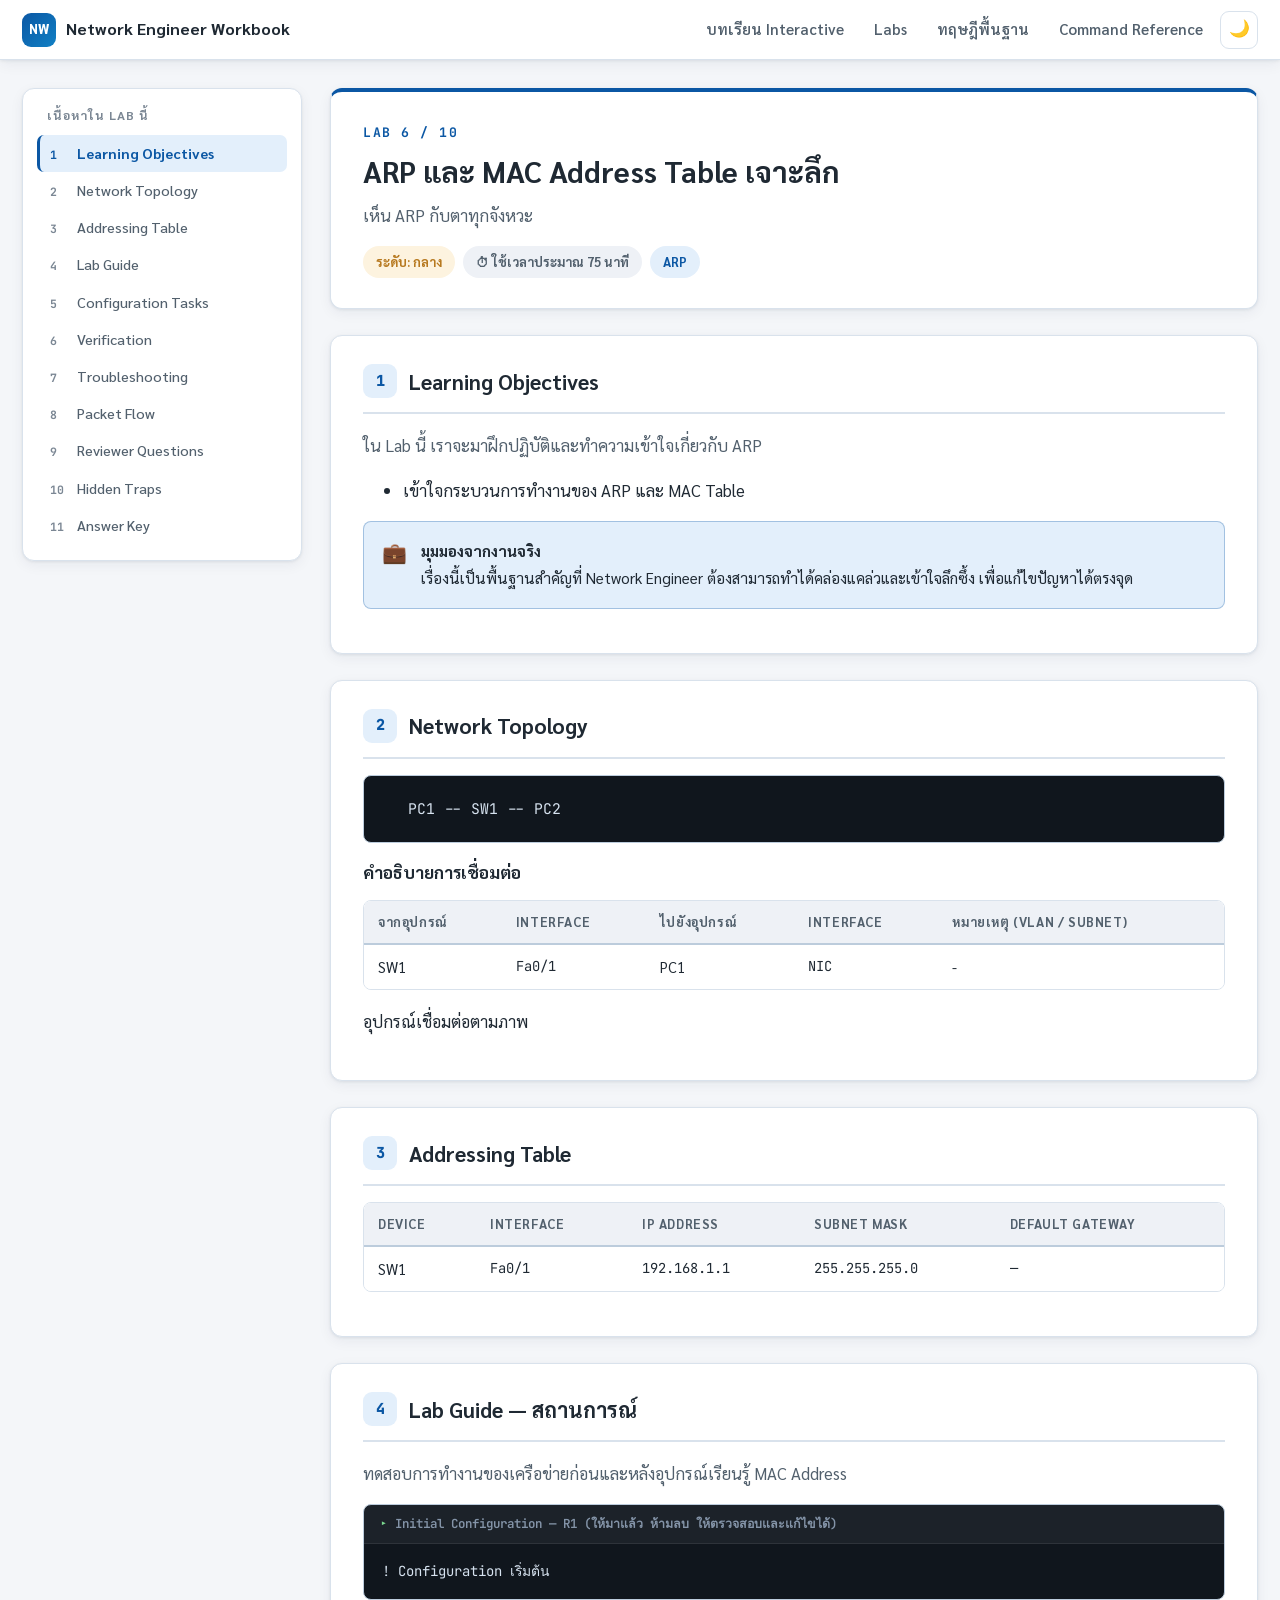
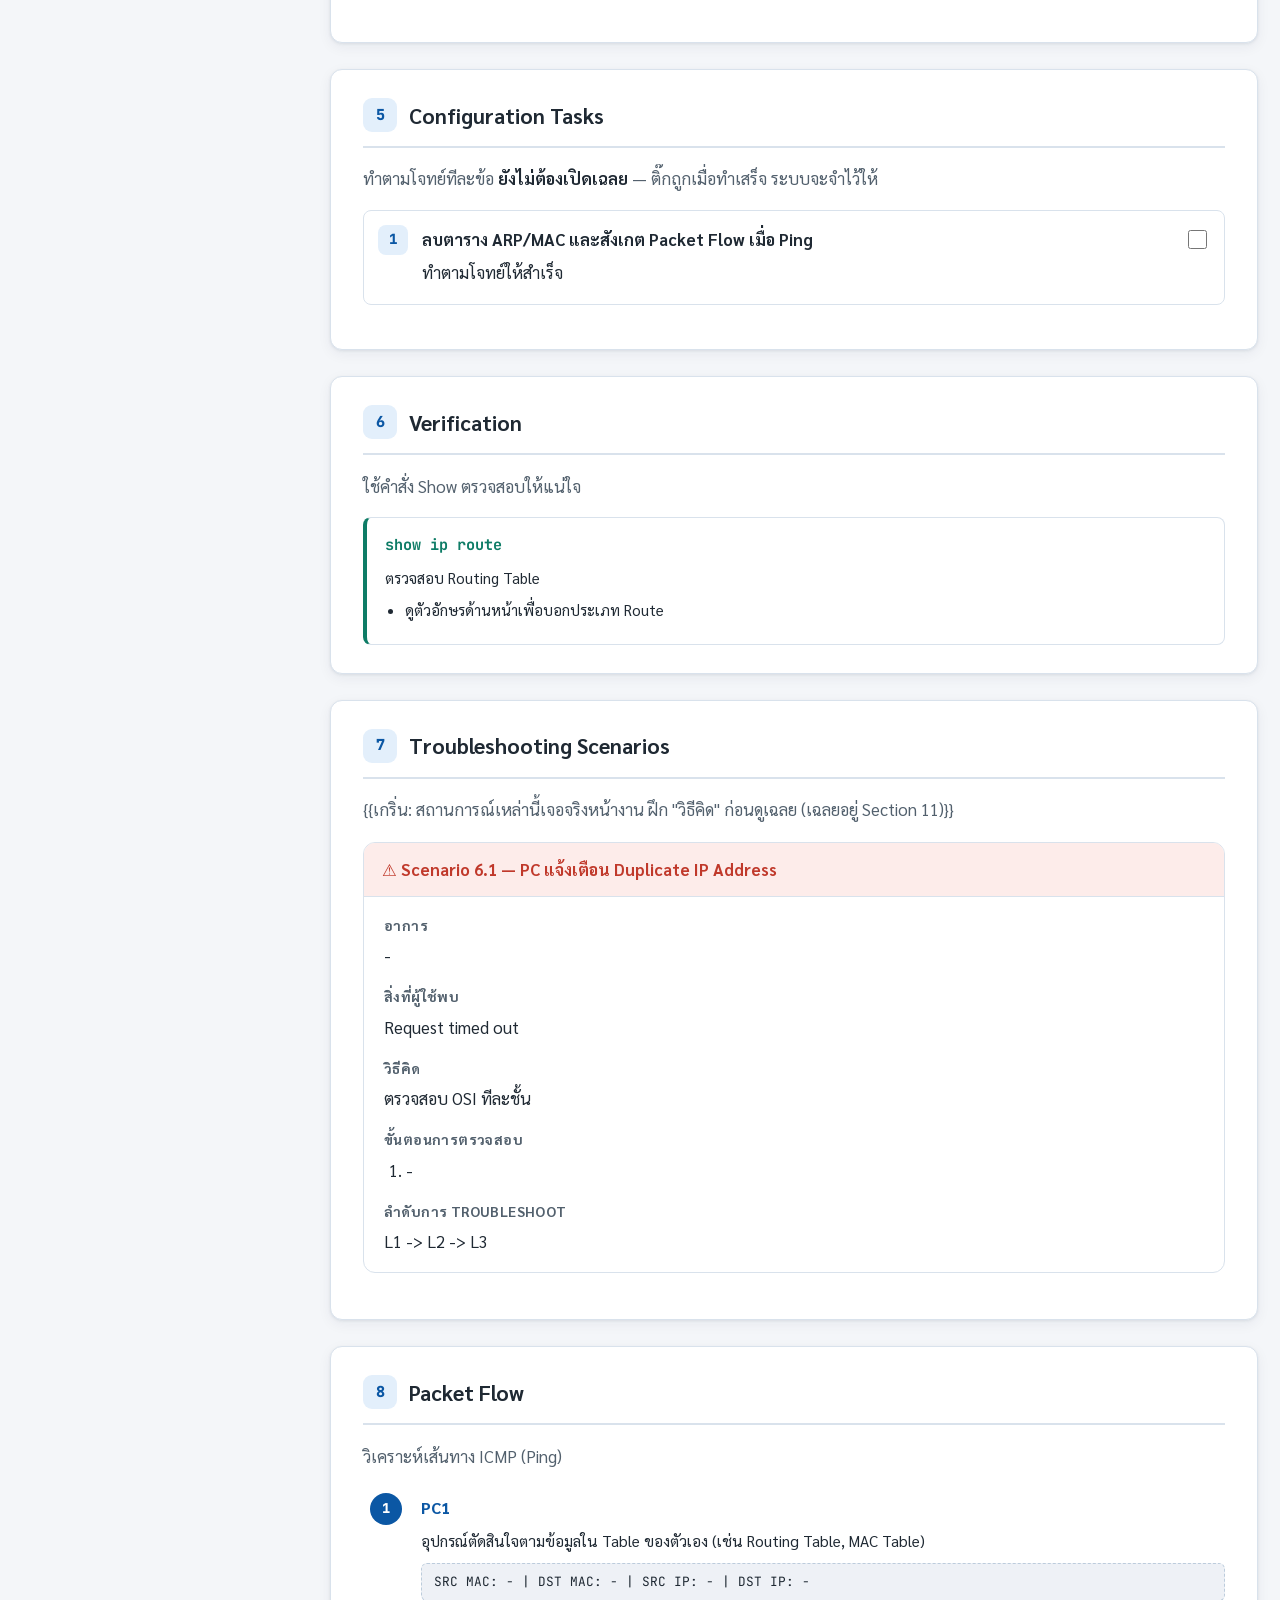
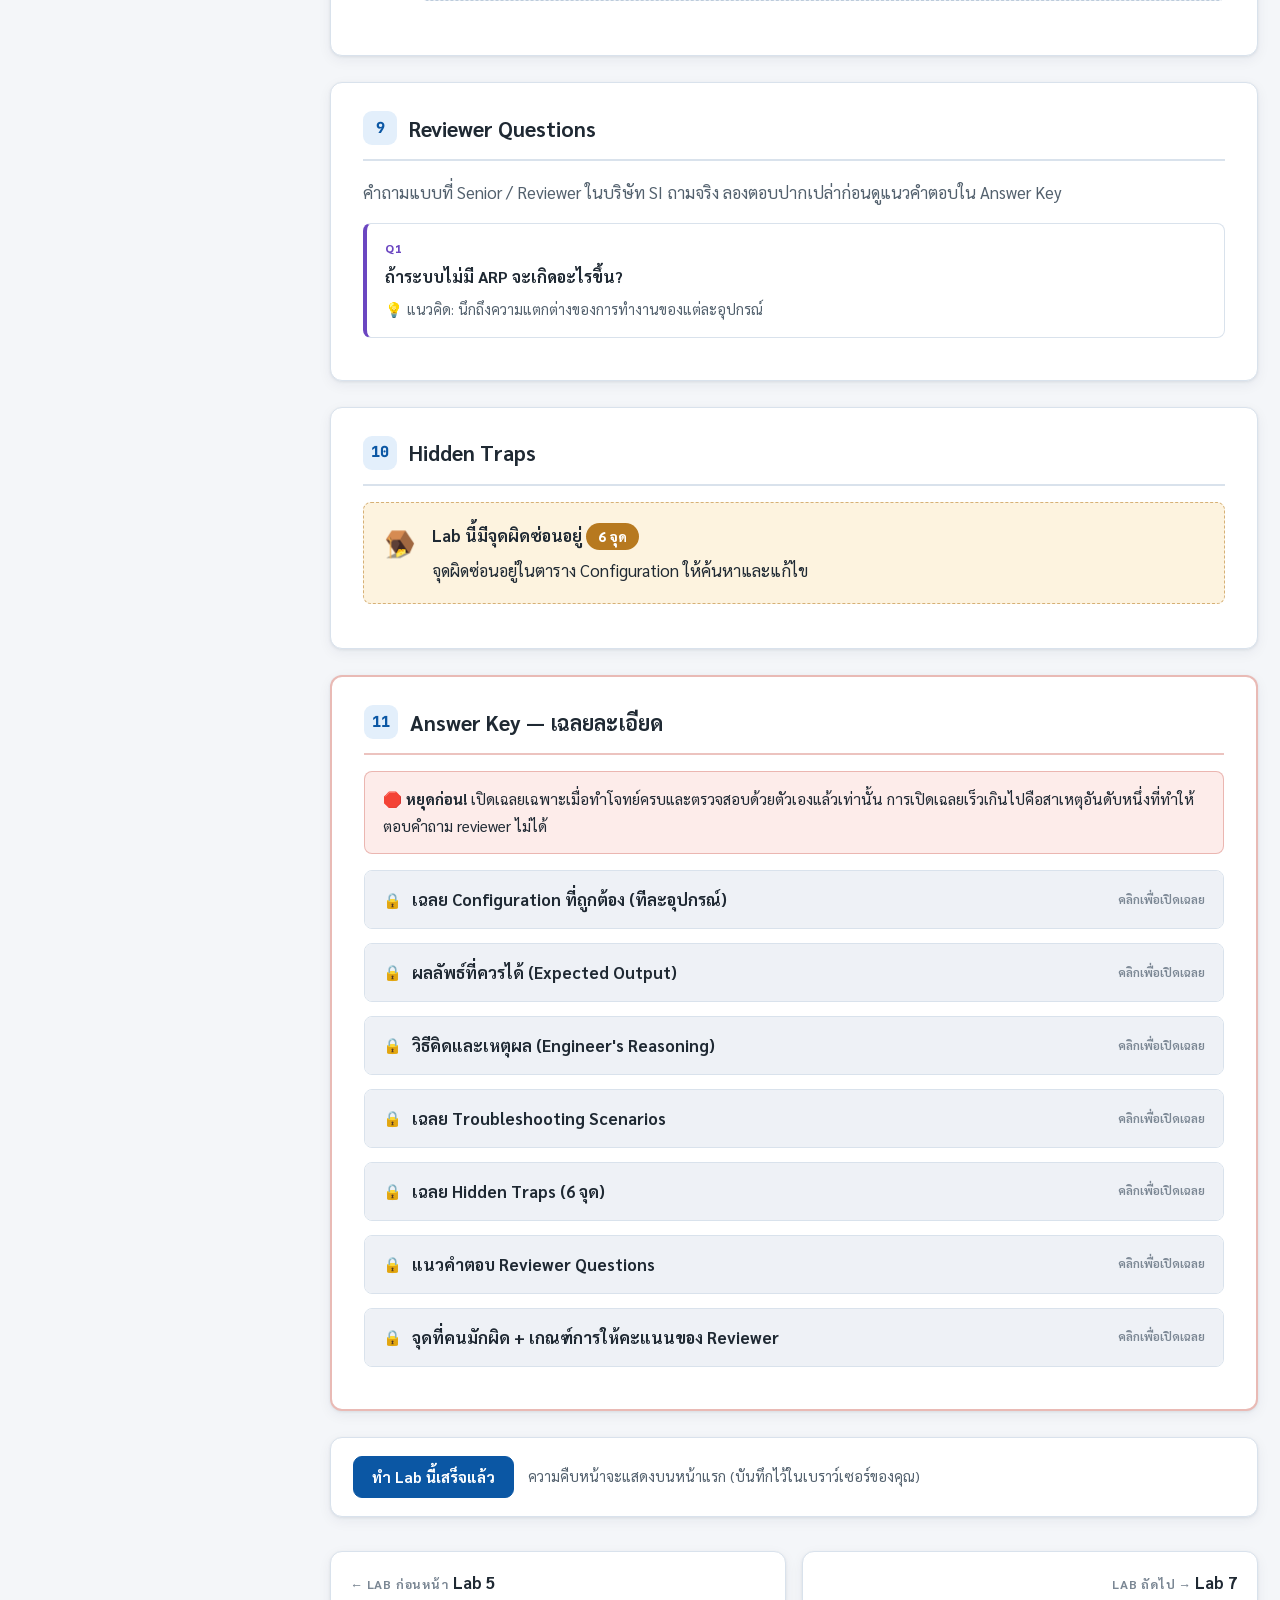
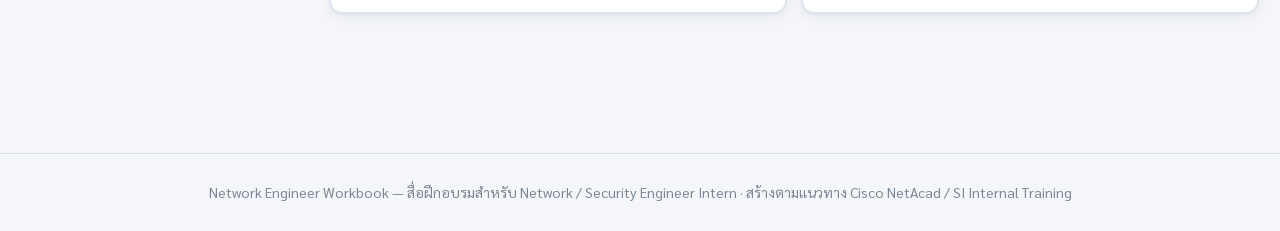
<file: labs/lab06.html>
<!DOCTYPE html>
<!-- ============================================================
     TEMPLATE for lab pages (labs/labXX.html).
     Content authors: keep ALL section ids, classes and order.
     Replace placeholder text marked with - with real Thai
     content. Cisco commands stay in English.
     ============================================================ -->
<html lang="th">
<head>
  <meta charset="UTF-8">
  <meta name="viewport" content="width=device-width, initial-scale=1.0">
  <title>Lab 6 — ARP และ MAC Address Table เจาะลึก | Network Engineer Workbook</title>
  <meta name="description" content="เห็น ARP กับตาทุกจังหวะ">
  <link rel="preconnect" href="https://fonts.googleapis.com">
  <link rel="preconnect" href="https://fonts.gstatic.com" crossorigin>
  <link href="https://fonts.googleapis.com/css2?family=Sarabun:wght@400;500;600;700;800&family=JetBrains+Mono:wght@400;700&display=swap" rel="stylesheet">
  <link rel="stylesheet" href="../assets/css/style.css">
  <link rel="icon" href="data:image/svg+xml,<svg xmlns=%22http://www.w3.org/2000/svg%22 viewBox=%220 0 100 100%22><text y=%22.9em%22 font-size=%2290%22>🌐</text></svg>">
</head>
<body data-page="lab06">

  <header class="topbar">
    <a class="brand" href="../index.html">
      <span class="brand-badge">NW</span>
      <span>Network Engineer Workbook</span>
    </a>
    <nav>
      <a href="../index.html">บทเรียน Interactive</a>
      <a href="../workbook.html">Labs</a>
      <a href="../fundamentals.html">ทฤษฎีพื้นฐาน</a>
      <a href="../commands.html">Command Reference</a>
      <button class="theme-toggle" type="button" aria-label="สลับโหมดสว่าง/มืด">🌙</button>
    </nav>
  </header>

  <div class="layout">
    <aside class="sidebar">
      <button class="btn toc-mobile-toggle" type="button">☰ สารบัญของ Lab นี้</button>
      <nav class="toc">
        <div class="toc-title">เนื้อหาใน Lab นี้</div>
        <a href="#objectives"><span class="toc-num">1</span> Learning Objectives</a>
        <a href="#topology"><span class="toc-num">2</span> Network Topology</a>
        <a href="#addressing"><span class="toc-num">3</span> Addressing Table</a>
        <a href="#scenario"><span class="toc-num">4</span> Lab Guide</a>
        <a href="#tasks"><span class="toc-num">5</span> Configuration Tasks</a>
        <a href="#verification"><span class="toc-num">6</span> Verification</a>
        <a href="#troubleshooting"><span class="toc-num">7</span> Troubleshooting</a>
        <a href="#packetflow"><span class="toc-num">8</span> Packet Flow</a>
        <a href="#reviewer"><span class="toc-num">9</span> Reviewer Questions</a>
        <a href="#traps"><span class="toc-num">10</span> Hidden Traps</a>
        <a href="#answerkey"><span class="toc-num">11</span> Answer Key</a>
      </nav>
    </aside>

    <main class="content">

      <header class="lab-header">
        <div class="lab-kicker">Lab 6 / 10</div>
        <h1>ARP และ MAC Address Table เจาะลึก</h1>
        <p class="lab-sub">เห็น ARP กับตาทุกจังหวะ</p>
        <div class="badges">
          <!-- level-mid | level-mid | level-hard | level-exam -->
          <span class="badge level-mid">ระดับ: กลาง</span>
          <span class="badge time">⏱ ใช้เวลาประมาณ 75 นาที</span>
          <span class="badge topic">ARP</span>
        </div>
      </header>

      <!-- ===== 1. Learning Objectives ===== -->
      <section id="objectives" class="section-card">
        <h2><span class="section-num">1</span> Learning Objectives</h2>
        <p class="section-intro">ใน Lab นี้ เราจะมาฝึกปฏิบัติและทำความเข้าใจเกี่ยวกับ ARP</p>
        <ul>
          <li>เข้าใจกระบวนการทำงานของ ARP และ MAC Table</li>
        </ul>
        <!-- optional callout: ทำไมหัวข้อนี้สำคัญกับงานจริง -->
        <div class="callout info">
          <span class="co-icon">💼</span>
          <div class="co-body">
            <span class="co-title">มุมมองจากงานจริง</span>
            เรื่องนี้เป็นพื้นฐานสำคัญที่ Network Engineer ต้องสามารถทำได้คล่องแคล่วและเข้าใจลึกซึ้ง เพื่อแก้ไขปัญหาได้ตรงจุด
          </div>
        </div>
      </section>

      <!-- ===== 2. Network Topology ===== -->
      <section id="topology" class="section-card">
        <h2><span class="section-num">2</span> Network Topology</h2>
        <div class="topology-box">
<pre>
  PC1 -- SW1 -- PC2
</pre>
        </div>
        <h3>คำอธิบายการเชื่อมต่อ</h3>
        <div class="table-wrap">
          <table class="data">
            <thead>
              <tr><th>จากอุปกรณ์</th><th>Interface</th><th>ไปยังอุปกรณ์</th><th>Interface</th><th>หมายเหตุ (VLAN / Subnet)</th></tr>
            </thead>
            <tbody>
              <tr><td>SW1</td><td class="mono">Fa0/1</td><td>PC1</td><td class="mono">NIC</td><td>-</td></tr>
            </tbody>
          </table>
        </div>
        <p>อุปกรณ์เชื่อมต่อตามภาพ</p>
      </section>

      <!-- ===== 3. Addressing Table ===== -->
      <section id="addressing" class="section-card">
        <h2><span class="section-num">3</span> Addressing Table</h2>
        <div class="table-wrap">
          <table class="data">
            <thead>
              <tr><th>Device</th><th>Interface</th><th>IP Address</th><th>Subnet Mask</th><th>Default Gateway</th></tr>
            </thead>
            <tbody>
              <tr><td>SW1</td><td class="mono">Fa0/1</td><td class="mono">192.168.1.1</td><td class="mono">255.255.255.0</td><td class="mono">—</td></tr>
            </tbody>
          </table>
        </div>
        <!-- ถ้า lab นี้มี trap ซ่อนในตาราง ให้คงไว้ ห้ามบอกใบ้ตรงนี้ -->
      </section>

      <!-- ===== 4. Lab Guide (สถานการณ์) ===== -->
      <section id="scenario" class="section-card">
        <h2><span class="section-num">4</span> Lab Guide — สถานการณ์</h2>
        <p>ทดสอบการทำงานของเครือข่ายก่อนและหลังอุปกรณ์เรียนรู้ MAC Address</p>
        <!-- ถ้ามี initial config ที่ให้มา (อาจมี trap ฝังอยู่) ใส่เป็น .cli block -->
        <div class="cli">
          <div class="cli-title">Initial Configuration — R1 (ให้มาแล้ว ห้ามลบ ให้ตรวจสอบและแก้ไขได้)</div>
<pre>! Configuration เริ่มต้น</pre>
        </div>
      </section>

      <!-- ===== 5. Configuration Tasks ===== -->
      <section id="tasks" class="section-card">
        <h2><span class="section-num">5</span> Configuration Tasks</h2>
        <p class="section-intro">ทำตามโจทย์ทีละข้อ <strong>ยังไม่ต้องเปิดเฉลย</strong> — ติ๊กถูกเมื่อทำเสร็จ ระบบจะจำไว้ให้</p>
        <ol class="task-list">
          <li>
            <input class="task-check" type="checkbox" data-task="t1" aria-label="ทำเสร็จแล้ว">
            <span class="task-title">ลบตาราง ARP/MAC และสังเกต Packet Flow เมื่อ Ping</span>
            <p>ทำตามโจทย์ให้สำเร็จ</p>
          </li>
        </ol>
      </section>

      <!-- ===== 6. Verification ===== -->
      <section id="verification" class="section-card">
        <h2><span class="section-num">6</span> Verification</h2>
        <p class="section-intro">ใช้คำสั่ง Show ตรวจสอบให้แน่ใจ</p>
        <div class="verify-grid">
          <div class="verify-card">
            <div class="vc-cmd">show ip route</div>
            <p>ตรวจสอบ Routing Table</p>
            <ul>
              <li>ดูตัวอักษรด้านหน้าเพื่อบอกประเภท Route</li>
            </ul>
          </div>
        </div>
      </section>

      <!-- ===== 7. Troubleshooting ===== -->
      <section id="troubleshooting" class="section-card">
        <h2><span class="section-num">7</span> Troubleshooting Scenarios</h2>
        <p class="section-intro">{{เกริ่น: สถานการณ์เหล่านี้เจอจริงหน้างาน ฝึก "วิธีคิด" ก่อนดูเฉลย (เฉลยอยู่ Section 11)}}</p>
        <div class="trouble-card">
          <div class="tc-head">⚠ Scenario 6.1 — PC แจ้งเตือน Duplicate IP Address</div>
          <div class="tc-body">
            <dl>
              <dt>อาการ</dt><dd>-</dd>
              <dt>สิ่งที่ผู้ใช้พบ</dt><dd>Request timed out</dd>
              <dt>วิธีคิด</dt><dd>ตรวจสอบ OSI ทีละชั้น</dd>
              <dt>ขั้นตอนการตรวจสอบ</dt><dd><ol><li>-</li></ol></dd>
              <dt>ลำดับการ Troubleshoot</dt><dd>L1 -> L2 -> L3</dd>
            </dl>
          </div>
        </div>
      </section>

      <!-- ===== 8. Packet Flow ===== -->
      <section id="packetflow" class="section-card">
        <h2><span class="section-num">8</span> Packet Flow</h2>
        <p class="section-intro">วิเคราะห์เส้นทาง ICMP (Ping)</p>
        <ol class="packet-flow">
          <li>
            <span class="pf-device">PC1</span>
            <p>อุปกรณ์ตัดสินใจตามข้อมูลใน Table ของตัวเอง (เช่น Routing Table, MAC Table)</p>
            <div class="pf-frame">SRC MAC: - | DST MAC: - | SRC IP: - | DST IP: -</div>
          </li>
        </ol>
        <!-- optional: callout สรุป insight สำคัญ เช่น MAC เปลี่ยนทุก hop แต่ IP ไม่เปลี่ยน -->
      </section>

      <!-- ===== 9. Reviewer Questions ===== -->
      <section id="reviewer" class="section-card">
        <h2><span class="section-num">9</span> Reviewer Questions</h2>
        <p class="section-intro">คำถามแบบที่ Senior / Reviewer ในบริษัท SI ถามจริง ลองตอบปากเปล่าก่อนดูแนวคำตอบใน Answer Key</p>
        <div class="reviewer-q">
          <div class="rq-label">Q1</div>
          <div class="rq-q">ถ้าระบบไม่มี ARP จะเกิดอะไรขึ้น?</div>
          <div class="rq-hint">💡 แนวคิด: นึกถึงความแตกต่างของการทำงานของแต่ละอุปกรณ์</div>
        </div>
      </section>

      <!-- ===== 10. Hidden Traps ===== -->
      <section id="traps" class="section-card">
        <h2><span class="section-num">10</span> Hidden Traps</h2>
        <div class="trap-banner">
          <span class="tb-icon">🪤</span>
          <div>
            <p style="margin:0 0 6px;"><strong>Lab นี้มีจุดผิดซ่อนอยู่ <span class="trap-count">6 จุด</span></strong></p>
            <p style="margin:0;">จุดผิดซ่อนอยู่ในตาราง Configuration ให้ค้นหาและแก้ไข</p>
          </div>
        </div>
      </section>

      <!-- ===== 11. Answer Key ===== -->
      <section id="answerkey" class="section-card answer-zone">
        <h2><span class="section-num">11</span> Answer Key — เฉลยละเอียด</h2>
        <div class="answer-warning">
          🛑 <strong>หยุดก่อน!</strong> เปิดเฉลยเฉพาะเมื่อทำโจทย์ครบและตรวจสอบด้วยตัวเองแล้วเท่านั้น
          การเปิดเฉลยเร็วเกินไปคือสาเหตุอันดับหนึ่งที่ทำให้ตอบคำถาม reviewer ไม่ได้
        </div>

        <details class="answer">
          <summary>เฉลย Configuration ที่ถูกต้อง (ทีละอุปกรณ์)</summary>
          <div class="answer-body">
            <h4>SW1</h4>
            <div class="cli">
              <div class="cli-title">R1 — configuration</div>
<pre><span class="c">! ตัวอย่างเฉลย</span>
interface GigabitEthernet0/0
 ip address 192.168.1.1 255.255.255.0
 no shut</pre>
            </div>
            <p><strong>เหตุผล:</strong> เพื่อให้ตรงตาม Requirement</p>
          </div>
        </details>

        <details class="answer">
          <summary>ผลลัพธ์ที่ควรได้ (Expected Output)</summary>
          <div class="answer-body">
            <div class="cli">
              <div class="cli-title">R1# show ip route (ตัวอย่างผลลัพธ์)</div>
<pre>S 10.0.0.0/8 via 192.168.1.254</pre>
            </div>
            <p>เห็น Route ปลายทางครบถ้วน</p>
          </div>
        </details>

        <details class="answer">
          <summary>วิธีคิดและเหตุผล (Engineer's Reasoning)</summary>
          <div class="answer-body">
            การแก้ปัญหาต้องเริ่มจากล่างขึ้นบนเสมอ
          </div>
        </details>

        <details class="answer">
          <summary>เฉลย Troubleshooting Scenarios</summary>
          <div class="answer-body">
            <h4>Scenario 7.1 — ปัญหาตัวอย่าง</h4>
            เกิดจากการตั้งค่าผิด
          </div>
        </details>

        <details class="answer">
          <summary>เฉลย Hidden Traps (6 จุด)</summary>
          <div class="answer-body">
            <ol>
              <li><strong>Trap 1 — ตาราง Configuration:</strong> IP Address ไม่ตรงกัน</li>
            </ol>
          </div>
        </details>

        <details class="answer">
          <summary>แนวคำตอบ Reviewer Questions</summary>
          <div class="answer-body">
            <h4>Q1 — ถ้าระบบไม่มี ARP จะเกิดอะไรขึ้น?</h4>
            <p>เข้าใจหลักการทำงานของอุปกรณ์ในแต่ละ Layer</p>
          </div>
        </details>

        <details class="answer">
          <summary>จุดที่คนมักผิด + เกณฑ์การให้คะแนนของ Reviewer</summary>
          <div class="answer-body">
            <h4>จุดที่คนมักผิด</h4>
            <ul><li>-</li></ul>
            <h4>เกณฑ์การให้คะแนน (เต็ม 100)</h4>
            <div class="table-wrap">
              <table class="data rubric">
                <thead><tr><th>หัวข้อประเมิน</th><th>สิ่งที่ Reviewer ดู</th><th>คะแนน</th></tr></thead>
                <tbody>
                  <tr><td>-</td><td>-</td><td>20</td></tr>
                </tbody>
              </table>
            </div>
          </div>
        </details>
      </section>

      <div class="complete-bar">
        <button class="btn primary" type="button" data-complete-btn>ทำ Lab นี้เสร็จแล้ว</button>
        <span style="color:var(--text-soft);font-size:0.9rem;">ความคืบหน้าจะแสดงบนหน้าแรก (บันทึกไว้ในเบราว์เซอร์ของคุณ)</span>
      </div>

      <nav class="lab-pager">
        <a class="prev" href="lab05.html">
          <span class="pager-label">← Lab ก่อนหน้า</span>
          <span class="pager-title">Lab 5</span>
        </a>
        <a class="next" href="lab07.html">
          <span class="pager-label">Lab ถัดไป →</span>
          <span class="pager-title">Lab 7</span>
        </a>
      </nav>

    </main>
  </div>

  <button class="back-top" type="button" aria-label="กลับขึ้นด้านบน">↑</button>

  <footer class="site-footer">
    Network Engineer Workbook — สื่อฝึกอบรมสำหรับ Network / Security Engineer Intern · สร้างตามแนวทาง Cisco NetAcad / SI Internal Training
  </footer>

  <script src="../assets/js/main.js"></script>
</body>
</html>
</file>
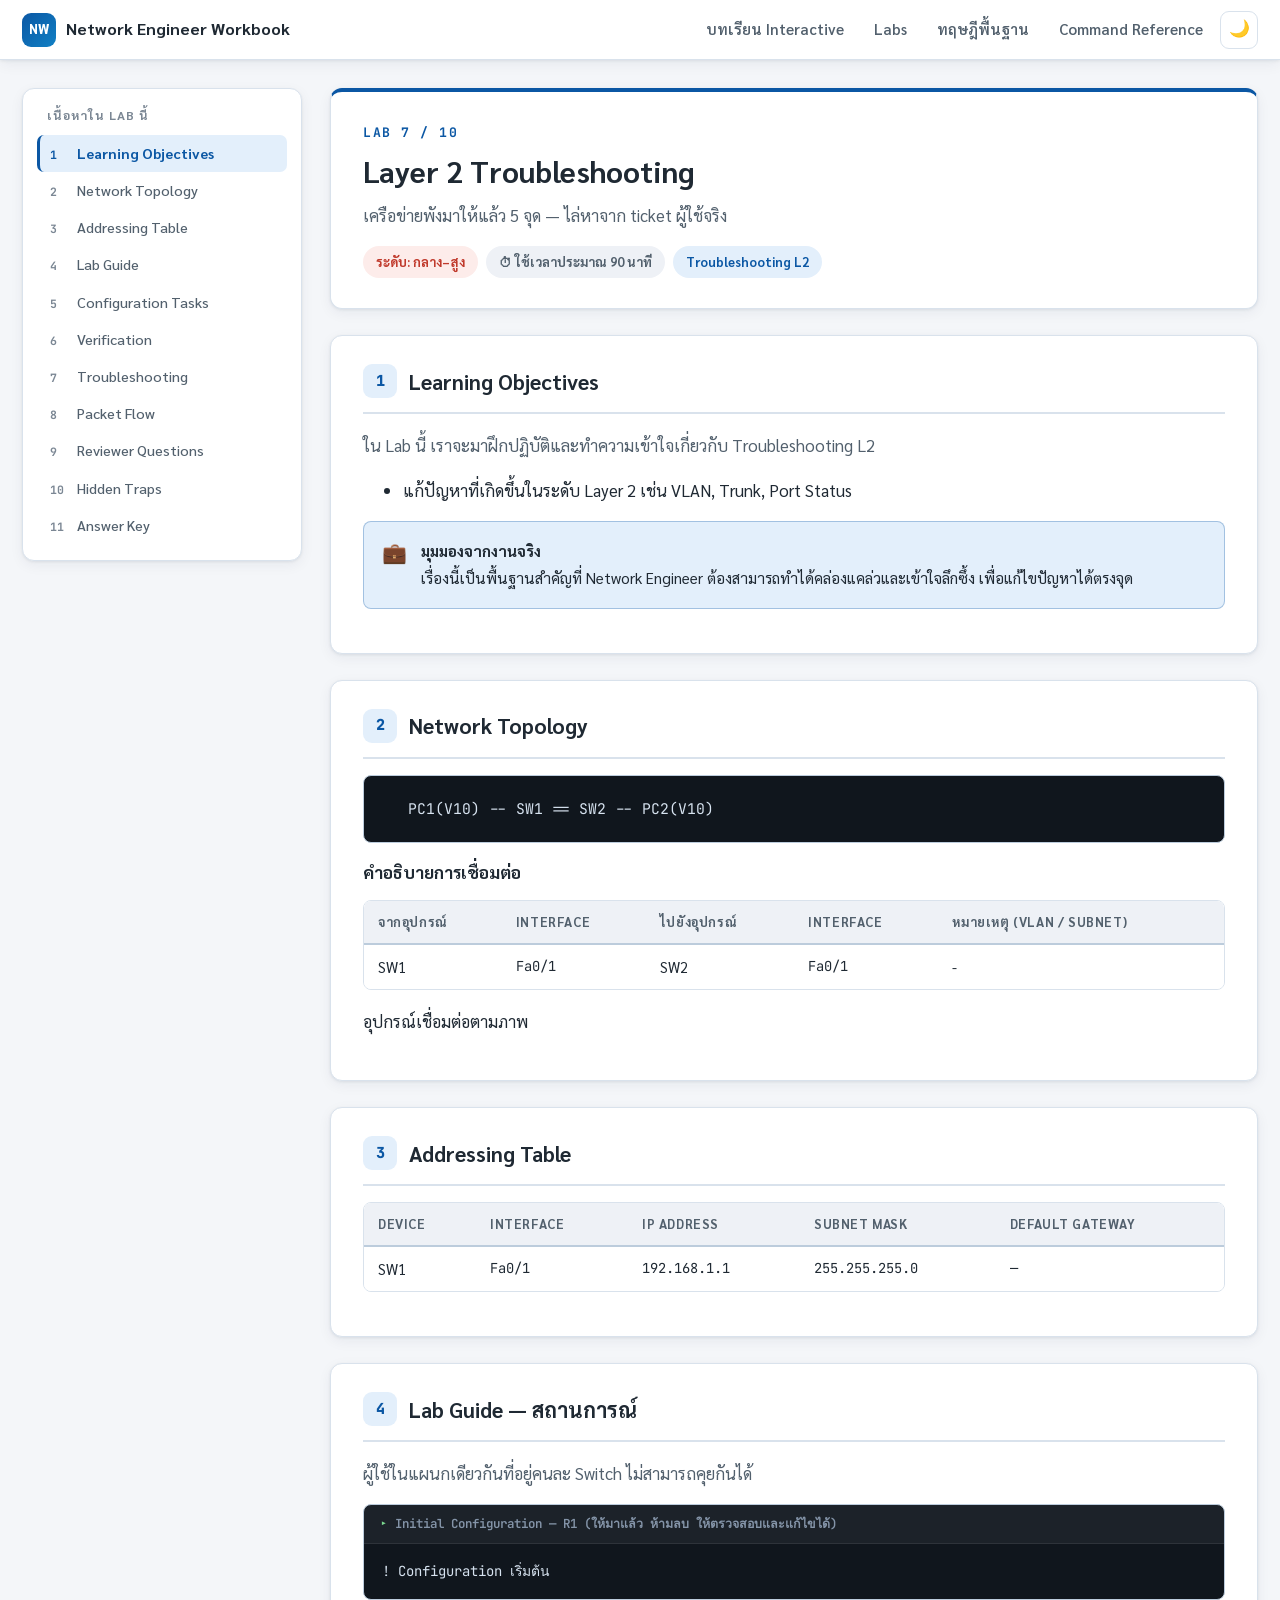
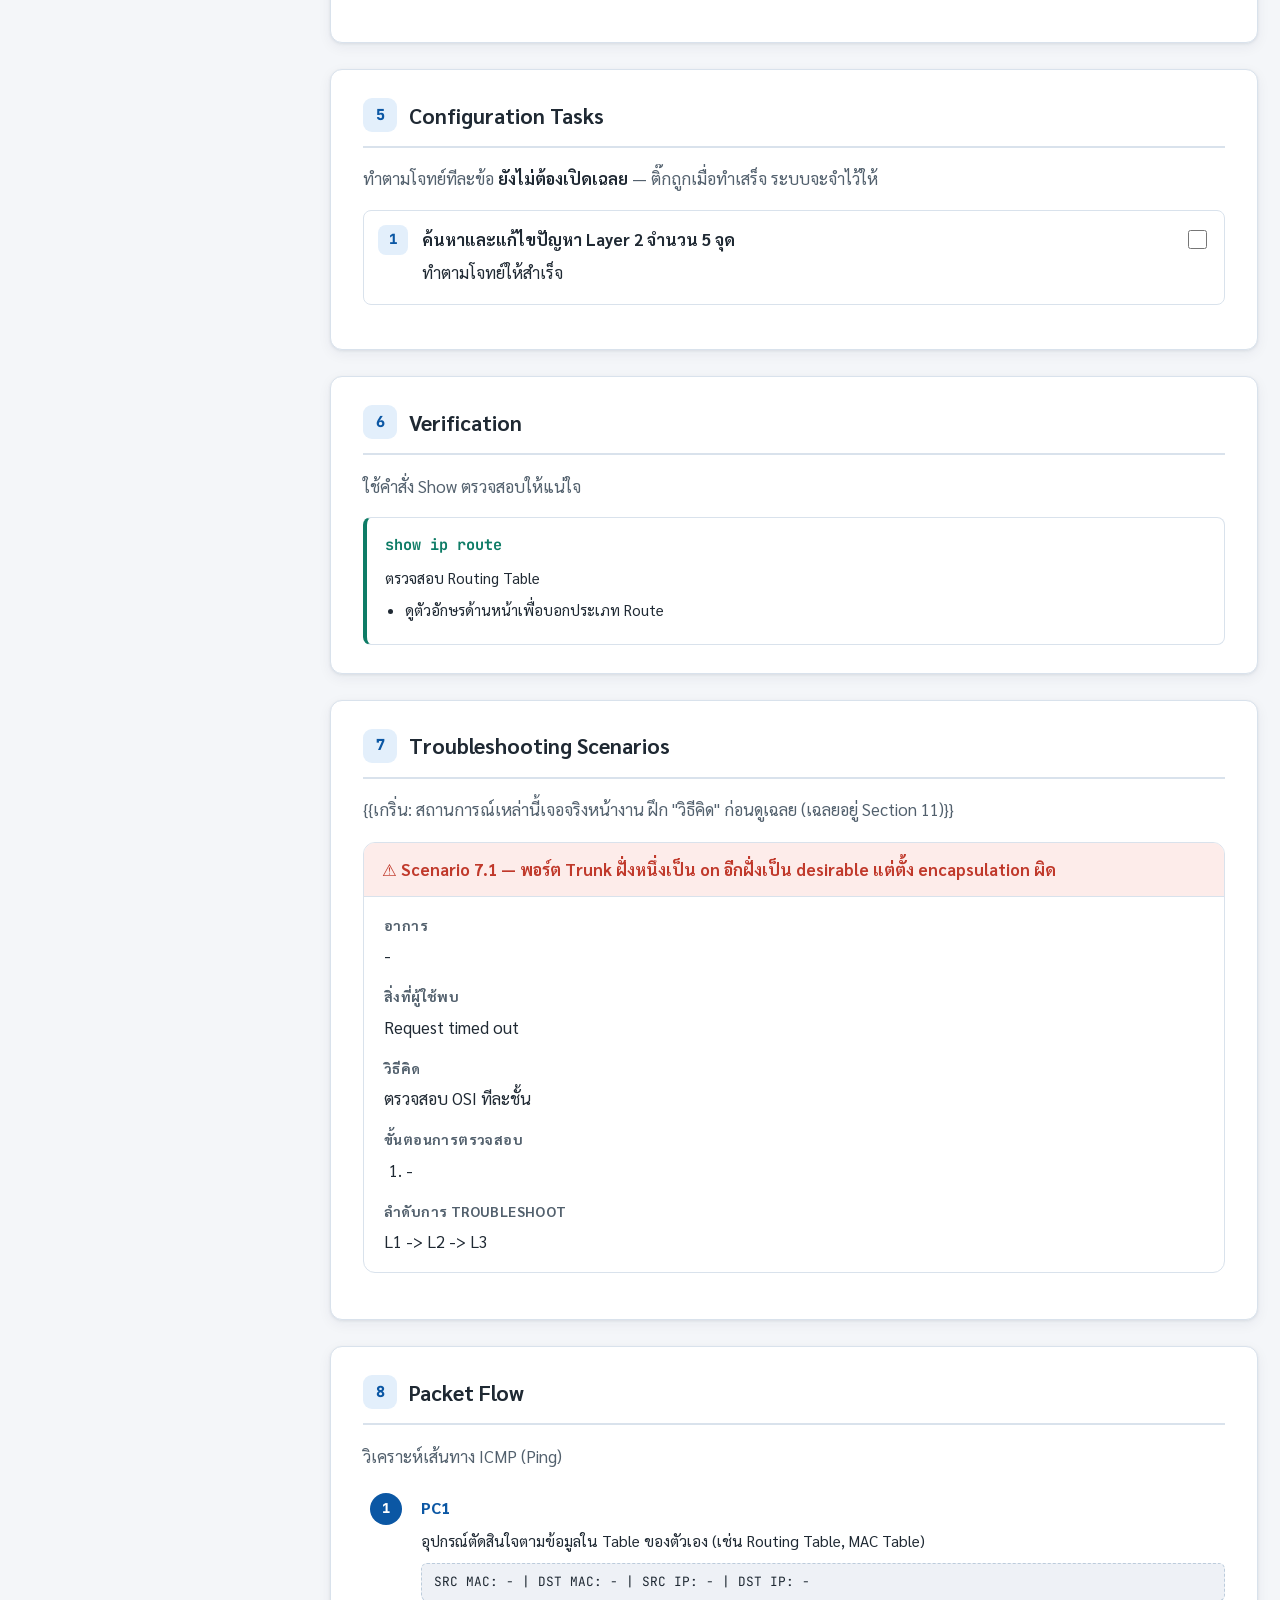
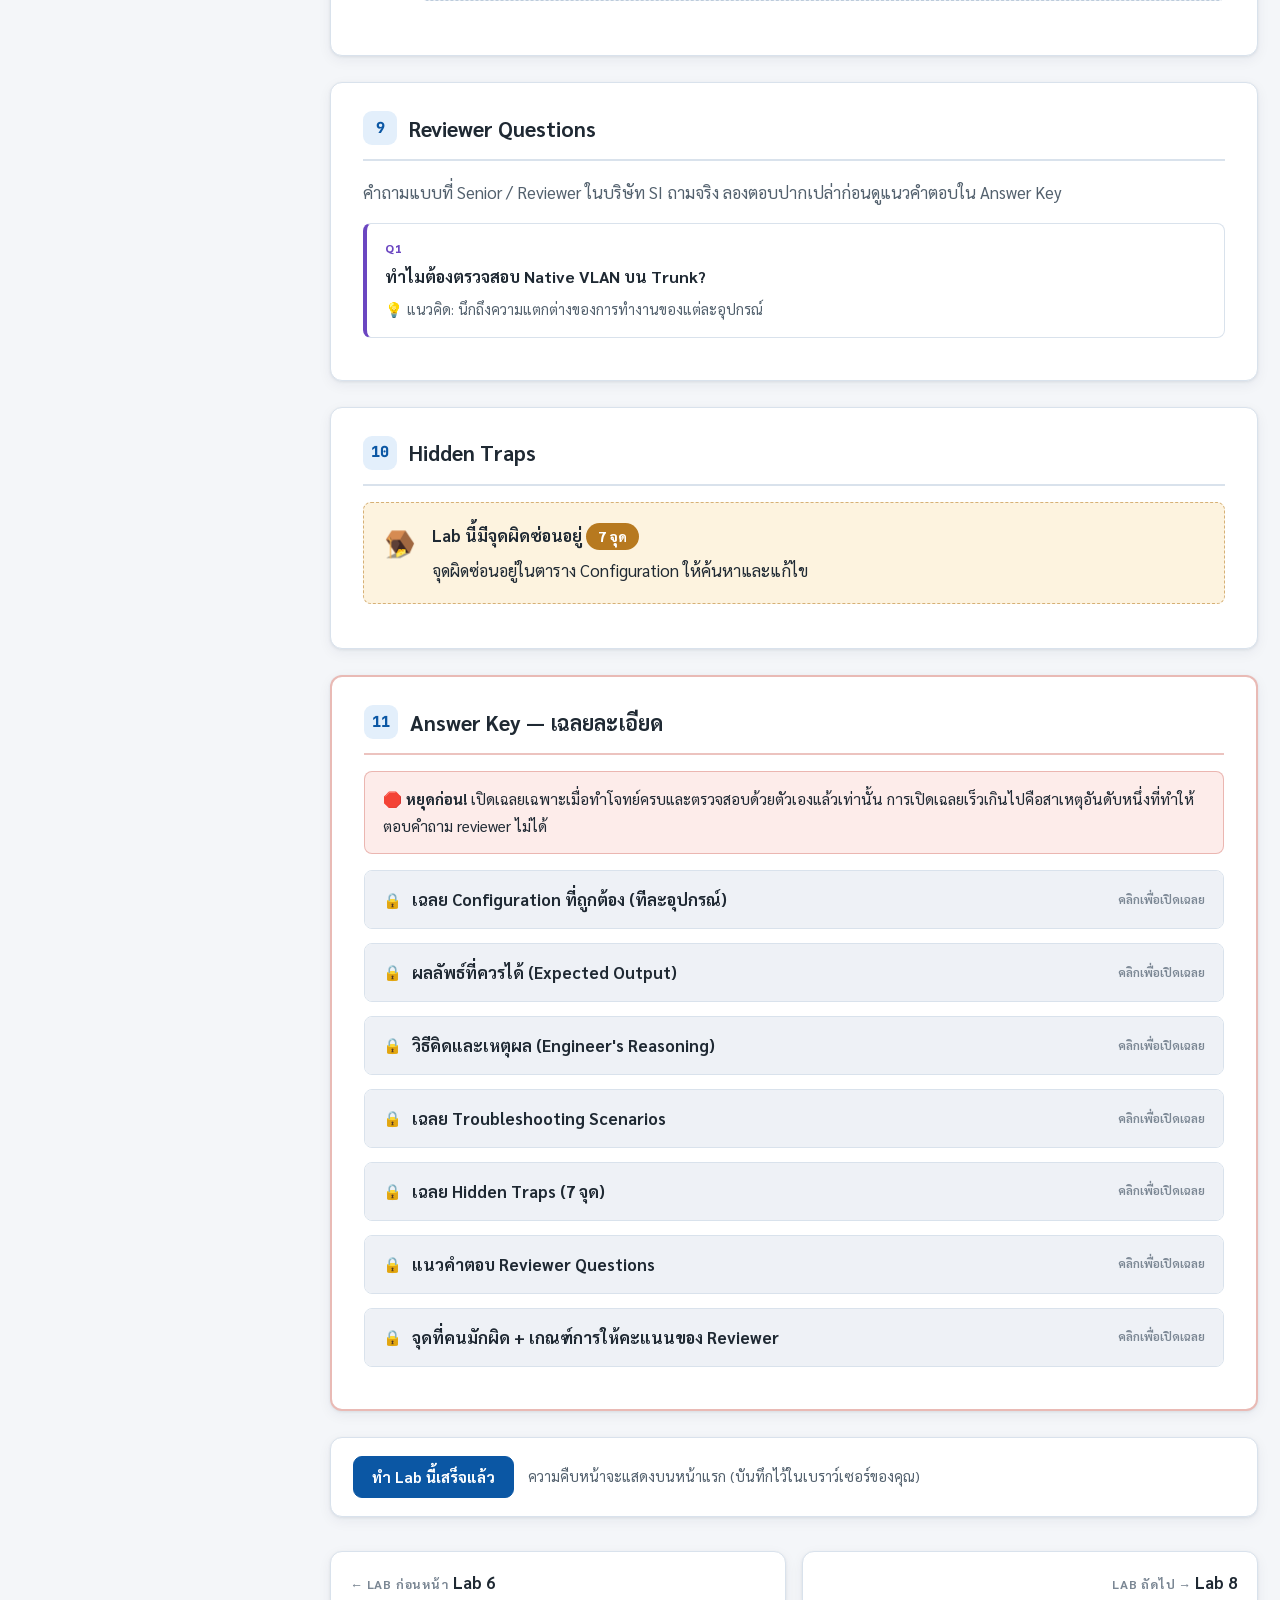
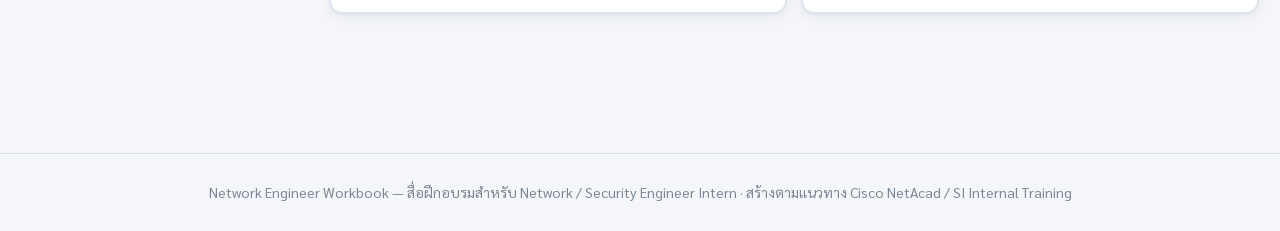
<file: labs/lab07.html>
<!DOCTYPE html>
<!-- ============================================================
     TEMPLATE for lab pages (labs/labXX.html).
     Content authors: keep ALL section ids, classes and order.
     Replace placeholder text marked with - with real Thai
     content. Cisco commands stay in English.
     ============================================================ -->
<html lang="th">
<head>
  <meta charset="UTF-8">
  <meta name="viewport" content="width=device-width, initial-scale=1.0">
  <title>Lab 7 — Layer 2 Troubleshooting | Network Engineer Workbook</title>
  <meta name="description" content="เครือข่ายพังมาให้แล้ว 5 จุด — ไล่หาจาก ticket ผู้ใช้จริง">
  <link rel="preconnect" href="https://fonts.googleapis.com">
  <link rel="preconnect" href="https://fonts.gstatic.com" crossorigin>
  <link href="https://fonts.googleapis.com/css2?family=Sarabun:wght@400;500;600;700;800&family=JetBrains+Mono:wght@400;700&display=swap" rel="stylesheet">
  <link rel="stylesheet" href="../assets/css/style.css">
  <link rel="icon" href="data:image/svg+xml,<svg xmlns=%22http://www.w3.org/2000/svg%22 viewBox=%220 0 100 100%22><text y=%22.9em%22 font-size=%2290%22>🌐</text></svg>">
</head>
<body data-page="lab07">

  <header class="topbar">
    <a class="brand" href="../index.html">
      <span class="brand-badge">NW</span>
      <span>Network Engineer Workbook</span>
    </a>
    <nav>
      <a href="../index.html">บทเรียน Interactive</a>
      <a href="../workbook.html">Labs</a>
      <a href="../fundamentals.html">ทฤษฎีพื้นฐาน</a>
      <a href="../commands.html">Command Reference</a>
      <button class="theme-toggle" type="button" aria-label="สลับโหมดสว่าง/มืด">🌙</button>
    </nav>
  </header>

  <div class="layout">
    <aside class="sidebar">
      <button class="btn toc-mobile-toggle" type="button">☰ สารบัญของ Lab นี้</button>
      <nav class="toc">
        <div class="toc-title">เนื้อหาใน Lab นี้</div>
        <a href="#objectives"><span class="toc-num">1</span> Learning Objectives</a>
        <a href="#topology"><span class="toc-num">2</span> Network Topology</a>
        <a href="#addressing"><span class="toc-num">3</span> Addressing Table</a>
        <a href="#scenario"><span class="toc-num">4</span> Lab Guide</a>
        <a href="#tasks"><span class="toc-num">5</span> Configuration Tasks</a>
        <a href="#verification"><span class="toc-num">6</span> Verification</a>
        <a href="#troubleshooting"><span class="toc-num">7</span> Troubleshooting</a>
        <a href="#packetflow"><span class="toc-num">8</span> Packet Flow</a>
        <a href="#reviewer"><span class="toc-num">9</span> Reviewer Questions</a>
        <a href="#traps"><span class="toc-num">10</span> Hidden Traps</a>
        <a href="#answerkey"><span class="toc-num">11</span> Answer Key</a>
      </nav>
    </aside>

    <main class="content">

      <header class="lab-header">
        <div class="lab-kicker">Lab 7 / 10</div>
        <h1>Layer 2 Troubleshooting</h1>
        <p class="lab-sub">เครือข่ายพังมาให้แล้ว 5 จุด — ไล่หาจาก ticket ผู้ใช้จริง</p>
        <div class="badges">
          <!-- level-hard | level-mid | level-hard | level-exam -->
          <span class="badge level-hard">ระดับ: กลาง–สูง</span>
          <span class="badge time">⏱ ใช้เวลาประมาณ 90 นาที</span>
          <span class="badge topic">Troubleshooting L2</span>
        </div>
      </header>

      <!-- ===== 1. Learning Objectives ===== -->
      <section id="objectives" class="section-card">
        <h2><span class="section-num">1</span> Learning Objectives</h2>
        <p class="section-intro">ใน Lab นี้ เราจะมาฝึกปฏิบัติและทำความเข้าใจเกี่ยวกับ Troubleshooting L2</p>
        <ul>
          <li>แก้ปัญหาที่เกิดขึ้นในระดับ Layer 2 เช่น VLAN, Trunk, Port Status</li>
        </ul>
        <!-- optional callout: ทำไมหัวข้อนี้สำคัญกับงานจริง -->
        <div class="callout info">
          <span class="co-icon">💼</span>
          <div class="co-body">
            <span class="co-title">มุมมองจากงานจริง</span>
            เรื่องนี้เป็นพื้นฐานสำคัญที่ Network Engineer ต้องสามารถทำได้คล่องแคล่วและเข้าใจลึกซึ้ง เพื่อแก้ไขปัญหาได้ตรงจุด
          </div>
        </div>
      </section>

      <!-- ===== 2. Network Topology ===== -->
      <section id="topology" class="section-card">
        <h2><span class="section-num">2</span> Network Topology</h2>
        <div class="topology-box">
<pre>
  PC1(V10) -- SW1 == SW2 -- PC2(V10)
</pre>
        </div>
        <h3>คำอธิบายการเชื่อมต่อ</h3>
        <div class="table-wrap">
          <table class="data">
            <thead>
              <tr><th>จากอุปกรณ์</th><th>Interface</th><th>ไปยังอุปกรณ์</th><th>Interface</th><th>หมายเหตุ (VLAN / Subnet)</th></tr>
            </thead>
            <tbody>
              <tr><td>SW1</td><td class="mono">Fa0/1</td><td>SW2</td><td class="mono">Fa0/1</td><td>-</td></tr>
            </tbody>
          </table>
        </div>
        <p>อุปกรณ์เชื่อมต่อตามภาพ</p>
      </section>

      <!-- ===== 3. Addressing Table ===== -->
      <section id="addressing" class="section-card">
        <h2><span class="section-num">3</span> Addressing Table</h2>
        <div class="table-wrap">
          <table class="data">
            <thead>
              <tr><th>Device</th><th>Interface</th><th>IP Address</th><th>Subnet Mask</th><th>Default Gateway</th></tr>
            </thead>
            <tbody>
              <tr><td>SW1</td><td class="mono">Fa0/1</td><td class="mono">192.168.1.1</td><td class="mono">255.255.255.0</td><td class="mono">—</td></tr>
            </tbody>
          </table>
        </div>
        <!-- ถ้า lab นี้มี trap ซ่อนในตาราง ให้คงไว้ ห้ามบอกใบ้ตรงนี้ -->
      </section>

      <!-- ===== 4. Lab Guide (สถานการณ์) ===== -->
      <section id="scenario" class="section-card">
        <h2><span class="section-num">4</span> Lab Guide — สถานการณ์</h2>
        <p>ผู้ใช้ในแผนกเดียวกันที่อยู่คนละ Switch ไม่สามารถคุยกันได้</p>
        <!-- ถ้ามี initial config ที่ให้มา (อาจมี trap ฝังอยู่) ใส่เป็น .cli block -->
        <div class="cli">
          <div class="cli-title">Initial Configuration — R1 (ให้มาแล้ว ห้ามลบ ให้ตรวจสอบและแก้ไขได้)</div>
<pre>! Configuration เริ่มต้น</pre>
        </div>
      </section>

      <!-- ===== 5. Configuration Tasks ===== -->
      <section id="tasks" class="section-card">
        <h2><span class="section-num">5</span> Configuration Tasks</h2>
        <p class="section-intro">ทำตามโจทย์ทีละข้อ <strong>ยังไม่ต้องเปิดเฉลย</strong> — ติ๊กถูกเมื่อทำเสร็จ ระบบจะจำไว้ให้</p>
        <ol class="task-list">
          <li>
            <input class="task-check" type="checkbox" data-task="t1" aria-label="ทำเสร็จแล้ว">
            <span class="task-title">ค้นหาและแก้ไขปัญหา Layer 2 จำนวน 5 จุด</span>
            <p>ทำตามโจทย์ให้สำเร็จ</p>
          </li>
        </ol>
      </section>

      <!-- ===== 6. Verification ===== -->
      <section id="verification" class="section-card">
        <h2><span class="section-num">6</span> Verification</h2>
        <p class="section-intro">ใช้คำสั่ง Show ตรวจสอบให้แน่ใจ</p>
        <div class="verify-grid">
          <div class="verify-card">
            <div class="vc-cmd">show ip route</div>
            <p>ตรวจสอบ Routing Table</p>
            <ul>
              <li>ดูตัวอักษรด้านหน้าเพื่อบอกประเภท Route</li>
            </ul>
          </div>
        </div>
      </section>

      <!-- ===== 7. Troubleshooting ===== -->
      <section id="troubleshooting" class="section-card">
        <h2><span class="section-num">7</span> Troubleshooting Scenarios</h2>
        <p class="section-intro">{{เกริ่น: สถานการณ์เหล่านี้เจอจริงหน้างาน ฝึก "วิธีคิด" ก่อนดูเฉลย (เฉลยอยู่ Section 11)}}</p>
        <div class="trouble-card">
          <div class="tc-head">⚠ Scenario 7.1 — พอร์ต Trunk ฝั่งหนึ่งเป็น on อีกฝั่งเป็น desirable แต่ตั้ง encapsulation ผิด</div>
          <div class="tc-body">
            <dl>
              <dt>อาการ</dt><dd>-</dd>
              <dt>สิ่งที่ผู้ใช้พบ</dt><dd>Request timed out</dd>
              <dt>วิธีคิด</dt><dd>ตรวจสอบ OSI ทีละชั้น</dd>
              <dt>ขั้นตอนการตรวจสอบ</dt><dd><ol><li>-</li></ol></dd>
              <dt>ลำดับการ Troubleshoot</dt><dd>L1 -> L2 -> L3</dd>
            </dl>
          </div>
        </div>
      </section>

      <!-- ===== 8. Packet Flow ===== -->
      <section id="packetflow" class="section-card">
        <h2><span class="section-num">8</span> Packet Flow</h2>
        <p class="section-intro">วิเคราะห์เส้นทาง ICMP (Ping)</p>
        <ol class="packet-flow">
          <li>
            <span class="pf-device">PC1</span>
            <p>อุปกรณ์ตัดสินใจตามข้อมูลใน Table ของตัวเอง (เช่น Routing Table, MAC Table)</p>
            <div class="pf-frame">SRC MAC: - | DST MAC: - | SRC IP: - | DST IP: -</div>
          </li>
        </ol>
        <!-- optional: callout สรุป insight สำคัญ เช่น MAC เปลี่ยนทุก hop แต่ IP ไม่เปลี่ยน -->
      </section>

      <!-- ===== 9. Reviewer Questions ===== -->
      <section id="reviewer" class="section-card">
        <h2><span class="section-num">9</span> Reviewer Questions</h2>
        <p class="section-intro">คำถามแบบที่ Senior / Reviewer ในบริษัท SI ถามจริง ลองตอบปากเปล่าก่อนดูแนวคำตอบใน Answer Key</p>
        <div class="reviewer-q">
          <div class="rq-label">Q1</div>
          <div class="rq-q">ทำไมต้องตรวจสอบ Native VLAN บน Trunk?</div>
          <div class="rq-hint">💡 แนวคิด: นึกถึงความแตกต่างของการทำงานของแต่ละอุปกรณ์</div>
        </div>
      </section>

      <!-- ===== 10. Hidden Traps ===== -->
      <section id="traps" class="section-card">
        <h2><span class="section-num">10</span> Hidden Traps</h2>
        <div class="trap-banner">
          <span class="tb-icon">🪤</span>
          <div>
            <p style="margin:0 0 6px;"><strong>Lab นี้มีจุดผิดซ่อนอยู่ <span class="trap-count">7 จุด</span></strong></p>
            <p style="margin:0;">จุดผิดซ่อนอยู่ในตาราง Configuration ให้ค้นหาและแก้ไข</p>
          </div>
        </div>
      </section>

      <!-- ===== 11. Answer Key ===== -->
      <section id="answerkey" class="section-card answer-zone">
        <h2><span class="section-num">11</span> Answer Key — เฉลยละเอียด</h2>
        <div class="answer-warning">
          🛑 <strong>หยุดก่อน!</strong> เปิดเฉลยเฉพาะเมื่อทำโจทย์ครบและตรวจสอบด้วยตัวเองแล้วเท่านั้น
          การเปิดเฉลยเร็วเกินไปคือสาเหตุอันดับหนึ่งที่ทำให้ตอบคำถาม reviewer ไม่ได้
        </div>

        <details class="answer">
          <summary>เฉลย Configuration ที่ถูกต้อง (ทีละอุปกรณ์)</summary>
          <div class="answer-body">
            <h4>SW1</h4>
            <div class="cli">
              <div class="cli-title">R1 — configuration</div>
<pre><span class="c">! ตัวอย่างเฉลย</span>
interface GigabitEthernet0/0
 ip address 192.168.1.1 255.255.255.0
 no shut</pre>
            </div>
            <p><strong>เหตุผล:</strong> เพื่อให้ตรงตาม Requirement</p>
          </div>
        </details>

        <details class="answer">
          <summary>ผลลัพธ์ที่ควรได้ (Expected Output)</summary>
          <div class="answer-body">
            <div class="cli">
              <div class="cli-title">R1# show ip route (ตัวอย่างผลลัพธ์)</div>
<pre>S 10.0.0.0/8 via 192.168.1.254</pre>
            </div>
            <p>เห็น Route ปลายทางครบถ้วน</p>
          </div>
        </details>

        <details class="answer">
          <summary>วิธีคิดและเหตุผล (Engineer's Reasoning)</summary>
          <div class="answer-body">
            การแก้ปัญหาต้องเริ่มจากล่างขึ้นบนเสมอ
          </div>
        </details>

        <details class="answer">
          <summary>เฉลย Troubleshooting Scenarios</summary>
          <div class="answer-body">
            <h4>Scenario 7.1 — ปัญหาตัวอย่าง</h4>
            เกิดจากการตั้งค่าผิด
          </div>
        </details>

        <details class="answer">
          <summary>เฉลย Hidden Traps (7 จุด)</summary>
          <div class="answer-body">
            <ol>
              <li><strong>Trap 1 — ตาราง Configuration:</strong> IP Address ไม่ตรงกัน</li>
            </ol>
          </div>
        </details>

        <details class="answer">
          <summary>แนวคำตอบ Reviewer Questions</summary>
          <div class="answer-body">
            <h4>Q1 — ทำไมต้องตรวจสอบ Native VLAN บน Trunk?</h4>
            <p>เข้าใจหลักการทำงานของอุปกรณ์ในแต่ละ Layer</p>
          </div>
        </details>

        <details class="answer">
          <summary>จุดที่คนมักผิด + เกณฑ์การให้คะแนนของ Reviewer</summary>
          <div class="answer-body">
            <h4>จุดที่คนมักผิด</h4>
            <ul><li>-</li></ul>
            <h4>เกณฑ์การให้คะแนน (เต็ม 100)</h4>
            <div class="table-wrap">
              <table class="data rubric">
                <thead><tr><th>หัวข้อประเมิน</th><th>สิ่งที่ Reviewer ดู</th><th>คะแนน</th></tr></thead>
                <tbody>
                  <tr><td>-</td><td>-</td><td>20</td></tr>
                </tbody>
              </table>
            </div>
          </div>
        </details>
      </section>

      <div class="complete-bar">
        <button class="btn primary" type="button" data-complete-btn>ทำ Lab นี้เสร็จแล้ว</button>
        <span style="color:var(--text-soft);font-size:0.9rem;">ความคืบหน้าจะแสดงบนหน้าแรก (บันทึกไว้ในเบราว์เซอร์ของคุณ)</span>
      </div>

      <nav class="lab-pager">
        <a class="prev" href="lab06.html">
          <span class="pager-label">← Lab ก่อนหน้า</span>
          <span class="pager-title">Lab 6</span>
        </a>
        <a class="next" href="lab08.html">
          <span class="pager-label">Lab ถัดไป →</span>
          <span class="pager-title">Lab 8</span>
        </a>
      </nav>

    </main>
  </div>

  <button class="back-top" type="button" aria-label="กลับขึ้นด้านบน">↑</button>

  <footer class="site-footer">
    Network Engineer Workbook — สื่อฝึกอบรมสำหรับ Network / Security Engineer Intern · สร้างตามแนวทาง Cisco NetAcad / SI Internal Training
  </footer>

  <script src="../assets/js/main.js"></script>
</body>
</html>
</file>
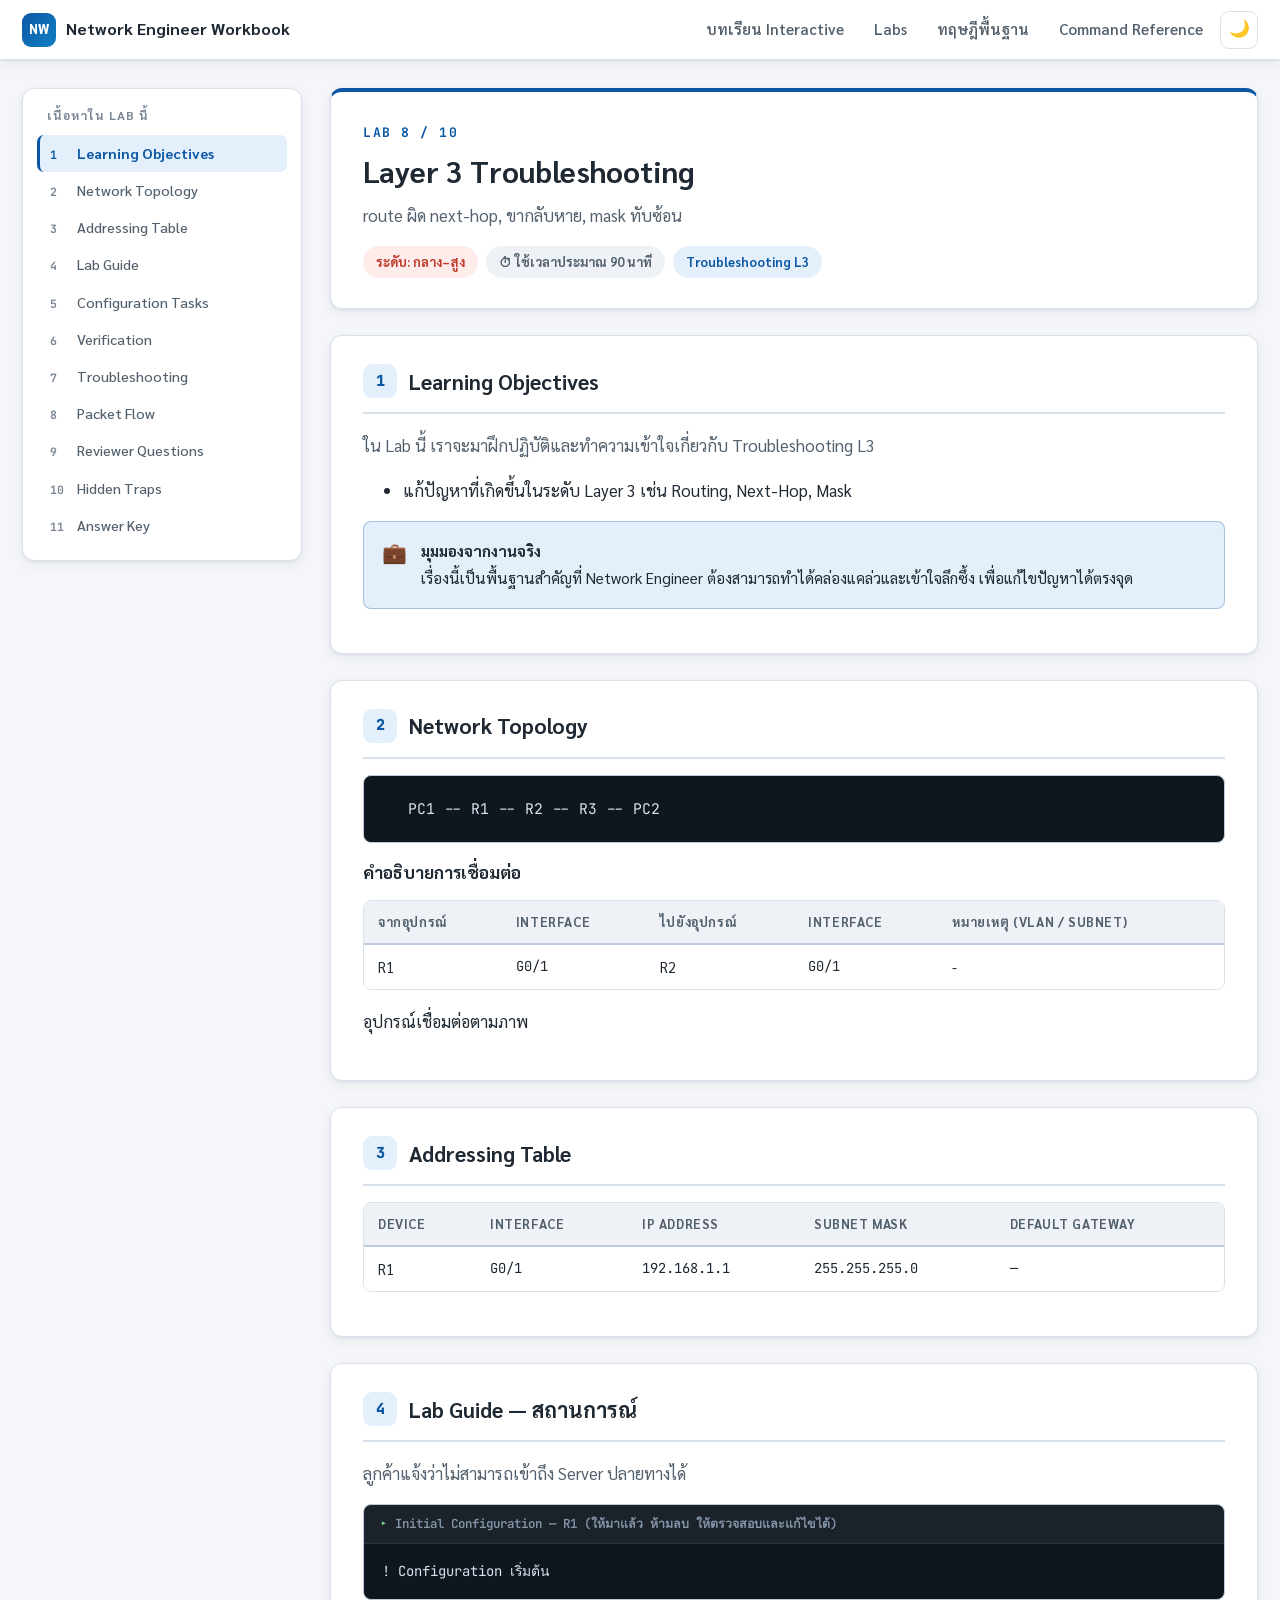
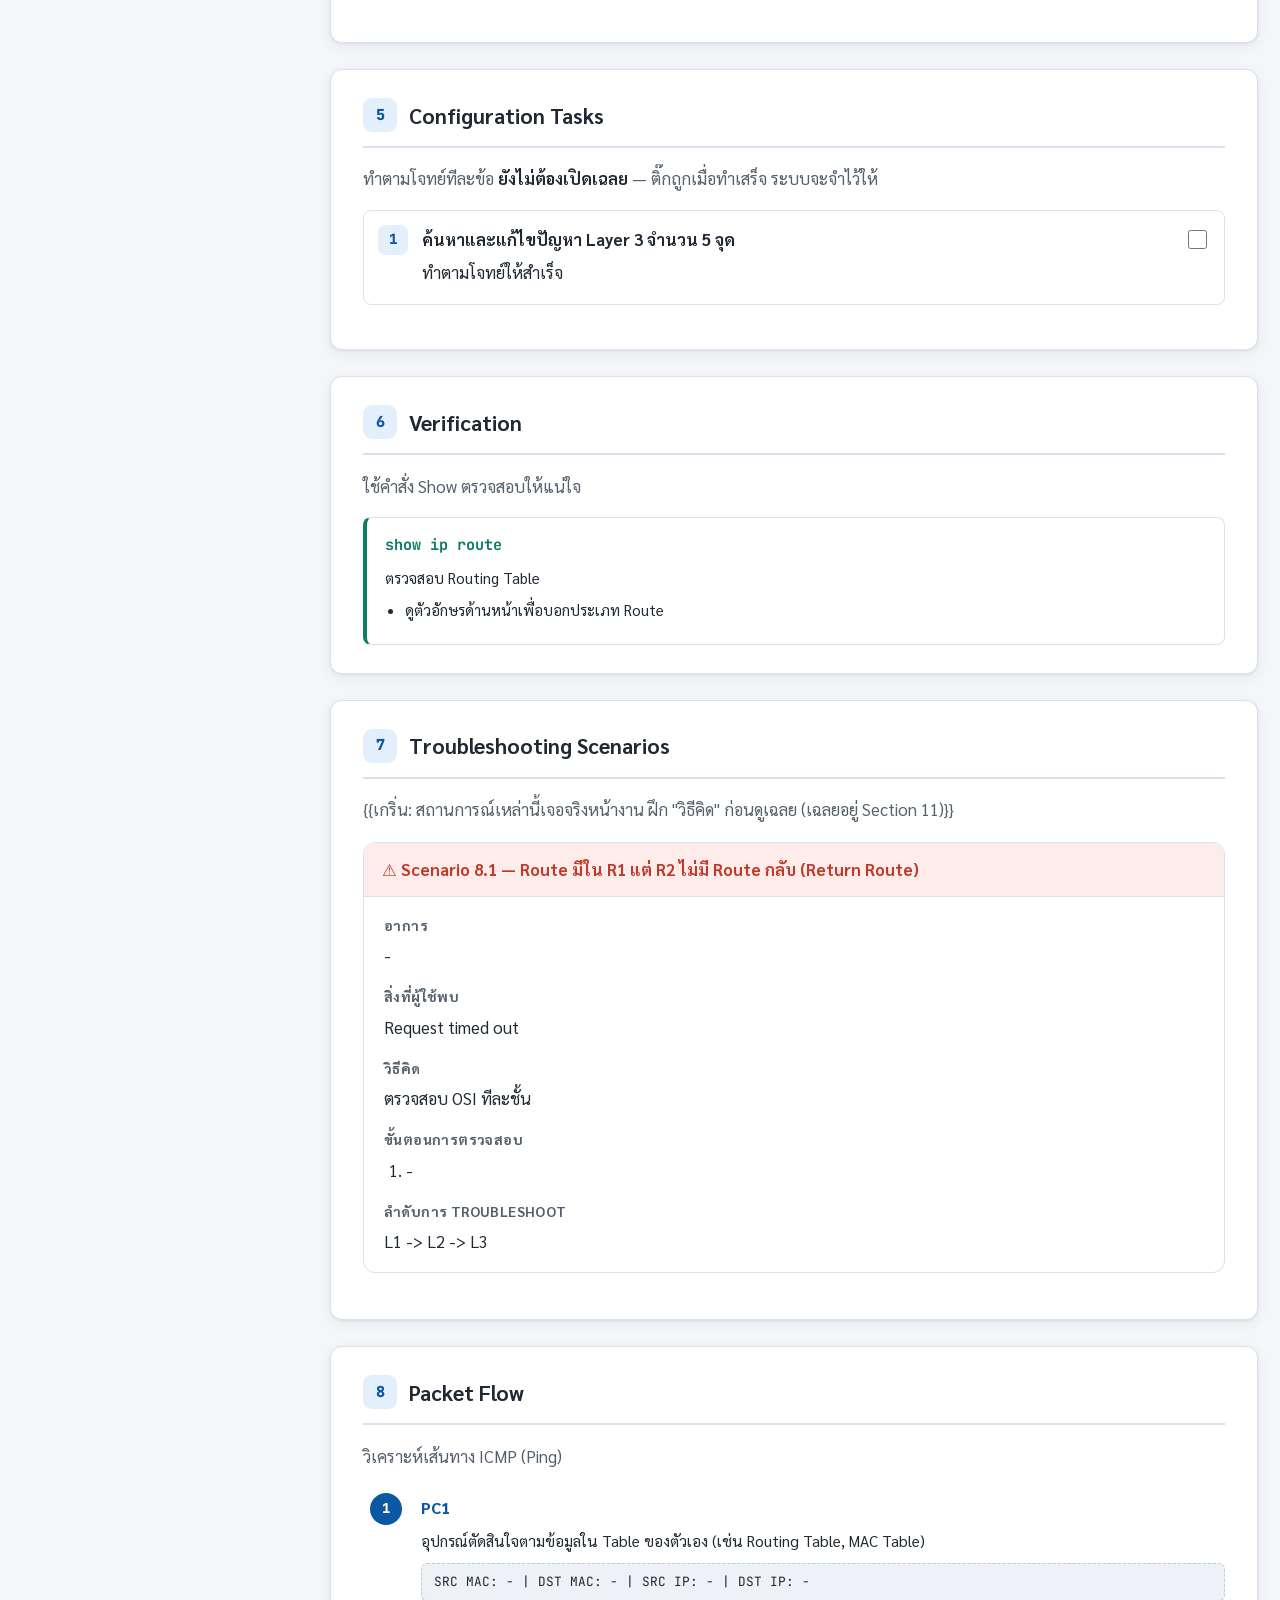
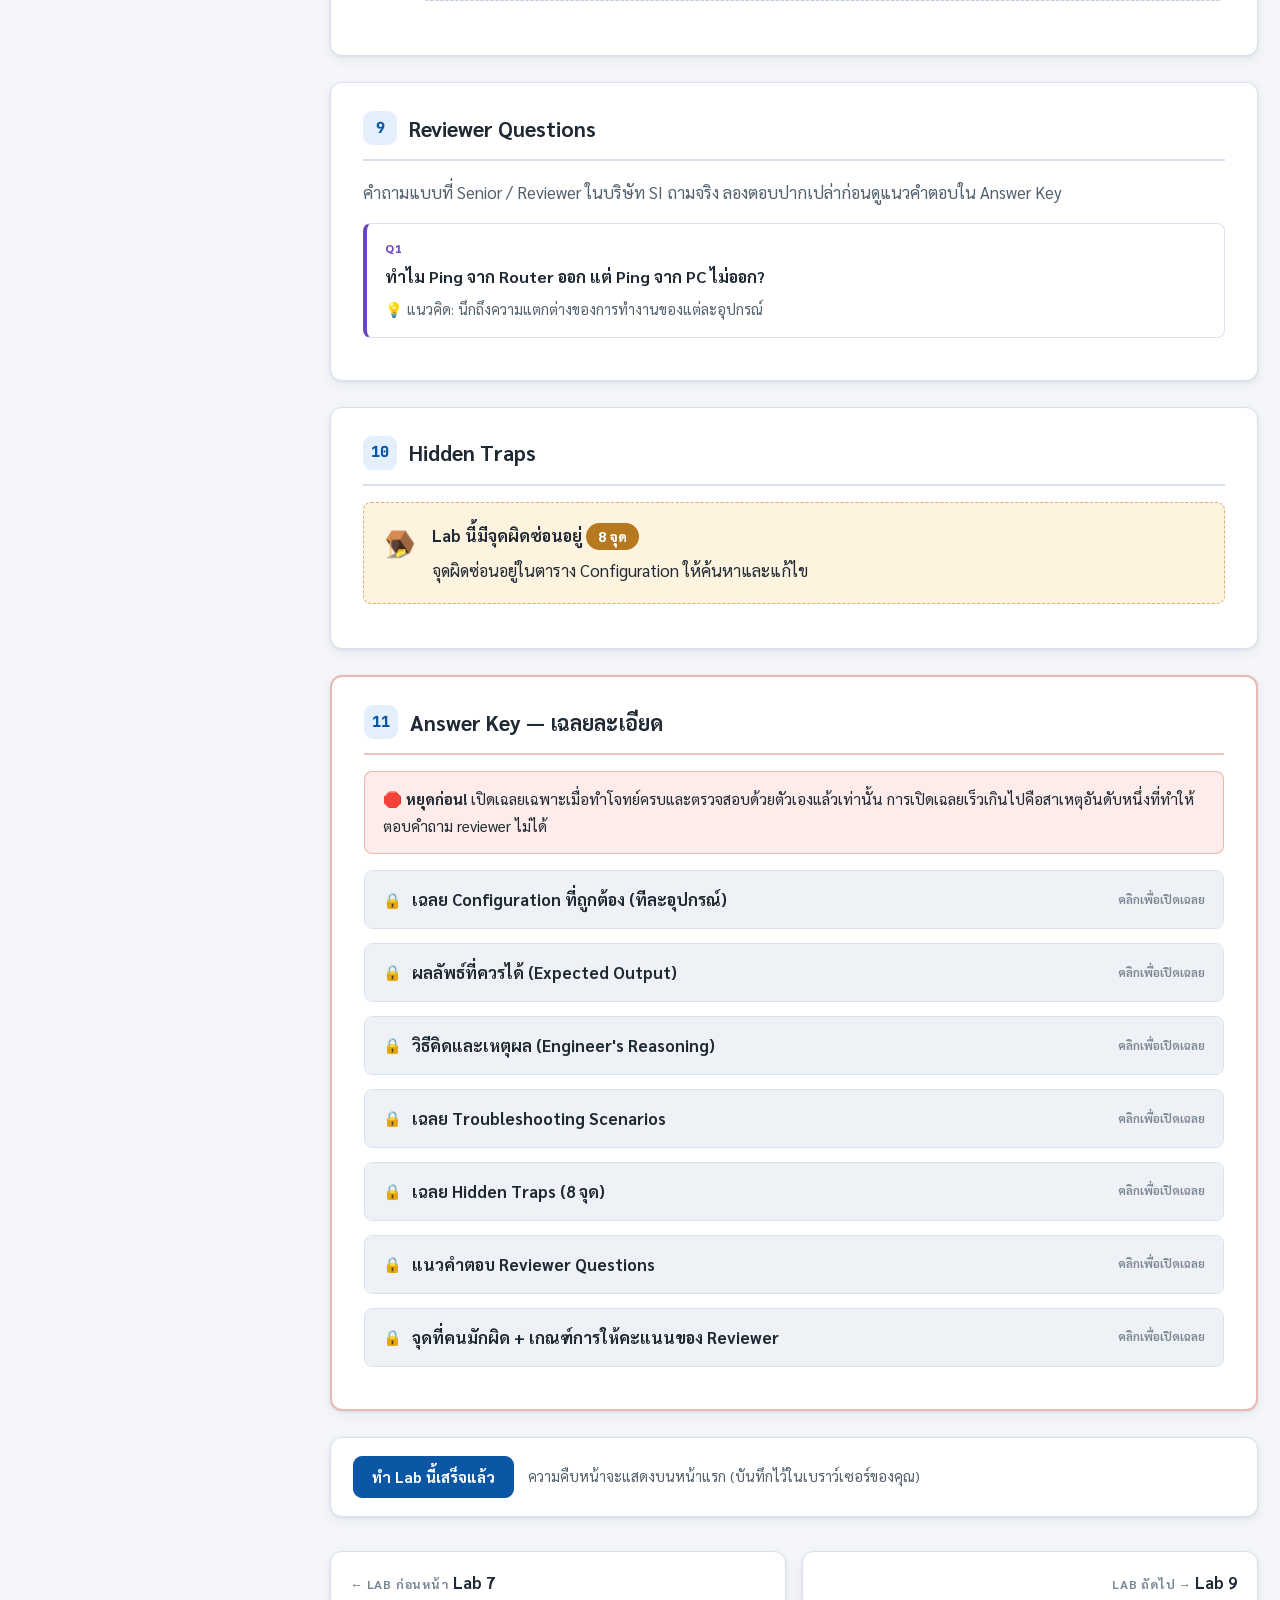
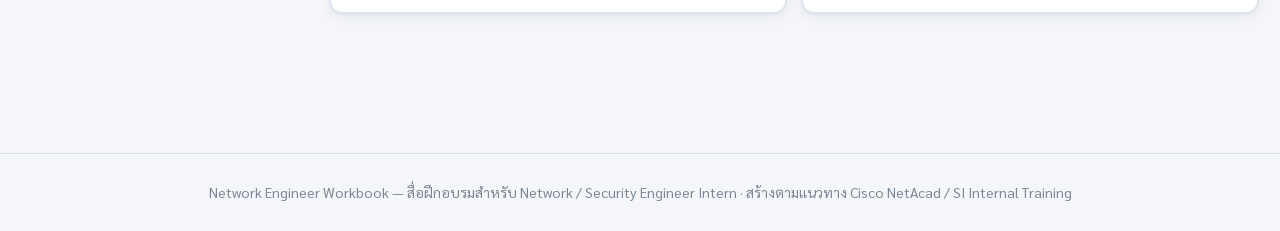
<file: labs/lab08.html>
<!DOCTYPE html>
<!-- ============================================================
     TEMPLATE for lab pages (labs/labXX.html).
     Content authors: keep ALL section ids, classes and order.
     Replace placeholder text marked with - with real Thai
     content. Cisco commands stay in English.
     ============================================================ -->
<html lang="th">
<head>
  <meta charset="UTF-8">
  <meta name="viewport" content="width=device-width, initial-scale=1.0">
  <title>Lab 8 — Layer 3 Troubleshooting | Network Engineer Workbook</title>
  <meta name="description" content="route ผิด next-hop, ขากลับหาย, mask ทับซ้อน">
  <link rel="preconnect" href="https://fonts.googleapis.com">
  <link rel="preconnect" href="https://fonts.gstatic.com" crossorigin>
  <link href="https://fonts.googleapis.com/css2?family=Sarabun:wght@400;500;600;700;800&family=JetBrains+Mono:wght@400;700&display=swap" rel="stylesheet">
  <link rel="stylesheet" href="../assets/css/style.css">
  <link rel="icon" href="data:image/svg+xml,<svg xmlns=%22http://www.w3.org/2000/svg%22 viewBox=%220 0 100 100%22><text y=%22.9em%22 font-size=%2290%22>🌐</text></svg>">
</head>
<body data-page="lab08">

  <header class="topbar">
    <a class="brand" href="../index.html">
      <span class="brand-badge">NW</span>
      <span>Network Engineer Workbook</span>
    </a>
    <nav>
      <a href="../index.html">บทเรียน Interactive</a>
      <a href="../workbook.html">Labs</a>
      <a href="../fundamentals.html">ทฤษฎีพื้นฐาน</a>
      <a href="../commands.html">Command Reference</a>
      <button class="theme-toggle" type="button" aria-label="สลับโหมดสว่าง/มืด">🌙</button>
    </nav>
  </header>

  <div class="layout">
    <aside class="sidebar">
      <button class="btn toc-mobile-toggle" type="button">☰ สารบัญของ Lab นี้</button>
      <nav class="toc">
        <div class="toc-title">เนื้อหาใน Lab นี้</div>
        <a href="#objectives"><span class="toc-num">1</span> Learning Objectives</a>
        <a href="#topology"><span class="toc-num">2</span> Network Topology</a>
        <a href="#addressing"><span class="toc-num">3</span> Addressing Table</a>
        <a href="#scenario"><span class="toc-num">4</span> Lab Guide</a>
        <a href="#tasks"><span class="toc-num">5</span> Configuration Tasks</a>
        <a href="#verification"><span class="toc-num">6</span> Verification</a>
        <a href="#troubleshooting"><span class="toc-num">7</span> Troubleshooting</a>
        <a href="#packetflow"><span class="toc-num">8</span> Packet Flow</a>
        <a href="#reviewer"><span class="toc-num">9</span> Reviewer Questions</a>
        <a href="#traps"><span class="toc-num">10</span> Hidden Traps</a>
        <a href="#answerkey"><span class="toc-num">11</span> Answer Key</a>
      </nav>
    </aside>

    <main class="content">

      <header class="lab-header">
        <div class="lab-kicker">Lab 8 / 10</div>
        <h1>Layer 3 Troubleshooting</h1>
        <p class="lab-sub">route ผิด next-hop, ขากลับหาย, mask ทับซ้อน</p>
        <div class="badges">
          <!-- level-hard | level-mid | level-hard | level-exam -->
          <span class="badge level-hard">ระดับ: กลาง–สูง</span>
          <span class="badge time">⏱ ใช้เวลาประมาณ 90 นาที</span>
          <span class="badge topic">Troubleshooting L3</span>
        </div>
      </header>

      <!-- ===== 1. Learning Objectives ===== -->
      <section id="objectives" class="section-card">
        <h2><span class="section-num">1</span> Learning Objectives</h2>
        <p class="section-intro">ใน Lab นี้ เราจะมาฝึกปฏิบัติและทำความเข้าใจเกี่ยวกับ Troubleshooting L3</p>
        <ul>
          <li>แก้ปัญหาที่เกิดขึ้นในระดับ Layer 3 เช่น Routing, Next-Hop, Mask</li>
        </ul>
        <!-- optional callout: ทำไมหัวข้อนี้สำคัญกับงานจริง -->
        <div class="callout info">
          <span class="co-icon">💼</span>
          <div class="co-body">
            <span class="co-title">มุมมองจากงานจริง</span>
            เรื่องนี้เป็นพื้นฐานสำคัญที่ Network Engineer ต้องสามารถทำได้คล่องแคล่วและเข้าใจลึกซึ้ง เพื่อแก้ไขปัญหาได้ตรงจุด
          </div>
        </div>
      </section>

      <!-- ===== 2. Network Topology ===== -->
      <section id="topology" class="section-card">
        <h2><span class="section-num">2</span> Network Topology</h2>
        <div class="topology-box">
<pre>
  PC1 -- R1 -- R2 -- R3 -- PC2
</pre>
        </div>
        <h3>คำอธิบายการเชื่อมต่อ</h3>
        <div class="table-wrap">
          <table class="data">
            <thead>
              <tr><th>จากอุปกรณ์</th><th>Interface</th><th>ไปยังอุปกรณ์</th><th>Interface</th><th>หมายเหตุ (VLAN / Subnet)</th></tr>
            </thead>
            <tbody>
              <tr><td>R1</td><td class="mono">G0/1</td><td>R2</td><td class="mono">G0/1</td><td>-</td></tr>
            </tbody>
          </table>
        </div>
        <p>อุปกรณ์เชื่อมต่อตามภาพ</p>
      </section>

      <!-- ===== 3. Addressing Table ===== -->
      <section id="addressing" class="section-card">
        <h2><span class="section-num">3</span> Addressing Table</h2>
        <div class="table-wrap">
          <table class="data">
            <thead>
              <tr><th>Device</th><th>Interface</th><th>IP Address</th><th>Subnet Mask</th><th>Default Gateway</th></tr>
            </thead>
            <tbody>
              <tr><td>R1</td><td class="mono">G0/1</td><td class="mono">192.168.1.1</td><td class="mono">255.255.255.0</td><td class="mono">—</td></tr>
            </tbody>
          </table>
        </div>
        <!-- ถ้า lab นี้มี trap ซ่อนในตาราง ให้คงไว้ ห้ามบอกใบ้ตรงนี้ -->
      </section>

      <!-- ===== 4. Lab Guide (สถานการณ์) ===== -->
      <section id="scenario" class="section-card">
        <h2><span class="section-num">4</span> Lab Guide — สถานการณ์</h2>
        <p>ลูกค้าแจ้งว่าไม่สามารถเข้าถึง Server ปลายทางได้</p>
        <!-- ถ้ามี initial config ที่ให้มา (อาจมี trap ฝังอยู่) ใส่เป็น .cli block -->
        <div class="cli">
          <div class="cli-title">Initial Configuration — R1 (ให้มาแล้ว ห้ามลบ ให้ตรวจสอบและแก้ไขได้)</div>
<pre>! Configuration เริ่มต้น</pre>
        </div>
      </section>

      <!-- ===== 5. Configuration Tasks ===== -->
      <section id="tasks" class="section-card">
        <h2><span class="section-num">5</span> Configuration Tasks</h2>
        <p class="section-intro">ทำตามโจทย์ทีละข้อ <strong>ยังไม่ต้องเปิดเฉลย</strong> — ติ๊กถูกเมื่อทำเสร็จ ระบบจะจำไว้ให้</p>
        <ol class="task-list">
          <li>
            <input class="task-check" type="checkbox" data-task="t1" aria-label="ทำเสร็จแล้ว">
            <span class="task-title">ค้นหาและแก้ไขปัญหา Layer 3 จำนวน 5 จุด</span>
            <p>ทำตามโจทย์ให้สำเร็จ</p>
          </li>
        </ol>
      </section>

      <!-- ===== 6. Verification ===== -->
      <section id="verification" class="section-card">
        <h2><span class="section-num">6</span> Verification</h2>
        <p class="section-intro">ใช้คำสั่ง Show ตรวจสอบให้แน่ใจ</p>
        <div class="verify-grid">
          <div class="verify-card">
            <div class="vc-cmd">show ip route</div>
            <p>ตรวจสอบ Routing Table</p>
            <ul>
              <li>ดูตัวอักษรด้านหน้าเพื่อบอกประเภท Route</li>
            </ul>
          </div>
        </div>
      </section>

      <!-- ===== 7. Troubleshooting ===== -->
      <section id="troubleshooting" class="section-card">
        <h2><span class="section-num">7</span> Troubleshooting Scenarios</h2>
        <p class="section-intro">{{เกริ่น: สถานการณ์เหล่านี้เจอจริงหน้างาน ฝึก "วิธีคิด" ก่อนดูเฉลย (เฉลยอยู่ Section 11)}}</p>
        <div class="trouble-card">
          <div class="tc-head">⚠ Scenario 8.1 — Route มีใน R1 แต่ R2 ไม่มี Route กลับ (Return Route)</div>
          <div class="tc-body">
            <dl>
              <dt>อาการ</dt><dd>-</dd>
              <dt>สิ่งที่ผู้ใช้พบ</dt><dd>Request timed out</dd>
              <dt>วิธีคิด</dt><dd>ตรวจสอบ OSI ทีละชั้น</dd>
              <dt>ขั้นตอนการตรวจสอบ</dt><dd><ol><li>-</li></ol></dd>
              <dt>ลำดับการ Troubleshoot</dt><dd>L1 -> L2 -> L3</dd>
            </dl>
          </div>
        </div>
      </section>

      <!-- ===== 8. Packet Flow ===== -->
      <section id="packetflow" class="section-card">
        <h2><span class="section-num">8</span> Packet Flow</h2>
        <p class="section-intro">วิเคราะห์เส้นทาง ICMP (Ping)</p>
        <ol class="packet-flow">
          <li>
            <span class="pf-device">PC1</span>
            <p>อุปกรณ์ตัดสินใจตามข้อมูลใน Table ของตัวเอง (เช่น Routing Table, MAC Table)</p>
            <div class="pf-frame">SRC MAC: - | DST MAC: - | SRC IP: - | DST IP: -</div>
          </li>
        </ol>
        <!-- optional: callout สรุป insight สำคัญ เช่น MAC เปลี่ยนทุก hop แต่ IP ไม่เปลี่ยน -->
      </section>

      <!-- ===== 9. Reviewer Questions ===== -->
      <section id="reviewer" class="section-card">
        <h2><span class="section-num">9</span> Reviewer Questions</h2>
        <p class="section-intro">คำถามแบบที่ Senior / Reviewer ในบริษัท SI ถามจริง ลองตอบปากเปล่าก่อนดูแนวคำตอบใน Answer Key</p>
        <div class="reviewer-q">
          <div class="rq-label">Q1</div>
          <div class="rq-q">ทำไม Ping จาก Router ออก แต่ Ping จาก PC ไม่ออก?</div>
          <div class="rq-hint">💡 แนวคิด: นึกถึงความแตกต่างของการทำงานของแต่ละอุปกรณ์</div>
        </div>
      </section>

      <!-- ===== 10. Hidden Traps ===== -->
      <section id="traps" class="section-card">
        <h2><span class="section-num">10</span> Hidden Traps</h2>
        <div class="trap-banner">
          <span class="tb-icon">🪤</span>
          <div>
            <p style="margin:0 0 6px;"><strong>Lab นี้มีจุดผิดซ่อนอยู่ <span class="trap-count">8 จุด</span></strong></p>
            <p style="margin:0;">จุดผิดซ่อนอยู่ในตาราง Configuration ให้ค้นหาและแก้ไข</p>
          </div>
        </div>
      </section>

      <!-- ===== 11. Answer Key ===== -->
      <section id="answerkey" class="section-card answer-zone">
        <h2><span class="section-num">11</span> Answer Key — เฉลยละเอียด</h2>
        <div class="answer-warning">
          🛑 <strong>หยุดก่อน!</strong> เปิดเฉลยเฉพาะเมื่อทำโจทย์ครบและตรวจสอบด้วยตัวเองแล้วเท่านั้น
          การเปิดเฉลยเร็วเกินไปคือสาเหตุอันดับหนึ่งที่ทำให้ตอบคำถาม reviewer ไม่ได้
        </div>

        <details class="answer">
          <summary>เฉลย Configuration ที่ถูกต้อง (ทีละอุปกรณ์)</summary>
          <div class="answer-body">
            <h4>R1</h4>
            <div class="cli">
              <div class="cli-title">R1 — configuration</div>
<pre><span class="c">! ตัวอย่างเฉลย</span>
interface GigabitEthernet0/0
 ip address 192.168.1.1 255.255.255.0
 no shut</pre>
            </div>
            <p><strong>เหตุผล:</strong> เพื่อให้ตรงตาม Requirement</p>
          </div>
        </details>

        <details class="answer">
          <summary>ผลลัพธ์ที่ควรได้ (Expected Output)</summary>
          <div class="answer-body">
            <div class="cli">
              <div class="cli-title">R1# show ip route (ตัวอย่างผลลัพธ์)</div>
<pre>S 10.0.0.0/8 via 192.168.1.254</pre>
            </div>
            <p>เห็น Route ปลายทางครบถ้วน</p>
          </div>
        </details>

        <details class="answer">
          <summary>วิธีคิดและเหตุผล (Engineer's Reasoning)</summary>
          <div class="answer-body">
            การแก้ปัญหาต้องเริ่มจากล่างขึ้นบนเสมอ
          </div>
        </details>

        <details class="answer">
          <summary>เฉลย Troubleshooting Scenarios</summary>
          <div class="answer-body">
            <h4>Scenario 7.1 — ปัญหาตัวอย่าง</h4>
            เกิดจากการตั้งค่าผิด
          </div>
        </details>

        <details class="answer">
          <summary>เฉลย Hidden Traps (8 จุด)</summary>
          <div class="answer-body">
            <ol>
              <li><strong>Trap 1 — ตาราง Configuration:</strong> IP Address ไม่ตรงกัน</li>
            </ol>
          </div>
        </details>

        <details class="answer">
          <summary>แนวคำตอบ Reviewer Questions</summary>
          <div class="answer-body">
            <h4>Q1 — ทำไม Ping จาก Router ออก แต่ Ping จาก PC ไม่ออก?</h4>
            <p>เข้าใจหลักการทำงานของอุปกรณ์ในแต่ละ Layer</p>
          </div>
        </details>

        <details class="answer">
          <summary>จุดที่คนมักผิด + เกณฑ์การให้คะแนนของ Reviewer</summary>
          <div class="answer-body">
            <h4>จุดที่คนมักผิด</h4>
            <ul><li>-</li></ul>
            <h4>เกณฑ์การให้คะแนน (เต็ม 100)</h4>
            <div class="table-wrap">
              <table class="data rubric">
                <thead><tr><th>หัวข้อประเมิน</th><th>สิ่งที่ Reviewer ดู</th><th>คะแนน</th></tr></thead>
                <tbody>
                  <tr><td>-</td><td>-</td><td>20</td></tr>
                </tbody>
              </table>
            </div>
          </div>
        </details>
      </section>

      <div class="complete-bar">
        <button class="btn primary" type="button" data-complete-btn>ทำ Lab นี้เสร็จแล้ว</button>
        <span style="color:var(--text-soft);font-size:0.9rem;">ความคืบหน้าจะแสดงบนหน้าแรก (บันทึกไว้ในเบราว์เซอร์ของคุณ)</span>
      </div>

      <nav class="lab-pager">
        <a class="prev" href="lab07.html">
          <span class="pager-label">← Lab ก่อนหน้า</span>
          <span class="pager-title">Lab 7</span>
        </a>
        <a class="next" href="lab09.html">
          <span class="pager-label">Lab ถัดไป →</span>
          <span class="pager-title">Lab 9</span>
        </a>
      </nav>

    </main>
  </div>

  <button class="back-top" type="button" aria-label="กลับขึ้นด้านบน">↑</button>

  <footer class="site-footer">
    Network Engineer Workbook — สื่อฝึกอบรมสำหรับ Network / Security Engineer Intern · สร้างตามแนวทาง Cisco NetAcad / SI Internal Training
  </footer>

  <script src="../assets/js/main.js"></script>
</body>
</html>
</file>
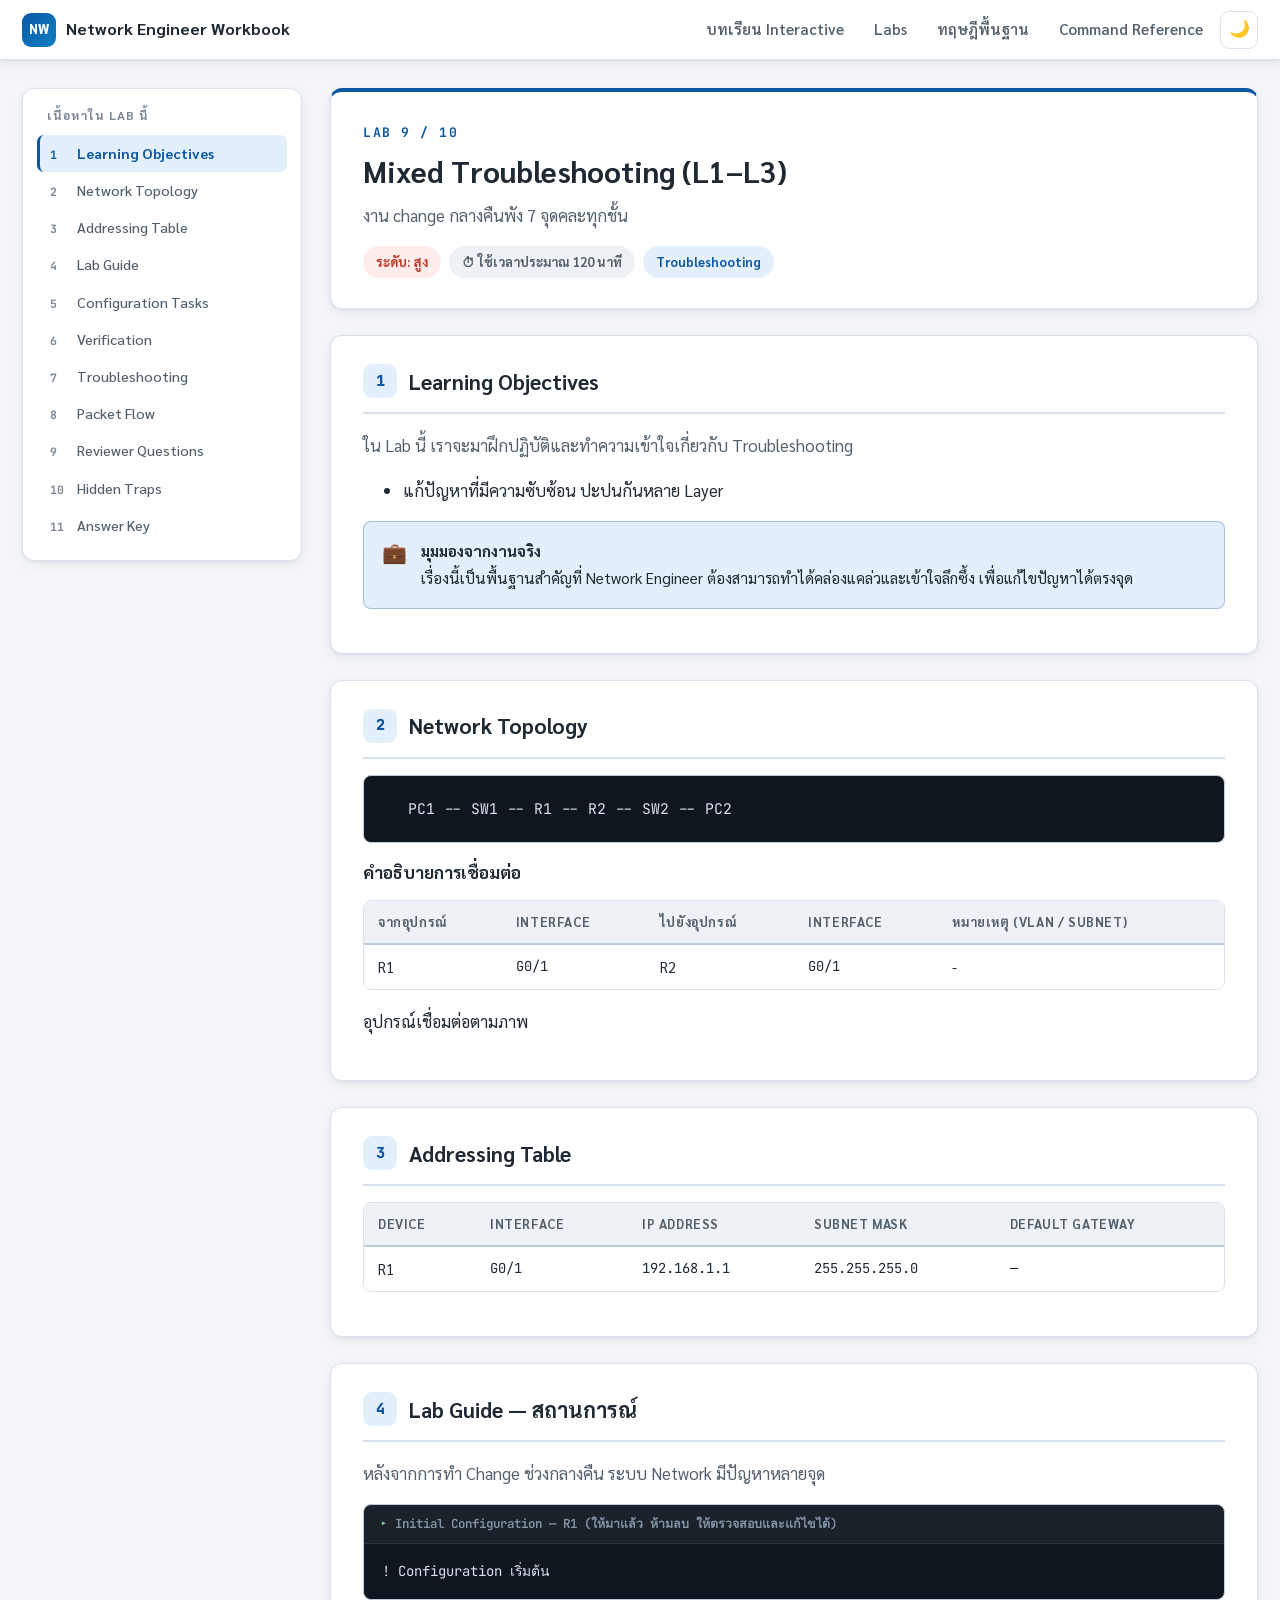
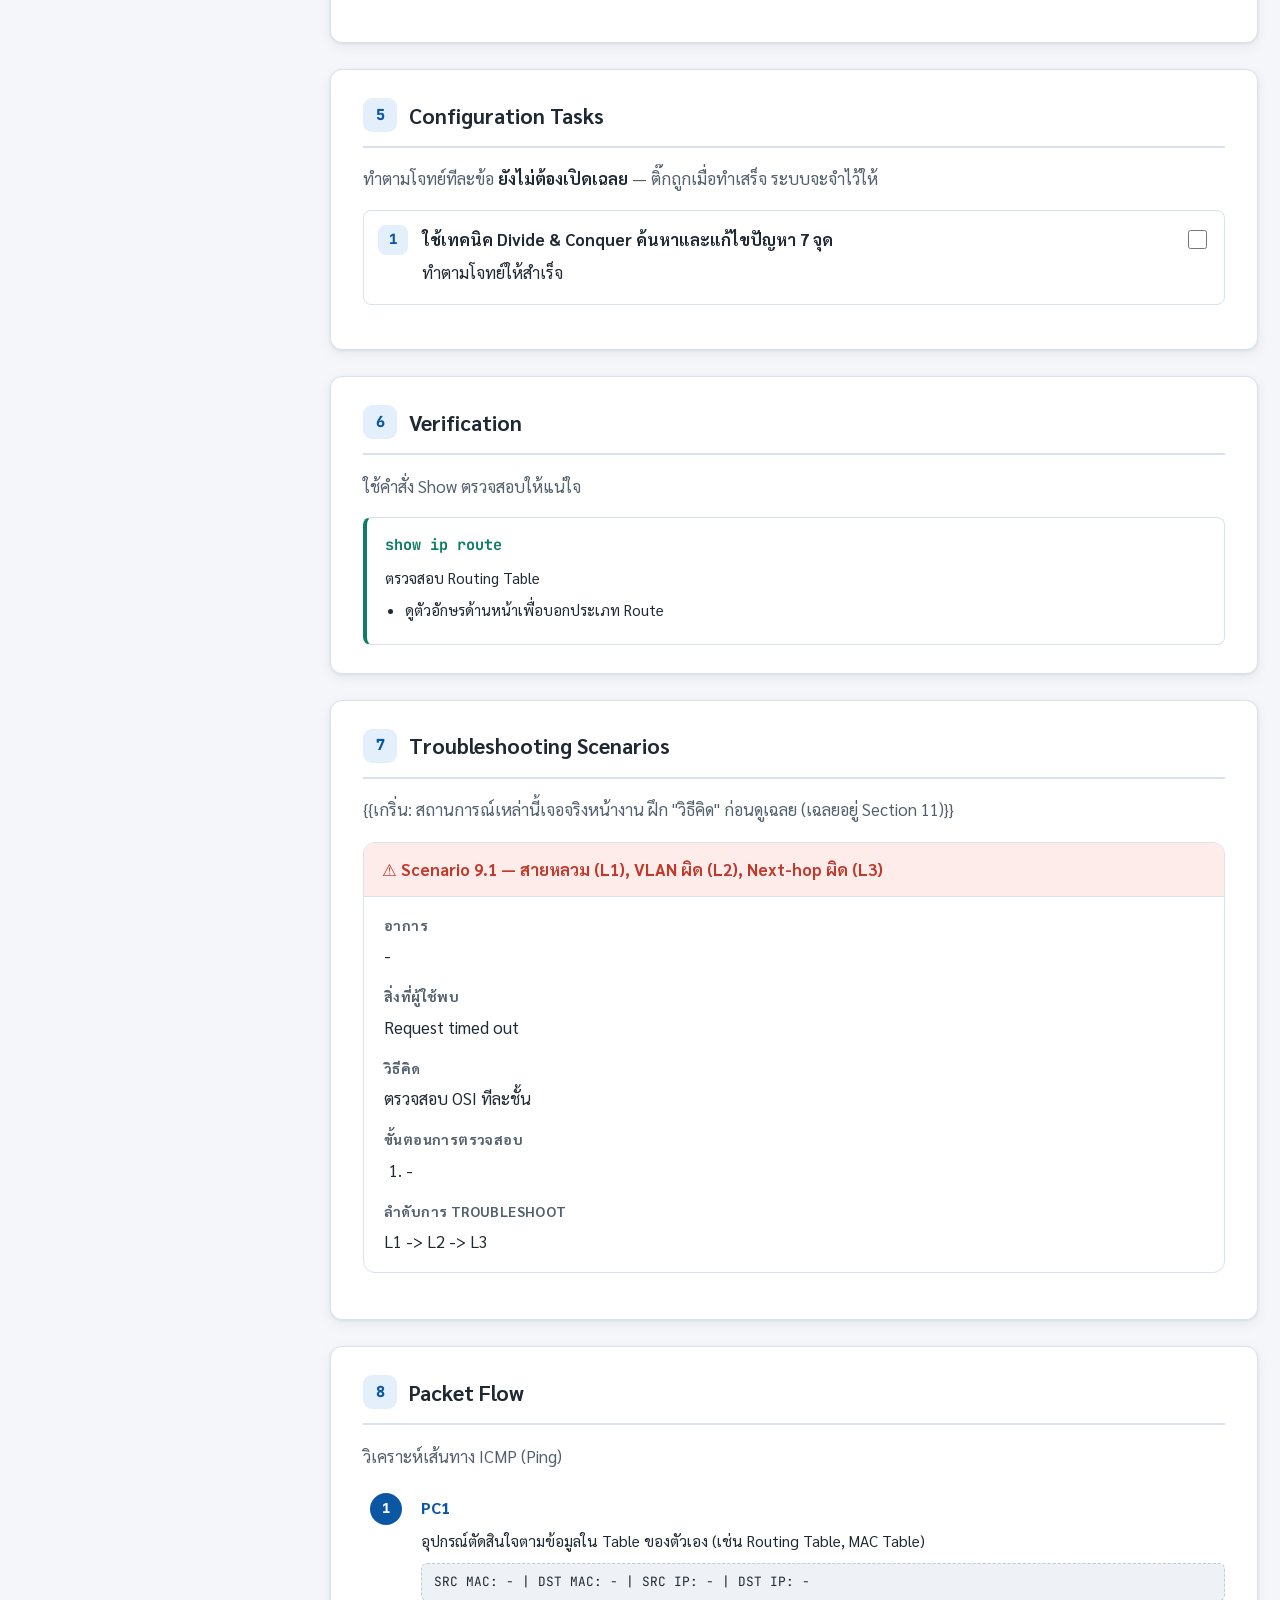
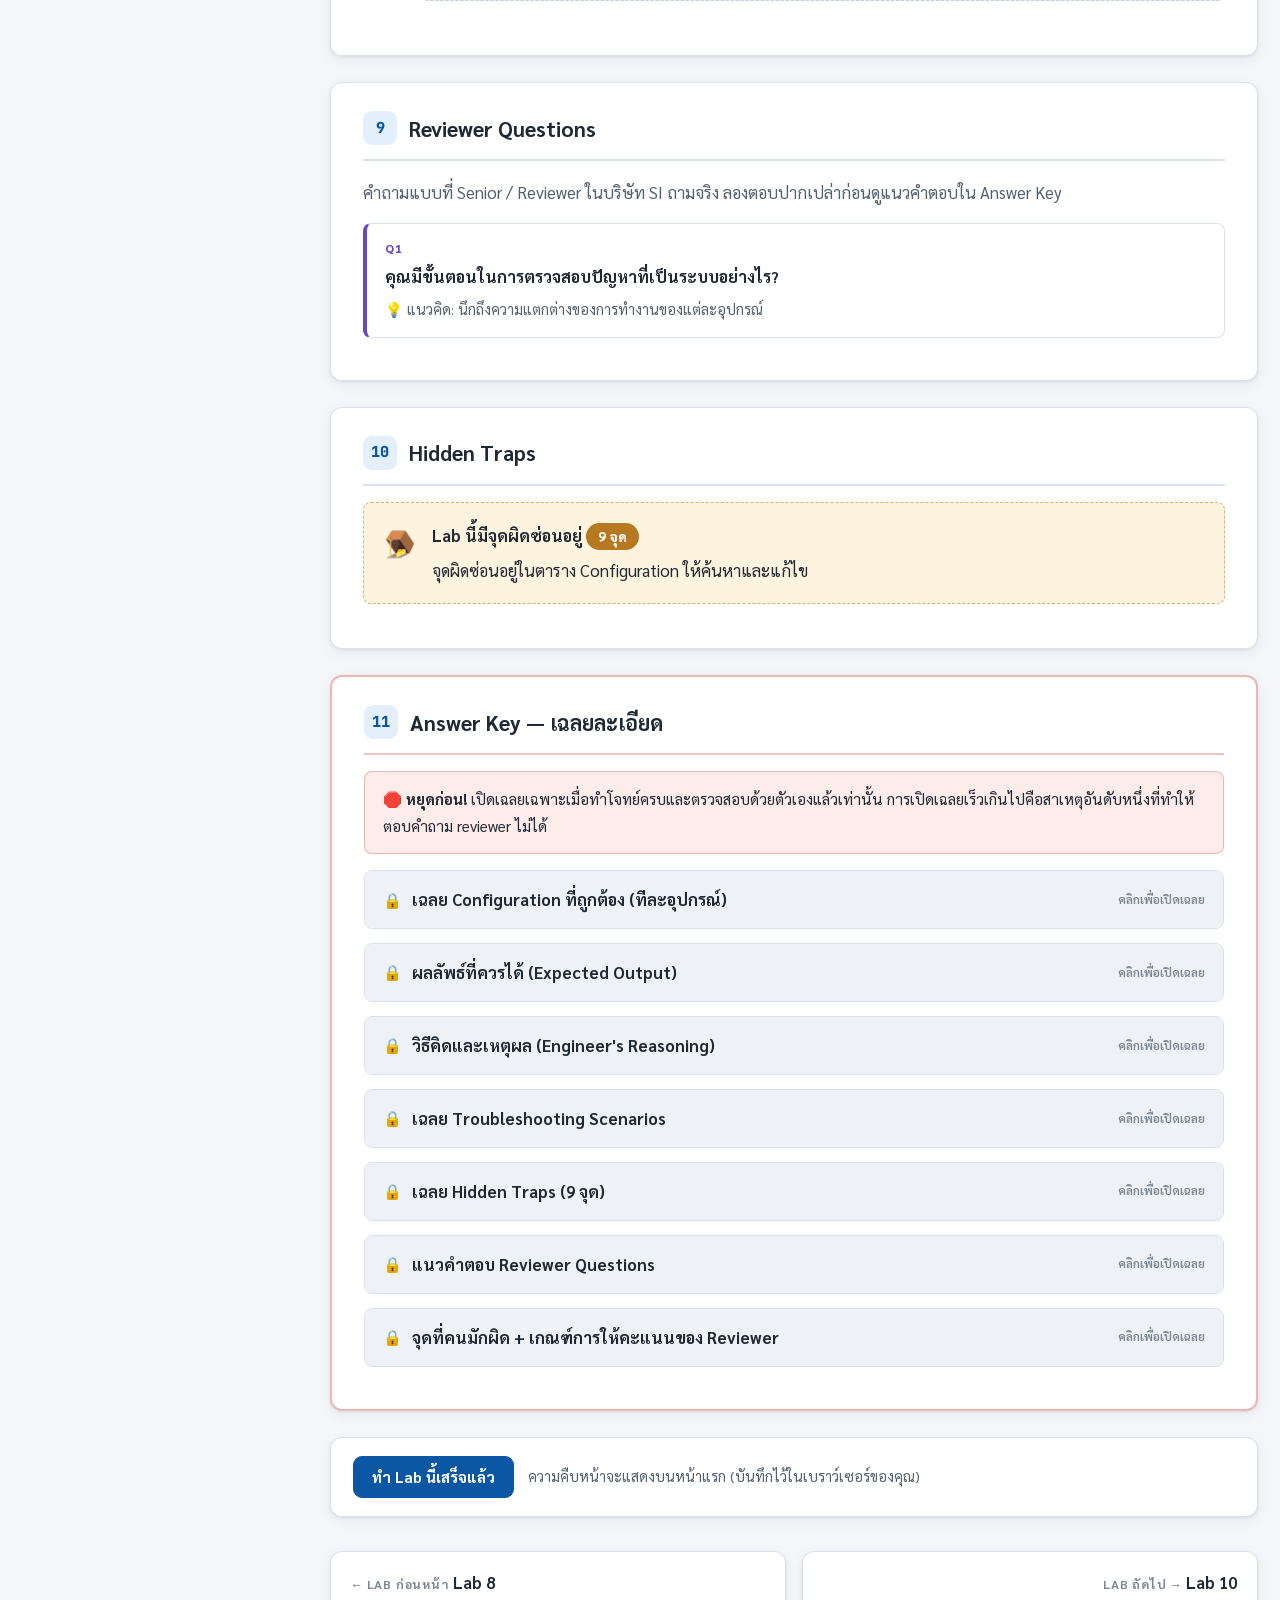
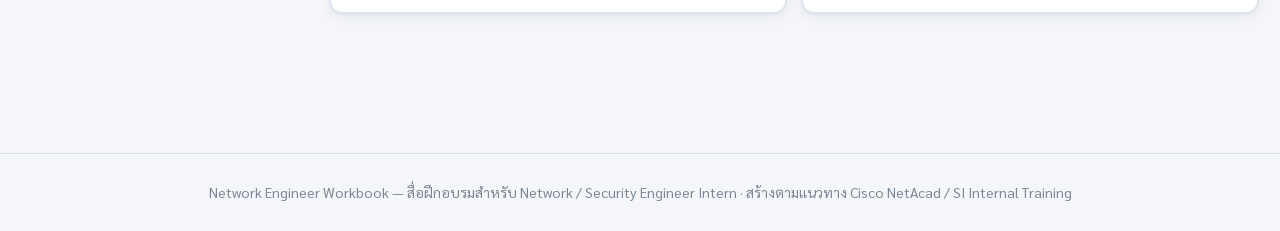
<file: labs/lab09.html>
<!DOCTYPE html>
<!-- ============================================================
     TEMPLATE for lab pages (labs/labXX.html).
     Content authors: keep ALL section ids, classes and order.
     Replace placeholder text marked with - with real Thai
     content. Cisco commands stay in English.
     ============================================================ -->
<html lang="th">
<head>
  <meta charset="UTF-8">
  <meta name="viewport" content="width=device-width, initial-scale=1.0">
  <title>Lab 9 — Mixed Troubleshooting (L1–L3) | Network Engineer Workbook</title>
  <meta name="description" content="งาน change กลางคืนพัง 7 จุดคละทุกชั้น">
  <link rel="preconnect" href="https://fonts.googleapis.com">
  <link rel="preconnect" href="https://fonts.gstatic.com" crossorigin>
  <link href="https://fonts.googleapis.com/css2?family=Sarabun:wght@400;500;600;700;800&family=JetBrains+Mono:wght@400;700&display=swap" rel="stylesheet">
  <link rel="stylesheet" href="../assets/css/style.css">
  <link rel="icon" href="data:image/svg+xml,<svg xmlns=%22http://www.w3.org/2000/svg%22 viewBox=%220 0 100 100%22><text y=%22.9em%22 font-size=%2290%22>🌐</text></svg>">
</head>
<body data-page="lab09">

  <header class="topbar">
    <a class="brand" href="../index.html">
      <span class="brand-badge">NW</span>
      <span>Network Engineer Workbook</span>
    </a>
    <nav>
      <a href="../index.html">บทเรียน Interactive</a>
      <a href="../workbook.html">Labs</a>
      <a href="../fundamentals.html">ทฤษฎีพื้นฐาน</a>
      <a href="../commands.html">Command Reference</a>
      <button class="theme-toggle" type="button" aria-label="สลับโหมดสว่าง/มืด">🌙</button>
    </nav>
  </header>

  <div class="layout">
    <aside class="sidebar">
      <button class="btn toc-mobile-toggle" type="button">☰ สารบัญของ Lab นี้</button>
      <nav class="toc">
        <div class="toc-title">เนื้อหาใน Lab นี้</div>
        <a href="#objectives"><span class="toc-num">1</span> Learning Objectives</a>
        <a href="#topology"><span class="toc-num">2</span> Network Topology</a>
        <a href="#addressing"><span class="toc-num">3</span> Addressing Table</a>
        <a href="#scenario"><span class="toc-num">4</span> Lab Guide</a>
        <a href="#tasks"><span class="toc-num">5</span> Configuration Tasks</a>
        <a href="#verification"><span class="toc-num">6</span> Verification</a>
        <a href="#troubleshooting"><span class="toc-num">7</span> Troubleshooting</a>
        <a href="#packetflow"><span class="toc-num">8</span> Packet Flow</a>
        <a href="#reviewer"><span class="toc-num">9</span> Reviewer Questions</a>
        <a href="#traps"><span class="toc-num">10</span> Hidden Traps</a>
        <a href="#answerkey"><span class="toc-num">11</span> Answer Key</a>
      </nav>
    </aside>

    <main class="content">

      <header class="lab-header">
        <div class="lab-kicker">Lab 9 / 10</div>
        <h1>Mixed Troubleshooting (L1–L3)</h1>
        <p class="lab-sub">งาน change กลางคืนพัง 7 จุดคละทุกชั้น</p>
        <div class="badges">
          <!-- level-hard | level-mid | level-hard | level-exam -->
          <span class="badge level-hard">ระดับ: สูง</span>
          <span class="badge time">⏱ ใช้เวลาประมาณ 120 นาที</span>
          <span class="badge topic">Troubleshooting</span>
        </div>
      </header>

      <!-- ===== 1. Learning Objectives ===== -->
      <section id="objectives" class="section-card">
        <h2><span class="section-num">1</span> Learning Objectives</h2>
        <p class="section-intro">ใน Lab นี้ เราจะมาฝึกปฏิบัติและทำความเข้าใจเกี่ยวกับ Troubleshooting</p>
        <ul>
          <li>แก้ปัญหาที่มีความซับซ้อน ปะปนกันหลาย Layer</li>
        </ul>
        <!-- optional callout: ทำไมหัวข้อนี้สำคัญกับงานจริง -->
        <div class="callout info">
          <span class="co-icon">💼</span>
          <div class="co-body">
            <span class="co-title">มุมมองจากงานจริง</span>
            เรื่องนี้เป็นพื้นฐานสำคัญที่ Network Engineer ต้องสามารถทำได้คล่องแคล่วและเข้าใจลึกซึ้ง เพื่อแก้ไขปัญหาได้ตรงจุด
          </div>
        </div>
      </section>

      <!-- ===== 2. Network Topology ===== -->
      <section id="topology" class="section-card">
        <h2><span class="section-num">2</span> Network Topology</h2>
        <div class="topology-box">
<pre>
  PC1 -- SW1 -- R1 -- R2 -- SW2 -- PC2
</pre>
        </div>
        <h3>คำอธิบายการเชื่อมต่อ</h3>
        <div class="table-wrap">
          <table class="data">
            <thead>
              <tr><th>จากอุปกรณ์</th><th>Interface</th><th>ไปยังอุปกรณ์</th><th>Interface</th><th>หมายเหตุ (VLAN / Subnet)</th></tr>
            </thead>
            <tbody>
              <tr><td>R1</td><td class="mono">G0/1</td><td>R2</td><td class="mono">G0/1</td><td>-</td></tr>
            </tbody>
          </table>
        </div>
        <p>อุปกรณ์เชื่อมต่อตามภาพ</p>
      </section>

      <!-- ===== 3. Addressing Table ===== -->
      <section id="addressing" class="section-card">
        <h2><span class="section-num">3</span> Addressing Table</h2>
        <div class="table-wrap">
          <table class="data">
            <thead>
              <tr><th>Device</th><th>Interface</th><th>IP Address</th><th>Subnet Mask</th><th>Default Gateway</th></tr>
            </thead>
            <tbody>
              <tr><td>R1</td><td class="mono">G0/1</td><td class="mono">192.168.1.1</td><td class="mono">255.255.255.0</td><td class="mono">—</td></tr>
            </tbody>
          </table>
        </div>
        <!-- ถ้า lab นี้มี trap ซ่อนในตาราง ให้คงไว้ ห้ามบอกใบ้ตรงนี้ -->
      </section>

      <!-- ===== 4. Lab Guide (สถานการณ์) ===== -->
      <section id="scenario" class="section-card">
        <h2><span class="section-num">4</span> Lab Guide — สถานการณ์</h2>
        <p>หลังจากการทำ Change ช่วงกลางคืน ระบบ Network มีปัญหาหลายจุด</p>
        <!-- ถ้ามี initial config ที่ให้มา (อาจมี trap ฝังอยู่) ใส่เป็น .cli block -->
        <div class="cli">
          <div class="cli-title">Initial Configuration — R1 (ให้มาแล้ว ห้ามลบ ให้ตรวจสอบและแก้ไขได้)</div>
<pre>! Configuration เริ่มต้น</pre>
        </div>
      </section>

      <!-- ===== 5. Configuration Tasks ===== -->
      <section id="tasks" class="section-card">
        <h2><span class="section-num">5</span> Configuration Tasks</h2>
        <p class="section-intro">ทำตามโจทย์ทีละข้อ <strong>ยังไม่ต้องเปิดเฉลย</strong> — ติ๊กถูกเมื่อทำเสร็จ ระบบจะจำไว้ให้</p>
        <ol class="task-list">
          <li>
            <input class="task-check" type="checkbox" data-task="t1" aria-label="ทำเสร็จแล้ว">
            <span class="task-title">ใช้เทคนิค Divide & Conquer ค้นหาและแก้ไขปัญหา 7 จุด</span>
            <p>ทำตามโจทย์ให้สำเร็จ</p>
          </li>
        </ol>
      </section>

      <!-- ===== 6. Verification ===== -->
      <section id="verification" class="section-card">
        <h2><span class="section-num">6</span> Verification</h2>
        <p class="section-intro">ใช้คำสั่ง Show ตรวจสอบให้แน่ใจ</p>
        <div class="verify-grid">
          <div class="verify-card">
            <div class="vc-cmd">show ip route</div>
            <p>ตรวจสอบ Routing Table</p>
            <ul>
              <li>ดูตัวอักษรด้านหน้าเพื่อบอกประเภท Route</li>
            </ul>
          </div>
        </div>
      </section>

      <!-- ===== 7. Troubleshooting ===== -->
      <section id="troubleshooting" class="section-card">
        <h2><span class="section-num">7</span> Troubleshooting Scenarios</h2>
        <p class="section-intro">{{เกริ่น: สถานการณ์เหล่านี้เจอจริงหน้างาน ฝึก "วิธีคิด" ก่อนดูเฉลย (เฉลยอยู่ Section 11)}}</p>
        <div class="trouble-card">
          <div class="tc-head">⚠ Scenario 9.1 — สายหลวม (L1), VLAN ผิด (L2), Next-hop ผิด (L3)</div>
          <div class="tc-body">
            <dl>
              <dt>อาการ</dt><dd>-</dd>
              <dt>สิ่งที่ผู้ใช้พบ</dt><dd>Request timed out</dd>
              <dt>วิธีคิด</dt><dd>ตรวจสอบ OSI ทีละชั้น</dd>
              <dt>ขั้นตอนการตรวจสอบ</dt><dd><ol><li>-</li></ol></dd>
              <dt>ลำดับการ Troubleshoot</dt><dd>L1 -> L2 -> L3</dd>
            </dl>
          </div>
        </div>
      </section>

      <!-- ===== 8. Packet Flow ===== -->
      <section id="packetflow" class="section-card">
        <h2><span class="section-num">8</span> Packet Flow</h2>
        <p class="section-intro">วิเคราะห์เส้นทาง ICMP (Ping)</p>
        <ol class="packet-flow">
          <li>
            <span class="pf-device">PC1</span>
            <p>อุปกรณ์ตัดสินใจตามข้อมูลใน Table ของตัวเอง (เช่น Routing Table, MAC Table)</p>
            <div class="pf-frame">SRC MAC: - | DST MAC: - | SRC IP: - | DST IP: -</div>
          </li>
        </ol>
        <!-- optional: callout สรุป insight สำคัญ เช่น MAC เปลี่ยนทุก hop แต่ IP ไม่เปลี่ยน -->
      </section>

      <!-- ===== 9. Reviewer Questions ===== -->
      <section id="reviewer" class="section-card">
        <h2><span class="section-num">9</span> Reviewer Questions</h2>
        <p class="section-intro">คำถามแบบที่ Senior / Reviewer ในบริษัท SI ถามจริง ลองตอบปากเปล่าก่อนดูแนวคำตอบใน Answer Key</p>
        <div class="reviewer-q">
          <div class="rq-label">Q1</div>
          <div class="rq-q">คุณมีขั้นตอนในการตรวจสอบปัญหาที่เป็นระบบอย่างไร?</div>
          <div class="rq-hint">💡 แนวคิด: นึกถึงความแตกต่างของการทำงานของแต่ละอุปกรณ์</div>
        </div>
      </section>

      <!-- ===== 10. Hidden Traps ===== -->
      <section id="traps" class="section-card">
        <h2><span class="section-num">10</span> Hidden Traps</h2>
        <div class="trap-banner">
          <span class="tb-icon">🪤</span>
          <div>
            <p style="margin:0 0 6px;"><strong>Lab นี้มีจุดผิดซ่อนอยู่ <span class="trap-count">9 จุด</span></strong></p>
            <p style="margin:0;">จุดผิดซ่อนอยู่ในตาราง Configuration ให้ค้นหาและแก้ไข</p>
          </div>
        </div>
      </section>

      <!-- ===== 11. Answer Key ===== -->
      <section id="answerkey" class="section-card answer-zone">
        <h2><span class="section-num">11</span> Answer Key — เฉลยละเอียด</h2>
        <div class="answer-warning">
          🛑 <strong>หยุดก่อน!</strong> เปิดเฉลยเฉพาะเมื่อทำโจทย์ครบและตรวจสอบด้วยตัวเองแล้วเท่านั้น
          การเปิดเฉลยเร็วเกินไปคือสาเหตุอันดับหนึ่งที่ทำให้ตอบคำถาม reviewer ไม่ได้
        </div>

        <details class="answer">
          <summary>เฉลย Configuration ที่ถูกต้อง (ทีละอุปกรณ์)</summary>
          <div class="answer-body">
            <h4>R1</h4>
            <div class="cli">
              <div class="cli-title">R1 — configuration</div>
<pre><span class="c">! ตัวอย่างเฉลย</span>
interface GigabitEthernet0/0
 ip address 192.168.1.1 255.255.255.0
 no shut</pre>
            </div>
            <p><strong>เหตุผล:</strong> เพื่อให้ตรงตาม Requirement</p>
          </div>
        </details>

        <details class="answer">
          <summary>ผลลัพธ์ที่ควรได้ (Expected Output)</summary>
          <div class="answer-body">
            <div class="cli">
              <div class="cli-title">R1# show ip route (ตัวอย่างผลลัพธ์)</div>
<pre>S 10.0.0.0/8 via 192.168.1.254</pre>
            </div>
            <p>เห็น Route ปลายทางครบถ้วน</p>
          </div>
        </details>

        <details class="answer">
          <summary>วิธีคิดและเหตุผล (Engineer's Reasoning)</summary>
          <div class="answer-body">
            การแก้ปัญหาต้องเริ่มจากล่างขึ้นบนเสมอ
          </div>
        </details>

        <details class="answer">
          <summary>เฉลย Troubleshooting Scenarios</summary>
          <div class="answer-body">
            <h4>Scenario 7.1 — ปัญหาตัวอย่าง</h4>
            เกิดจากการตั้งค่าผิด
          </div>
        </details>

        <details class="answer">
          <summary>เฉลย Hidden Traps (9 จุด)</summary>
          <div class="answer-body">
            <ol>
              <li><strong>Trap 1 — ตาราง Configuration:</strong> IP Address ไม่ตรงกัน</li>
            </ol>
          </div>
        </details>

        <details class="answer">
          <summary>แนวคำตอบ Reviewer Questions</summary>
          <div class="answer-body">
            <h4>Q1 — คุณมีขั้นตอนในการตรวจสอบปัญหาที่เป็นระบบอย่างไร?</h4>
            <p>เข้าใจหลักการทำงานของอุปกรณ์ในแต่ละ Layer</p>
          </div>
        </details>

        <details class="answer">
          <summary>จุดที่คนมักผิด + เกณฑ์การให้คะแนนของ Reviewer</summary>
          <div class="answer-body">
            <h4>จุดที่คนมักผิด</h4>
            <ul><li>-</li></ul>
            <h4>เกณฑ์การให้คะแนน (เต็ม 100)</h4>
            <div class="table-wrap">
              <table class="data rubric">
                <thead><tr><th>หัวข้อประเมิน</th><th>สิ่งที่ Reviewer ดู</th><th>คะแนน</th></tr></thead>
                <tbody>
                  <tr><td>-</td><td>-</td><td>20</td></tr>
                </tbody>
              </table>
            </div>
          </div>
        </details>
      </section>

      <div class="complete-bar">
        <button class="btn primary" type="button" data-complete-btn>ทำ Lab นี้เสร็จแล้ว</button>
        <span style="color:var(--text-soft);font-size:0.9rem;">ความคืบหน้าจะแสดงบนหน้าแรก (บันทึกไว้ในเบราว์เซอร์ของคุณ)</span>
      </div>

      <nav class="lab-pager">
        <a class="prev" href="lab08.html">
          <span class="pager-label">← Lab ก่อนหน้า</span>
          <span class="pager-title">Lab 8</span>
        </a>
        <a class="next" href="lab10.html">
          <span class="pager-label">Lab ถัดไป →</span>
          <span class="pager-title">Lab 10</span>
        </a>
      </nav>

    </main>
  </div>

  <button class="back-top" type="button" aria-label="กลับขึ้นด้านบน">↑</button>

  <footer class="site-footer">
    Network Engineer Workbook — สื่อฝึกอบรมสำหรับ Network / Security Engineer Intern · สร้างตามแนวทาง Cisco NetAcad / SI Internal Training
  </footer>

  <script src="../assets/js/main.js"></script>
</body>
</html>
</file>
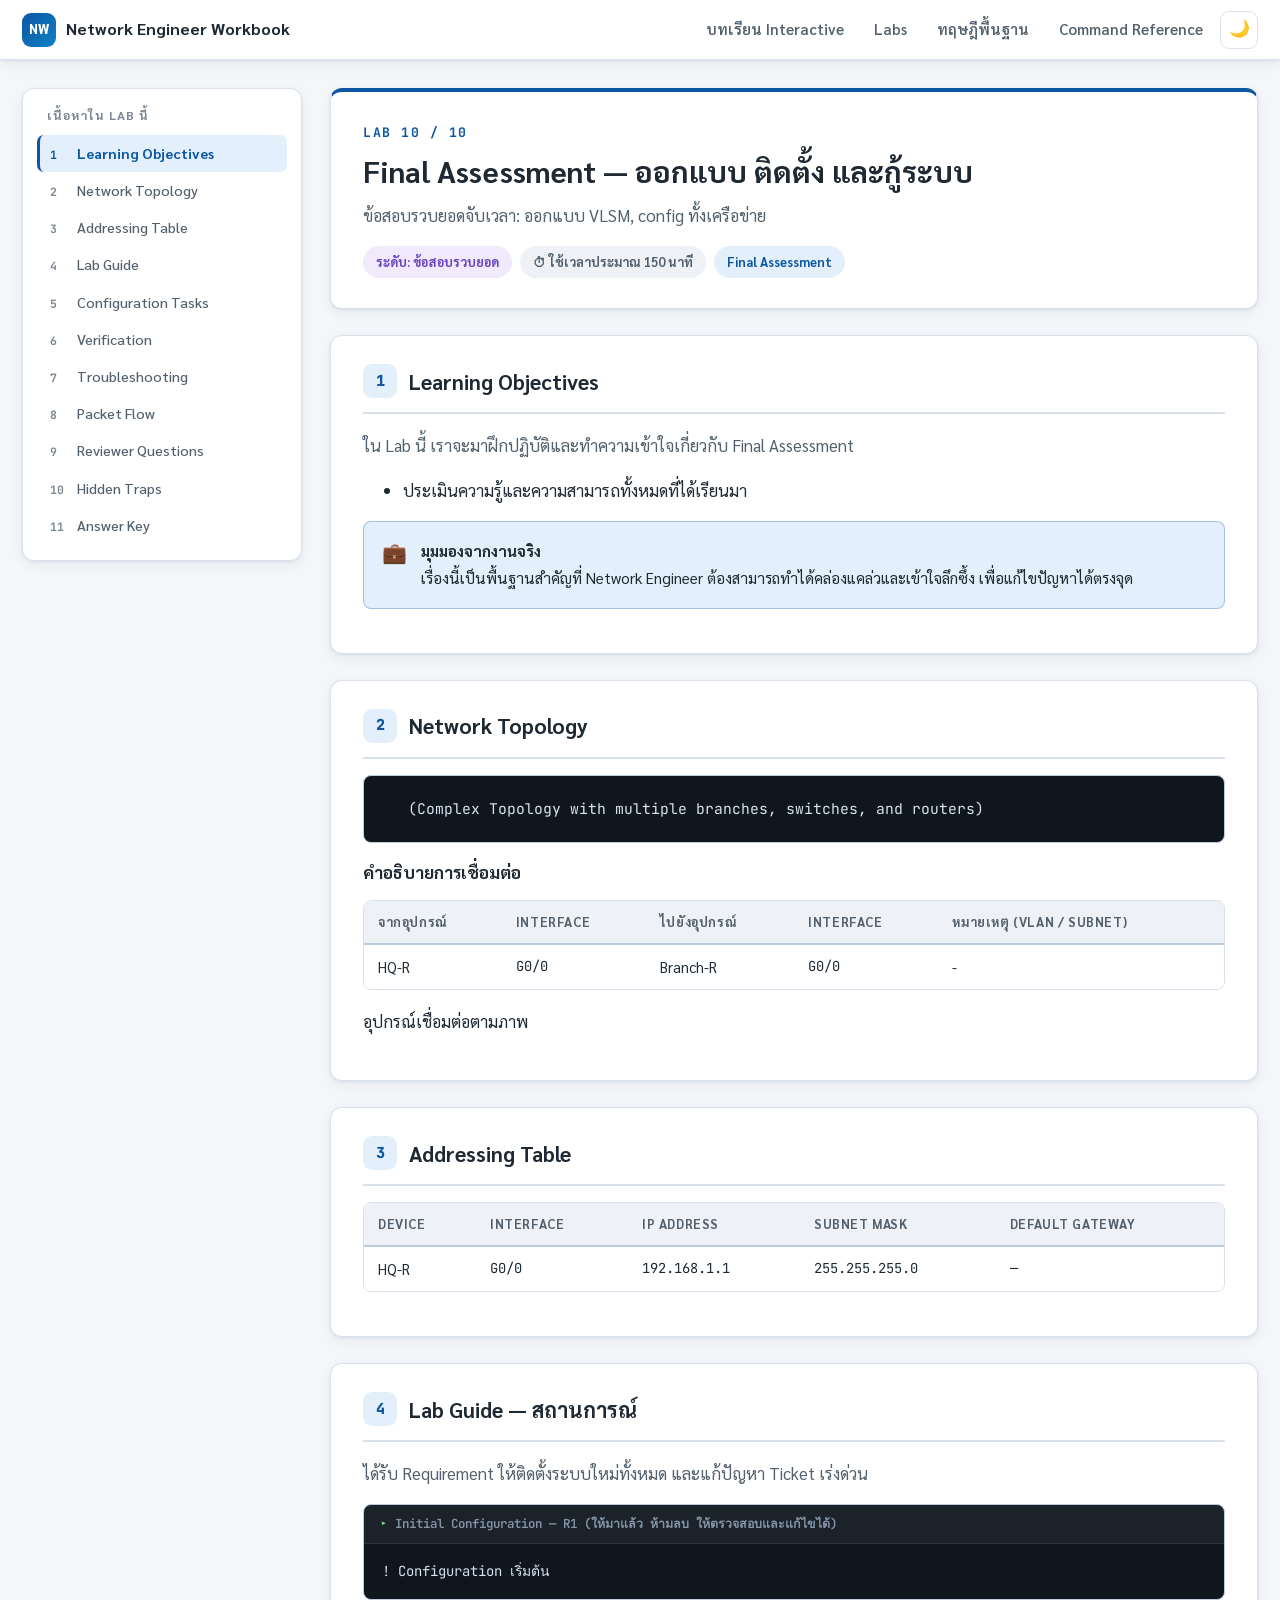
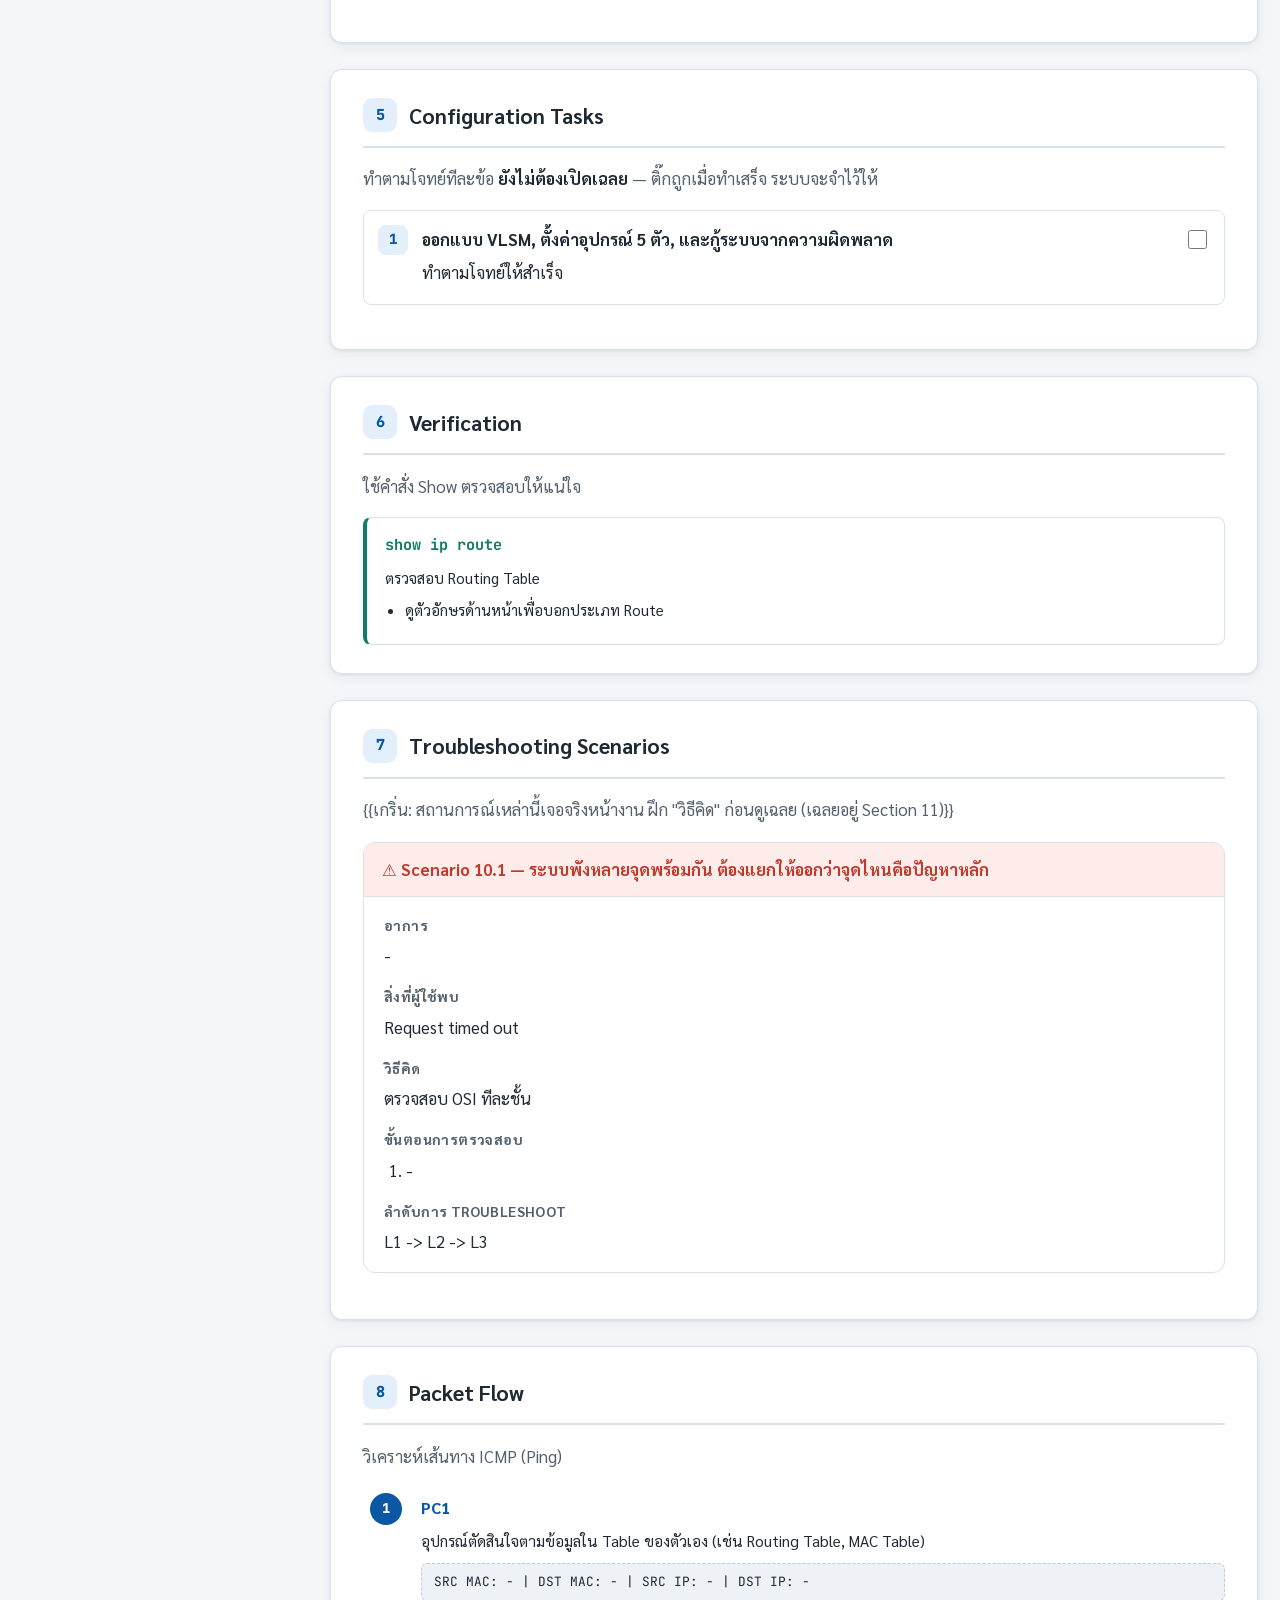
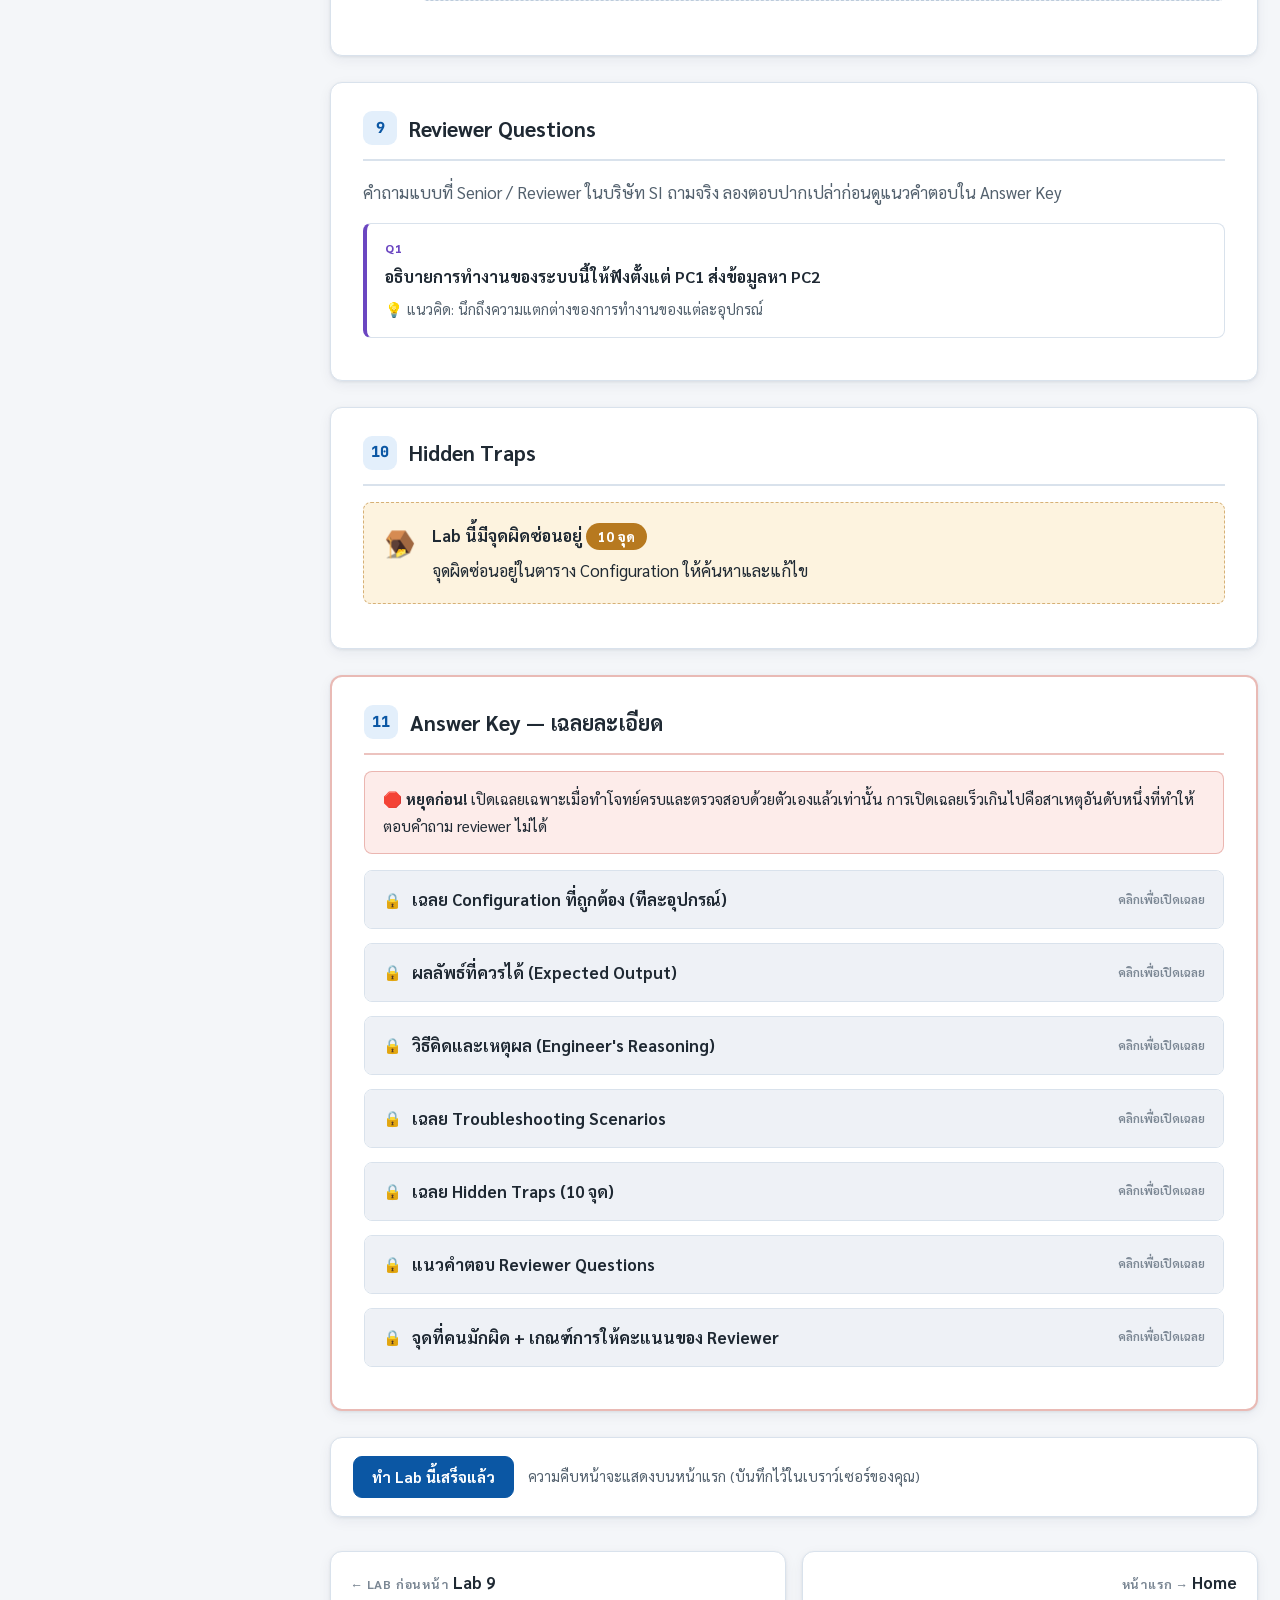
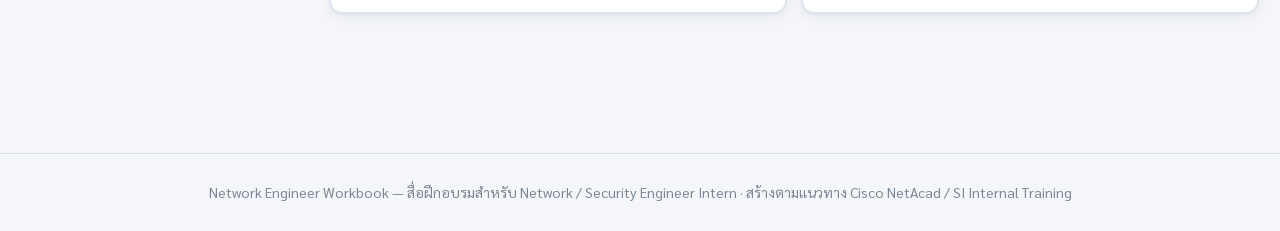
<file: labs/lab10.html>
<!DOCTYPE html>
<!-- ============================================================
     TEMPLATE for lab pages (labs/labXX.html).
     Content authors: keep ALL section ids, classes and order.
     Replace placeholder text marked with - with real Thai
     content. Cisco commands stay in English.
     ============================================================ -->
<html lang="th">
<head>
  <meta charset="UTF-8">
  <meta name="viewport" content="width=device-width, initial-scale=1.0">
  <title>Lab 10 — Final Assessment — ออกแบบ ติดตั้ง และกู้ระบบ | Network Engineer Workbook</title>
  <meta name="description" content="ข้อสอบรวบยอดจับเวลา: ออกแบบ VLSM, config ทั้งเครือข่าย">
  <link rel="preconnect" href="https://fonts.googleapis.com">
  <link rel="preconnect" href="https://fonts.gstatic.com" crossorigin>
  <link href="https://fonts.googleapis.com/css2?family=Sarabun:wght@400;500;600;700;800&family=JetBrains+Mono:wght@400;700&display=swap" rel="stylesheet">
  <link rel="stylesheet" href="../assets/css/style.css">
  <link rel="icon" href="data:image/svg+xml,<svg xmlns=%22http://www.w3.org/2000/svg%22 viewBox=%220 0 100 100%22><text y=%22.9em%22 font-size=%2290%22>🌐</text></svg>">
</head>
<body data-page="lab10">

  <header class="topbar">
    <a class="brand" href="../index.html">
      <span class="brand-badge">NW</span>
      <span>Network Engineer Workbook</span>
    </a>
    <nav>
      <a href="../index.html">บทเรียน Interactive</a>
      <a href="../workbook.html">Labs</a>
      <a href="../fundamentals.html">ทฤษฎีพื้นฐาน</a>
      <a href="../commands.html">Command Reference</a>
      <button class="theme-toggle" type="button" aria-label="สลับโหมดสว่าง/มืด">🌙</button>
    </nav>
  </header>

  <div class="layout">
    <aside class="sidebar">
      <button class="btn toc-mobile-toggle" type="button">☰ สารบัญของ Lab นี้</button>
      <nav class="toc">
        <div class="toc-title">เนื้อหาใน Lab นี้</div>
        <a href="#objectives"><span class="toc-num">1</span> Learning Objectives</a>
        <a href="#topology"><span class="toc-num">2</span> Network Topology</a>
        <a href="#addressing"><span class="toc-num">3</span> Addressing Table</a>
        <a href="#scenario"><span class="toc-num">4</span> Lab Guide</a>
        <a href="#tasks"><span class="toc-num">5</span> Configuration Tasks</a>
        <a href="#verification"><span class="toc-num">6</span> Verification</a>
        <a href="#troubleshooting"><span class="toc-num">7</span> Troubleshooting</a>
        <a href="#packetflow"><span class="toc-num">8</span> Packet Flow</a>
        <a href="#reviewer"><span class="toc-num">9</span> Reviewer Questions</a>
        <a href="#traps"><span class="toc-num">10</span> Hidden Traps</a>
        <a href="#answerkey"><span class="toc-num">11</span> Answer Key</a>
      </nav>
    </aside>

    <main class="content">

      <header class="lab-header">
        <div class="lab-kicker">Lab 10 / 10</div>
        <h1>Final Assessment — ออกแบบ ติดตั้ง และกู้ระบบ</h1>
        <p class="lab-sub">ข้อสอบรวบยอดจับเวลา: ออกแบบ VLSM, config ทั้งเครือข่าย</p>
        <div class="badges">
          <!-- level-exam | level-mid | level-hard | level-exam -->
          <span class="badge level-exam">ระดับ: ข้อสอบรวบยอด</span>
          <span class="badge time">⏱ ใช้เวลาประมาณ 150 นาที</span>
          <span class="badge topic">Final Assessment</span>
        </div>
      </header>

      <!-- ===== 1. Learning Objectives ===== -->
      <section id="objectives" class="section-card">
        <h2><span class="section-num">1</span> Learning Objectives</h2>
        <p class="section-intro">ใน Lab นี้ เราจะมาฝึกปฏิบัติและทำความเข้าใจเกี่ยวกับ Final Assessment</p>
        <ul>
          <li>ประเมินความรู้และความสามารถทั้งหมดที่ได้เรียนมา</li>
        </ul>
        <!-- optional callout: ทำไมหัวข้อนี้สำคัญกับงานจริง -->
        <div class="callout info">
          <span class="co-icon">💼</span>
          <div class="co-body">
            <span class="co-title">มุมมองจากงานจริง</span>
            เรื่องนี้เป็นพื้นฐานสำคัญที่ Network Engineer ต้องสามารถทำได้คล่องแคล่วและเข้าใจลึกซึ้ง เพื่อแก้ไขปัญหาได้ตรงจุด
          </div>
        </div>
      </section>

      <!-- ===== 2. Network Topology ===== -->
      <section id="topology" class="section-card">
        <h2><span class="section-num">2</span> Network Topology</h2>
        <div class="topology-box">
<pre>
  (Complex Topology with multiple branches, switches, and routers)
</pre>
        </div>
        <h3>คำอธิบายการเชื่อมต่อ</h3>
        <div class="table-wrap">
          <table class="data">
            <thead>
              <tr><th>จากอุปกรณ์</th><th>Interface</th><th>ไปยังอุปกรณ์</th><th>Interface</th><th>หมายเหตุ (VLAN / Subnet)</th></tr>
            </thead>
            <tbody>
              <tr><td>HQ-R</td><td class="mono">G0/0</td><td>Branch-R</td><td class="mono">G0/0</td><td>-</td></tr>
            </tbody>
          </table>
        </div>
        <p>อุปกรณ์เชื่อมต่อตามภาพ</p>
      </section>

      <!-- ===== 3. Addressing Table ===== -->
      <section id="addressing" class="section-card">
        <h2><span class="section-num">3</span> Addressing Table</h2>
        <div class="table-wrap">
          <table class="data">
            <thead>
              <tr><th>Device</th><th>Interface</th><th>IP Address</th><th>Subnet Mask</th><th>Default Gateway</th></tr>
            </thead>
            <tbody>
              <tr><td>HQ-R</td><td class="mono">G0/0</td><td class="mono">192.168.1.1</td><td class="mono">255.255.255.0</td><td class="mono">—</td></tr>
            </tbody>
          </table>
        </div>
        <!-- ถ้า lab นี้มี trap ซ่อนในตาราง ให้คงไว้ ห้ามบอกใบ้ตรงนี้ -->
      </section>

      <!-- ===== 4. Lab Guide (สถานการณ์) ===== -->
      <section id="scenario" class="section-card">
        <h2><span class="section-num">4</span> Lab Guide — สถานการณ์</h2>
        <p>ได้รับ Requirement ให้ติดตั้งระบบใหม่ทั้งหมด และแก้ปัญหา Ticket เร่งด่วน</p>
        <!-- ถ้ามี initial config ที่ให้มา (อาจมี trap ฝังอยู่) ใส่เป็น .cli block -->
        <div class="cli">
          <div class="cli-title">Initial Configuration — R1 (ให้มาแล้ว ห้ามลบ ให้ตรวจสอบและแก้ไขได้)</div>
<pre>! Configuration เริ่มต้น</pre>
        </div>
      </section>

      <!-- ===== 5. Configuration Tasks ===== -->
      <section id="tasks" class="section-card">
        <h2><span class="section-num">5</span> Configuration Tasks</h2>
        <p class="section-intro">ทำตามโจทย์ทีละข้อ <strong>ยังไม่ต้องเปิดเฉลย</strong> — ติ๊กถูกเมื่อทำเสร็จ ระบบจะจำไว้ให้</p>
        <ol class="task-list">
          <li>
            <input class="task-check" type="checkbox" data-task="t1" aria-label="ทำเสร็จแล้ว">
            <span class="task-title">ออกแบบ VLSM, ตั้งค่าอุปกรณ์ 5 ตัว, และกู้ระบบจากความผิดพลาด</span>
            <p>ทำตามโจทย์ให้สำเร็จ</p>
          </li>
        </ol>
      </section>

      <!-- ===== 6. Verification ===== -->
      <section id="verification" class="section-card">
        <h2><span class="section-num">6</span> Verification</h2>
        <p class="section-intro">ใช้คำสั่ง Show ตรวจสอบให้แน่ใจ</p>
        <div class="verify-grid">
          <div class="verify-card">
            <div class="vc-cmd">show ip route</div>
            <p>ตรวจสอบ Routing Table</p>
            <ul>
              <li>ดูตัวอักษรด้านหน้าเพื่อบอกประเภท Route</li>
            </ul>
          </div>
        </div>
      </section>

      <!-- ===== 7. Troubleshooting ===== -->
      <section id="troubleshooting" class="section-card">
        <h2><span class="section-num">7</span> Troubleshooting Scenarios</h2>
        <p class="section-intro">{{เกริ่น: สถานการณ์เหล่านี้เจอจริงหน้างาน ฝึก "วิธีคิด" ก่อนดูเฉลย (เฉลยอยู่ Section 11)}}</p>
        <div class="trouble-card">
          <div class="tc-head">⚠ Scenario 10.1 — ระบบพังหลายจุดพร้อมกัน ต้องแยกให้ออกว่าจุดไหนคือปัญหาหลัก</div>
          <div class="tc-body">
            <dl>
              <dt>อาการ</dt><dd>-</dd>
              <dt>สิ่งที่ผู้ใช้พบ</dt><dd>Request timed out</dd>
              <dt>วิธีคิด</dt><dd>ตรวจสอบ OSI ทีละชั้น</dd>
              <dt>ขั้นตอนการตรวจสอบ</dt><dd><ol><li>-</li></ol></dd>
              <dt>ลำดับการ Troubleshoot</dt><dd>L1 -> L2 -> L3</dd>
            </dl>
          </div>
        </div>
      </section>

      <!-- ===== 8. Packet Flow ===== -->
      <section id="packetflow" class="section-card">
        <h2><span class="section-num">8</span> Packet Flow</h2>
        <p class="section-intro">วิเคราะห์เส้นทาง ICMP (Ping)</p>
        <ol class="packet-flow">
          <li>
            <span class="pf-device">PC1</span>
            <p>อุปกรณ์ตัดสินใจตามข้อมูลใน Table ของตัวเอง (เช่น Routing Table, MAC Table)</p>
            <div class="pf-frame">SRC MAC: - | DST MAC: - | SRC IP: - | DST IP: -</div>
          </li>
        </ol>
        <!-- optional: callout สรุป insight สำคัญ เช่น MAC เปลี่ยนทุก hop แต่ IP ไม่เปลี่ยน -->
      </section>

      <!-- ===== 9. Reviewer Questions ===== -->
      <section id="reviewer" class="section-card">
        <h2><span class="section-num">9</span> Reviewer Questions</h2>
        <p class="section-intro">คำถามแบบที่ Senior / Reviewer ในบริษัท SI ถามจริง ลองตอบปากเปล่าก่อนดูแนวคำตอบใน Answer Key</p>
        <div class="reviewer-q">
          <div class="rq-label">Q1</div>
          <div class="rq-q">อธิบายการทำงานของระบบนี้ให้ฟังตั้งแต่ PC1 ส่งข้อมูลหา PC2</div>
          <div class="rq-hint">💡 แนวคิด: นึกถึงความแตกต่างของการทำงานของแต่ละอุปกรณ์</div>
        </div>
      </section>

      <!-- ===== 10. Hidden Traps ===== -->
      <section id="traps" class="section-card">
        <h2><span class="section-num">10</span> Hidden Traps</h2>
        <div class="trap-banner">
          <span class="tb-icon">🪤</span>
          <div>
            <p style="margin:0 0 6px;"><strong>Lab นี้มีจุดผิดซ่อนอยู่ <span class="trap-count">10 จุด</span></strong></p>
            <p style="margin:0;">จุดผิดซ่อนอยู่ในตาราง Configuration ให้ค้นหาและแก้ไข</p>
          </div>
        </div>
      </section>

      <!-- ===== 11. Answer Key ===== -->
      <section id="answerkey" class="section-card answer-zone">
        <h2><span class="section-num">11</span> Answer Key — เฉลยละเอียด</h2>
        <div class="answer-warning">
          🛑 <strong>หยุดก่อน!</strong> เปิดเฉลยเฉพาะเมื่อทำโจทย์ครบและตรวจสอบด้วยตัวเองแล้วเท่านั้น
          การเปิดเฉลยเร็วเกินไปคือสาเหตุอันดับหนึ่งที่ทำให้ตอบคำถาม reviewer ไม่ได้
        </div>

        <details class="answer">
          <summary>เฉลย Configuration ที่ถูกต้อง (ทีละอุปกรณ์)</summary>
          <div class="answer-body">
            <h4>HQ-R</h4>
            <div class="cli">
              <div class="cli-title">R1 — configuration</div>
<pre><span class="c">! ตัวอย่างเฉลย</span>
interface GigabitEthernet0/0
 ip address 192.168.1.1 255.255.255.0
 no shut</pre>
            </div>
            <p><strong>เหตุผล:</strong> เพื่อให้ตรงตาม Requirement</p>
          </div>
        </details>

        <details class="answer">
          <summary>ผลลัพธ์ที่ควรได้ (Expected Output)</summary>
          <div class="answer-body">
            <div class="cli">
              <div class="cli-title">R1# show ip route (ตัวอย่างผลลัพธ์)</div>
<pre>S 10.0.0.0/8 via 192.168.1.254</pre>
            </div>
            <p>เห็น Route ปลายทางครบถ้วน</p>
          </div>
        </details>

        <details class="answer">
          <summary>วิธีคิดและเหตุผล (Engineer's Reasoning)</summary>
          <div class="answer-body">
            การแก้ปัญหาต้องเริ่มจากล่างขึ้นบนเสมอ
          </div>
        </details>

        <details class="answer">
          <summary>เฉลย Troubleshooting Scenarios</summary>
          <div class="answer-body">
            <h4>Scenario 7.1 — ปัญหาตัวอย่าง</h4>
            เกิดจากการตั้งค่าผิด
          </div>
        </details>

        <details class="answer">
          <summary>เฉลย Hidden Traps (10 จุด)</summary>
          <div class="answer-body">
            <ol>
              <li><strong>Trap 1 — ตาราง Configuration:</strong> IP Address ไม่ตรงกัน</li>
            </ol>
          </div>
        </details>

        <details class="answer">
          <summary>แนวคำตอบ Reviewer Questions</summary>
          <div class="answer-body">
            <h4>Q1 — อธิบายการทำงานของระบบนี้ให้ฟังตั้งแต่ PC1 ส่งข้อมูลหา PC2</h4>
            <p>เข้าใจหลักการทำงานของอุปกรณ์ในแต่ละ Layer</p>
          </div>
        </details>

        <details class="answer">
          <summary>จุดที่คนมักผิด + เกณฑ์การให้คะแนนของ Reviewer</summary>
          <div class="answer-body">
            <h4>จุดที่คนมักผิด</h4>
            <ul><li>-</li></ul>
            <h4>เกณฑ์การให้คะแนน (เต็ม 100)</h4>
            <div class="table-wrap">
              <table class="data rubric">
                <thead><tr><th>หัวข้อประเมิน</th><th>สิ่งที่ Reviewer ดู</th><th>คะแนน</th></tr></thead>
                <tbody>
                  <tr><td>-</td><td>-</td><td>20</td></tr>
                </tbody>
              </table>
            </div>
          </div>
        </details>
      </section>

      <div class="complete-bar">
        <button class="btn primary" type="button" data-complete-btn>ทำ Lab นี้เสร็จแล้ว</button>
        <span style="color:var(--text-soft);font-size:0.9rem;">ความคืบหน้าจะแสดงบนหน้าแรก (บันทึกไว้ในเบราว์เซอร์ของคุณ)</span>
      </div>

      <nav class="lab-pager">
        <a class="prev" href="lab09.html">
          <span class="pager-label">← Lab ก่อนหน้า</span>
          <span class="pager-title">Lab 9</span>
        </a>
        <a class="next" href="../index.html">
          <span class="pager-label">หน้าแรก →</span>
          <span class="pager-title">Home</span>
        </a>
      </nav>

    </main>
  </div>

  <button class="back-top" type="button" aria-label="กลับขึ้นด้านบน">↑</button>

  <footer class="site-footer">
    Network Engineer Workbook — สื่อฝึกอบรมสำหรับ Network / Security Engineer Intern · สร้างตามแนวทาง Cisco NetAcad / SI Internal Training
  </footer>

  <script src="../assets/js/main.js"></script>
</body>
</html>
</file>
<file: assets/css/style.css>
/* ============================================================
   Network Engineer Workbook — Design System
   Cisco-style training workbook (Thai) for SI intern training
   ============================================================ */

:root {
  --font-body: "Sarabun", "Noto Sans Thai", "Segoe UI", Tahoma, system-ui, sans-serif;
  --font-mono: "JetBrains Mono", "SFMono-Regular", Consolas, "Courier New", monospace;

  /* Light theme (default) */
  --bg: #f4f6f9;
  --bg-card: #ffffff;
  --bg-soft: #eef1f6;
  --text: #1f2933;
  --text-soft: #52606d;
  --text-faint: #7b8794;
  --border: #d9e2ec;
  --border-strong: #bcccdc;

  --primary: #0b57a4;        /* Cisco-ish blue */
  --primary-soft: #e3effb;
  --primary-strong: #084079;
  --accent: #0e7c66;         /* teal-green for success/verify */
  --accent-soft: #dcf3ee;
  --warn: #b7791f;
  --warn-soft: #fdf3df;
  --danger: #c0392b;
  --danger-soft: #fdecea;
  --purple: #6b46c1;
  --purple-soft: #f0eafc;

  --cli-bg: #10161d;
  --cli-text: #d7e3f0;
  --cli-prompt: #7bd88f;
  --cli-comment: #8494a8;
  --cli-highlight: #ffd866;

  --shadow: 0 1px 3px rgba(16, 42, 67, 0.08), 0 4px 14px rgba(16, 42, 67, 0.06);
  --radius: 12px;
  --radius-sm: 8px;
  --topbar-h: 60px;
}

[data-theme="dark"] {
  --bg: #0f1720;
  --bg-card: #16212e;
  --bg-soft: #1d2a3a;
  --text: #e2e9f1;
  --text-soft: #a8b6c6;
  --text-faint: #75859a;
  --border: #263548;
  --border-strong: #34475f;

  --primary: #5aa2e8;
  --primary-soft: #14283e;
  --primary-strong: #8cc0f2;
  --accent: #4cc3a5;
  --accent-soft: #12302b;
  --warn: #e0a94f;
  --warn-soft: #33290f;
  --danger: #e2695c;
  --danger-soft: #3a1713;
  --purple: #a586e8;
  --purple-soft: #251b3d;

  --cli-bg: #0a0f14;
  --cli-text: #cfdceb;

  --shadow: 0 1px 3px rgba(0, 0, 0, 0.4), 0 4px 14px rgba(0, 0, 0, 0.3);
}

* { box-sizing: border-box; }

html { scroll-behavior: smooth; scroll-padding-top: calc(var(--topbar-h) + 16px); }

body {
  margin: 0;
  font-family: var(--font-body);
  font-size: 16.5px;
  line-height: 1.75;
  color: var(--text);
  background: var(--bg);
  -webkit-font-smoothing: antialiased;
}

h1, h2, h3, h4 { line-height: 1.35; color: var(--text); }
a { color: var(--primary); text-decoration: none; }
a:hover { text-decoration: underline; }
code {
  font-family: var(--font-mono);
  font-size: 0.88em;
  background: var(--bg-soft);
  border: 1px solid var(--border);
  border-radius: 5px;
  padding: 1px 6px;
  white-space: nowrap;
}
strong { color: var(--text); }

/* ---------- Top bar ---------- */
.topbar {
  position: sticky; top: 0; z-index: 100;
  height: var(--topbar-h);
  display: flex; align-items: center; gap: 18px;
  padding: 0 22px;
  background: var(--bg-card);
  border-bottom: 1px solid var(--border);
  box-shadow: var(--shadow);
}
.topbar .brand {
  display: flex; align-items: center; gap: 10px;
  font-weight: 700; font-size: 1.02rem; color: var(--text);
  white-space: nowrap;
}
.topbar .brand:hover { text-decoration: none; }
.brand-badge {
  display: inline-flex; align-items: center; justify-content: center;
  width: 34px; height: 34px; border-radius: 9px;
  background: linear-gradient(135deg, var(--primary), #1180c4);
  color: #fff; font-weight: 800; font-size: 0.8rem; letter-spacing: 0.5px;
}
.topbar nav { display: flex; gap: 4px; margin-left: auto; align-items: center; }
.topbar nav a {
  padding: 7px 13px; border-radius: 8px;
  color: var(--text-soft); font-weight: 600; font-size: 0.93rem;
}
.topbar nav a:hover { background: var(--bg-soft); color: var(--text); text-decoration: none; }
.topbar nav a.active { background: var(--primary-soft); color: var(--primary); }
.theme-toggle {
  border: 1px solid var(--border); background: var(--bg-card); color: var(--text-soft);
  width: 38px; height: 38px; border-radius: 9px; cursor: pointer;
  font-size: 1.05rem; line-height: 1;
}
.theme-toggle:hover { background: var(--bg-soft); }

/* ---------- Layout with sidebar (lab pages) ---------- */
.layout {
  display: grid;
  grid-template-columns: 280px minmax(0, 1fr);
  gap: 28px;
  max-width: 1340px;
  margin: 0 auto;
  padding: 28px 22px 80px;
}
.layout.single { grid-template-columns: minmax(0, 1fr); max-width: 1020px; }

.sidebar { position: sticky; top: calc(var(--topbar-h) + 24px); align-self: start; }
.toc {
  background: var(--bg-card); border: 1px solid var(--border);
  border-radius: var(--radius); padding: 16px 14px; box-shadow: var(--shadow);
}
.toc-title {
  font-size: 0.78rem; font-weight: 700; text-transform: uppercase; letter-spacing: 1px;
  color: var(--text-faint); padding: 0 10px 8px;
}
.toc a {
  display: flex; align-items: baseline; gap: 9px;
  padding: 6px 10px; border-radius: 7px; border-left: 3px solid transparent;
  color: var(--text-soft); font-size: 0.9rem; font-weight: 500;
}
.toc a .toc-num {
  font-family: var(--font-mono); font-size: 0.72rem; font-weight: 700;
  color: var(--text-faint); min-width: 18px;
}
.toc a:hover { background: var(--bg-soft); text-decoration: none; }
.toc a.active {
  background: var(--primary-soft); color: var(--primary);
  border-left-color: var(--primary); font-weight: 700;
}
.toc a.active .toc-num { color: var(--primary); }

/* ---------- Lab header ---------- */
.lab-header {
  background: var(--bg-card); border: 1px solid var(--border);
  border-radius: var(--radius); box-shadow: var(--shadow);
  padding: 30px 32px; margin-bottom: 26px;
  border-top: 4px solid var(--primary);
}
.lab-header .lab-kicker {
  font-family: var(--font-mono); font-size: 0.82rem; font-weight: 700;
  color: var(--primary); letter-spacing: 1.5px; text-transform: uppercase;
}
.lab-header h1 { margin: 6px 0 10px; font-size: 1.85rem; }
.lab-header .lab-sub { color: var(--text-soft); margin: 0 0 16px; max-width: 62ch; }
.badges { display: flex; flex-wrap: wrap; gap: 8px; }
.badge {
  display: inline-flex; align-items: center; gap: 6px;
  font-size: 0.8rem; font-weight: 700; padding: 4px 12px; border-radius: 999px;
  border: 1px solid transparent;
}
.badge.level-basic   { background: var(--accent-soft); color: var(--accent); }
.badge.level-mid     { background: var(--warn-soft); color: var(--warn); }
.badge.level-hard    { background: var(--danger-soft); color: var(--danger); }
.badge.level-exam    { background: var(--purple-soft); color: var(--purple); }
.badge.time          { background: var(--bg-soft); color: var(--text-soft); }
.badge.topic         { background: var(--primary-soft); color: var(--primary); }

/* ---------- Section cards ---------- */
.section-card {
  background: var(--bg-card); border: 1px solid var(--border);
  border-radius: var(--radius); box-shadow: var(--shadow);
  padding: 28px 32px; margin-bottom: 26px;
}
.section-card > h2 {
  display: flex; align-items: center; gap: 12px;
  margin: 0 0 4px; font-size: 1.32rem;
  padding-bottom: 14px; border-bottom: 2px solid var(--border);
}
.section-num {
  display: inline-flex; align-items: center; justify-content: center;
  min-width: 34px; height: 34px; border-radius: 9px;
  background: var(--primary-soft); color: var(--primary);
  font-family: var(--font-mono); font-size: 0.95rem; font-weight: 800;
}
.section-card > h2 + p, .section-card > h2 ~ .section-intro { color: var(--text-soft); }
.section-card h3 { font-size: 1.08rem; margin: 26px 0 10px; }
.section-card h3:first-of-type { margin-top: 18px; }

/* ---------- ASCII topology ---------- */
.topology-box {
  background: var(--cli-bg); color: var(--cli-text);
  border-radius: var(--radius-sm); border: 1px solid var(--border-strong);
  padding: 22px 26px; overflow-x: auto; margin: 16px 0;
}
.topology-box pre {
  margin: 0; font-family: var(--font-mono); font-size: 0.92rem; line-height: 1.5;
  color: var(--cli-text);
}

/* ---------- Tables ---------- */
.table-wrap { overflow-x: auto; margin: 16px 0; border: 1px solid var(--border); border-radius: var(--radius-sm); }
table.data {
  width: 100%; border-collapse: collapse; font-size: 0.92rem; background: var(--bg-card);
}
table.data th {
  background: var(--bg-soft); color: var(--text-soft);
  font-size: 0.8rem; text-transform: uppercase; letter-spacing: 0.6px;
  text-align: left; padding: 10px 14px; border-bottom: 2px solid var(--border-strong);
  white-space: nowrap;
}
table.data td { padding: 9px 14px; border-bottom: 1px solid var(--border); vertical-align: top; }
table.data tr:last-child td { border-bottom: none; }
table.data td code { white-space: nowrap; }
table.data .mono { font-family: var(--font-mono); font-size: 0.86rem; white-space: nowrap; }

/* ---------- Cisco CLI blocks ---------- */
.cli {
  background: var(--cli-bg); color: var(--cli-text);
  border-radius: var(--radius-sm); border: 1px solid var(--border-strong);
  margin: 14px 0; overflow: hidden;
}
.cli-title {
  display: flex; align-items: center; gap: 8px;
  padding: 8px 16px; font-family: var(--font-mono); font-size: 0.78rem; font-weight: 600;
  color: var(--cli-comment); background: rgba(255, 255, 255, 0.05);
  border-bottom: 1px solid rgba(255, 255, 255, 0.08);
}
.cli-title::before { content: "▸"; color: var(--cli-prompt); }
.cli pre {
  margin: 0; padding: 16px 18px; overflow-x: auto;
  font-family: var(--font-mono); font-size: 0.87rem; line-height: 1.65;
}
.cli .c { color: var(--cli-comment); font-style: italic; }   /* comment */
.cli .p { color: var(--cli-prompt); font-weight: 700; }      /* prompt */
.cli .hl { color: var(--cli-highlight); font-weight: 700; }  /* highlight */
.cli .bad { color: #ff7a70; font-weight: 700; }              /* wrong/planted error */

/* ---------- Callouts ---------- */
.callout {
  display: flex; gap: 14px; align-items: flex-start;
  border-radius: var(--radius-sm); padding: 16px 18px; margin: 16px 0;
  border: 1px solid var(--border); background: var(--bg-soft);
  font-size: 0.95rem;
}
.callout .co-icon { font-size: 1.25rem; line-height: 1.4; }
.callout .co-body { min-width: 0; }
.callout .co-body > :first-child { margin-top: 0; }
.callout .co-body > :last-child { margin-bottom: 0; }
.callout .co-title { font-weight: 700; display: block; margin-bottom: 2px; }
.callout.info    { background: var(--primary-soft); border-color: color-mix(in srgb, var(--primary) 30%, transparent); }
.callout.tip     { background: var(--accent-soft);  border-color: color-mix(in srgb, var(--accent) 30%, transparent); }
.callout.warn    { background: var(--warn-soft);    border-color: color-mix(in srgb, var(--warn) 35%, transparent); }
.callout.danger  { background: var(--danger-soft);  border-color: color-mix(in srgb, var(--danger) 30%, transparent); }
.callout.think   { background: var(--purple-soft);  border-color: color-mix(in srgb, var(--purple) 30%, transparent); }

/* ---------- Task list ---------- */
.task-list { list-style: none; margin: 16px 0; padding: 0; counter-reset: task; }
.task-list > li {
  position: relative; counter-increment: task;
  border: 1px solid var(--border); border-radius: var(--radius-sm);
  background: var(--bg-card); padding: 14px 18px 14px 58px; margin-bottom: 12px;
}
.task-list > li::before {
  content: counter(task);
  position: absolute; left: 14px; top: 14px;
  width: 30px; height: 30px; border-radius: 8px;
  display: flex; align-items: center; justify-content: center;
  background: var(--primary-soft); color: var(--primary);
  font-family: var(--font-mono); font-weight: 800; font-size: 0.88rem;
}
.task-list > li .task-title { font-weight: 700; display: block; margin-bottom: 3px; }
.task-list > li p { margin: 4px 0; }
.task-check { position: absolute; right: 14px; top: 16px; width: 19px; height: 19px; accent-color: var(--accent); cursor: pointer; }
.task-list > li.done { border-color: color-mix(in srgb, var(--accent) 45%, transparent); background: color-mix(in srgb, var(--accent-soft) 45%, var(--bg-card)); }
.task-list > li.done .task-title { color: var(--accent); }

/* ---------- Verification command cards ---------- */
.verify-grid { display: grid; gap: 14px; margin-top: 16px; }
.verify-card {
  border: 1px solid var(--border); border-left: 4px solid var(--accent);
  border-radius: var(--radius-sm); padding: 14px 18px; background: var(--bg-card);
}
.verify-card .vc-cmd {
  font-family: var(--font-mono); font-weight: 700; font-size: 0.95rem;
  color: var(--accent); margin-bottom: 4px; overflow-wrap: anywhere;
}
.verify-card p { margin: 6px 0; font-size: 0.94rem; }
.verify-card ul { margin: 6px 0; padding-left: 20px; font-size: 0.94rem; }

/* ---------- Troubleshooting scenario cards ---------- */
.trouble-card {
  border: 1px solid var(--border); border-radius: var(--radius);
  margin: 18px 0; overflow: hidden; background: var(--bg-card);
}
.trouble-card .tc-head {
  display: flex; align-items: center; gap: 10px;
  padding: 12px 18px; background: var(--danger-soft);
  border-bottom: 1px solid var(--border);
  font-weight: 700; color: var(--danger);
}
.trouble-card .tc-body { padding: 16px 20px; }
.trouble-card dl { margin: 0; }
.trouble-card dt {
  font-weight: 700; font-size: 0.88rem; color: var(--text-soft);
  text-transform: uppercase; letter-spacing: 0.4px; margin-top: 14px;
}
.trouble-card dt:first-child { margin-top: 0; }
.trouble-card dd { margin: 4px 0 0; }
.trouble-card dd ol, .trouble-card dd ul { margin: 4px 0; padding-left: 22px; }

/* ---------- Packet flow ---------- */
.packet-flow { margin: 22px 0; padding: 0; list-style: none; counter-reset: pf; }
.packet-flow > li {
  position: relative; counter-increment: pf;
  margin: 0 0 0 22px; padding: 0 0 22px 34px;
  border-left: 2px solid var(--border-strong);
}
.packet-flow > li:last-child { border-left-color: transparent; padding-bottom: 4px; }
.packet-flow > li::before {
  content: counter(pf);
  position: absolute; left: -17px; top: 0;
  width: 32px; height: 32px; border-radius: 50%;
  display: flex; align-items: center; justify-content: center;
  background: var(--primary); color: #fff;
  font-family: var(--font-mono); font-weight: 800; font-size: 0.85rem;
  box-shadow: 0 0 0 4px var(--bg-card);
}
.packet-flow .pf-device {
  display: inline-block; font-weight: 800; color: var(--primary);
  font-size: 1.0rem; margin-bottom: 2px;
}
.packet-flow .pf-frame {
  font-family: var(--font-mono); font-size: 0.8rem;
  background: var(--bg-soft); border: 1px dashed var(--border-strong);
  border-radius: 6px; padding: 7px 12px; margin-top: 8px;
  overflow-x: auto; white-space: nowrap;
}
.packet-flow p { margin: 4px 0; font-size: 0.96rem; }

/* ---------- Reviewer questions ---------- */
.reviewer-q {
  border: 1px solid var(--border); border-left: 4px solid var(--purple);
  border-radius: var(--radius-sm); background: var(--bg-card);
  padding: 14px 18px; margin: 14px 0;
}
.reviewer-q .rq-label {
  font-size: 0.75rem; font-weight: 800; letter-spacing: 1px;
  color: var(--purple); text-transform: uppercase;
}
.reviewer-q .rq-q { font-weight: 700; margin: 4px 0 6px; font-size: 1.02rem; }
.reviewer-q .rq-hint { font-size: 0.9rem; color: var(--text-soft); }

/* ---------- Hidden traps ---------- */
.trap-banner {
  display: flex; gap: 16px; align-items: flex-start;
  border: 1px dashed color-mix(in srgb, var(--warn) 55%, transparent);
  background: var(--warn-soft); border-radius: var(--radius-sm);
  padding: 18px 20px; margin: 16px 0;
}
.trap-banner .tb-icon { font-size: 1.6rem; }
.trap-count {
  display: inline-flex; align-items: center; justify-content: center;
  background: var(--warn); color: #fff; border-radius: 999px;
  font-weight: 800; font-size: 0.85rem; padding: 2px 12px;
}

/* ---------- Answer key ---------- */
.answer-zone {
  border: 2px solid color-mix(in srgb, var(--danger) 35%, transparent);
  background: var(--bg-card);
}
.answer-zone > h2 { border-bottom-color: color-mix(in srgb, var(--danger) 30%, transparent); }
.answer-zone .answer-warning {
  background: var(--danger-soft); border: 1px solid color-mix(in srgb, var(--danger) 30%, transparent);
  border-radius: var(--radius-sm); padding: 14px 18px; margin: 16px 0;
  font-size: 0.95rem;
}
details.answer {
  border: 1px solid var(--border); border-radius: var(--radius-sm);
  margin: 14px 0; background: var(--bg-card); overflow: hidden;
}
details.answer > summary {
  cursor: pointer; list-style: none;
  display: flex; align-items: center; gap: 10px;
  padding: 14px 18px; font-weight: 700;
  background: var(--bg-soft); user-select: none;
}
details.answer > summary::-webkit-details-marker { display: none; }
details.answer > summary::before {
  content: "🔒"; font-size: 0.95rem;
}
details.answer[open] > summary::before { content: "🔓"; }
details.answer > summary::after {
  content: "คลิกเพื่อเปิดเฉลย"; margin-left: auto;
  font-size: 0.78rem; font-weight: 600; color: var(--text-faint);
}
details.answer[open] > summary::after { content: "ซ่อนเฉลย"; }
details.answer > summary:hover { background: color-mix(in srgb, var(--bg-soft) 60%, var(--primary-soft)); }
details.answer .answer-body { padding: 6px 20px 20px; border-top: 1px solid var(--border); }
details.answer .answer-body > h4 { margin: 20px 0 8px; font-size: 1.0rem; color: var(--primary); }

/* Rubric table inside answer key */
table.data.rubric th:last-child, table.data.rubric td:last-child { text-align: right; white-space: nowrap; }

/* ---------- Lab pager ---------- */
.lab-pager { display: flex; gap: 16px; margin-top: 34px; }
.lab-pager a {
  flex: 1; display: block; padding: 16px 20px;
  border: 1px solid var(--border); border-radius: var(--radius);
  background: var(--bg-card); box-shadow: var(--shadow);
}
.lab-pager a:hover { border-color: var(--primary); text-decoration: none; }
.lab-pager .pager-label { font-size: 0.78rem; font-weight: 700; color: var(--text-faint); text-transform: uppercase; letter-spacing: 0.8px; }
.lab-pager .pager-title { font-weight: 700; color: var(--text); margin-top: 2px; }
.lab-pager a.next { text-align: right; }
.lab-pager a.disabled { visibility: hidden; }

/* ---------- Mark-complete button ---------- */
.complete-bar {
  display: flex; align-items: center; gap: 14px; flex-wrap: wrap;
  margin-top: 26px; padding: 18px 22px;
  background: var(--bg-card); border: 1px solid var(--border);
  border-radius: var(--radius); box-shadow: var(--shadow);
}
.btn {
  display: inline-flex; align-items: center; gap: 8px;
  border: 1px solid var(--border-strong); border-radius: 9px;
  background: var(--bg-card); color: var(--text);
  font-family: var(--font-body); font-size: 0.95rem; font-weight: 700;
  padding: 10px 18px; cursor: pointer;
}
.btn:hover { background: var(--bg-soft); }
.btn.primary { background: var(--primary); border-color: var(--primary); color: #fff; }
.btn.primary:hover { background: var(--primary-strong); }
.btn.done-state { background: var(--accent); border-color: var(--accent); color: #fff; }

/* ============================================================
   Index (home) page
   ============================================================ */
.hero {
  background: linear-gradient(140deg, var(--primary) 0%, #0d6cb5 55%, #0e7c66 130%);
  color: #fff; border-radius: var(--radius);
  padding: 46px 44px; margin-bottom: 30px;
  box-shadow: var(--shadow);
}
.hero .hero-kicker {
  font-family: var(--font-mono); font-size: 0.8rem; font-weight: 700;
  letter-spacing: 2px; text-transform: uppercase; opacity: 0.85;
}
.hero h1 { margin: 10px 0 12px; font-size: 2.1rem; color: #fff; }
.hero p { max-width: 68ch; margin: 0 0 8px; opacity: 0.94; font-size: 1.05rem; }
.hero .hero-badges { margin-top: 18px; display: flex; flex-wrap: wrap; gap: 8px; }
.hero .badge { background: rgba(255, 255, 255, 0.16); color: #fff; border: 1px solid rgba(255,255,255,0.25); }

.progress-panel {
  background: var(--bg-card); border: 1px solid var(--border);
  border-radius: var(--radius); box-shadow: var(--shadow);
  padding: 22px 26px; margin-bottom: 30px;
}
.progress-panel h2 { margin: 0 0 12px; font-size: 1.15rem; }
.progress-track {
  height: 14px; border-radius: 999px; background: var(--bg-soft);
  border: 1px solid var(--border); overflow: hidden;
}
.progress-fill {
  height: 100%; width: 0%;
  background: linear-gradient(90deg, var(--primary), var(--accent));
  border-radius: 999px; transition: width 0.5s ease;
}
.progress-text { margin-top: 8px; font-size: 0.9rem; color: var(--text-soft); }

.section-title { font-size: 1.4rem; margin: 36px 0 16px; display: flex; align-items: center; gap: 10px; }

.lab-grid { display: grid; grid-template-columns: repeat(auto-fill, minmax(300px, 1fr)); gap: 18px; }
.lab-card {
  display: flex; flex-direction: column; gap: 10px;
  background: var(--bg-card); border: 1px solid var(--border);
  border-radius: var(--radius); box-shadow: var(--shadow);
  padding: 20px 22px; position: relative;
  transition: transform 0.15s ease, border-color 0.15s ease;
}
.lab-card:hover { transform: translateY(-3px); border-color: var(--primary); text-decoration: none; }
.lab-card .lc-num {
  font-family: var(--font-mono); font-weight: 800; font-size: 0.78rem;
  color: var(--primary); letter-spacing: 1.2px;
}
.lab-card .lc-title { font-weight: 700; font-size: 1.06rem; color: var(--text); }
.lab-card .lc-desc { font-size: 0.9rem; color: var(--text-soft); flex: 1; }
.lab-card .lc-foot { display: flex; align-items: center; gap: 8px; flex-wrap: wrap; }
.lab-card .lc-check {
  position: absolute; top: 16px; right: 16px;
  width: 26px; height: 26px; border-radius: 50%;
  display: flex; align-items: center; justify-content: center;
  background: var(--bg-soft); border: 1px solid var(--border);
  color: transparent; font-size: 0.8rem; font-weight: 800;
}
.lab-card.completed .lc-check { background: var(--accent); border-color: var(--accent); color: #fff; }
.lab-card.completed { border-color: color-mix(in srgb, var(--accent) 50%, transparent); }

.doc-grid { display: grid; grid-template-columns: repeat(auto-fill, minmax(300px, 1fr)); gap: 18px; }
.doc-card {
  display: flex; gap: 16px; align-items: flex-start;
  background: var(--bg-card); border: 1px solid var(--border);
  border-radius: var(--radius); box-shadow: var(--shadow); padding: 20px 22px;
  transition: transform 0.15s ease, border-color 0.15s ease;
}
.doc-card:hover { transform: translateY(-3px); border-color: var(--primary); text-decoration: none; }
.doc-card .dc-icon { font-size: 1.7rem; }
.doc-card .dc-title { font-weight: 700; color: var(--text); }
.doc-card .dc-desc { font-size: 0.9rem; color: var(--text-soft); margin-top: 2px; }

.howto-steps { list-style: none; margin: 16px 0 0; padding: 0; display: grid; gap: 12px; }
.howto-steps li {
  display: flex; gap: 14px; align-items: flex-start;
  background: var(--bg-card); border: 1px solid var(--border);
  border-radius: var(--radius-sm); padding: 14px 18px;
}
.howto-steps .hs-num {
  flex-shrink: 0; width: 30px; height: 30px; border-radius: 8px;
  display: flex; align-items: center; justify-content: center;
  background: var(--primary-soft); color: var(--primary);
  font-family: var(--font-mono); font-weight: 800;
}

.site-footer {
  margin-top: 60px; padding: 26px 22px; text-align: center;
  color: var(--text-faint); font-size: 0.88rem;
  border-top: 1px solid var(--border);
}

/* ---------- Back to top ---------- */
.back-top {
  position: fixed; right: 24px; bottom: 24px; z-index: 90;
  width: 44px; height: 44px; border-radius: 12px;
  border: 1px solid var(--border-strong); background: var(--bg-card); color: var(--text-soft);
  font-size: 1.1rem; cursor: pointer; box-shadow: var(--shadow);
  opacity: 0; pointer-events: none; transition: opacity 0.25s ease;
}
.back-top.show { opacity: 1; pointer-events: auto; }
.back-top:hover { color: var(--primary); border-color: var(--primary); }

/* ---------- Responsive ---------- */
@media (max-width: 1000px) {
  .layout { grid-template-columns: minmax(0, 1fr); }
  .sidebar { position: static; order: -1; }
  .toc { display: none; }
  .toc.open { display: block; }
  .toc-mobile-toggle {
    display: block; width: 100%; text-align: left;
    margin-bottom: 8px;
  }
}
@media (min-width: 1001px) { .toc-mobile-toggle { display: none; } }
@media (max-width: 720px) {
  body { font-size: 15.5px; }
  .topbar { padding: 0 14px; gap: 10px; }
  .topbar nav a { padding: 6px 9px; font-size: 0.85rem; }
  .section-card, .lab-header { padding: 20px 18px; }
  .hero { padding: 30px 24px; }
  .hero h1 { font-size: 1.6rem; }
  .lab-pager { flex-direction: column; }
  .lab-pager a.disabled { display: none; }
}

/* ---------- Print ---------- */
@media print {
  .topbar, .sidebar, .back-top, .complete-bar, .lab-pager, .theme-toggle, .toc-mobile-toggle { display: none !important; }
  body { background: #fff; color: #000; font-size: 12pt; }
  .layout { display: block; padding: 0; max-width: none; }
  .section-card, .lab-header { box-shadow: none; border: 1px solid #ccc; break-inside: avoid-page; }
  .cli, .topology-box { border: 1px solid #999; }
  details.answer { break-inside: avoid-page; }
  a { color: #000; }
}
</file>
<file: assets/css/interactive.css>
/* ============================================================
   Interactive Packet Journey — page-specific styles
   ทำงานร่วมกับ style.css (ใช้ตัวแปรธีมชุดเดียวกัน → รองรับ dark/light เอง)
   หน้านี้เป็นสื่อการสอนแบบ interactive: stepper + SVG stage +
   frame inspector + decision tree + Longest Prefix Match widget
   ============================================================ */

/* ---------- ตัวแปรเสริมเฉพาะหน้านี้ ---------- */
:root {
  --l2: #b7791f;       /* สีประจำ Layer 2 (Ethernet/MAC) — เปลี่ยนทุก hop */
  --l2-soft: #fdf3df;
  --l3: #0b57a4;       /* สีประจำ Layer 3 (IP) — คงเดิม end-to-end */
  --l3-soft: #e3effb;
  --vlan10: #0e7c66;   /* สี VLAN 10 (HR) */
  --vlan20: #6b46c1;   /* สี VLAN 20 (IT) */
}
[data-theme="dark"] {
  --l2-soft: #33290f;
  --l3-soft: #14283e;
}

/* ---------- kicker / section number ---------- */
.lesson-part {
  font-family: var(--font-mono); font-size: 0.78rem; font-weight: 700;
  letter-spacing: 2px; text-transform: uppercase; color: var(--primary);
  margin: 44px 0 6px;
}
.big-step {
  display: flex; align-items: center; gap: 14px;
  font-size: 1.5rem; margin: 6px 0 14px;
}
.big-step .bs-num {
  flex-shrink: 0;
  display: inline-flex; align-items: center; justify-content: center;
  width: 46px; height: 46px; border-radius: 12px;
  background: linear-gradient(135deg, var(--primary), #1180c4);
  color: #fff; font-family: var(--font-mono); font-weight: 800; font-size: 1.15rem;
}

/* ---------- lesson intro cards / cast ---------- */
.cast-grid {
  display: grid; grid-template-columns: repeat(auto-fit, minmax(210px, 1fr));
  gap: 16px; margin: 18px 0;
}
.cast-card {
  background: var(--bg-card); border: 1px solid var(--border);
  border-radius: var(--radius); box-shadow: var(--shadow);
  padding: 18px 20px; border-top: 4px solid var(--primary);
}
.cast-card .cc-emoji { font-size: 2rem; line-height: 1; }
.cast-card .cc-name { font-weight: 800; font-size: 1.06rem; margin-top: 8px; }
.cast-card .cc-role { color: var(--text-soft); font-size: 0.9rem; margin: 2px 0 8px; }
.cast-card .cc-meta { font-family: var(--font-mono); font-size: 0.82rem; color: var(--text-faint); }
.cast-card.l2  { border-top-color: var(--l2); }
.cast-card.l3  { border-top-color: var(--l3); }
.cast-card.sw  { border-top-color: var(--vlan10); }

/* ============================================================
   Flagship: Interactive Packet Journey
   ============================================================ */
.journey {
  background: var(--bg-card); border: 1px solid var(--border);
  border-radius: var(--radius); box-shadow: var(--shadow);
  padding: 22px 24px 26px; margin: 18px 0 26px;
  border-top: 4px solid var(--accent);
}
.journey-head { display: flex; align-items: center; gap: 12px; flex-wrap: wrap; margin-bottom: 6px; }
.journey-head h3 { margin: 0; font-size: 1.25rem; }
.journey-head .phase-pill {
  font-size: 0.75rem; font-weight: 800; letter-spacing: 0.5px;
  padding: 3px 12px; border-radius: 999px; text-transform: uppercase;
  background: var(--accent-soft); color: var(--accent);
}

.stage-wrap {
  display: grid; grid-template-columns: minmax(0, 1.55fr) minmax(0, 1fr);
  gap: 18px; margin-top: 14px;
}
@media (max-width: 860px) { .stage-wrap { grid-template-columns: minmax(0, 1fr); } }

/* --- SVG stage --- */
.stage {
  background: var(--bg-soft); border: 1px solid var(--border);
  border-radius: var(--radius-sm); padding: 10px; position: relative;
  align-self: start;   /* อย่ายืดตามคอลัมน์ขวาที่สูงกว่า ไม่ให้เกิดช่องว่างใต้ SVG */
}
.stage svg { width: 100%; height: auto; display: block; }

.edge { stroke: var(--border-strong); stroke-width: 3; fill: none; transition: stroke 0.3s ease; }
.edge.trunk { stroke-width: 5; stroke-dasharray: 1 0; }
.edge.active { stroke: var(--accent); }
.edge.active.flow { stroke-dasharray: 10 8; animation: dashflow 0.7s linear infinite; }
@keyframes dashflow { to { stroke-dashoffset: -18; } }

.edge-label {
  font-family: var(--font-mono); font-size: 11px; font-weight: 700;
  fill: var(--text-faint);
}

.node rect {
  fill: var(--bg-card); stroke: var(--border-strong); stroke-width: 2;
  transition: stroke 0.3s ease, filter 0.3s ease;
}
.node.active rect { stroke: var(--accent); stroke-width: 3.5; filter: drop-shadow(0 0 6px color-mix(in srgb, var(--accent) 55%, transparent)); }
.node .n-emoji { font-size: 22px; }
.node .n-title { font-family: var(--font-body); font-weight: 800; font-size: 13px; fill: var(--text); }
.node .n-ip    { font-family: var(--font-mono); font-size: 10.5px; fill: var(--text-soft); }
.node .n-vlan  { font-family: var(--font-mono); font-size: 10px; font-weight: 700; }
.node.v10 .n-vlan { fill: var(--vlan10); }
.node.v20 .n-vlan { fill: var(--vlan20); }

/* packet token */
.pkt { transition: transform 0.85s cubic-bezier(.55,.1,.3,1); }
.reduce-motion .pkt { transition: none; }
.pkt .pkt-body { fill: var(--l3); stroke: #fff; stroke-width: 2; }
.pkt.arp   .pkt-body { fill: var(--l2); }
.pkt.reply .pkt-body { fill: var(--accent); }
.pkt .pkt-emoji { font-size: 15px; }
.pkt-tag {
  font-family: var(--font-mono); font-size: 10px; font-weight: 800;
  fill: #fff;
}
.pkt-tag-bg { rx: 4; }
.pkt.v10 .pkt-tag-bg { fill: var(--vlan10); }
.pkt.v20 .pkt-tag-bg { fill: var(--vlan20); }

/* --- narration + inspector column --- */
.stage-side { display: flex; flex-direction: column; gap: 14px; min-width: 0; }

.narration {
  background: var(--bg-card); border: 1px solid var(--border);
  border-radius: var(--radius-sm); padding: 15px 16px; min-height: 150px;
}
.narration .nr-step {
  font-family: var(--font-mono); font-size: 0.74rem; font-weight: 700;
  letter-spacing: 1px; text-transform: uppercase; color: var(--text-faint);
}
.narration .nr-title { font-weight: 800; font-size: 1.05rem; margin: 3px 0 8px; color: var(--primary); }
.narration .nr-body { font-size: 0.93rem; }
.narration .nr-body p { margin: 6px 0; }
.narration .nr-why {
  margin-top: 10px; padding: 9px 12px; border-radius: 8px;
  background: var(--purple-soft); border: 1px solid color-mix(in srgb, var(--purple) 30%, transparent);
  font-size: 0.9rem;
}
.narration .nr-why b { color: var(--purple); }

/* frame inspector */
.inspector { background: var(--cli-bg); border-radius: var(--radius-sm); padding: 13px 14px; }
.inspector .ins-title {
  font-family: var(--font-mono); font-size: 0.72rem; letter-spacing: 1px;
  text-transform: uppercase; color: var(--cli-comment); margin-bottom: 9px;
  display: flex; align-items: center; justify-content: space-between; gap: 8px;
}
.inspector .ins-msg { color: var(--cli-highlight); font-weight: 700; }
.frame-rows { display: grid; gap: 5px; }
.frame-row {
  display: grid; grid-template-columns: 74px 1fr; gap: 8px; align-items: center;
  font-family: var(--font-mono); font-size: 0.78rem;
}
.frame-row .fr-k { color: var(--cli-comment); }
.frame-row .fr-v {
  color: var(--cli-text); background: rgba(255,255,255,0.06);
  padding: 3px 8px; border-radius: 5px; overflow-wrap: anywhere;
  transition: background 0.3s ease, color 0.3s ease;
}
.frame-row.l2 .fr-v { border-left: 3px solid var(--l2); }
.frame-row.l3 .fr-v { border-left: 3px solid var(--l3); }
.frame-row.changed .fr-v { background: color-mix(in srgb, var(--cli-highlight) 26%, transparent); color: #fff; }
.frame-legend {
  display: flex; gap: 14px; margin-top: 10px; font-size: 0.72rem; color: var(--cli-comment);
  flex-wrap: wrap;
}
.frame-legend span { display: inline-flex; align-items: center; gap: 5px; }
.frame-legend i { width: 11px; height: 11px; border-radius: 3px; display: inline-block; }
.frame-legend .k-l2 { background: var(--l2); }
.frame-legend .k-l3 { background: var(--l3); }

/* active-table indicator */
.table-focus {
  display: flex; gap: 8px; flex-wrap: wrap; font-size: 0.78rem;
}
.table-focus .tf {
  padding: 4px 11px; border-radius: 999px; border: 1px solid var(--border);
  color: var(--text-faint); background: var(--bg-card); font-weight: 700;
  transition: all 0.25s ease;
}
.table-focus .tf.on {
  border-color: var(--accent); color: var(--accent);
  background: var(--accent-soft); box-shadow: 0 0 0 3px color-mix(in srgb, var(--accent) 15%, transparent);
}

/* --- controls --- */
.journey-controls {
  display: flex; align-items: center; gap: 10px; flex-wrap: wrap;
  margin-top: 16px; padding-top: 14px; border-top: 1px solid var(--border);
}
.journey-controls .spacer { flex: 1; }
.ctrl-btn {
  display: inline-flex; align-items: center; gap: 7px;
  border: 1px solid var(--border-strong); border-radius: 9px;
  background: var(--bg-card); color: var(--text);
  font-family: var(--font-body); font-size: 0.9rem; font-weight: 700;
  padding: 8px 15px; cursor: pointer;
}
.ctrl-btn:hover:not(:disabled) { background: var(--bg-soft); border-color: var(--primary); }
.ctrl-btn:disabled { opacity: 0.4; cursor: not-allowed; }
.ctrl-btn.primary { background: var(--accent); border-color: var(--accent); color: #fff; }
.ctrl-btn.primary:hover:not(:disabled) { background: var(--primary); border-color: var(--primary); }
.step-count { font-family: var(--font-mono); font-size: 0.85rem; color: var(--text-soft); font-weight: 700; }

.step-dots { display: flex; gap: 6px; flex-wrap: wrap; margin-top: 12px; }
.step-dots button {
  width: 26px; height: 26px; border-radius: 7px; cursor: pointer;
  border: 1px solid var(--border); background: var(--bg-soft);
  font-family: var(--font-mono); font-size: 0.72rem; font-weight: 700; color: var(--text-faint);
  padding: 0;
}
.step-dots button:hover { border-color: var(--primary); color: var(--primary); }
.step-dots button.current { background: var(--accent); border-color: var(--accent); color: #fff; }
.step-dots button.visited { color: var(--primary); border-color: var(--primary-strong); }

/* ============================================================
   Decision tree (Step 1)
   ============================================================ */
.decision-tree { display: grid; gap: 0; margin: 18px 0; justify-items: center; }
.dt-node {
  background: var(--bg-card); border: 2px solid var(--primary);
  border-radius: 10px; padding: 12px 18px; text-align: center;
  max-width: 480px; box-shadow: var(--shadow);
}
.dt-node.q { border-color: var(--warn); background: var(--warn-soft); font-weight: 700; }
.dt-connector { width: 2px; height: 22px; background: var(--border-strong); }
.dt-branches { display: grid; grid-template-columns: 1fr 1fr; gap: 22px; width: 100%; max-width: 620px; }
.dt-branch { display: grid; justify-items: center; gap: 0; }
.dt-branch .dt-label {
  font-weight: 800; font-size: 0.85rem; padding: 3px 12px; border-radius: 999px; margin-bottom: 4px;
}
.dt-branch.yes .dt-label { background: var(--accent-soft); color: var(--accent); }
.dt-branch.no  .dt-label { background: var(--danger-soft); color: var(--danger); }
.dt-node.outcome { font-size: 0.9rem; }
.dt-node.outcome.local  { border-color: var(--accent); }
.dt-node.outcome.remote { border-color: var(--l2); }
.dt-node .dt-em { font-size: 1.4rem; display: block; }
@media (max-width: 560px) {
  .dt-branches { grid-template-columns: 1fr; gap: 8px; }
}

/* subnet mini-calculator */
.subnet-calc {
  background: var(--bg-soft); border: 1px solid var(--border);
  border-radius: var(--radius-sm); padding: 16px 18px; margin: 16px 0;
}
.subnet-calc .sc-presets { display: flex; gap: 8px; flex-wrap: wrap; margin-bottom: 12px; }
.subnet-calc .sc-presets button {
  border: 1px solid var(--border-strong); background: var(--bg-card); color: var(--text);
  border-radius: 8px; padding: 6px 12px; font-size: 0.85rem; font-weight: 700; cursor: pointer;
  font-family: var(--font-body);
}
.subnet-calc .sc-presets button:hover { border-color: var(--primary); color: var(--primary); }
.subnet-calc .sc-presets button.active { background: var(--primary); border-color: var(--primary); color: #fff; }
.sc-rows { display: grid; gap: 6px; font-family: var(--font-mono); font-size: 0.85rem; }
.sc-rows .sc-row { display: grid; grid-template-columns: 130px 1fr; gap: 10px; }
.sc-rows .sc-row .k { color: var(--text-faint); }
.sc-verdict { margin-top: 14px; padding: 12px 14px; border-radius: 8px; font-weight: 700; font-size: 0.95rem; }
.sc-verdict.same   { background: var(--accent-soft); color: var(--accent); border: 1px solid color-mix(in srgb, var(--accent) 35%, transparent); }
.sc-verdict.diff   { background: var(--l2-soft); color: var(--l2); border: 1px solid color-mix(in srgb, var(--l2) 40%, transparent); }

/* ============================================================
   ARP sequence diagram (Step 2)
   ============================================================ */
.seq { display: grid; gap: 0; margin: 18px 0; }
.seq-row {
  display: grid; grid-template-columns: 1fr auto 1fr; align-items: center; gap: 12px;
  padding: 6px 0;
}
.seq-actor { text-align: center; font-weight: 800; font-size: 0.9rem; }
.seq-arrow {
  position: relative; text-align: center; font-size: 0.78rem; color: var(--text-soft);
  padding: 0 6px;
}
.seq-arrow .seq-line {
  display: block; border-top: 2px solid var(--primary); margin: 6px 0 2px; position: relative;
}
.seq-arrow.to-right .seq-line::after { content: "▶"; position: absolute; right: -2px; top: -9px; color: var(--primary); }
.seq-arrow.to-left  .seq-line::before { content: "◀"; position: absolute; left: -2px; top: -9px; color: var(--accent); }
.seq-arrow.to-left  .seq-line { border-top-color: var(--accent); }
.seq-arrow.broadcast .seq-line { border-top-style: dashed; border-top-color: var(--l2); }
.seq-arrow.broadcast .seq-line::after { content: "▶"; position: absolute; right: -2px; top: -9px; color: var(--l2); }
.seq-msg { font-family: var(--font-mono); font-size: 0.78rem; }

/* ============================================================
   Longest Prefix Match widget (Step 5)
   ============================================================ */
.lpm { margin: 18px 0; }
.lpm-dests { display: flex; gap: 8px; flex-wrap: wrap; margin-bottom: 14px; align-items: center; }
.lpm-dests .lpm-lbl { font-size: 0.9rem; color: var(--text-soft); font-weight: 700; }
.lpm-dests button {
  border: 1px solid var(--border-strong); background: var(--bg-card); color: var(--text);
  border-radius: 8px; padding: 6px 13px; font-family: var(--font-mono); font-size: 0.85rem;
  font-weight: 700; cursor: pointer;
}
.lpm-dests button:hover { border-color: var(--primary); color: var(--primary); }
.lpm-dests button.active { background: var(--primary); border-color: var(--primary); color: #fff; }
table.lpm-table td.match { position: relative; }
table.lpm-table tr.win {
  background: var(--accent-soft);
}
table.lpm-table tr.win td:first-child { border-left: 4px solid var(--accent); }
table.lpm-table tr.candidate td:first-child { border-left: 4px solid var(--warn); }
table.lpm-table .win-badge {
  display: inline-block; margin-left: 8px; font-size: 0.7rem; font-weight: 800;
  background: var(--accent); color: #fff; border-radius: 999px; padding: 1px 9px;
}
table.lpm-table .miss { color: var(--text-faint); }
.lpm-explain {
  margin-top: 14px; padding: 12px 15px; border-radius: 8px;
  background: var(--primary-soft); border: 1px solid color-mix(in srgb, var(--primary) 28%, transparent);
  font-size: 0.92rem;
}

/* ============================================================
   Key takeaways + summary flow
   ============================================================ */
.summary-flow {
  display: flex; flex-wrap: wrap; align-items: stretch; gap: 8px; margin: 18px 0;
}
.summary-flow .sf-step {
  flex: 1 1 130px; min-width: 130px;
  background: var(--bg-card); border: 1px solid var(--border); border-radius: 10px;
  padding: 12px 13px; position: relative;
}
.summary-flow .sf-step .sf-n {
  font-family: var(--font-mono); font-weight: 800; font-size: 0.72rem; color: var(--primary);
}
.summary-flow .sf-step .sf-t { font-weight: 700; font-size: 0.9rem; margin-top: 2px; }
.summary-flow .sf-step .sf-d { font-size: 0.8rem; color: var(--text-soft); margin-top: 3px; }
.summary-flow .sf-arrow { align-self: center; color: var(--text-faint); font-size: 1.2rem; }
@media (max-width: 640px) { .summary-flow .sf-arrow { transform: rotate(90deg); } }

.takeaways { display: grid; grid-template-columns: repeat(auto-fit, minmax(250px, 1fr)); gap: 16px; margin: 18px 0; }
.takeaway {
  background: var(--bg-card); border: 1px solid var(--border); border-radius: var(--radius);
  box-shadow: var(--shadow); padding: 18px 20px; border-left: 4px solid var(--accent);
}
.takeaway .tk-em { font-size: 1.5rem; }
.takeaway .tk-t { font-weight: 800; margin: 6px 0 4px; }
.takeaway .tk-d { font-size: 0.9rem; color: var(--text-soft); }

/* ============================================================
   FAQ
   ============================================================ */
.faq details {
  border: 1px solid var(--border); border-radius: var(--radius-sm);
  margin: 10px 0; background: var(--bg-card); overflow: hidden;
}
.faq summary {
  cursor: pointer; list-style: none; padding: 14px 18px; font-weight: 700;
  display: flex; align-items: center; gap: 10px; user-select: none;
}
.faq summary::-webkit-details-marker { display: none; }
.faq summary::before { content: "❔"; }
.faq details[open] summary::before { content: "✅"; }
.faq summary::after { content: "＋"; margin-left: auto; color: var(--text-faint); font-weight: 800; }
.faq details[open] summary::after { content: "－"; }
.faq summary:hover { background: var(--bg-soft); }
.faq .faq-body { padding: 4px 18px 18px; border-top: 1px solid var(--border); font-size: 0.94rem; color: var(--text-soft); }
.faq .faq-body p { margin: 8px 0; }

/* ---------- next-steps cards ---------- */
.next-grid { display: grid; grid-template-columns: repeat(auto-fit, minmax(240px, 1fr)); gap: 16px; margin: 18px 0; }
.next-card {
  display: flex; gap: 14px; align-items: flex-start;
  background: var(--bg-card); border: 1px solid var(--border); border-radius: var(--radius);
  box-shadow: var(--shadow); padding: 18px 20px;
  transition: transform 0.15s ease, border-color 0.15s ease;
}
.next-card:hover { transform: translateY(-3px); border-color: var(--primary); text-decoration: none; }
.next-card .nx-em { font-size: 1.6rem; }
.next-card .nx-t { font-weight: 700; color: var(--text); }
.next-card .nx-d { font-size: 0.88rem; color: var(--text-soft); margin-top: 2px; }

/* ---------- reduced motion ---------- */
@media (prefers-reduced-motion: reduce) {
  .pkt { transition: none; }
  .edge.active.flow { animation: none; }
}

/* ---------- print ---------- */
@media print {
  .journey-controls, .step-dots, .lpm-dests, .subnet-calc .sc-presets { display: none !important; }
  .stage-wrap { grid-template-columns: 1fr; }
}
</file>
